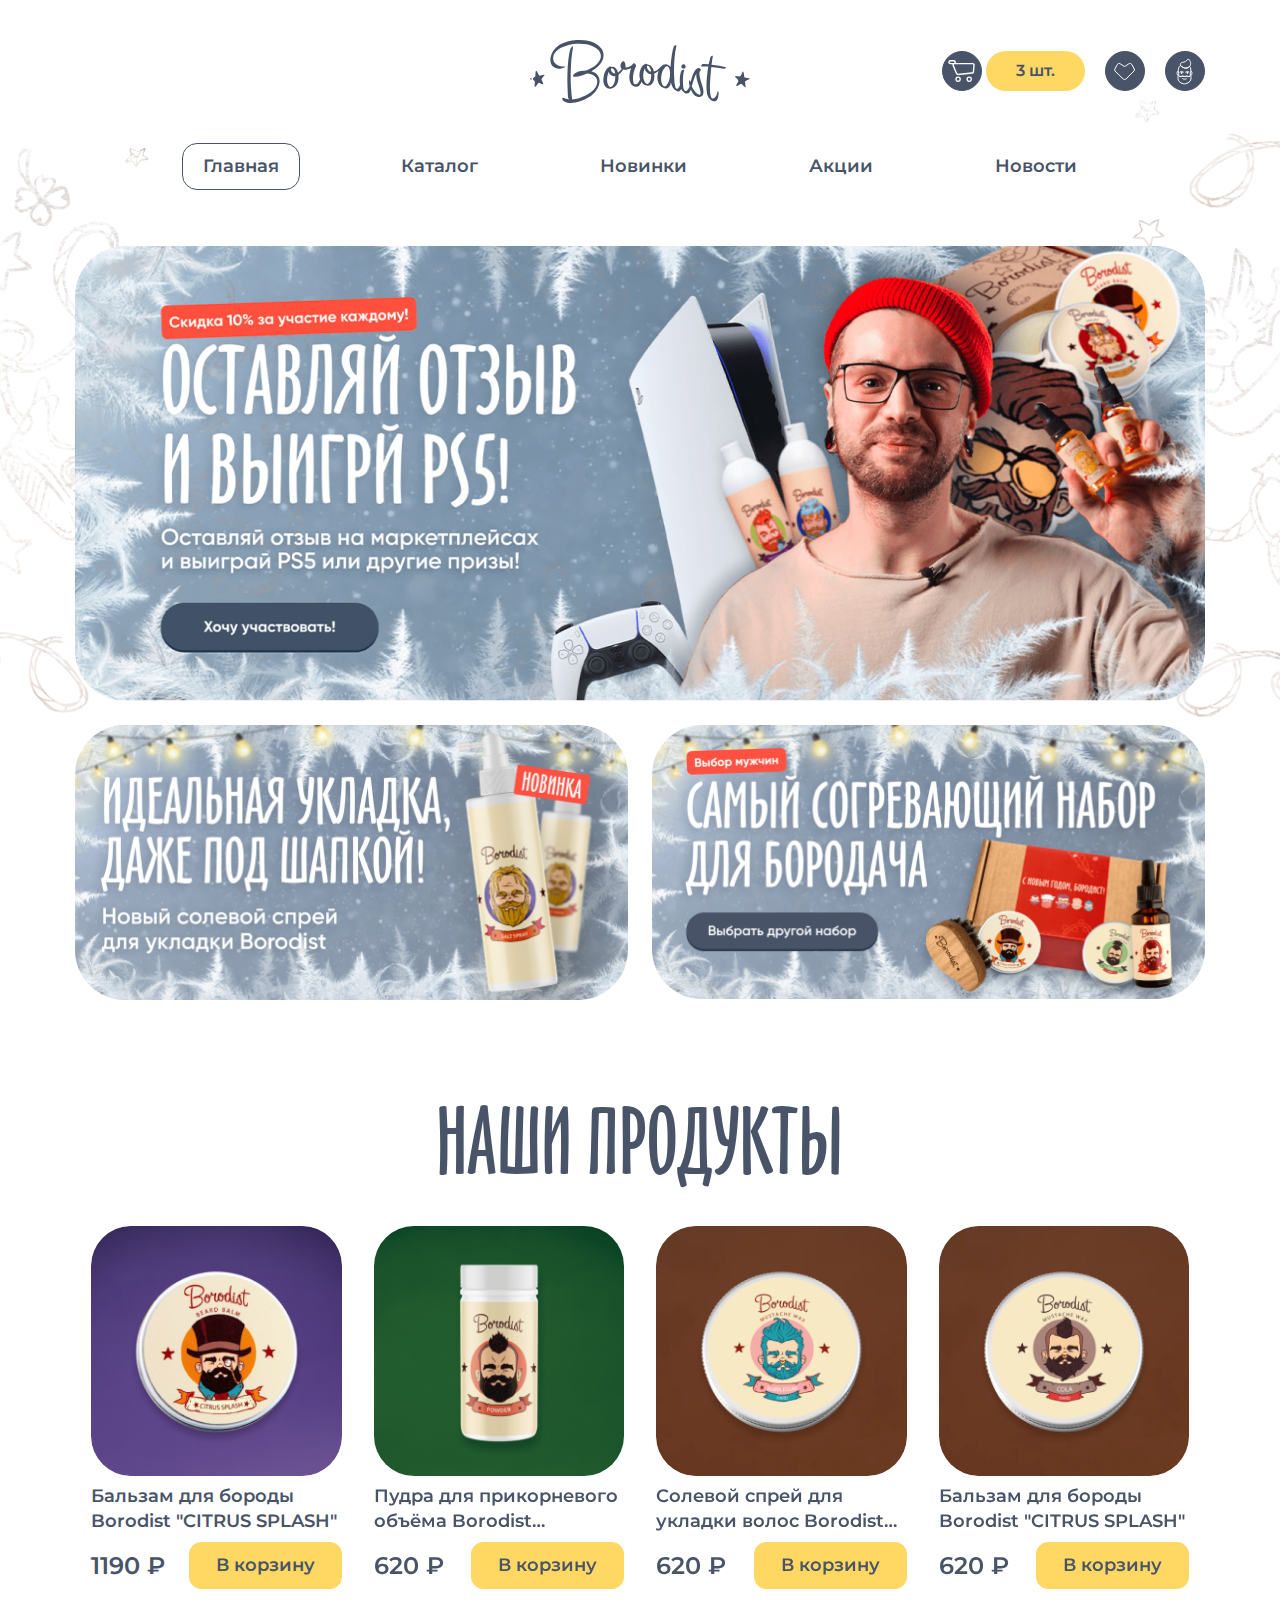
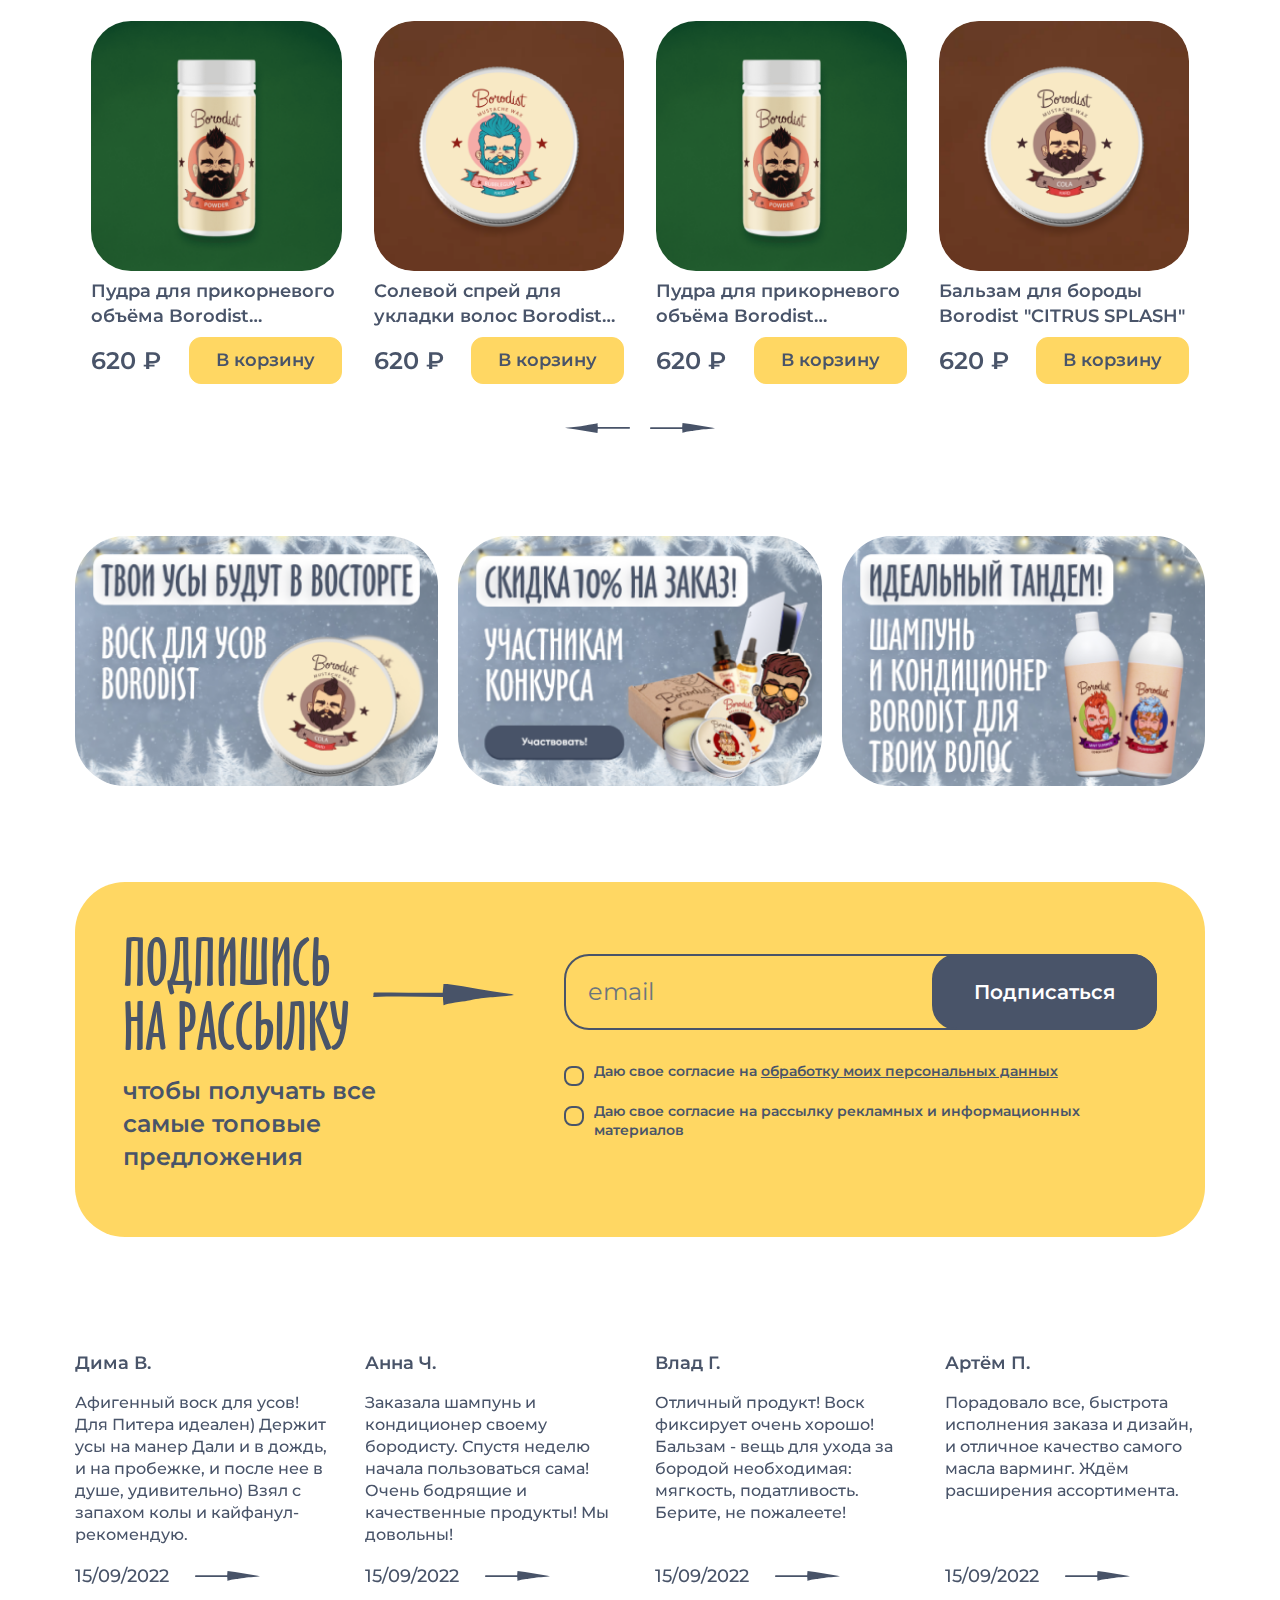
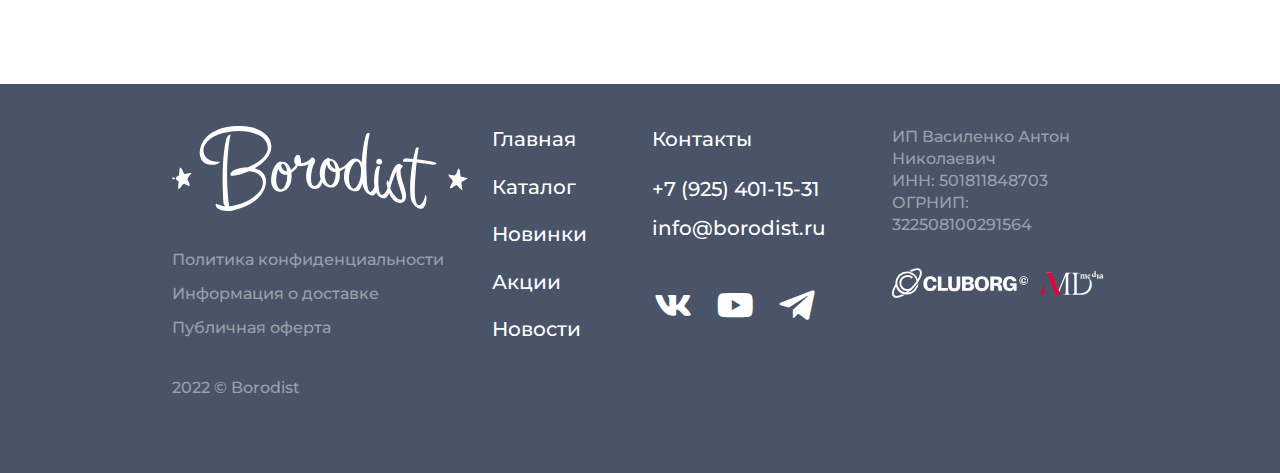
<file: index.html>
<!DOCTYPE html>
<html lang="ru-RU">

<head>
    <meta charset="UTF-8">
    <meta http-equiv="X-UA-Compatible" content="IE=edge">
    <meta name="viewport" content="width=device-width, initial-scale=1.0">
    <title>index</title>

    <link rel="shortcut icon" href="img/favicon.png" type="image/png">

    <link rel="stylesheet" href="css/bootstrap.min.css">
    <link rel="stylesheet" href="css/swiper-bundle.min.css">
    <link rel="stylesheet" href="css/glightbox.min.css">
    <link rel="stylesheet" href="css/style.css">
</head>

<body>

    <!-- Фон -->
    <div class="bg-img-main d-none d-lg-block" style="background-image: url(img/fon.png);"></div>

    <!-- Шапка -->
    <header class="header pt-lg-4">
        <div class="top-menu py-3 mb-3 d-none d-md-block">
            <div class="container">
                <div class="row align-items-center">

                    <div class="col-md-4">
                    </div>

                    <div class="col-md-4">
                        <a class="hover-opacity" href="index.html">
                            <img class="logo mx-auto" src="img/logo.svg" alt="Logo">
                        </a>
                    </div>

                    <div class="col-md-4">
                        <ul class="navbar-button justify-content-end">
                            <li class="nav-item">
                                <a class="btn btn-secondary btn-icon me-1" href="cart.html">
                                    <span class="icon icon-cart"></span>
                                </a>
                                <div class="cart-tool-text">
                                    <span>3 шт.</span>
                                </div>
                            </li>
                            <li class="nav-item">
                                <a class="btn btn-secondary btn-icon" href="whishlist.html">
                                    <span class="icon icon-heart"></span>
                                </a>
                            </li>
                            <li class="nav-item">
                                <a class="btn btn-secondary btn-icon" href="login.html">
                                    <span class="icon icon-login"></span>
                                </a>
                            </li>
                        </ul>
                    </div>
                </div>
            </div>
        </div>
        <nav class="navbar navbar-expand-md py-3 py-md-2">
            <div class="container-fluid">
                <!-- Дубль кнопки-бургера без функционала для того, чтобы логотип был по центру на мобильном экране -->
                <button class="navbar-toggler collapsed" type="button">
                    <span class="icon-bar top-bar bg-transparent"></span>
                    <span class="icon-bar middle-bar bg-transparent"></span>
                    <span class="icon-bar bottom-bar bg-transparent"></span>
                </button>
                <a class="logo d-md-none" href="index.html">
                    <img src="img/logo.svg" alt="Mobile Logo">
                </a>
                <button class="navbar-toggler collapsed" type="button" data-bs-toggle="collapse"
                    data-bs-target="#navbar-toggle-nav-center" aria-controls="navbar-toggle-nav-center"
                    aria-expanded="false" aria-label="Toggle navigation">
                    <span class="icon-bar top-bar"></span>
                    <span class="icon-bar middle-bar"></span>
                    <span class="icon-bar bottom-bar"></span>
                </button>
                <div class="collapse navbar-collapse" id="navbar-toggle-nav-center">
                    <ul class="navbar-nav text-center mx-auto mt-3 mt-md-0">
                        <li class="nav-item">
                            <a href="index.html" class="nav-link active">Главная</a>
                        </li>
                        <li class="nav-item">
                            <a href="shop.html" class="nav-link">Каталог</a>
                        </li>
                        <li class="nav-item">
                            <a href="shop2.html" class="nav-link">Новинки</a>
                        </li>
                        <li class="nav-item">
                            <a href="promotion.html" class="nav-link">Акции</a>
                        </li>
                        <li class="nav-item">
                            <a href="blog.html" class="nav-link">Новости</a>
                        </li>
                    </ul>
                    <ul class="navbar-button justify-content-center mt-3 mb-2 d-md-none">
                        <li class="nav-item">
                            <a class="btn btn-secondary btn-icon me-1" href="cart.html">
                                <span class="icon icon-cart"></span>
                            </a>
                            <div class="cart-tool-text">
                                <span>3 шт.</span>
                            </div>
                        </li>
                        <li class="nav-item">
                            <a class="btn btn-secondary btn-icon" href="whishlist.html">
                                <span class="icon icon-heart"></span>
                            </a>
                        </li>
                        <li class="nav-item">
                            <a class="btn btn-secondary btn-icon" href="login.html">
                                <span class="icon icon-login"></span>
                            </a>
                        </li>
                    </ul>
                </div>
            </div>
        </nav>
    </header>

    <main class="main">

        <!-- Баннеры -->
        <section class="section py-0 pb-md-4 pb-lg-5">
            <div class="container">
                <div class="hero-banners d-none d-lg-block">
                    <div class="row g-4">
                        <div class="col-md-12">
                            <a class="hover-shine" href="shop.html">
                                <img class="w-100 b-radius-15 b-radius-md-25 b-radius-lg-50" src="img/hero-01.png"
                                    alt="">
                            </a>
                        </div>
                        <div class="col-md-6">
                            <a class="hover-shine" href="shop.html">
                                <img class="w-100 b-radius-15 b-radius-md-25 b-radius-lg-50" src="img/cat-01.png"
                                    alt="">
                            </a>
                        </div>
                        <div class="col-md-6">
                            <a class="hover-shine" href="shop.html">
                                <img class="w-100 b-radius-15 b-radius-md-25 b-radius-lg-50" src="img/cat-02.png"
                                    alt="">
                            </a>
                        </div>
                    </div>
                </div>
                <div class="swiper heroSwiper d-lg-none">
                    <div class="swiper-wrapper mb-4">
                        <div class="swiper-slide">
                            <a class="slide-item d-block" href="#">
                                <img class="w-100 b-radius-15 b-radius-md-25 b-radius-lg-50" src="img/cat-01.png"
                                    alt="">
                            </a>
                        </div>
                        <div class="swiper-slide">
                            <a class="slide-item d-block" href="#">
                                <img class="w-100 b-radius-15 b-radius-md-25 b-radius-lg-50" src="img/cat-02.png"
                                    alt="">
                            </a>
                        </div>
                        <div class="swiper-slide">
                            <a class="slide-item d-block" href="#">
                                <img class="w-100 b-radius-15 b-radius-md-25 b-radius-lg-50" src="img/cat-01.png"
                                    alt="">
                            </a>
                        </div>
                    </div>
                    <div class="swiper-pagination bottom-0"></div>
                </div>
            </div>
        </section>

        <!-- Товары -->
        <section class="section py-4 py-lg-5 d-flex align-items-center justify-content-center position-relative">
            <div class="productCardSwiper-prev hover-opacity d-none d-xxl-flex" style="margin-top: 130px;">
                <img src="img/arrow-suda.svg" alt="">
            </div>
            <div class="container mx-xl-0">
                <div class="text-center">
                    <h1 class="h1 ff-title mb-4">Наши продукты</h1>
                </div>
                <!-- Для красивого отображения товаров - выводить строго 12 штук, если будет недостаточно товаров - строчка не заполнится -->
                <div class="swiper productCardSwiper">
                    <div class="swiper-wrapper">
                        <div class="swiper-slide h-auto p-2 p-lg-3">
                            <article class="card product-card h-100">
                                <a class="hover-shine" href="shop-item.html">
                                    <img class="card-img-top b-radius-20 b-radius-lg-40" src="img/item-01.png" alt="">
                                </a>
                                <div class="card-body">
                                    <a class="card-title fw-semibold" href="shop-item.html">Бальзам для бороды Borodist
                                        "CITRUS SPLASH"</a>
                                </div>
                                <div class="card-footer">
                                    <div class="d-flex align-items-center justify-content-between">
                                        <span class="card-price fw-semibold">1190 ₽</span>
                                        <button type="button" class="btn btn-primary" data-bs-toggle="modal"
                                            data-bs-target="#addProduct">В корзину</button>
                                    </div>
                                </div>
                            </article>
                        </div>
                        <div class="swiper-slide h-auto p-2 p-lg-3">
                            <article class="card product-card h-100">
                                <a class="hover-shine" href="shop-item.html">
                                    <img class="card-img-top b-radius-20 b-radius-lg-40" src="img/item-02.png" alt="">
                                </a>
                                <div class="card-body">
                                    <a class="card-title fw-semibold" href="shop-item.html">Пудра для прикорневого
                                        объёма Borodist "VOLUME BOOSTER"</a>
                                </div>
                                <div class="card-footer">
                                    <div class="d-flex align-items-center justify-content-between">
                                        <span class="card-price fw-semibold">620 ₽</span>
                                        <button type="button" class="btn btn-primary" data-bs-toggle="modal"
                                            data-bs-target="#addProduct">В корзину</button>
                                    </div>
                                </div>
                            </article>
                        </div>
                        <div class="swiper-slide h-auto p-2 p-lg-3">
                            <article class="card product-card h-100">
                                <a class="hover-shine" href="shop-item.html">
                                    <img class="card-img-top b-radius-20 b-radius-lg-40" src="img/item-03.png" alt="">
                                </a>
                                <div class="card-body">
                                    <a class="card-title fw-semibold" href="shop-item.html">Солевой спрей для укладки
                                        волос Borodist "SURF'S VIBE"</a>
                                </div>
                                <div class="card-footer">
                                    <div class="d-flex align-items-center justify-content-between">
                                        <span class="card-price fw-semibold">620 ₽</span>
                                        <button type="button" class="btn btn-primary" data-bs-toggle="modal"
                                            data-bs-target="#addProduct">В корзину</button>
                                    </div>
                                </div>
                            </article>
                        </div>
                        <div class="swiper-slide h-auto p-2 p-lg-3">
                            <article class="card product-card h-100">
                                <a class="hover-shine" href="shop-item.html">
                                    <img class="card-img-top b-radius-20 b-radius-lg-40" src="img/item-04.png" alt="">
                                </a>
                                <div class="card-body">
                                    <a class="card-title fw-semibold" href="shop-item.html">Бальзам для бороды Borodist
                                        "CITRUS SPLASH"</a>
                                </div>
                                <div class="card-footer">
                                    <div class="d-flex align-items-center justify-content-between">
                                        <span class="card-price fw-semibold">620 ₽</span>
                                        <button type="button" class="btn btn-primary" data-bs-toggle="modal"
                                            data-bs-target="#addProduct">В корзину</button>
                                    </div>
                                </div>
                            </article>
                        </div>
                        <div class="swiper-slide h-auto p-2 p-lg-3">
                            <article class="card product-card h-100">
                                <a class="hover-shine" href="shop-item.html">
                                    <img class="card-img-top b-radius-20 b-radius-lg-40" src="img/item-01.png" alt="">
                                </a>
                                <div class="card-body">
                                    <a class="card-title fw-semibold" href="shop-item.html">Бальзам для бороды Borodist
                                        "CITRUS SPLASH"</a>
                                </div>
                                <div class="card-footer">
                                    <div class="d-flex align-items-center justify-content-between">
                                        <span class="card-price fw-semibold">620 ₽</span>
                                        <button type="button" class="btn btn-primary" data-bs-toggle="modal"
                                            data-bs-target="#addProduct">В корзину</button>
                                    </div>
                                </div>
                            </article>
                        </div>
                        <div class="swiper-slide h-auto p-2 p-lg-3">
                            <article class="card product-card h-100">
                                <a class="hover-shine" href="shop-item.html">
                                    <img class="card-img-top b-radius-20 b-radius-lg-40" src="img/item-02.png" alt="">
                                </a>
                                <div class="card-body">
                                    <a class="card-title fw-semibold" href="shop-item.html">Пудра для прикорневого
                                        объёма Borodist "VOLUME BOOSTER"</a>
                                </div>
                                <div class="card-footer">
                                    <div class="d-flex align-items-center justify-content-between">
                                        <span class="card-price fw-semibold">620 ₽</span>
                                        <button type="button" class="btn btn-primary" data-bs-toggle="modal"
                                            data-bs-target="#addProduct">В корзину</button>
                                    </div>
                                </div>
                            </article>
                        </div>
                        <div class="swiper-slide h-auto p-2 p-lg-3">
                            <article class="card product-card h-100">
                                <a class="hover-shine" href="shop-item.html">
                                    <img class="card-img-top b-radius-20 b-radius-lg-40" src="img/item-02.png" alt="">
                                </a>
                                <div class="card-body">
                                    <a class="card-title fw-semibold" href="shop-item.html">Пудра для прикорневого
                                        объёма Borodist "VOLUME BOOSTER"</a>
                                </div>
                                <div class="card-footer">
                                    <div class="d-flex align-items-center justify-content-between">
                                        <span class="card-price fw-semibold">620 ₽</span>
                                        <button type="button" class="btn btn-primary" data-bs-toggle="modal"
                                            data-bs-target="#addProduct">В корзину</button>
                                    </div>
                                </div>
                            </article>
                        </div>
                        <div class="swiper-slide h-auto p-2 p-lg-3">
                            <article class="card product-card h-100">
                                <a class="hover-shine" href="shop-item.html">
                                    <img class="card-img-top b-radius-20 b-radius-lg-40" src="img/item-03.png" alt="">
                                </a>
                                <div class="card-body">
                                    <a class="card-title fw-semibold" href="shop-item.html">Солевой спрей для укладки
                                        волос Borodist "SURF'S VIBE"</a>
                                </div>
                                <div class="card-footer">
                                    <div class="d-flex align-items-center justify-content-between">
                                        <span class="card-price fw-semibold">620 ₽</span>
                                        <button type="button" class="btn btn-primary" data-bs-toggle="modal"
                                            data-bs-target="#addProduct">В корзину</button>
                                    </div>
                                </div>
                            </article>
                        </div>
                        <div class="swiper-slide h-auto p-2 p-lg-3">
                            <article class="card product-card h-100">
                                <a class="hover-shine" href="shop-item.html">
                                    <img class="card-img-top b-radius-20 b-radius-lg-40" src="img/item-02.png" alt="">
                                </a>
                                <div class="card-body">
                                    <a class="card-title fw-semibold" href="shop-item.html">Пудра для прикорневого
                                        объёма Borodist "VOLUME BOOSTER"</a>
                                </div>
                                <div class="card-footer">
                                    <div class="d-flex align-items-center justify-content-between">
                                        <span class="card-price fw-semibold">620 ₽</span>
                                        <button type="button" class="btn btn-primary" data-bs-toggle="modal"
                                            data-bs-target="#addProduct">В корзину</button>
                                    </div>
                                </div>
                            </article>
                        </div>
                        <div class="swiper-slide h-auto p-2 p-lg-3">
                            <article class="card product-card h-100">
                                <a class="hover-shine" href="shop-item.html">
                                    <img class="card-img-top b-radius-20 b-radius-lg-40" src="img/item-04.png" alt="">
                                </a>
                                <div class="card-body">
                                    <a class="card-title fw-semibold" href="shop-item.html">Бальзам для бороды Borodist
                                        "CITRUS SPLASH"</a>
                                </div>
                                <div class="card-footer">
                                    <div class="d-flex align-items-center justify-content-between">
                                        <span class="card-price fw-semibold">620 ₽</span>
                                        <button type="button" class="btn btn-primary" data-bs-toggle="modal"
                                            data-bs-target="#addProduct">В корзину</button>
                                    </div>
                                </div>
                            </article>
                        </div>
                        <div class="swiper-slide h-auto p-2 p-lg-3">
                            <article class="card product-card h-100">
                                <a class="hover-shine" href="shop-item.html">
                                    <img class="card-img-top b-radius-20 b-radius-lg-40" src="img/item-03.png" alt="">
                                </a>
                                <div class="card-body">
                                    <a class="card-title fw-semibold" href="shop-item.html">Солевой спрей для укладки
                                        волос Borodist "SURF'S VIBE"</a>
                                </div>
                                <div class="card-footer">
                                    <div class="d-flex align-items-center justify-content-between">
                                        <span class="card-price fw-semibold">620 ₽</span>
                                        <button type="button" class="btn btn-primary" data-bs-toggle="modal"
                                            data-bs-target="#addProduct">В корзину</button>
                                    </div>
                                </div>
                            </article>
                        </div>
                        <div class="swiper-slide h-auto p-2 p-lg-3">
                            <article class="card product-card h-100">
                                <a class="hover-shine" href="shop-item.html">
                                    <img class="card-img-top b-radius-20 b-radius-lg-40" src="img/item-04.png" alt="">
                                </a>
                                <div class="card-body">
                                    <a class="card-title fw-semibold" href="shop-item.html">Бальзам для бороды Borodist
                                        "CITRUS SPLASH"</a>
                                </div>
                                <div class="card-footer">
                                    <div class="d-flex align-items-center justify-content-between">
                                        <span class="card-price fw-semibold">620 ₽</span>
                                        <button type="button" class="btn btn-primary" data-bs-toggle="modal"
                                            data-bs-target="#addProduct">В корзину</button>
                                    </div>
                                </div>
                            </article>
                        </div>
                    </div>
                    <div class="d-flex d-xxl-none align-items-center justify-content-center mt-3">
                        <button type="button" class="btn border-0 px-2 py-0" id="productCardSwiper-prev1"
                            style="transform: rotate(180deg);">
                            <span class="icon icon-arrow"></span>
                        </button>
                        <button type="button" class="btn border-0 px-2 py-0" id="productCardSwiper-next1">
                            <span class="icon icon-arrow"></span>
                        </button>
                    </div>
                </div>
            </div>
            <div class="productCardSwiper-next hover-opacity d-none d-xxl-flex" style="margin-top: 130px;">
                <img src="img/arrow-tuda.svg" alt="">
            </div>
        </section>

        <!-- Акции -->
        <section class="section py-4 py-lg-5">
            <div class="container">
                <div class="swiper promotionSwiper">
                    <div class="swiper-wrapper mb-4 mb-md-0">
                        <div class="swiper-slide h-auto">
                            <a class="hover-shine" href="#">
                                <img class="w-100 b-radius-15 b-radius-md-25 b-radius-lg-50" src="img/akciya-01.png"
                                    alt="">
                            </a>
                        </div>
                        <div class="swiper-slide h-auto">
                            <a class="hover-shine" href="#">
                                <img class="w-100 b-radius-15 b-radius-md-25 b-radius-lg-50" src="img/akciya-02.png"
                                    alt="">
                            </a>
                        </div>
                        <div class="swiper-slide h-auto">
                            <a class="hover-shine" href="#">
                                <img class="w-100 b-radius-15 b-radius-md-25 b-radius-lg-50" src="img/akciya-03.png"
                                    alt="">
                            </a>
                        </div>
                    </div>
                    <div class="swiper-pagination bottom-0 d-md-none"></div>
                </div>
            </div>
        </section>

        <!-- СТА -->
        <section class="section py-4 py-lg-5">
            <div class="container">
                <div class="cta bg-color-yellow b-radius-15 b-radius-md-25 b-radius-lg-50 px-3 px-md-5 py-5">
                    <div class="row gy-3">
                        <div class="col-md-5 col-lg-4 col-xxl-5 text-center text-md-start">
                            <h2 class="cta-title fs-40 fs-md-35 fs-lg-64 ff-title position-relative mb-lg-3"><span class="d-md-block">Подпишись</span> на рассылку
                            </h2>
                            <p class="fs-16 fs-md-13 fs-lg-24 fw-semibold text-lowercase">Чтобы получать все самые топовые предложения</p>
                        </div>
                        <div class="col-md-7 col-lg-7 col-xxl-6 ms-auto">
                            <div class="pt-lg-4">
                                <form class="cta-form" action="#" method="post">
                                    <div class="mb-3 mb-md-2 mb-lg-3 pb-lg-3">
                                        <label class="form-label d-none">email</label>
                                        <input type="email"
                                            class="form-control border border-2 border-grey b-radius-15 b-radius-lg-25"
                                            placeholder="email">
                                        <button type="submit"
                                            class="btn btn-white btn-md-gray b-radius-15 b-radius-lg-25 w-100 w-md-auto">Подписаться</button>
                                    </div>
                                    <div class="d-flex flex-column flex-lg-row justify-content-lg-between">
                                        <div class="pe-3 pe-md-5 pe-lg-3">
                                            <div class="form-check mb-3">
                                                <input type="checkbox" class="form-check-input">
                                                <label class="form-check-label">
                                                    <span>Даю свое согласие на <a class="text-decoration-underline"
                                                            href="policy.html" target="_blank">обработку моих персональных
                                                            данных</a></span>
                                                </label>
                                            </div>
                                            <div class="form-check mb-3">
                                                <input type="checkbox" class="form-check-input">
                                                <label class="form-check-label">
                                                    <span>Даю свое согласие на рассылку рекламных и информационных
                                                        материалов</span>
                                                </label>
                                            </div>
                                        </div>
                                    </div>
                                </form>
                            </div>
                        </div>
                    </div>
                </div>
            </div>
        </section>

        <!-- Отзывы -->
        <section class="section py-4 py-lg-5">
            <div class="container">
                <div class="swiper testimonialSwiper">
                    <div class="swiper-wrapper mb-5 mb-md-0">
                        <div class="swiper-slide h-auto">
                            <article class="card card-testimonial h-100">
                                <div class="card-body">
                                    <p class="fs-16 fs-md-14 fs-lg-18 fw-semibold mb-md-2 mb-lg-3">Дима В.</p>
                                    <p class="fs-16 fs-md-12 fs-lg-16 mb-0">Афигенный воск для усов! Для Питера идеален)
                                        Держит усы на манер Дали и в дождь, и на пробежке, и после нее в душе,
                                        удивительно) Взял с запахом колы и кайфанул-рекомендую.</p>
                                </div>
                                <div class="card-footer">
                                    <div class="d-flex align-items-center">
                                        <span class="fs-16 fs-md-12 fs-lg-18">15/09/2022</span>
                                        <a class="btn readmore-link border-0 px-2 py-0" href="blog-item.html">
                                            <span class="icon icon-arrow testimonial-arrow"></span>
                                        </a>
                                    </div>
                                </div>
                            </article>
                        </div>
                        <div class="swiper-slide h-auto">
                            <article class="card card-testimonial h-100">
                                <div class="card-body">
                                    <p class="fs-16 fs-md-14 fs-lg-18 fw-semibold mb-md-2 mb-lg-3">Анна Ч.</p>
                                    <p class="fs-16 fs-md-12 fs-lg-16 mb-0">Заказала шампунь и кондиционер своему
                                        бородисту. Спустя неделю начала пользоваться сама!Очень бодрящие и качественные
                                        продукты! Мы довольны!</p>
                                </div>
                                <div class="card-footer">
                                    <div class="d-flex align-items-center">
                                        <span class="fs-16 fs-md-12 fs-lg-18">15/09/2022</span>
                                        <a class="btn readmore-link border-0 px-2 py-0" href="blog-item.html">
                                            <span class="icon icon-arrow testimonial-arrow"></span>
                                        </a>
                                    </div>
                                </div>
                            </article>
                        </div>
                        <div class="swiper-slide h-auto">
                            <article class="card card-testimonial h-100">
                                <div class="card-body">
                                    <p class="fs-16 fs-md-14 fs-lg-18 fw-semibold mb-md-2 mb-lg-3">Влад Г.</p>
                                    <p class="fs-16 fs-md-12 fs-lg-16 mb-0">Отличный продукт! Воск фиксирует очень
                                        хорошо!Бальзам - вещь для ухода за бородой необходимая: мягкость, податливость.
                                        Берите, не пожалеете!</p>
                                </div>
                                <div class="card-footer">
                                    <div class="d-flex align-items-center">
                                        <span class="fs-16 fs-md-12 fs-lg-18">15/09/2022</span>
                                        <a class="btn readmore-link border-0 px-2 py-0" href="blog-item.html">
                                            <span class="icon icon-arrow testimonial-arrow"></span>
                                        </a>
                                    </div>
                                </div>
                            </article>
                        </div>
                        <div class="swiper-slide h-auto">
                            <article class="card card-testimonial h-100">
                                <div class="card-body">
                                    <p class="fs-16 fs-md-14 fs-lg-18 fw-semibold mb-md-2 mb-lg-3">Артём П.</p>
                                    <p class="fs-16 fs-md-12 fs-lg-16 mb-0">Порадовало все, быстрота исполнения заказа и
                                        дизайн, и отличное качество самого масла варминг. Ждём расширения ассортимента.
                                    </p>
                                </div>
                                <div class="card-footer">
                                    <div class="d-flex align-items-center">
                                        <span class="fs-16 fs-md-12 fs-lg-18">15/09/2022</span>
                                        <a class="btn readmore-link border-0 px-2 py-0" href="blog-item.html">
                                            <span class="icon icon-arrow testimonial-arrow"></span>
                                        </a>
                                    </div>
                                </div>
                            </article>
                        </div>
                    </div>
                    <div class="swiper-pagination bottom-0 d-md-none"></div>
                </div>
            </div>
        </section>

    </main>

    <!-- Футер -->
    <footer class="footer bg-color-gray color-white">
        <div class="container">
            <div class="row">

                <div class="col-md-2 col-lg-2 order-md-2">

                    <div class="footer-widget d-flex d-md-none justify-content-center justify-content-md-start">
                        <img class="logo" src="img/logo-white.svg" alt="">
                    </div>

                    <div class="footer-widget color-light-gray d-md-none text-center">
                        <p class="footer-inn">ИП Василенко Антон Николаевич<br>
                            ИНН: 501811848703<br>
                            ОГРНИП: 322508100291564
                        </p>
                    </div>

                    <div class="footer-widget">
                        <ul class="footer-main-menu nav flex-row flex-md-column justify-content-center px-5 px-md-0">
                            <li class="nav-item">
                                <a class="nav-link px-2 px-lg-0" href="index.html">Главная</a>
                            </li>
                            <li class="nav-item">
                                <a class="nav-link px-2 px-lg-0" href="shop.html">Каталог</a>
                            </li>
                            <li class="nav-item">
                                <a class="nav-link px-2 px-lg-0" href="shop.html">Новинки</a>
                            </li>
                            <li class="nav-item">
                                <a class="nav-link px-2 px-lg-0" href="promotion.html">Акции</a>
                            </li>
                            <li class="nav-item">
                                <a class="nav-link px-2 px-lg-0" href="blog.html">Новости</a>
                            </li>
                        </ul>
                    </div>

                </div>

                <div class="col-md-3 col-lg-3 order-md-3">

                    <div class="footer-widget">
                        <div class="footer-widget-title d-none d-md-block">
                            <p class="mb-1 mb-lg-3">Контакты</p>
                        </div>
                        <ul class="footer-contacts nav flex-column align-items-center align-items-md-start">
                            <li class="nav-item">
                                <a class="nav-link" href="tel:+79254011531">+7 (925) 401-15-31</a>
                            </li>
                            <li class="nav-item">
                                <a class="nav-link" href="mailto:info@borodist.ru">info@borodist.ru</a>
                            </li>
                        </ul>
                    </div>

                    <div class="footer-widget">
                        <ul class="footer-socials list-inline d-flex justify-content-center justify-content-md-start">
                            <li class="list-inline-item">
                                <a class="" href="#">
                                    <i class="bx bxl-vk"></i>
                                </a>
                            </li>
                            <li class="list-inline-item">
                                <a class="" href="#">
                                    <i class="bx bxl-youtube"></i>
                                </a>
                            </li>
                            <li class="list-inline-item">
                                <a class="" href="#">
                                    <i class="bx bxl-telegram"></i>
                                </a>
                            </li>
                        </ul>
                    </div>

                </div>

                <div class="col-md-3 col-lg-3 order-md-4 d-none d-md-block">

                    <div class="footer-widget color-light-gray d-none d-md-block">
                        <p class="footer-inn">ИП Василенко Антон Николаевич<br>
                            ИНН: 501811848703<br>
                            ОГРНИП: 322508100291564
                        </p>
                    </div>

                    <div class="footer-widget">
                        <ul
                            class="developer-labels d-none d-md-flex list-inline justify-content-center justify-content-md-start">
                            <li class="list-inline-item">
                                <a class="hover-opacity" href="#">
                                    <img src="img/logo-cluborg-white.svg" alt="cluborg">
                                </a>
                            </li>
                            <li class="list-inline-item">
                                <a class="hover-opacity" href="#">
                                    <img src="img/logo-amd.svg" alt="amd">
                                </a>
                            </li>
                        </ul>
                    </div>

                </div>

                <div class="col-md-4 col-lg-4 order-md-1">

                    <div class="footer-widget d-none d-md-flex justify-content-center justify-content-md-start">
                        <img class="logo" src="img/logo-white.svg" alt="">
                    </div>

                    <div class="footer-widget">
                        <ul
                            class="footer-law-menu nav flex-column align-items-center align-items-md-start text-center text-md-start">
                            <li class="nav-item">
                                <a class="nav-link" href="policy.html">Политика конфиденциальности</a>
                            </li>
                            <li class="nav-item">
                                <a class="nav-link" href="dostavka.html">Информация о доставке</a>
                            </li>
                            <li class="nav-item">
                                <a class="nav-link" href="policy.html">Публичная оферта</a>
                            </li>
                        </ul>
                    </div>

                    <div class="footer-widget text-center text-md-start">
                        <p class="copyright">2022 © Borodist</p>
                    </div>

                    <div class="footer-widget">
                        <ul
                            class="developer-labels d-flex d-md-none list-inline justify-content-center justify-content-md-start">
                            <li class="list-inline-item">
                                <a class="hover-opacity" href="#">
                                    <img src="img/logo-cluborg-white.svg" alt="cluborg">
                                </a>
                            </li>
                            <li class="list-inline-item">
                                <a class="hover-opacity" href="#">
                                    <img src="img/logo-amd.svg" alt="amd">
                                </a>
                            </li>
                        </ul>
                    </div>

                </div>

            </div>
        </div>
    </footer>

    <!-- Попап "Товар добавлен" -->
    <div class="modal modal-additem fade" id="addProduct" tabindex="-1" aria-labelledby="eaddProductLabel"
        aria-hidden="true">
        <div class="modal-dialog modal-xl modal-dialog-centered">
            <div class="modal-content b-radius-15 b-radius-md-25 bg-img-top-contain"
                style="background-image: url(img/fon.png);">

                <button type="button" class="btn-close" data-bs-dismiss="modal" aria-label="Close"></button>

                <div class="modal-body">

                    <div class="section-additem">
                        <div class="text-center">
                            <p class="h1 ff-title fs-34 fs-md-50 fs-lg-90 mb-1 mb-lg-4">Товар добавлен в корзину</p>
                        </div>
                        <article class="card card-additem">
                            <div class="card-body">
                                <div class="row g-2 g-md-2 g-lg-3">
                                    <div class="col-3 col-md-4 col-lg-4">
                                        <a class="hover-shine" href="shop-item.html">
                                            <img class="card-img b-radius-15 b-radius-md-20 b-radius-lg-35"
                                                src="img/item-02.png" alt="">
                                        </a>
                                    </div>
                                    <div class="col-9 col-md-8 col-lg-8">
                                        <div class="d-flex flex-column justify-content-between h-100">
                                            <div class="d-flex flex-column justify-content-between justify-content-md-start h-100">
                                                <p class="additem-title fw-semibold"><a href="shop-item.html">Пудра для
                                                        прикорневого объёма Borodist "VOLUME BOOSTER"</a></p>
                                                <p class="additem-price fw-semibold">620 ₽</p>
                                            </div>
                                            <div class="button-box">
                                                <button type="button" class="btn btn-gray"
                                                    data-bs-dismiss="modal">Продолжить покупки</button>
                                                <a class="btn btn-primary" href="cart.html">Перейти в корзину</a>
                                            </div>
                                        </div>
                                    </div>
                                </div>
                            </div>
                        </article>
                    </div>

                    <div class="section-additional mt-2 mt-md-3 mt-lg-5">
                        <div class="text-center">
                            <p class="h2 ff-title fs-34 fs-md-35 fs-lg-64 mb-1 mb-lg-4">Тебе может пригодиться</p>
                        </div>
                        <div class="swiper additionalItemsSwiper">
                            <div class="swiper-wrapper mb-0 mb-md-0">
                                <div class="swiper-slide h-auto p-1 p-md-2">
                                    <article class="card product-card h-100">
                                        <a class="hover-shine" href="shop-item.html">
                                            <img class="card-img-top b-radius-20 b-radius-lg-40" src="img/item-01.png"
                                                alt="">
                                        </a>
                                        <div class="card-body">
                                            <a class="card-title fw-semibold" href="shop-item.html">Бальзам для бороды
                                                Borodist "CITRUS SPLASH"</a>
                                        </div>
                                        <div class="card-footer">
                                            <div class="d-flex align-items-center justify-content-between">
                                                <span class="card-price fw-semibold">1190 ₽</span>
                                                <button type="button" class="btn btn-primary">В корзину</button>
                                            </div>
                                        </div>
                                    </article>
                                </div>
                                <div class="swiper-slide h-auto p-1 p-md-2">
                                    <article class="card product-card h-100">
                                        <a class="hover-shine" href="shop-item.html">
                                            <img class="card-img-top b-radius-20 b-radius-lg-40" src="img/item-01.png"
                                                alt="">
                                        </a>
                                        <div class="card-body">
                                            <a class="card-title fw-semibold" href="shop-item.html">Бальзам для бороды
                                                Borodist "CITRUS SPLASH"</a>
                                        </div>
                                        <div class="card-footer">
                                            <div class="d-flex align-items-center justify-content-between">
                                                <span class="card-price fw-semibold">1190 ₽</span>
                                                <button type="button" class="btn btn-primary">В корзину</button>
                                            </div>
                                        </div>
                                    </article>
                                </div>
                                <div class="swiper-slide h-auto p-1 p-md-2">
                                    <article class="card product-card h-100">
                                        <a class="hover-shine" href="shop-item.html">
                                            <img class="card-img-top b-radius-20 b-radius-lg-40" src="img/item-01.png"
                                                alt="">
                                        </a>
                                        <div class="card-body">
                                            <a class="card-title fw-semibold" href="shop-item.html">Бальзам для бороды
                                                Borodist "CITRUS SPLASH"</a>
                                        </div>
                                        <div class="card-footer">
                                            <div class="d-flex align-items-center justify-content-between">
                                                <span class="card-price fw-semibold">1190 ₽</span>
                                                <button type="button" class="btn btn-primary">В корзину</button>
                                            </div>
                                        </div>
                                    </article>
                                </div>
                            </div>
                            <div class="swiper-pagination bottom-0 d-none d-md-none"></div>
                        </div>
                    </div>

                </div>
            </div>
        </div>
    </div>

    <script src="js/jquery.min.js"></script>
    <script src="js/bootstrap.bundle.min.js"></script>
    <script src="js/swiper-bundle.min.js"></script>
    <script src="js/glightbox.min.js"></script>
    <script src="js/main.js"></script>

</body>

</html>
</file>
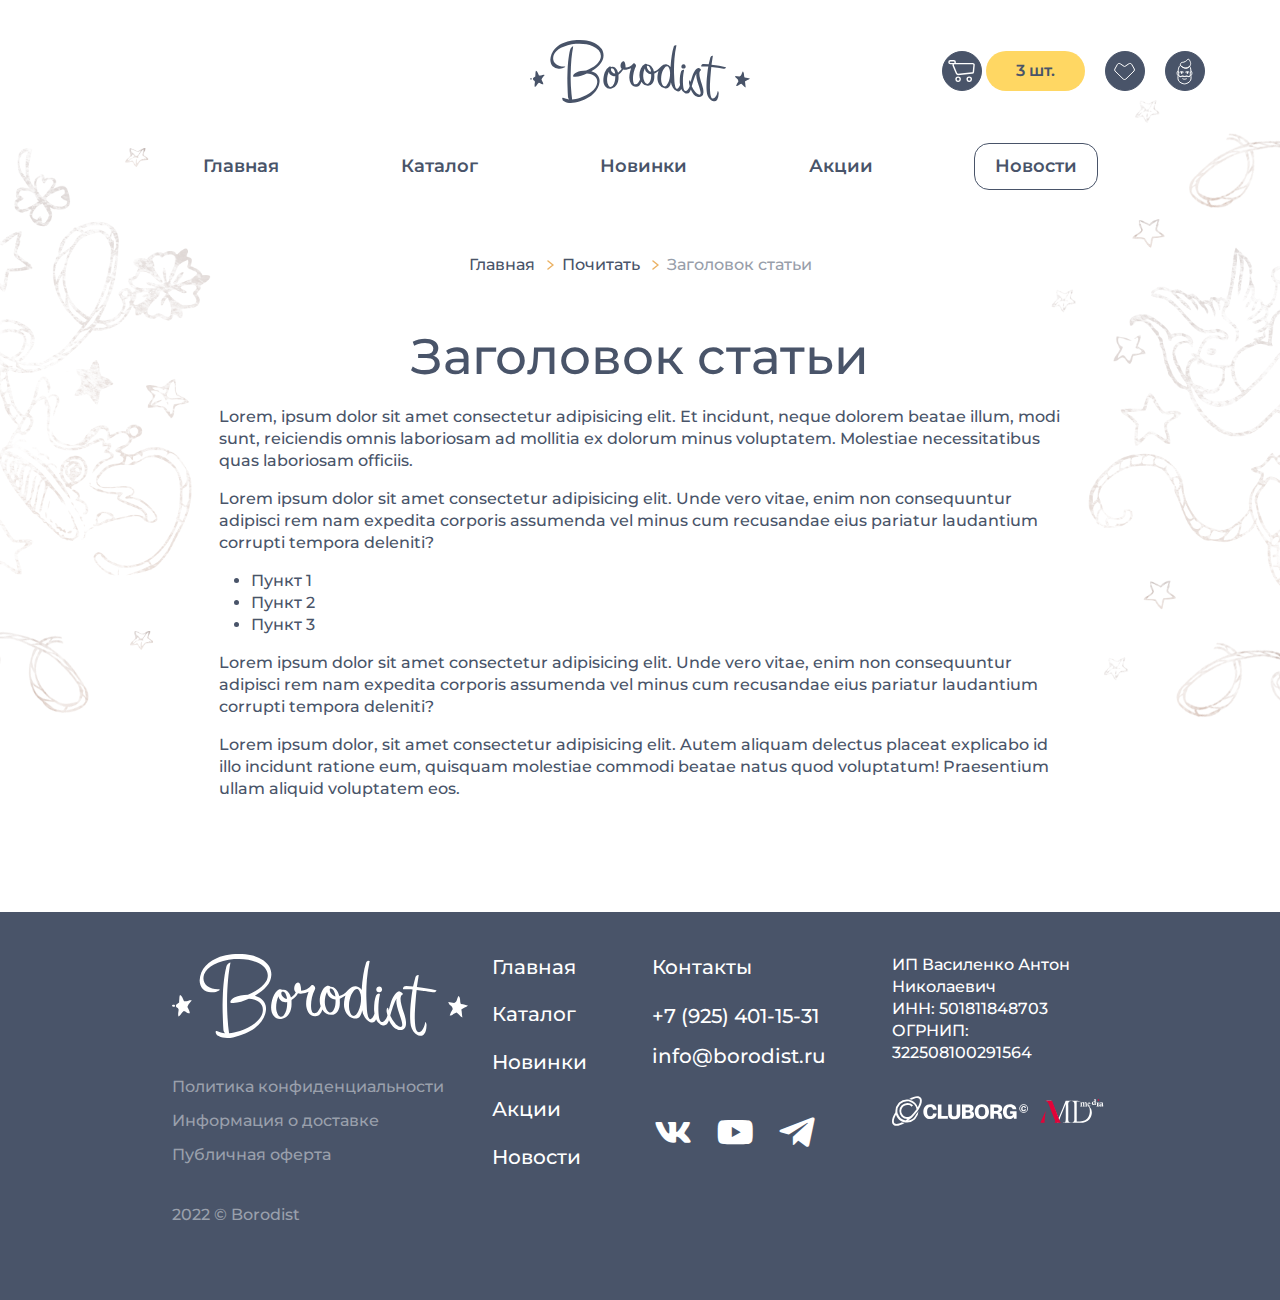
<file: blog-item.html>
<!DOCTYPE html>
<html lang="ru-RU">

<head>
    <meta charset="UTF-8">
    <meta http-equiv="X-UA-Compatible" content="IE=edge">
    <meta name="viewport" content="width=device-width, initial-scale=1.0">
    <title>blog-item</title>

    <link rel="shortcut icon" href="img/favicon.png" type="image/png">

    <link rel="stylesheet" href="css/bootstrap.min.css">
    <link rel="stylesheet" href="css/swiper-bundle.min.css">
    <link rel="stylesheet" href="css/glightbox.min.css">
    <link rel="stylesheet" href="css/style.css">
</head>

<body>

    <!-- Фон -->
    <div class="bg-img-main d-none d-lg-block" style="background-image: url(img/fon.png);"></div>

    <!-- Шапка -->
    <header class="header pt-lg-4">
        <div class="top-menu py-3 mb-3 d-none d-md-block">
            <div class="container">
                <div class="row align-items-center">

                    <div class="col-md-4">
                    </div>

                    <div class="col-md-4">
                        <a class="hover-opacity" href="index.html">
                            <img class="logo mx-auto" src="img/logo.svg" alt="Logo">
                        </a>
                    </div>

                    <div class="col-md-4">
                        <ul class="navbar-button justify-content-end">
                            <li class="nav-item">
                                <a class="btn btn-secondary btn-icon me-1" href="cart.html">
                                    <span class="icon icon-cart"></span>
                                </a>
                                <div class="cart-tool-text">
                                    <span>3 шт.</span>
                                </div>
                            </li>
                            <li class="nav-item">
                                <a class="btn btn-secondary btn-icon" href="whishlist.html">
                                    <span class="icon icon-heart"></span>
                                </a>
                            </li>
                            <li class="nav-item">
                                <a class="btn btn-secondary btn-icon" href="login.html">
                                    <span class="icon icon-login"></span>
                                </a>
                            </li>
                        </ul>
                    </div>
                </div>
            </div>
        </div>
        <nav class="navbar navbar-expand-md py-3 py-md-2">
            <div class="container-fluid">
                <!-- Дубль кнопки-бургера без функционала для того, чтобы логотип был по центру на мобильном экране -->
                <button class="navbar-toggler collapsed" type="button">
                    <span class="icon-bar top-bar bg-transparent"></span>
                    <span class="icon-bar middle-bar bg-transparent"></span>
                    <span class="icon-bar bottom-bar bg-transparent"></span>
                </button>
                <a class="logo d-md-none" href="index.html">
                    <img src="img/logo.svg" alt="Mobile Logo">
                </a>
                <button class="navbar-toggler collapsed" type="button" data-bs-toggle="collapse"
                    data-bs-target="#navbar-toggle-nav-center" aria-controls="navbar-toggle-nav-center"
                    aria-expanded="false" aria-label="Toggle navigation">
                    <span class="icon-bar top-bar"></span>
                    <span class="icon-bar middle-bar"></span>
                    <span class="icon-bar bottom-bar"></span>
                </button>
                <div class="collapse navbar-collapse" id="navbar-toggle-nav-center">
                    <ul class="navbar-nav text-center mx-auto mt-3 mt-md-0">
                        <li class="nav-item">
                            <a href="index.html" class="nav-link">Главная</a>
                        </li>
                        <li class="nav-item">
                            <a href="shop.html" class="nav-link">Каталог</a>
                        </li>
                        <li class="nav-item">
                            <a href="shop2.html" class="nav-link">Новинки</a>
                        </li>
                        <li class="nav-item">
                            <a href="promotion.html" class="nav-link">Акции</a>
                        </li>
                        <li class="nav-item">
                            <a href="blog.html" class="nav-link active">Новости</a>
                        </li>
                    </ul>
                    <ul class="navbar-button justify-content-center mt-3 mb-2 d-md-none">
                        <li class="nav-item">
                            <a class="btn btn-secondary btn-icon me-1" href="cart.html">
                                <span class="icon icon-cart"></span>
                            </a>
                            <div class="cart-tool-text">
                                <span>3 шт.</span>
                            </div>
                        </li>
                        <li class="nav-item">
                            <a class="btn btn-secondary btn-icon" href="whishlist.html">
                                <span class="icon icon-heart"></span>
                            </a>
                        </li>
                        <li class="nav-item">
                            <a class="btn btn-secondary btn-icon" href="login.html">
                                <span class="icon icon-login"></span>
                            </a>
                        </li>
                    </ul>
                </div>
            </div>
        </nav>
    </header>

    <main class="main">

        <!-- Хлебные крошки -->
        <section class="section py-2">
            <div class="container">
                <nav class="d-flex justify-content-center" aria-label="breadcrumb">
                    <ol class="breadcrumb">
                        <li class="breadcrumb-item"><a href="index.html">Главная</a></li>
                        <li class="breadcrumb-item"><a href="blog.html">Почитать</a></li>
                        <li class="breadcrumb-item active" aria-current="page">Заголовок статьи</li>
                    </ol>
                </nav>
            </div>
        </section>

        <!-- Контент -->
        <section class="section py-4 py-lg-5">
            <div class="container">
                <div class="row justify-content-center">
                    <div class="col-md-10 col-lg-9">
                        <div class="blog-wrap">
                            <div class="text-center">
                                <h1 class="fs-40 fs-md-35 fs-lg-50 mb-4">Заголовок статьи</h1>
                            </div>
                            <p>Lorem, ipsum dolor sit amet consectetur adipisicing elit. Et incidunt, neque dolorem beatae illum, modi sunt, reiciendis omnis laboriosam ad mollitia ex dolorum minus voluptatem. Molestiae necessitatibus quas laboriosam officiis.</p>
                            <p>Lorem ipsum dolor sit amet consectetur adipisicing elit. Unde vero vitae, enim non consequuntur adipisci rem nam expedita corporis assumenda vel minus cum recusandae eius pariatur laudantium corrupti tempora deleniti?</p>
                            <ul>
                                <li>Пункт 1</li>
                                <li>Пункт 2</li>
                                <li>Пункт 3</li>
                            </ul>
                            <p>Lorem ipsum dolor sit amet consectetur adipisicing elit. Unde vero vitae, enim non consequuntur adipisci rem nam expedita corporis assumenda vel minus cum recusandae eius pariatur laudantium corrupti tempora deleniti?</p>
                            <p>Lorem ipsum dolor, sit amet consectetur adipisicing elit. Autem aliquam delectus placeat explicabo id illo incidunt ratione eum, quisquam molestiae commodi beatae natus quod voluptatum! Praesentium ullam aliquid voluptatem eos.</p>
                        </div>
                    </div>
                </div>
            </div>
        </section>

    </main>

    <!-- Футер -->
    <footer class="footer bg-color-gray color-white">
        <div class="container">
            <div class="row">

                <div class="col-md-2 col-lg-2 order-md-2">

                    <div class="footer-widget d-flex d-md-none justify-content-center justify-content-md-start">
                        <img class="logo" src="img/logo-white.svg" alt="">
                    </div>

                    <div class="footer-widget d-md-none text-center color-light-gray">
                        <p class="footer-inn">ИП Василенко Антон Николаевич<br>
                            ИНН: 501811848703<br>
                            ОГРНИП: 322508100291564
                        </p>
                    </div>

                    <div class="footer-widget">
                        <ul class="footer-main-menu nav flex-row flex-md-column justify-content-center px-5 px-md-0">
                            <li class="nav-item">
                                <a class="nav-link px-2 px-lg-0" href="index.html">Главная</a>
                            </li>
                            <li class="nav-item">
                                <a class="nav-link px-2 px-lg-0" href="shop.html">Каталог</a>
                            </li>
                            <li class="nav-item">
                                <a class="nav-link px-2 px-lg-0" href="shop.html">Новинки</a>
                            </li>
                            <li class="nav-item">
                                <a class="nav-link px-2 px-lg-0" href="promotion.html">Акции</a>
                            </li>
                            <li class="nav-item">
                                <a class="nav-link px-2 px-lg-0" href="blog.html">Новости</a>
                            </li>
                        </ul>
                    </div>

                </div>

                <div class="col-md-3 col-lg-3 order-md-3">

                    <div class="footer-widget">
                        <div class="footer-widget-title d-none d-md-block">
                            <p class="mb-1 mb-lg-3">Контакты</p>
                        </div>
                        <ul class="footer-contacts nav flex-column align-items-center align-items-md-start">
                            <li class="nav-item">
                                <a class="nav-link" href="tel:+79254011531">+7 (925) 401-15-31</a>
                            </li>
                            <li class="nav-item">
                                <a class="nav-link" href="mailto:info@borodist.ru">info@borodist.ru</a>
                            </li>
                        </ul>
                    </div>

                    <div class="footer-widget">
                        <ul class="footer-socials list-inline d-flex justify-content-center justify-content-md-start">
                            <li class="list-inline-item">
                                <a class="" href="#">
                                    <i class="bx bxl-vk"></i>
                                </a>
                            </li>
                            <li class="list-inline-item">
                                <a class="" href="#">
                                    <i class="bx bxl-youtube"></i>
                                </a>
                            </li>
                            <li class="list-inline-item">
                                <a class="" href="#">
                                    <i class="bx bxl-telegram"></i>
                                </a>
                            </li>
                        </ul>
                    </div>

                </div>

                <div class="col-md-3 col-lg-3 order-md-4 d-none d-md-block">

                    <div class="footer-widget d-none d-md-block">
                        <p class="footer-inn">ИП Василенко Антон Николаевич<br>
                            ИНН: 501811848703<br>
                            ОГРНИП: 322508100291564
                        </p>
                    </div>

                    <div class="footer-widget">
                        <ul
                            class="developer-labels d-none d-md-flex list-inline justify-content-center justify-content-md-start">
                            <li class="list-inline-item">
                                <a class="hover-opacity" href="#">
                                    <img src="img/logo-cluborg-white.svg" alt="cluborg">
                                </a>
                            </li>
                            <li class="list-inline-item">
                                <a class="hover-opacity" href="#">
                                    <img src="img/logo-amd.svg" alt="amd">
                                </a>
                            </li>
                        </ul>
                    </div>

                </div>

                <div class="col-md-4 col-lg-4 order-md-1">

                    <div class="footer-widget d-none d-md-flex justify-content-center justify-content-md-start">
                        <img class="logo" src="img/logo-white.svg" alt="">
                    </div>

                    <div class="footer-widget">
                        <ul
                            class="footer-law-menu nav flex-column align-items-center align-items-md-start text-center text-md-start">
                            <li class="nav-item">
                                <a class="nav-link" href="policy.html">Политика конфиденциальности</a>
                            </li>
                            <li class="nav-item">
                                <a class="nav-link" href="dostavka.html">Информация о доставке</a>
                            </li>
                            <li class="nav-item">
                                <a class="nav-link" href="policy.html">Публичная оферта</a>
                            </li>
                        </ul>
                    </div>

                    <div class="footer-widget text-center text-md-start">
                        <p class="copyright">2022 © Borodist</p>
                    </div>

                    <div class="footer-widget">
                        <ul
                            class="developer-labels d-flex d-md-none list-inline justify-content-center justify-content-md-start">
                            <li class="list-inline-item">
                                <a class="hover-opacity" href="#">
                                    <img src="img/logo-cluborg-white.svg" alt="cluborg">
                                </a>
                            </li>
                            <li class="list-inline-item">
                                <a class="hover-opacity" href="#">
                                    <img src="img/logo-amd.svg" alt="amd">
                                </a>
                            </li>
                        </ul>
                    </div>

                </div>

            </div>
        </div>
    </footer>

    <script src="js/jquery.min.js"></script>
    <script src="js/bootstrap.bundle.min.js"></script>
    <script src="js/swiper-bundle.min.js"></script>
    <script src="js/glightbox.min.js"></script>
    <script src="js/main.js"></script>

</body>

</html>
</file>
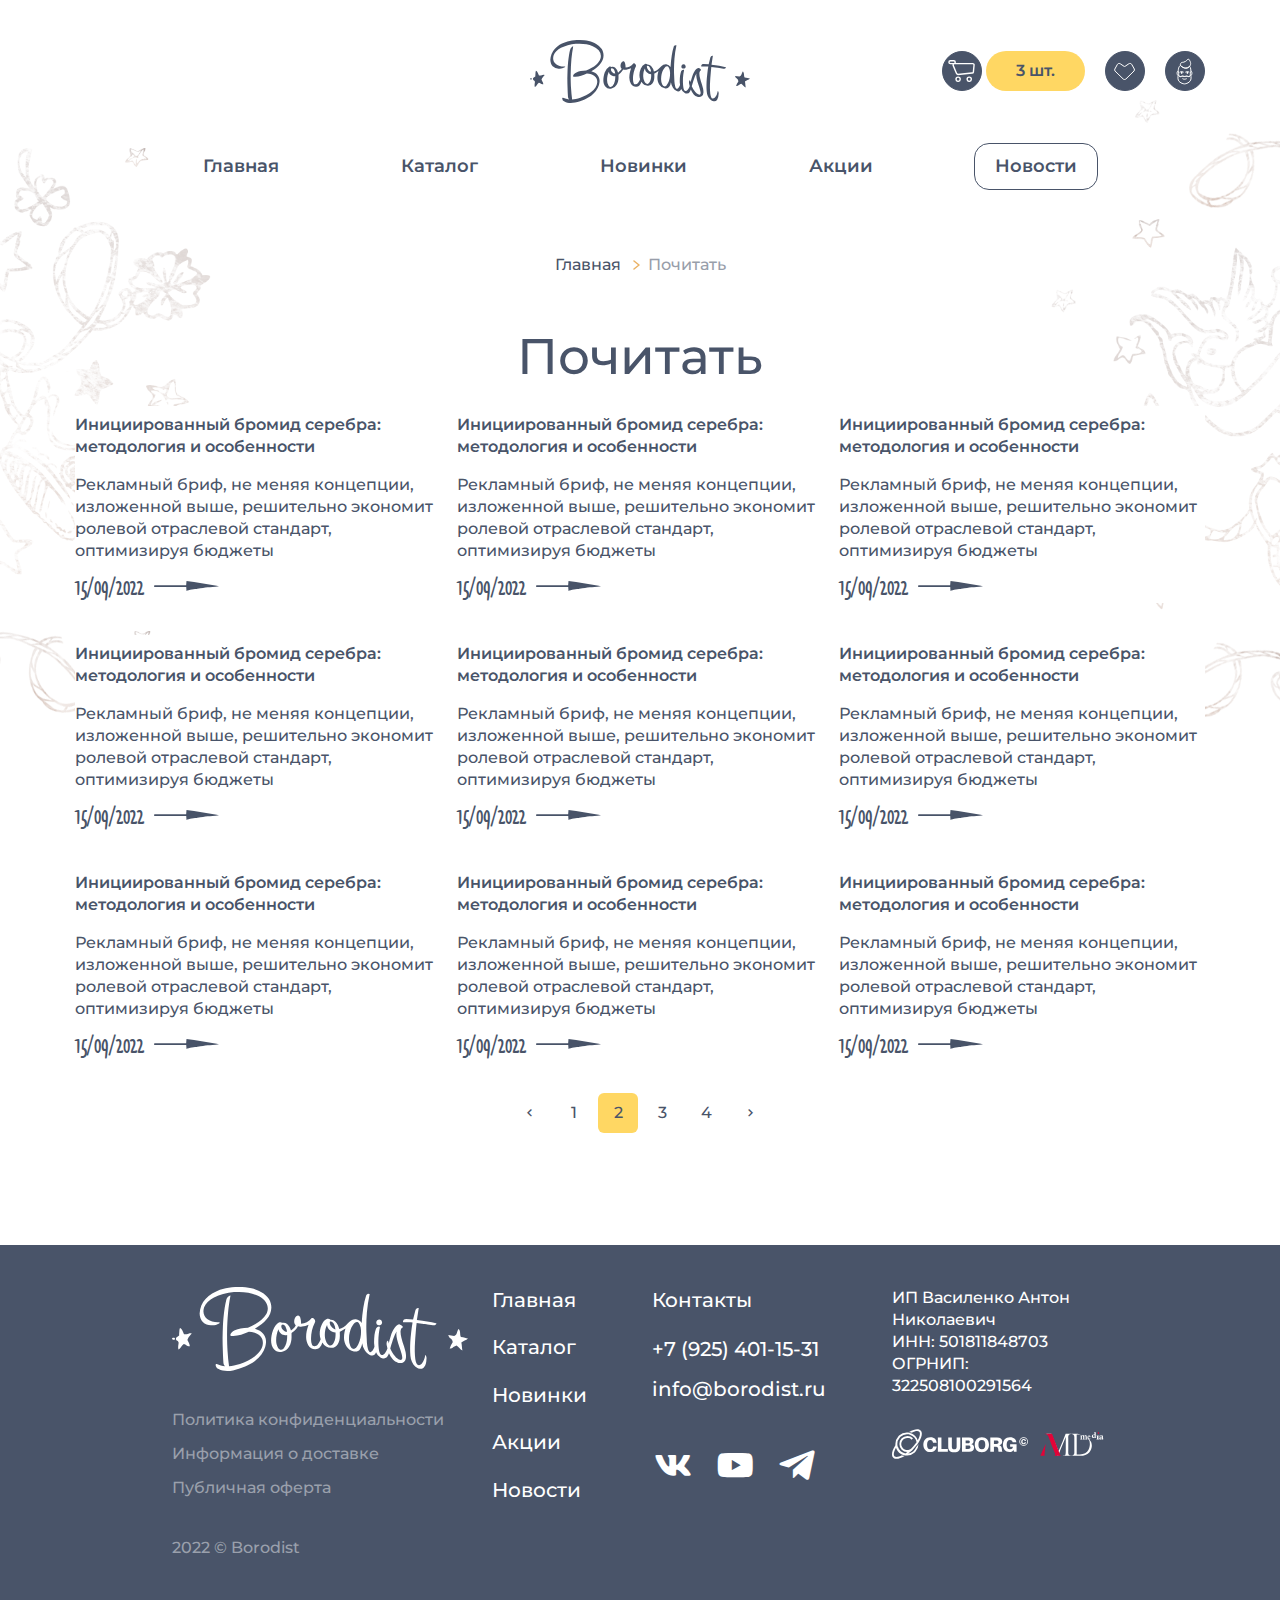
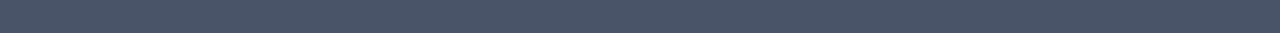
<file: blog.html>
<!DOCTYPE html>
<html lang="ru-RU">

<head>
    <meta charset="UTF-8">
    <meta http-equiv="X-UA-Compatible" content="IE=edge">
    <meta name="viewport" content="width=device-width, initial-scale=1.0">
    <title>blog</title>

    <link rel="shortcut icon" href="img/favicon.png" type="image/png">

    <link rel="stylesheet" href="css/bootstrap.min.css">
    <link rel="stylesheet" href="css/swiper-bundle.min.css">
    <link rel="stylesheet" href="css/glightbox.min.css">
    <link rel="stylesheet" href="css/style.css">
</head>

<body>

    <!-- Фон -->
    <div class="bg-img-main d-none d-lg-block" style="background-image: url(img/fon.png);"></div>

    <!-- Шапка -->
    <header class="header pt-lg-4">
        <div class="top-menu py-3 mb-3 d-none d-md-block">
            <div class="container">
                <div class="row align-items-center">

                    <div class="col-md-4">
                    </div>

                    <div class="col-md-4">
                        <a class="hover-opacity" href="index.html">
                            <img class="logo mx-auto" src="img/logo.svg" alt="Logo">
                        </a>
                    </div>

                    <div class="col-md-4">
                        <ul class="navbar-button justify-content-end">
                            <li class="nav-item">
                                <a class="btn btn-secondary btn-icon me-1" href="cart.html">
                                    <span class="icon icon-cart"></span>
                                </a>
                                <div class="cart-tool-text">
                                    <span>3 шт.</span>
                                </div>
                            </li>
                            <li class="nav-item">
                                <a class="btn btn-secondary btn-icon" href="whishlist.html">
                                    <span class="icon icon-heart"></span>
                                </a>
                            </li>
                            <li class="nav-item">
                                <a class="btn btn-secondary btn-icon" href="login.html">
                                    <span class="icon icon-login"></span>
                                </a>
                            </li>
                        </ul>
                    </div>
                </div>
            </div>
        </div>
        <nav class="navbar navbar-expand-md py-3 py-md-2">
            <div class="container-fluid">
                <!-- Дубль кнопки-бургера без функционала для того, чтобы логотип был по центру на мобильном экране -->
                <button class="navbar-toggler collapsed" type="button">
                    <span class="icon-bar top-bar bg-transparent"></span>
                    <span class="icon-bar middle-bar bg-transparent"></span>
                    <span class="icon-bar bottom-bar bg-transparent"></span>
                </button>
                <a class="logo d-md-none" href="index.html">
                    <img src="img/logo.svg" alt="Mobile Logo">
                </a>
                <button class="navbar-toggler collapsed" type="button" data-bs-toggle="collapse"
                    data-bs-target="#navbar-toggle-nav-center" aria-controls="navbar-toggle-nav-center"
                    aria-expanded="false" aria-label="Toggle navigation">
                    <span class="icon-bar top-bar"></span>
                    <span class="icon-bar middle-bar"></span>
                    <span class="icon-bar bottom-bar"></span>
                </button>
                <div class="collapse navbar-collapse" id="navbar-toggle-nav-center">
                    <ul class="navbar-nav text-center mx-auto mt-3 mt-md-0">
                        <li class="nav-item">
                            <a href="index.html" class="nav-link">Главная</a>
                        </li>
                        <li class="nav-item">
                            <a href="shop.html" class="nav-link">Каталог</a>
                        </li>
                        <li class="nav-item">
                            <a href="shop2.html" class="nav-link">Новинки</a>
                        </li>
                        <li class="nav-item">
                            <a href="promotion.html" class="nav-link">Акции</a>
                        </li>
                        <li class="nav-item">
                            <a href="blog.html" class="nav-link active">Новости</a>
                        </li>
                    </ul>
                    <ul class="navbar-button justify-content-center mt-3 mb-2 d-md-none">
                        <li class="nav-item">
                            <a class="btn btn-secondary btn-icon me-1" href="cart.html">
                                <span class="icon icon-cart"></span>
                            </a>
                            <div class="cart-tool-text">
                                <span>3 шт.</span>
                            </div>
                        </li>
                        <li class="nav-item">
                            <a class="btn btn-secondary btn-icon" href="whishlist.html">
                                <span class="icon icon-heart"></span>
                            </a>
                        </li>
                        <li class="nav-item">
                            <a class="btn btn-secondary btn-icon" href="login.html">
                                <span class="icon icon-login"></span>
                            </a>
                        </li>
                    </ul>
                </div>
            </div>
        </nav>
    </header>

    <main class="main">

        <!-- Хлебные крошки -->
        <section class="section py-2">
            <div class="container">
                <nav class="d-flex justify-content-center" aria-label="breadcrumb">
                    <ol class="breadcrumb">
                        <li class="breadcrumb-item"><a href="index.html">Главная</a></li>
                        <li class="breadcrumb-item active" aria-current="page">Почитать</li>
                    </ol>
                </nav>
            </div>
        </section>

        <!-- Контент -->
        <section class="section py-4 py-lg-5">
            <div class="container">
                <div class="text-center">
                    <h1 class="fs-40 fs-md-35 fs-lg-50 mb-4">Почитать</h1>
                </div>
                <!-- Blog grid -->
                <div class="row gx-2 gx-lg-3 gy-3 row-cols-1 row-cols-md-3 row-cols-lg-3">
                    <!-- Item -->
                    <div class="col pb-3">
                        <article class="card card-blog h-100">
                            <div class="card-body">
                                <p class="fs-20 fs-md-12 fs-lg-16 fw-semibold mb-md-2 mb-lg-3">
                                    <a href="blog-item.html">Инициированный бромид серебра: методология и особенности</a>
                                </p>
                                <p class="fs-16 fs-md-10 fs-lg-16 mb-0">Рекламный бриф, не меняя концепции, изложенной выше, решительно экономит ролевой отраслевой стандарт, оптимизируя бюджеты</p>
                            </div>
                            <div class="card-footer">
                                <div class="d-flex align-items-center">
                                    <span class="ff-title fs-20 fs-md-12 fs-lg-24">15/09/2022</span>
                                    <a class="btn testimonial-link border-0 px-2 py-0" href="blog-item.html">
                                        <span class="icon icon-arrow testimonial-arrow"></span>
                                    </a>
                                </div>
                            </div>
                        </article>
                    </div>
                    <!-- Item -->
                    <div class="col pb-3">
                        <article class="card card-blog h-100">
                            <div class="card-body">
                                <p class="fs-20 fs-md-12 fs-lg-16 fw-semibold mb-md-2 mb-lg-3">
                                    <a href="blog-item.html">Инициированный бромид серебра: методология и особенности</a>
                                </p>
                                <p class="fs-16 fs-md-10 fs-lg-16 mb-0">Рекламный бриф, не меняя концепции, изложенной выше, решительно экономит ролевой отраслевой стандарт, оптимизируя бюджеты</p>
                            </div>
                            <div class="card-footer">
                                <div class="d-flex align-items-center">
                                    <span class="ff-title fs-20 fs-md-12 fs-lg-24">15/09/2022</span>
                                    <a class="btn testimonial-link border-0 px-2 py-0" href="blog-item.html">
                                        <span class="icon icon-arrow testimonial-arrow"></span>
                                    </a>
                                </div>
                            </div>
                        </article>
                    </div>
                    <!-- Item -->
                    <div class="col pb-3">
                        <article class="card card-blog h-100">
                            <div class="card-body">
                                <p class="fs-20 fs-md-12 fs-lg-16 fw-semibold mb-md-2 mb-lg-3">
                                    <a href="blog-item.html">Инициированный бромид серебра: методология и особенности</a>
                                </p>
                                <p class="fs-16 fs-md-10 fs-lg-16 mb-0">Рекламный бриф, не меняя концепции, изложенной выше, решительно экономит ролевой отраслевой стандарт, оптимизируя бюджеты</p>
                            </div>
                            <div class="card-footer">
                                <div class="d-flex align-items-center">
                                    <span class="ff-title fs-20 fs-md-12 fs-lg-24">15/09/2022</span>
                                    <a class="btn testimonial-link border-0 px-2 py-0" href="blog-item.html">
                                        <span class="icon icon-arrow testimonial-arrow"></span>
                                    </a>
                                </div>
                            </div>
                        </article>
                    </div>
                    <!-- Item -->
                    <div class="col pb-3">
                        <article class="card card-blog h-100">
                            <div class="card-body">
                                <p class="fs-20 fs-md-12 fs-lg-16 fw-semibold mb-md-2 mb-lg-3">
                                    <a href="blog-item.html">Инициированный бромид серебра: методология и особенности</a>
                                </p>
                                <p class="fs-16 fs-md-10 fs-lg-16 mb-0">Рекламный бриф, не меняя концепции, изложенной выше, решительно экономит ролевой отраслевой стандарт, оптимизируя бюджеты</p>
                            </div>
                            <div class="card-footer">
                                <div class="d-flex align-items-center">
                                    <span class="ff-title fs-20 fs-md-12 fs-lg-24">15/09/2022</span>
                                    <a class="btn testimonial-link border-0 px-2 py-0" href="blog-item.html">
                                        <span class="icon icon-arrow testimonial-arrow"></span>
                                    </a>
                                </div>
                            </div>
                        </article>
                    </div>
                    <!-- Item -->
                    <div class="col pb-3">
                        <article class="card card-blog h-100">
                            <div class="card-body">
                                <p class="fs-20 fs-md-12 fs-lg-16 fw-semibold mb-md-2 mb-lg-3">
                                    <a href="blog-item.html">Инициированный бромид серебра: методология и особенности</a>
                                </p>
                                <p class="fs-16 fs-md-10 fs-lg-16 mb-0">Рекламный бриф, не меняя концепции, изложенной выше, решительно экономит ролевой отраслевой стандарт, оптимизируя бюджеты</p>
                            </div>
                            <div class="card-footer">
                                <div class="d-flex align-items-center">
                                    <span class="ff-title fs-20 fs-md-12 fs-lg-24">15/09/2022</span>
                                    <a class="btn testimonial-link border-0 px-2 py-0" href="blog-item.html">
                                        <span class="icon icon-arrow testimonial-arrow"></span>
                                    </a>
                                </div>
                            </div>
                        </article>
                    </div>
                    <!-- Item -->
                    <div class="col pb-3">
                        <article class="card card-blog h-100">
                            <div class="card-body">
                                <p class="fs-20 fs-md-12 fs-lg-16 fw-semibold mb-md-2 mb-lg-3">
                                    <a href="blog-item.html">Инициированный бромид серебра: методология и особенности</a>
                                </p>
                                <p class="fs-16 fs-md-10 fs-lg-16 mb-0">Рекламный бриф, не меняя концепции, изложенной выше, решительно экономит ролевой отраслевой стандарт, оптимизируя бюджеты</p>
                            </div>
                            <div class="card-footer">
                                <div class="d-flex align-items-center">
                                    <span class="ff-title fs-20 fs-md-12 fs-lg-24">15/09/2022</span>
                                    <a class="btn testimonial-link border-0 px-2 py-0" href="blog-item.html">
                                        <span class="icon icon-arrow testimonial-arrow"></span>
                                    </a>
                                </div>
                            </div>
                        </article>
                    </div>
                    <!-- Item -->
                    <div class="col pb-3">
                        <article class="card card-blog h-100">
                            <div class="card-body">
                                <p class="fs-20 fs-md-12 fs-lg-16 fw-semibold mb-md-2 mb-lg-3">
                                    <a href="blog-item.html">Инициированный бромид серебра: методология и особенности</a>
                                </p>
                                <p class="fs-16 fs-md-10 fs-lg-16 mb-0">Рекламный бриф, не меняя концепции, изложенной выше, решительно экономит ролевой отраслевой стандарт, оптимизируя бюджеты</p>
                            </div>
                            <div class="card-footer">
                                <div class="d-flex align-items-center">
                                    <span class="ff-title fs-20 fs-md-12 fs-lg-24">15/09/2022</span>
                                    <a class="btn testimonial-link border-0 px-2 py-0" href="blog-item.html">
                                        <span class="icon icon-arrow testimonial-arrow"></span>
                                    </a>
                                </div>
                            </div>
                        </article>
                    </div>
                    <!-- Item -->
                    <div class="col pb-3">
                        <article class="card card-blog h-100">
                            <div class="card-body">
                                <p class="fs-20 fs-md-12 fs-lg-16 fw-semibold mb-md-2 mb-lg-3">
                                    <a href="blog-item.html">Инициированный бромид серебра: методология и особенности</a>
                                </p>
                                <p class="fs-16 fs-md-10 fs-lg-16 mb-0">Рекламный бриф, не меняя концепции, изложенной выше, решительно экономит ролевой отраслевой стандарт, оптимизируя бюджеты</p>
                            </div>
                            <div class="card-footer">
                                <div class="d-flex align-items-center">
                                    <span class="ff-title fs-20 fs-md-12 fs-lg-24">15/09/2022</span>
                                    <a class="btn testimonial-link border-0 px-2 py-0" href="blog-item.html">
                                        <span class="icon icon-arrow testimonial-arrow"></span>
                                    </a>
                                </div>
                            </div>
                        </article>
                    </div>
                    <!-- Item -->
                    <div class="col pb-3">
                        <article class="card card-blog h-100">
                            <div class="card-body">
                                <p class="fs-20 fs-md-12 fs-lg-16 fw-semibold mb-md-2 mb-lg-3">
                                    <a href="blog-item.html">Инициированный бромид серебра: методология и особенности</a>
                                </p>
                                <p class="fs-16 fs-md-10 fs-lg-16 mb-0">Рекламный бриф, не меняя концепции, изложенной выше, решительно экономит ролевой отраслевой стандарт, оптимизируя бюджеты</p>
                            </div>
                            <div class="card-footer">
                                <div class="d-flex align-items-center">
                                    <span class="ff-title fs-20 fs-md-12 fs-lg-24">15/09/2022</span>
                                    <a class="btn testimonial-link border-0 px-2 py-0" href="blog-item.html">
                                        <span class="icon icon-arrow testimonial-arrow"></span>
                                    </a>
                                </div>
                            </div>
                        </article>
                    </div>
                </div>
                <!-- Pagination -->
                <nav class="mt-2 mt-md-3" aria-label="Page navigation">
                    <ul class="pagination justify-content-center">
                        <li class="page-item">
                            <a href="#" class="page-link">
                                <i class="bx bx-chevron-left mx-n1"></i>
                            </a>
                        </li>
                        <li class="page-item disabled d-md-none">
                            <span class="page-link text-body">2 / 4</span>
                        </li>
                        <li class="page-item d-none d-md-block">
                            <a href="#" class="page-link">1</a>
                        </li>
                        <li class="page-item active d-none d-md-block" aria-current="page">
                            <span class="page-link">
                                2
                                <span class="visually-hidden">(current)</span>
                            </span>
                        </li>
                        <li class="page-item d-none d-md-block">
                            <a href="#" class="page-link">3</a>
                        </li>
                        <li class="page-item d-none d-md-block">
                            <a href="#" class="page-link">4</a>
                        </li>
                        <li class="page-item">
                            <a href="#" class="page-link">
                                <i class="bx bx-chevron-right mx-n1"></i>
                            </a>
                        </li>
                    </ul>
                </nav>
            </div>
        </section>

    </main>

    <!-- Футер -->
    <footer class="footer bg-color-gray color-white">
        <div class="container">
            <div class="row">

                <div class="col-md-2 col-lg-2 order-md-2">

                    <div class="footer-widget d-flex d-md-none justify-content-center justify-content-md-start">
                        <img class="logo" src="img/logo-white.svg" alt="">
                    </div>

                    <div class="footer-widget d-md-none text-center color-light-gray">
                        <p class="footer-inn">ИП Василенко Антон Николаевич<br>
                            ИНН: 501811848703<br>
                            ОГРНИП: 322508100291564
                        </p>
                    </div>

                    <div class="footer-widget">
                        <ul class="footer-main-menu nav flex-row flex-md-column justify-content-center px-5 px-md-0">
                            <li class="nav-item">
                                <a class="nav-link px-2 px-lg-0" href="index.html">Главная</a>
                            </li>
                            <li class="nav-item">
                                <a class="nav-link px-2 px-lg-0" href="shop.html">Каталог</a>
                            </li>
                            <li class="nav-item">
                                <a class="nav-link px-2 px-lg-0" href="shop.html">Новинки</a>
                            </li>
                            <li class="nav-item">
                                <a class="nav-link px-2 px-lg-0" href="promotion.html">Акции</a>
                            </li>
                            <li class="nav-item">
                                <a class="nav-link px-2 px-lg-0" href="blog.html">Новости</a>
                            </li>
                        </ul>
                    </div>

                </div>

                <div class="col-md-3 col-lg-3 order-md-3">

                    <div class="footer-widget">
                        <div class="footer-widget-title d-none d-md-block">
                            <p class="mb-1 mb-lg-3">Контакты</p>
                        </div>
                        <ul class="footer-contacts nav flex-column align-items-center align-items-md-start">
                            <li class="nav-item">
                                <a class="nav-link" href="tel:+79254011531">+7 (925) 401-15-31</a>
                            </li>
                            <li class="nav-item">
                                <a class="nav-link" href="mailto:info@borodist.ru">info@borodist.ru</a>
                            </li>
                        </ul>
                    </div>

                    <div class="footer-widget">
                        <ul class="footer-socials list-inline d-flex justify-content-center justify-content-md-start">
                            <li class="list-inline-item">
                                <a class="" href="#">
                                    <i class="bx bxl-vk"></i>
                                </a>
                            </li>
                            <li class="list-inline-item">
                                <a class="" href="#">
                                    <i class="bx bxl-youtube"></i>
                                </a>
                            </li>
                            <li class="list-inline-item">
                                <a class="" href="#">
                                    <i class="bx bxl-telegram"></i>
                                </a>
                            </li>
                        </ul>
                    </div>

                </div>

                <div class="col-md-3 col-lg-3 order-md-4 d-none d-md-block">

                    <div class="footer-widget d-none d-md-block">
                        <p class="footer-inn">ИП Василенко Антон Николаевич<br>
                            ИНН: 501811848703<br>
                            ОГРНИП: 322508100291564
                        </p>
                    </div>

                    <div class="footer-widget">
                        <ul
                            class="developer-labels d-none d-md-flex list-inline justify-content-center justify-content-md-start">
                            <li class="list-inline-item">
                                <a class="hover-opacity" href="#">
                                    <img src="img/logo-cluborg-white.svg" alt="cluborg">
                                </a>
                            </li>
                            <li class="list-inline-item">
                                <a class="hover-opacity" href="#">
                                    <img src="img/logo-amd.svg" alt="amd">
                                </a>
                            </li>
                        </ul>
                    </div>

                </div>

                <div class="col-md-4 col-lg-4 order-md-1">

                    <div class="footer-widget d-none d-md-flex justify-content-center justify-content-md-start">
                        <img class="logo" src="img/logo-white.svg" alt="">
                    </div>

                    <div class="footer-widget">
                        <ul
                            class="footer-law-menu nav flex-column align-items-center align-items-md-start text-center text-md-start">
                            <li class="nav-item">
                                <a class="nav-link" href="policy.html">Политика конфиденциальности</a>
                            </li>
                            <li class="nav-item">
                                <a class="nav-link" href="dostavka.html">Информация о доставке</a>
                            </li>
                            <li class="nav-item">
                                <a class="nav-link" href="policy.html">Публичная оферта</a>
                            </li>
                        </ul>
                    </div>

                    <div class="footer-widget text-center text-md-start">
                        <p class="copyright">2022 © Borodist</p>
                    </div>

                    <div class="footer-widget">
                        <ul
                            class="developer-labels d-flex d-md-none list-inline justify-content-center justify-content-md-start">
                            <li class="list-inline-item">
                                <a class="hover-opacity" href="#">
                                    <img src="img/logo-cluborg-white.svg" alt="cluborg">
                                </a>
                            </li>
                            <li class="list-inline-item">
                                <a class="hover-opacity" href="#">
                                    <img src="img/logo-amd.svg" alt="amd">
                                </a>
                            </li>
                        </ul>
                    </div>

                </div>

            </div>
        </div>
    </footer>

    <script src="js/jquery.min.js"></script>
    <script src="js/bootstrap.bundle.min.js"></script>
    <script src="js/swiper-bundle.min.js"></script>
    <script src="js/glightbox.min.js"></script>
    <script src="js/main.js"></script>

</body>

</html>
</file>
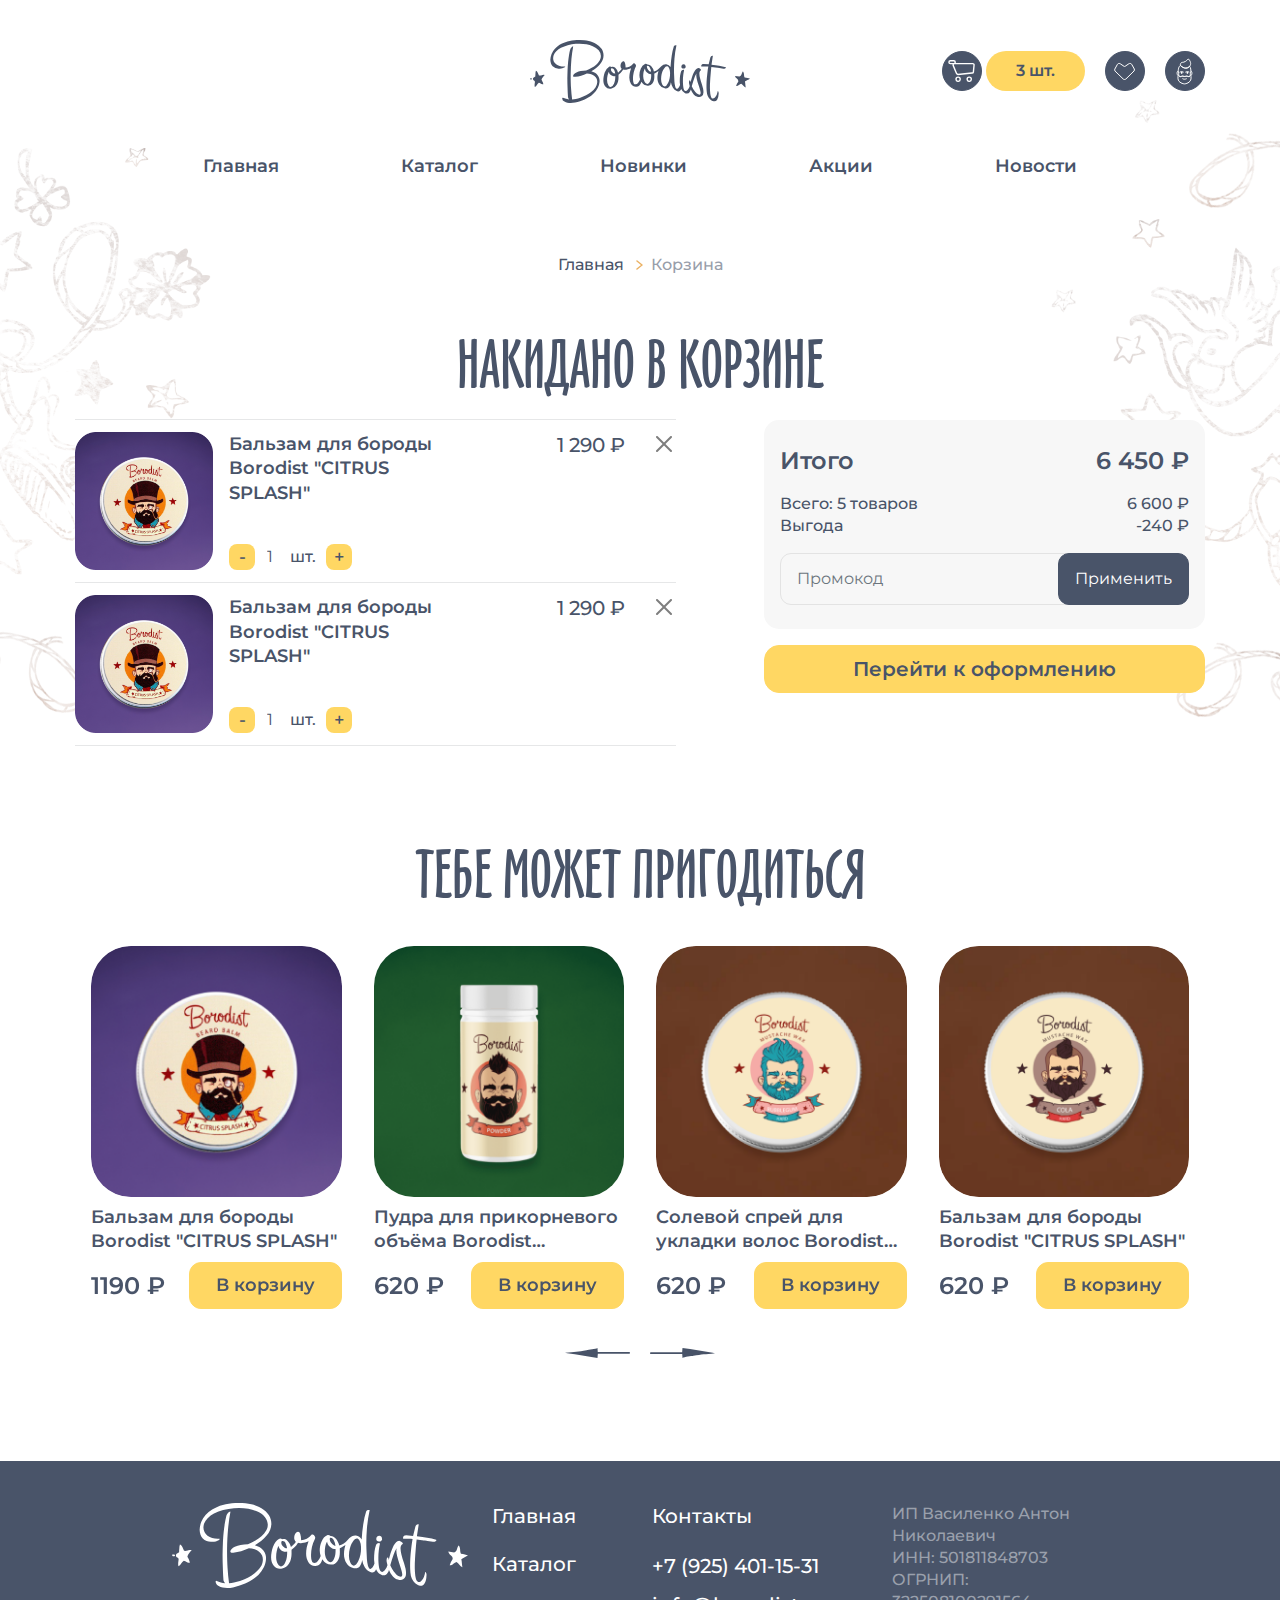
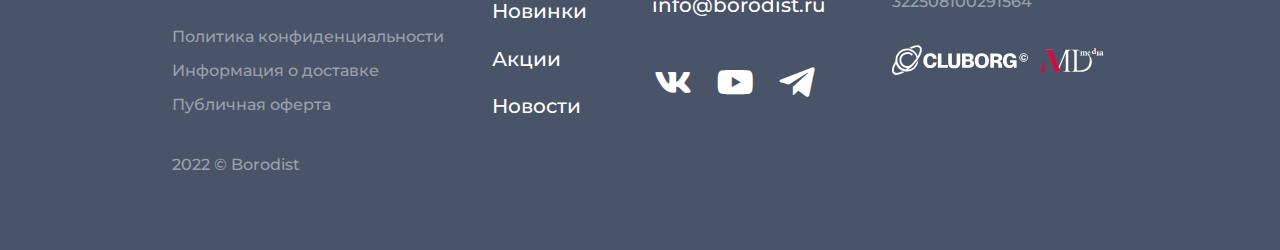
<file: cart.html>
<!DOCTYPE html>
<html lang="ru-RU">

<head>
    <meta charset="UTF-8">
    <meta http-equiv="X-UA-Compatible" content="IE=edge">
    <meta name="viewport" content="width=device-width, initial-scale=1.0">
    <title>cart</title>

    <link rel="shortcut icon" href="img/favicon.png" type="image/png">

    <link rel="stylesheet" href="css/bootstrap.min.css">
    <link rel="stylesheet" href="css/swiper-bundle.min.css">
    <link rel="stylesheet" href="css/glightbox.min.css">
    <link rel="stylesheet" href="css/style.css">
</head>

<body>

    <!-- Фон -->
    <div class="bg-img-main d-none d-lg-block" style="background-image: url(img/fon.png);"></div>

    <!-- Шапка -->
    <header class="header pt-lg-4">
        <div class="top-menu py-3 mb-3 d-none d-md-block">
            <div class="container">
                <div class="row align-items-center">

                    <div class="col-md-4">
                    </div>

                    <div class="col-md-4">
                        <a class="hover-opacity" href="index.html">
                            <img class="logo mx-auto" src="img/logo.svg" alt="Logo">
                        </a>
                    </div>

                    <div class="col-md-4">
                        <ul class="navbar-button justify-content-end">
                            <li class="nav-item">
                                <a class="btn btn-secondary btn-icon me-1" href="cart.html">
                                    <span class="icon icon-cart"></span>
                                </a>
                                <div class="cart-tool-text">
                                    <span>3 шт.</span>
                                </div>
                            </li>
                            <li class="nav-item">
                                <a class="btn btn-secondary btn-icon" href="whishlist.html">
                                    <span class="icon icon-heart"></span>
                                </a>
                            </li>
                            <li class="nav-item">
                                <a class="btn btn-secondary btn-icon" href="login.html">
                                    <span class="icon icon-login"></span>
                                </a>
                            </li>
                        </ul>
                    </div>
                </div>
            </div>
        </div>
        <nav class="navbar navbar-expand-md py-3 py-md-2">
            <div class="container-fluid">
                <!-- Дубль кнопки-бургера без функционала для того, чтобы логотип был по центру на мобильном экране -->
                <button class="navbar-toggler collapsed" type="button">
                    <span class="icon-bar top-bar bg-transparent"></span>
                    <span class="icon-bar middle-bar bg-transparent"></span>
                    <span class="icon-bar bottom-bar bg-transparent"></span>
                </button>
                <a class="logo d-md-none" href="index.html">
                    <img src="img/logo.svg" alt="Mobile Logo">
                </a>
                <button class="navbar-toggler collapsed" type="button" data-bs-toggle="collapse"
                    data-bs-target="#navbar-toggle-nav-center" aria-controls="navbar-toggle-nav-center"
                    aria-expanded="false" aria-label="Toggle navigation">
                    <span class="icon-bar top-bar"></span>
                    <span class="icon-bar middle-bar"></span>
                    <span class="icon-bar bottom-bar"></span>
                </button>
                <div class="collapse navbar-collapse" id="navbar-toggle-nav-center">
                    <ul class="navbar-nav text-center mx-auto mt-3 mt-md-0">
                        <li class="nav-item">
                            <a href="index.html" class="nav-link">Главная</a>
                        </li>
                        <li class="nav-item">
                            <a href="shop.html" class="nav-link">Каталог</a>
                        </li>
                        <li class="nav-item">
                            <a href="shop2.html" class="nav-link">Новинки</a>
                        </li>
                        <li class="nav-item">
                            <a href="promotion.html" class="nav-link">Акции</a>
                        </li>
                        <li class="nav-item">
                            <a href="blog.html" class="nav-link">Новости</a>
                        </li>
                    </ul>
                    <ul class="navbar-button justify-content-center mt-3 mb-2 d-md-none">
                        <li class="nav-item">
                            <a class="btn btn-secondary btn-icon me-1" href="cart.html">
                                <span class="icon icon-cart"></span>
                            </a>
                            <div class="cart-tool-text">
                                <span>3 шт.</span>
                            </div>
                        </li>
                        <li class="nav-item">
                            <a class="btn btn-secondary btn-icon" href="whishlist.html">
                                <span class="icon icon-heart"></span>
                            </a>
                        </li>
                        <li class="nav-item">
                            <a class="btn btn-secondary btn-icon" href="login.html">
                                <span class="icon icon-login"></span>
                            </a>
                        </li>
                    </ul>
                </div>
            </div>
        </nav>
    </header>

    <main class="main">

        <!-- Хлебные крошки -->
        <section class="section py-2">
            <div class="container">
                <nav class="d-flex justify-content-center" aria-label="breadcrumb">
                    <ol class="breadcrumb">
                        <li class="breadcrumb-item"><a href="index.html">Главная</a></li>
                        <li class="breadcrumb-item active" aria-current="page">Корзина</li>
                    </ol>
                </nav>
            </div>
        </section>

        <!-- Контент -->
        <section class="section py-4 py-lg-5">
            <div class="container">
                <div class="text-center">
                    <h1 class="h2 ff-title mb-4">Накидано в корзине</h1>
                </div>

                <div class="row gy-4">

                    <div class="col-lg-7">
                        <div class="cart-body pe-xl-5">
                            <!-- Product-->
                            <div class="card card-cart-item">
                                <div class="card-body">
                                    <div class="row g-3">
                                        <div class="col-3 col-md-3">
                                            <a class="hover-shine" href="shop-item.html">
                                                <img class="card-img" src="img/item-01.png" alt="...">
                                            </a>
                                        </div>
                                        <div class="col-6 col-md-5">
                                            <div class="d-flex flex-column justify-content-between h-100">
                                                <p class="card-title fs-16 fs-md-16 fs-lg-18 mb-0">
                                                    <a href="shop-item.html">Бальзам для бороды Borodist "CITRUS SPLASH"</a>
                                                </p>
                                                <div class="number-quantity" data-step="1" data-min="1" data-max="100">
                                                    <input class="number-text" type="text" name="count" value="1">
                                                    <span class="number-unit">шт.</span>
                                                    <a href="#" class="number-minus">-</a>
                                                    <a href="#" class="number-plus">+</a>
                                                </div>
                                            </div>
                                        </div>
                                        <div class="col-md-3 d-none d-md-block text-end">
                                            <span class="fs-16 fs-md-16 fs-lg-20">1 290 ₽</span>
                                        </div>
                                        <div class="col-3 col-md-1 text-end">
                                            <div class="d-flex flex-column align-items-end justify-content-between h-100">
                                                <button type="button" class="btn-close"></button>
                                                <div class="cart-price d-md-none">
                                                    <span class="fs-14">1 290 ₽</span>
                                                </div>
                                            </div>
                                        </div>
                                    </div>
                                </div>
                            </div>
                            <!-- Product-->
                            <div class="card card-cart-item">
                                <div class="card-body">
                                    <div class="row g-3">
                                        <div class="col-3 col-md-3">
                                            <a class="hover-shine" href="shop-item.html">
                                                <img class="card-img" src="img/item-01.png" alt="...">
                                            </a>
                                        </div>
                                        <div class="col-6 col-md-5">
                                            <div class="d-flex flex-column justify-content-between h-100">
                                                <p class="card-title fs-16 fs-md-16 fs-lg-18 mb-0">
                                                    <a href="shop-item.html">Бальзам для бороды Borodist "CITRUS SPLASH"</a>
                                                </p>
                                                <div class="number-quantity" data-step="1" data-min="1" data-max="100">
                                                    <input class="number-text" type="text" name="count" value="1">
                                                    <span class="number-unit">шт.</span>
                                                    <a href="#" class="number-minus">-</a>
                                                    <a href="#" class="number-plus">+</a>
                                                </div>
                                            </div>
                                        </div>
                                        <div class="col-md-3 d-none d-md-block text-end">
                                            <span class="fs-16 fs-md-16 fs-lg-20">1 290 ₽</span>
                                        </div>
                                        <div class="col-3 col-md-1 text-end">
                                            <div class="d-flex flex-column align-items-end justify-content-between h-100">
                                                <button type="button" class="btn-close"></button>
                                                <div class="cart-price d-md-none">
                                                    <span class="fs-14">1 290 ₽</span>
                                                </div>
                                            </div>
                                        </div>
                                    </div>
                                </div>
                            </div>
                        </div>
                    </div>

                    <div class="col-lg-5">
                        <div class="ms-lg-3">
                            <div class="bg-color-light-gray2 b-radius-15 p-4 px-3 mb-3">
                                <div class="d-flex align-items-center justify-content-between mb-2 mb-md-3">
                                    <span class="fs-16 fs-md-20 fs-lg-24 fw-semibold">Итого</span>
                                    <span class="fs-16 fs-md-20 fs-lg-24 fw-semibold">6 450 ₽</span>
                                </div>
                                <div class="d-flex align-items-center justify-content-between">
                                    <span class="fs-12 fs-md-16">Всего: 5 товаров</span>
                                    <span class="fs-12 fs-md-16">6 600 ₽</span>
                                </div>
                                <div class="d-flex align-items-center justify-content-between">
                                    <span class="fs-12 fs-md-16">Выгода</span>
                                    <span class="fs-12 fs-md-16">-240 ₽</span>
                                </div>

                                <form class="form-promo position-relative mt-3" action="#" method="post">
                                    <input type="text" class="form-control fs-12 fs-md-16" placeholder="Промокод">
                                    <button type="submit" class="btn btn-gray fs-12 fs-md-16">Применить</button>
                                </form>
                            </div>

                            <a class="btn btn-primary fs-16 fs-md-20 b-radius-10 b-radius-md-15 w-100 py-2" href="checkout.html">Перейти к оформлению</a>
                        </div>
                    </div>

                </div>
            </div>
        </section>

        <!-- Рекомендуемые товары -->
        <section class="section py-4 py-lg-5 d-flex align-items-center justify-content-center position-relative">
            <div class="productCardSwiper-prev hover-opacity d-none d-xxl-flex" style="margin-top: 74px;">
                <img src="img/arrow-suda.svg" alt="">
            </div>
            <div class="container mx-xl-0">
                <div class="text-center">
                    <h2 class="h2 ff-title mb-4">Тебе может пригодиться</h2>
                </div>
                <!-- Выводить строго 6 товаров иначе сыпется сетка -->
                <div class="swiper productCardSwiper2">
                    <div class="swiper-wrapper">
                        <div class="swiper-slide h-auto p-2 p-lg-3">
                            <article class="card product-card h-100">
                                <a class="hover-shine" href="shop-item.html">
                                    <img class="card-img-top b-radius-20 b-radius-lg-40" src="img/item-01.png" alt="">
                                </a>
                                <div class="card-body">
                                    <a class="card-title fw-semibold" href="shop-item.html">Бальзам для бороды Borodist
                                        "CITRUS SPLASH"</a>
                                </div>
                                <div class="card-footer">
                                    <div class="d-flex align-items-center justify-content-between">
                                        <span class="card-price fw-semibold">1190 ₽</span>
                                        <button type="button" class="btn btn-primary" data-bs-toggle="modal"
                                            data-bs-target="#addProduct">В корзину</button>
                                    </div>
                                </div>
                            </article>
                        </div>
                        <div class="swiper-slide h-auto p-2 p-lg-3">
                            <article class="card product-card h-100">
                                <a class="hover-shine" href="shop-item.html">
                                    <img class="card-img-top b-radius-20 b-radius-lg-40" src="img/item-02.png" alt="">
                                </a>
                                <div class="card-body">
                                    <a class="card-title fw-semibold" href="shop-item.html">Пудра для прикорневого
                                        объёма Borodist "VOLUME BOOSTER"</a>
                                </div>
                                <div class="card-footer">
                                    <div class="d-flex align-items-center justify-content-between">
                                        <span class="card-price fw-semibold">620 ₽</span>
                                        <button type="button" class="btn btn-primary" data-bs-toggle="modal"
                                            data-bs-target="#addProduct">В корзину</button>
                                    </div>
                                </div>
                            </article>
                        </div>
                        <div class="swiper-slide h-auto p-2 p-lg-3">
                            <article class="card product-card h-100">
                                <a class="hover-shine" href="shop-item.html">
                                    <img class="card-img-top b-radius-20 b-radius-lg-40" src="img/item-03.png" alt="">
                                </a>
                                <div class="card-body">
                                    <a class="card-title fw-semibold" href="shop-item.html">Солевой спрей для укладки
                                        волос Borodist "SURF'S VIBE"</a>
                                </div>
                                <div class="card-footer">
                                    <div class="d-flex align-items-center justify-content-between">
                                        <span class="card-price fw-semibold">620 ₽</span>
                                        <button type="button" class="btn btn-primary" data-bs-toggle="modal"
                                            data-bs-target="#addProduct">В корзину</button>
                                    </div>
                                </div>
                            </article>
                        </div>
                        <div class="swiper-slide h-auto p-2 p-lg-3">
                            <article class="card product-card h-100">
                                <a class="hover-shine" href="shop-item.html">
                                    <img class="card-img-top b-radius-20 b-radius-lg-40" src="img/item-04.png" alt="">
                                </a>
                                <div class="card-body">
                                    <a class="card-title fw-semibold" href="shop-item.html">Бальзам для бороды Borodist
                                        "CITRUS SPLASH"</a>
                                </div>
                                <div class="card-footer">
                                    <div class="d-flex align-items-center justify-content-between">
                                        <span class="card-price fw-semibold">620 ₽</span>
                                        <button type="button" class="btn btn-primary" data-bs-toggle="modal"
                                            data-bs-target="#addProduct">В корзину</button>
                                    </div>
                                </div>
                            </article>
                        </div>
                        <div class="swiper-slide h-auto p-2 p-lg-3">
                            <article class="card product-card h-100">
                                <a class="hover-shine" href="shop-item.html">
                                    <img class="card-img-top b-radius-20 b-radius-lg-40" src="img/item-04.png" alt="">
                                </a>
                                <div class="card-body">
                                    <a class="card-title fw-semibold" href="shop-item.html">Бальзам для бороды Borodist
                                        "CITRUS SPLASH"</a>
                                </div>
                                <div class="card-footer">
                                    <div class="d-flex align-items-center justify-content-between">
                                        <span class="card-price fw-semibold">620 ₽</span>
                                        <button type="button" class="btn btn-primary" data-bs-toggle="modal"
                                            data-bs-target="#addProduct">В корзину</button>
                                    </div>
                                </div>
                            </article>
                        </div>
                        <div class="swiper-slide h-auto p-2 p-lg-3">
                            <article class="card product-card h-100">
                                <a class="hover-shine" href="shop-item.html">
                                    <img class="card-img-top b-radius-20 b-radius-lg-40" src="img/item-02.png" alt="">
                                </a>
                                <div class="card-body">
                                    <a class="card-title fw-semibold" href="shop-item.html">Пудра для прикорневого
                                        объёма Borodist "VOLUME BOOSTER"</a>
                                </div>
                                <div class="card-footer">
                                    <div class="d-flex align-items-center justify-content-between">
                                        <span class="card-price fw-semibold">620 ₽</span>
                                        <button type="button" class="btn btn-primary" data-bs-toggle="modal"
                                            data-bs-target="#addProduct">В корзину</button>
                                    </div>
                                </div>
                            </article>
                        </div>
                    </div>
                    <div class="d-flex d-xxl-none align-items-center justify-content-center mt-3">
                        <button type="button" class="btn border-0 px-2 py-0" id="productCardSwiper2-prev1"
                            style="transform: rotate(180deg);">
                            <span class="icon icon-arrow"></span>
                        </button>
                        <button type="button" class="btn border-0 px-2 py-0" id="productCardSwiper2-next1">
                            <span class="icon icon-arrow"></span>
                        </button>
                    </div>
                </div>
            </div>
            <div class="productCardSwiper-next hover-opacity d-none d-xxl-flex" style="margin-top: 74px;">
                <img src="img/arrow-tuda.svg" alt="">
            </div>
        </section>

    </main>

    <!-- Футер -->
    <footer class="footer bg-color-gray color-white">
        <div class="container">
            <div class="row">

                <div class="col-md-2 col-lg-2 order-md-2">

                    <div class="footer-widget d-flex d-md-none justify-content-center justify-content-md-start">
                        <img class="logo" src="img/logo-white.svg" alt="">
                    </div>

                    <div class="footer-widget color-light-gray d-md-none text-center">
                        <p class="footer-inn">ИП Василенко Антон Николаевич<br>
                            ИНН: 501811848703<br>
                            ОГРНИП: 322508100291564
                        </p>
                    </div>

                    <div class="footer-widget">
                        <ul class="footer-main-menu nav flex-row flex-md-column justify-content-center px-5 px-md-0">
                            <li class="nav-item">
                                <a class="nav-link px-2 px-lg-0" href="index.html">Главная</a>
                            </li>
                            <li class="nav-item">
                                <a class="nav-link px-2 px-lg-0" href="shop.html">Каталог</a>
                            </li>
                            <li class="nav-item">
                                <a class="nav-link px-2 px-lg-0" href="shop.html">Новинки</a>
                            </li>
                            <li class="nav-item">
                                <a class="nav-link px-2 px-lg-0" href="promotion.html">Акции</a>
                            </li>
                            <li class="nav-item">
                                <a class="nav-link px-2 px-lg-0" href="blog.html">Новости</a>
                            </li>
                        </ul>
                    </div>

                </div>

                <div class="col-md-3 col-lg-3 order-md-3">

                    <div class="footer-widget">
                        <div class="footer-widget-title d-none d-md-block">
                            <p class="mb-1 mb-lg-3">Контакты</p>
                        </div>
                        <ul class="footer-contacts nav flex-column align-items-center align-items-md-start">
                            <li class="nav-item">
                                <a class="nav-link" href="tel:+79254011531">+7 (925) 401-15-31</a>
                            </li>
                            <li class="nav-item">
                                <a class="nav-link" href="mailto:info@borodist.ru">info@borodist.ru</a>
                            </li>
                        </ul>
                    </div>

                    <div class="footer-widget">
                        <ul class="footer-socials list-inline d-flex justify-content-center justify-content-md-start">
                            <li class="list-inline-item">
                                <a class="" href="#">
                                    <i class="bx bxl-vk"></i>
                                </a>
                            </li>
                            <li class="list-inline-item">
                                <a class="" href="#">
                                    <i class="bx bxl-youtube"></i>
                                </a>
                            </li>
                            <li class="list-inline-item">
                                <a class="" href="#">
                                    <i class="bx bxl-telegram"></i>
                                </a>
                            </li>
                        </ul>
                    </div>

                </div>

                <div class="col-md-3 col-lg-3 order-md-4 d-none d-md-block">

                    <div class="footer-widget color-light-gray d-none d-md-block">
                        <p class="footer-inn">ИП Василенко Антон Николаевич<br>
                            ИНН: 501811848703<br>
                            ОГРНИП: 322508100291564
                        </p>
                    </div>

                    <div class="footer-widget">
                        <ul
                            class="developer-labels d-none d-md-flex list-inline justify-content-center justify-content-md-start">
                            <li class="list-inline-item">
                                <a class="hover-opacity" href="#">
                                    <img src="img/logo-cluborg-white.svg" alt="cluborg">
                                </a>
                            </li>
                            <li class="list-inline-item">
                                <a class="hover-opacity" href="#">
                                    <img src="img/logo-amd.svg" alt="amd">
                                </a>
                            </li>
                        </ul>
                    </div>

                </div>

                <div class="col-md-4 col-lg-4 order-md-1">

                    <div class="footer-widget d-none d-md-flex justify-content-center justify-content-md-start">
                        <img class="logo" src="img/logo-white.svg" alt="">
                    </div>

                    <div class="footer-widget">
                        <ul
                            class="footer-law-menu nav flex-column align-items-center align-items-md-start text-center text-md-start">
                            <li class="nav-item">
                                <a class="nav-link" href="policy.html">Политика конфиденциальности</a>
                            </li>
                            <li class="nav-item">
                                <a class="nav-link" href="dostavka.html">Информация о доставке</a>
                            </li>
                            <li class="nav-item">
                                <a class="nav-link" href="policy.html">Публичная оферта</a>
                            </li>
                        </ul>
                    </div>

                    <div class="footer-widget text-center text-md-start">
                        <p class="copyright">2022 © Borodist</p>
                    </div>

                    <div class="footer-widget">
                        <ul
                            class="developer-labels d-flex d-md-none list-inline justify-content-center justify-content-md-start">
                            <li class="list-inline-item">
                                <a class="hover-opacity" href="#">
                                    <img src="img/logo-cluborg-white.svg" alt="cluborg">
                                </a>
                            </li>
                            <li class="list-inline-item">
                                <a class="hover-opacity" href="#">
                                    <img src="img/logo-amd.svg" alt="amd">
                                </a>
                            </li>
                        </ul>
                    </div>

                </div>

            </div>
        </div>
    </footer>

    <!-- Попап "Товар добавлен" -->
    <div class="modal modal-additem fade" id="addProduct" tabindex="-1" aria-labelledby="eaddProductLabel"
        aria-hidden="true">
        <div class="modal-dialog modal-xl modal-dialog-centered">
            <div class="modal-content b-radius-15 b-radius-md-25 bg-img-top-contain"
                style="background-image: url(img/fon.png);">

                <button type="button" class="btn-close" data-bs-dismiss="modal" aria-label="Close"></button>

                <div class="modal-body">

                    <div class="section-additem">
                        <div class="text-center">
                            <p class="h1 ff-title fs-34 fs-md-50 fs-lg-90 mb-1 mb-lg-4">Товар добавлен в корзину</p>
                        </div>
                        <article class="card card-additem">
                            <div class="card-body">
                                <div class="row g-2 g-md-2 g-lg-3">
                                    <div class="col-3 col-md-4 col-lg-4">
                                        <a class="hover-shine" href="shop-item.html">
                                            <img class="card-img b-radius-15 b-radius-md-20 b-radius-lg-35"
                                                src="img/item-02.png" alt="">
                                        </a>
                                    </div>
                                    <div class="col-9 col-md-8 col-lg-8">
                                        <div class="d-flex flex-column justify-content-between h-100">
                                            <div class="d-flex flex-column justify-content-between justify-content-md-start h-100">
                                                <p class="additem-title fw-semibold"><a href="shop-item.html">Пудра для
                                                        прикорневого объёма Borodist "VOLUME BOOSTER"</a></p>
                                                <p class="additem-price fw-semibold">620 ₽</p>
                                            </div>
                                            <div class="button-box">
                                                <button type="button" class="btn btn-gray"
                                                    data-bs-dismiss="modal">Продолжить покупки</button>
                                                <a class="btn btn-primary" href="cart.html">Перейти в корзину</a>
                                            </div>
                                        </div>
                                    </div>
                                </div>
                            </div>
                        </article>
                    </div>

                    <div class="section-additional mt-2 mt-md-3 mt-lg-5">
                        <div class="text-center">
                            <p class="h2 ff-title fs-34 fs-md-35 fs-lg-64 mb-1 mb-lg-4">Тебе может пригодиться</p>
                        </div>
                        <div class="swiper additionalItemsSwiper">
                            <div class="swiper-wrapper mb-0 mb-md-0">
                                <div class="swiper-slide h-auto p-1 p-md-2">
                                    <article class="card product-card h-100">
                                        <a class="hover-shine" href="shop-item.html">
                                            <img class="card-img-top b-radius-20 b-radius-lg-40" src="img/item-01.png"
                                                alt="">
                                        </a>
                                        <div class="card-body">
                                            <a class="card-title fw-semibold" href="shop-item.html">Бальзам для бороды
                                                Borodist "CITRUS SPLASH"</a>
                                        </div>
                                        <div class="card-footer">
                                            <div class="d-flex align-items-center justify-content-between">
                                                <span class="card-price fw-semibold">1190 ₽</span>
                                                <button type="button" class="btn btn-primary">В корзину</button>
                                            </div>
                                        </div>
                                    </article>
                                </div>
                                <div class="swiper-slide h-auto p-1 p-md-2">
                                    <article class="card product-card h-100">
                                        <a class="hover-shine" href="shop-item.html">
                                            <img class="card-img-top b-radius-20 b-radius-lg-40" src="img/item-01.png"
                                                alt="">
                                        </a>
                                        <div class="card-body">
                                            <a class="card-title fw-semibold" href="shop-item.html">Бальзам для бороды
                                                Borodist "CITRUS SPLASH"</a>
                                        </div>
                                        <div class="card-footer">
                                            <div class="d-flex align-items-center justify-content-between">
                                                <span class="card-price fw-semibold">1190 ₽</span>
                                                <button type="button" class="btn btn-primary">В корзину</button>
                                            </div>
                                        </div>
                                    </article>
                                </div>
                                <div class="swiper-slide h-auto p-1 p-md-2">
                                    <article class="card product-card h-100">
                                        <a class="hover-shine" href="shop-item.html">
                                            <img class="card-img-top b-radius-20 b-radius-lg-40" src="img/item-01.png"
                                                alt="">
                                        </a>
                                        <div class="card-body">
                                            <a class="card-title fw-semibold" href="shop-item.html">Бальзам для бороды
                                                Borodist "CITRUS SPLASH"</a>
                                        </div>
                                        <div class="card-footer">
                                            <div class="d-flex align-items-center justify-content-between">
                                                <span class="card-price fw-semibold">1190 ₽</span>
                                                <button type="button" class="btn btn-primary">В корзину</button>
                                            </div>
                                        </div>
                                    </article>
                                </div>
                            </div>
                            <div class="swiper-pagination bottom-0 d-none d-md-none"></div>
                        </div>
                    </div>

                </div>
            </div>
        </div>
    </div>

    <script src="js/jquery.min.js"></script>
    <script src="js/bootstrap.bundle.min.js"></script>
    <script src="js/swiper-bundle.min.js"></script>
    <script src="js/glightbox.min.js"></script>
    <script src="js/main.js"></script>

</body>

</html>
</file>
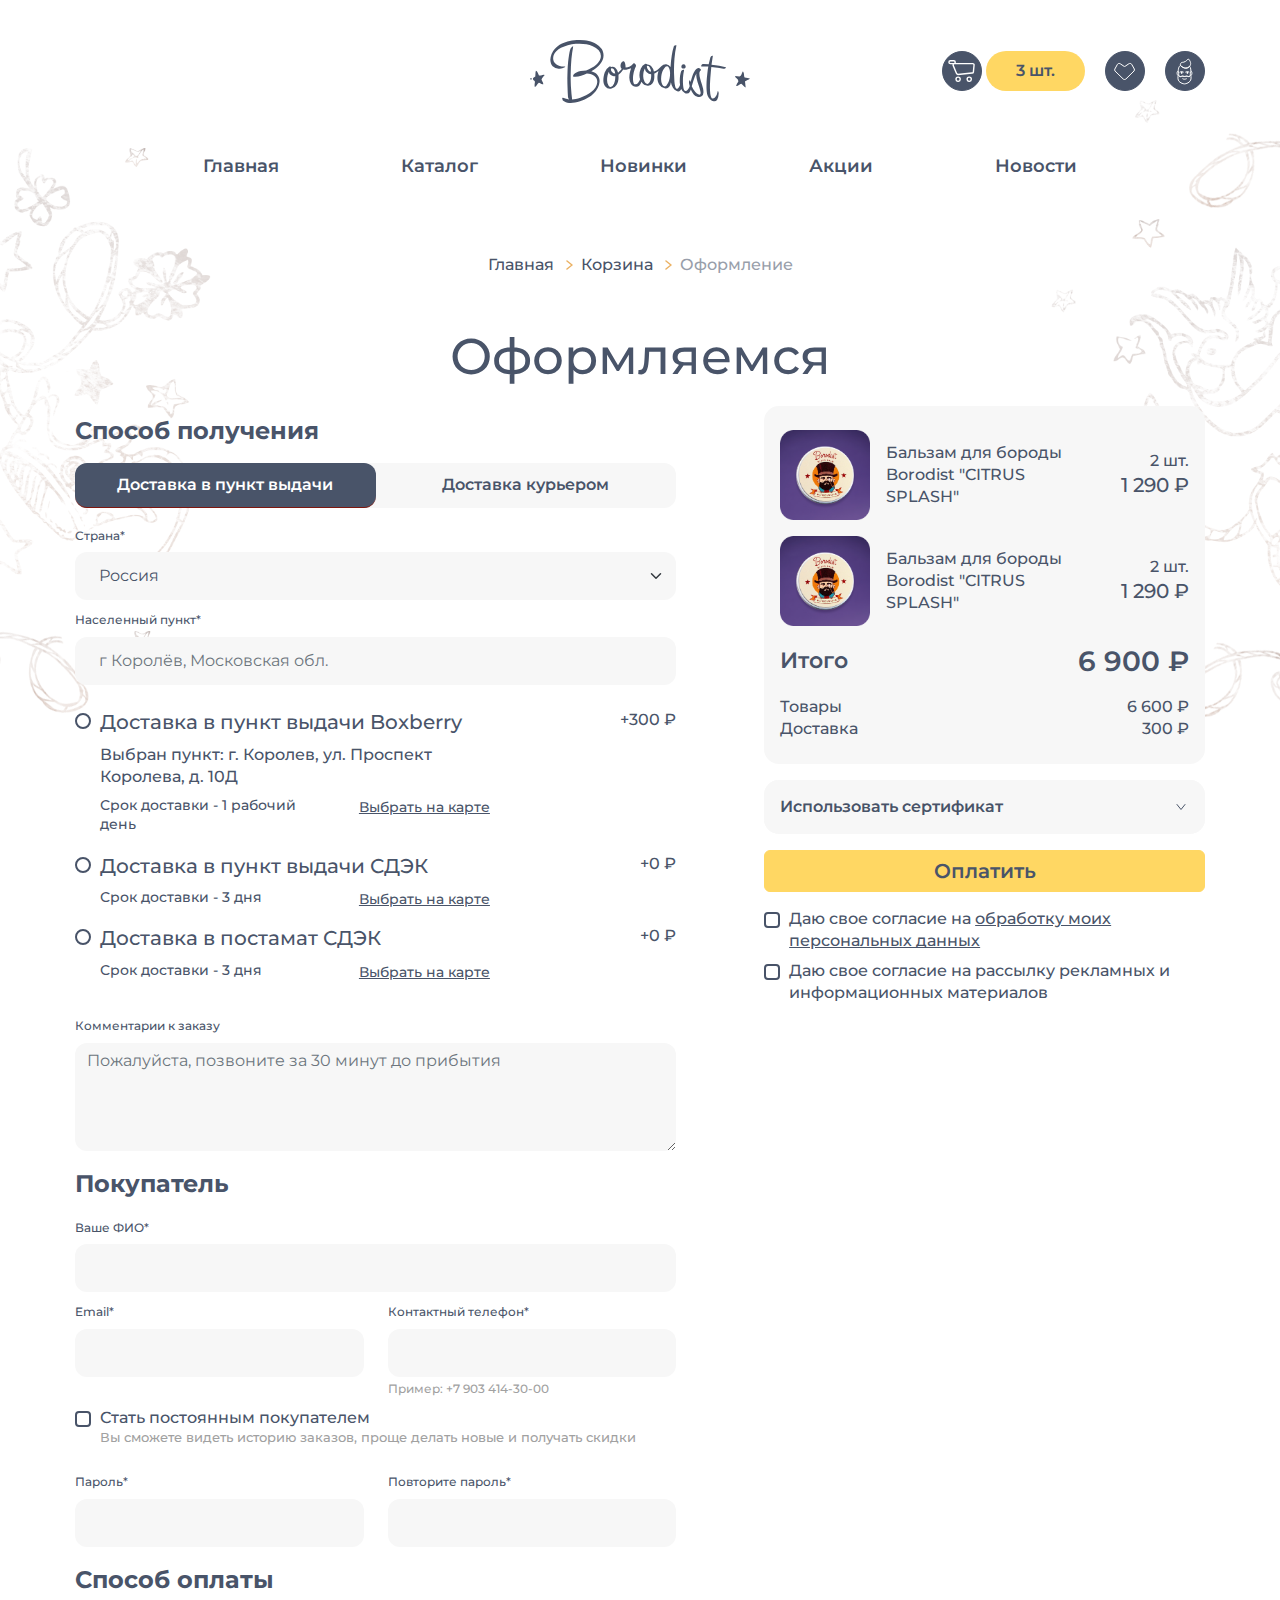
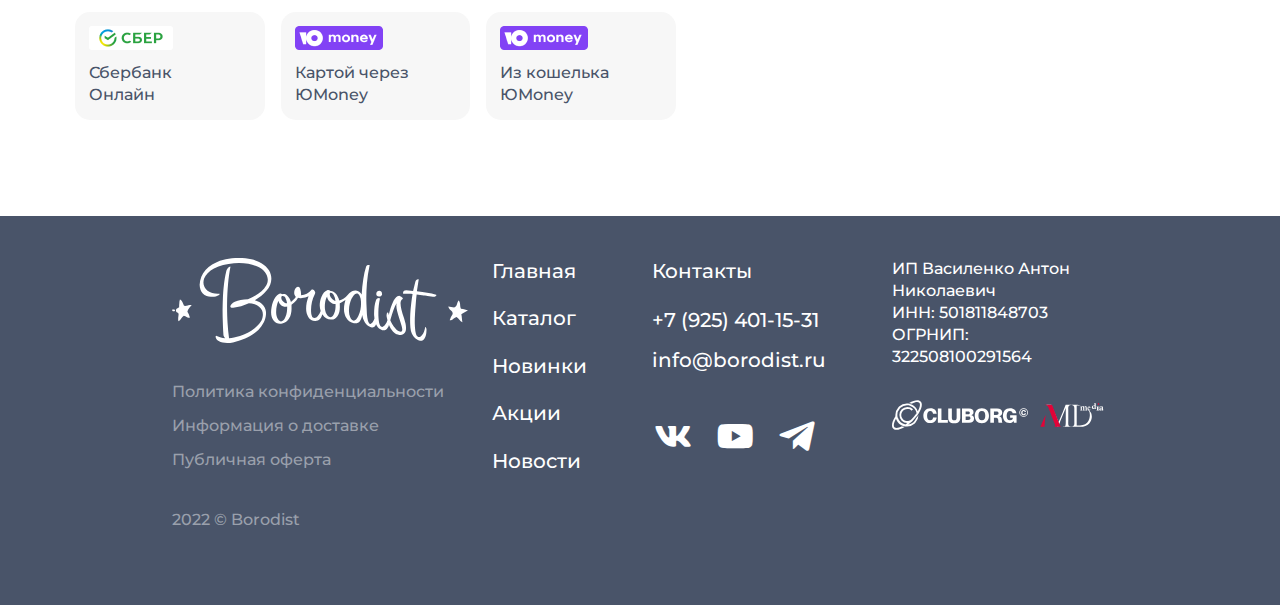
<file: checkout.html>
<!DOCTYPE html>
<html lang="ru-RU">

<head>
    <meta charset="UTF-8">
    <meta http-equiv="X-UA-Compatible" content="IE=edge">
    <meta name="viewport" content="width=device-width, initial-scale=1.0">
    <title>checkout</title>

    <link rel="shortcut icon" href="img/favicon.png" type="image/png">

    <link rel="stylesheet" href="css/bootstrap.min.css">
    <link rel="stylesheet" href="css/swiper-bundle.min.css">
    <link rel="stylesheet" href="css/glightbox.min.css">
    <link rel="stylesheet" href="css/style.css">
</head>

<body>

    <!-- Фон -->
    <div class="bg-img-main d-none d-lg-block" style="background-image: url(img/fon.png);"></div>

    <!-- Шапка -->
    <header class="header pt-lg-4">
        <div class="top-menu py-3 mb-3 d-none d-md-block">
            <div class="container">
                <div class="row align-items-center">

                    <div class="col-md-4">
                    </div>

                    <div class="col-md-4">
                        <a class="hover-opacity" href="index.html">
                            <img class="logo mx-auto" src="img/logo.svg" alt="Logo">
                        </a>
                    </div>

                    <div class="col-md-4">
                        <ul class="navbar-button justify-content-end">
                            <li class="nav-item">
                                <a class="btn btn-secondary btn-icon me-1" href="cart.html">
                                    <span class="icon icon-cart"></span>
                                </a>
                                <div class="cart-tool-text">
                                    <span>3 шт.</span>
                                </div>
                            </li>
                            <li class="nav-item">
                                <a class="btn btn-secondary btn-icon" href="whishlist.html">
                                    <span class="icon icon-heart"></span>
                                </a>
                            </li>
                            <li class="nav-item">
                                <a class="btn btn-secondary btn-icon" href="login.html">
                                    <span class="icon icon-login"></span>
                                </a>
                            </li>
                        </ul>
                    </div>
                </div>
            </div>
        </div>
        <nav class="navbar navbar-expand-md py-3 py-md-2">
            <div class="container-fluid">
                <!-- Дубль кнопки-бургера без функционала для того, чтобы логотип был по центру на мобильном экране -->
                <button class="navbar-toggler collapsed" type="button">
                    <span class="icon-bar top-bar bg-transparent"></span>
                    <span class="icon-bar middle-bar bg-transparent"></span>
                    <span class="icon-bar bottom-bar bg-transparent"></span>
                </button>
                <a class="logo d-md-none" href="index.html">
                    <img src="img/logo.svg" alt="Mobile Logo">
                </a>
                <button class="navbar-toggler collapsed" type="button" data-bs-toggle="collapse"
                    data-bs-target="#navbar-toggle-nav-center" aria-controls="navbar-toggle-nav-center"
                    aria-expanded="false" aria-label="Toggle navigation">
                    <span class="icon-bar top-bar"></span>
                    <span class="icon-bar middle-bar"></span>
                    <span class="icon-bar bottom-bar"></span>
                </button>
                <div class="collapse navbar-collapse" id="navbar-toggle-nav-center">
                    <ul class="navbar-nav text-center mx-auto mt-3 mt-md-0">
                        <li class="nav-item">
                            <a href="index.html" class="nav-link">Главная</a>
                        </li>
                        <li class="nav-item">
                            <a href="shop.html" class="nav-link">Каталог</a>
                        </li>
                        <li class="nav-item">
                            <a href="shop2.html" class="nav-link">Новинки</a>
                        </li>
                        <li class="nav-item">
                            <a href="promotion.html" class="nav-link">Акции</a>
                        </li>
                        <li class="nav-item">
                            <a href="blog.html" class="nav-link">Новости</a>
                        </li>
                    </ul>
                    <ul class="navbar-button justify-content-center mt-3 mb-2 d-md-none">
                        <li class="nav-item">
                            <a class="btn btn-secondary btn-icon me-1" href="cart.html">
                                <span class="icon icon-cart"></span>
                            </a>
                            <div class="cart-tool-text">
                                <span>3 шт.</span>
                            </div>
                        </li>
                        <li class="nav-item">
                            <a class="btn btn-secondary btn-icon" href="whishlist.html">
                                <span class="icon icon-heart"></span>
                            </a>
                        </li>
                        <li class="nav-item">
                            <a class="btn btn-secondary btn-icon" href="login.html">
                                <span class="icon icon-login"></span>
                            </a>
                        </li>
                    </ul>
                </div>
            </div>
        </nav>
    </header>

    <main class="main">

        <!-- Хлебные крошки -->
        <section class="section py-2">
            <div class="container">
                <nav class="d-flex justify-content-center" aria-label="breadcrumb">
                    <ol class="breadcrumb">
                        <li class="breadcrumb-item"><a href="index.html">Главная</a></li>
                        <li class="breadcrumb-item"><a href="cart.html">Корзина</a></li>
                        <li class="breadcrumb-item active" aria-current="page">Оформление</li>
                    </ol>
                </nav>
            </div>
        </section>

        <!-- Контент -->
        <section class="section py-4 py-lg-5">
            <div class="container">
                <div class="text-center">
                    <h1 class="fs-40 fs-md-35 fs-lg-50 mb-4">Оформляемся</h1>
                </div>
                <form class="checkout-form" action="#" method="post">
                    <div class="row gy-4">

                        <!-- Поля формы -->
                        <div class="col-lg-7">
                            <div class="checkout-body pe-xl-5">

                                <p class="fs-16 fs-md-26 fs-lg-24 fw-bold mt-2 mb-2 mb-md-3">Способ получения</p>
                                <div class="nav nav-pills checkout-pills bg-color-light-gray2 b-radius-10 b-radius-md-12 mb-3"
                                    id="pills-tab" role="tablist">
                                    <div class="col-6 nav-item p-0" role="presentation">
                                        <button class="nav-link fs-13 fs-md-16 b-radius-10 b-radius-md-12 w-100 active"
                                            id="pills-home-tab" data-bs-toggle="pill" data-bs-target="#pills-home"
                                            type="button" role="tab" aria-controls="pills-home"
                                            aria-selected="true"><span class="d-block d-md-inline">Доставка</span> в
                                            пункт выдачи</button>
                                    </div>
                                    <div class="col-6 nav-item p-0" role="presentation">
                                        <button class="nav-link fs-13 fs-md-16 b-radius-10 b-radius-md-12 w-100"
                                            id="pills-profile-tab" data-bs-toggle="pill" data-bs-target="#pills-profile"
                                            type="button" role="tab" aria-controls="pills-profile"
                                            aria-selected="false"><span class="d-block d-md-inline">Доставка</span>
                                            курьером</button>
                                    </div>
                                </div>
                                <div class="tab-content" id="pills-tabContent">
                                    <!-- TAB 1 -->
                                    <div class="tab-pane fade show active" id="pills-home" role="tabpanel"
                                        aria-labelledby="pills-home-tab">
                                        <div class="row gy-3">

                                            <div class="col-12">
                                                <div class="form-group mb-2">
                                                    <label class="form-label fs-10 fs-md-14 fs-lg-12">Страна*</label>
                                                    <select
                                                        class="form-select form-control-xl bg-color-light-gray2 fs-12 fs-md-20 fs-lg-16 border-0 b-radius-10 b-radius-md-12 pe-5">
                                                        <option value="ru">Россия</option>
                                                        <option value="new-york">Австралия</option>
                                                        <option value="los-angeles">Бангладеш</option>
                                                        <option value="chicago">Босния и Герцеговина</option>
                                                        <option value="houston">Маршалловы Острова</option>
                                                        <option value="philadelphia">Папуа — Новая Гвинея</option>
                                                        <option value="san-diego">Сент-Винсент и Гренадины</option>
                                                        <option value="miami">Соединённые Штаты Америки</option>
                                                    </select>
                                                </div>
                                                <div class="form-group mb-2">
                                                    <label class="form-label fs-10 fs-md-14 fs-lg-12">Населенный
                                                        пункт*</label>
                                                    <input
                                                        class="form-control form-control-xl bg-color-light-gray2 fs-12 fs-md-20 fs-lg-16 border-0 b-radius-10 b-radius-md-12"
                                                        type="text" placeholder="г Королёв, Московская обл."
                                                        required="">
                                                </div>
                                            </div>

                                            <div class="col-12">
                                                <!-- Delivery option -->
                                                <div class="delivery-option mb-2">
                                                    <div class="row">
                                                        <div class="col-9">
                                                            <div class="form-check">
                                                                <input type="radio" name="shippping" class="form-check-input" id="shippping1">
                                                                <label class="form-check-label" for="shippping1">
                                                                    <p class="fs-16 fs-md-20 mb-2">Доставка в пункт
                                                                        выдачи
                                                                        Boxberry</p>
                                                                </label>
                                                                <p class="fs-12 fs-md-16 mb-2">Выбран пункт: г. Королев,
                                                                    ул.
                                                                    Проспект Королева, д. 10Д</p>
                                                                <div class="row">
                                                                    <div class="col-md-7">
                                                                        <p class="fs-12 fs-md-14 mb-2">Срок доставки - 1
                                                                            рабочий
                                                                            день</p>
                                                                    </div>
                                                                    <div class="col-md-5">
                                                                        <a class="fs-12 fs-md-14 text-decoration-underline"
                                                                            href="#">Выбрать на карте</a>
                                                                    </div>
                                                                </div>
                                                            </div>
                                                        </div>
                                                        <div class="col-3 text-end">
                                                            <span class="fs-16">+300 ₽</span>
                                                        </div>
                                                    </div>
                                                </div>
                                                <!-- Delivery option -->
                                                <div class="delivery-option mb-2">
                                                    <div class="row">
                                                        <div class="col-9">
                                                            <div class="form-check">
                                                                <input type="radio" name="shippping" class="form-check-input" id="shippping2">
                                                                <label class="form-check-label" for="shippping2">
                                                                    <p class="fs-16 fs-md-20 mb-2">Доставка в пункт
                                                                        выдачи СДЭК
                                                                    </p>
                                                                </label>
                                                                <div class="row">
                                                                    <div class="col-md-7">
                                                                        <p class="fs-12 fs-md-14 mb-2">Срок доставки - 3
                                                                            дня</p>
                                                                    </div>
                                                                    <div class="col-md-5">
                                                                        <a class="fs-12 fs-md-14 text-decoration-underline"
                                                                            href="#">Выбрать на карте</a>
                                                                    </div>
                                                                </div>
                                                            </div>
                                                        </div>
                                                        <div class="col-3 text-end">
                                                            <span class="fs-16">+0 ₽</span>
                                                        </div>
                                                    </div>
                                                </div>
                                                <!-- Delivery option -->
                                                <div class="delivery-option mb-2">
                                                    <div class="row">
                                                        <div class="col-9">
                                                            <div class="form-check">
                                                                <input type="radio" name="shippping" class="form-check-input" id="shippping3">
                                                                <label class="form-check-label" for="shippping3">
                                                                    <p class="fs-16 fs-md-20 mb-2">Доставка в постамат
                                                                        СДЭК</p>
                                                                </label>
                                                                <div class="row">
                                                                    <div class="col-md-7">
                                                                        <p class="fs-12 fs-md-14 mb-2">Срок доставки - 3
                                                                            дня</p>
                                                                    </div>
                                                                    <div class="col-md-5">
                                                                        <a class="fs-12 fs-md-14 text-decoration-underline"
                                                                            href="#">Выбрать на карте</a>
                                                                    </div>
                                                                </div>
                                                            </div>
                                                        </div>
                                                        <div class="col-3 text-end">
                                                            <span class="fs-16">+0 ₽</span>
                                                        </div>
                                                    </div>
                                                </div>
                                            </div>

                                            <div class="col-12">
                                                <div class="form-group mb-2">
                                                    <label class="form-label fs-10 fs-md-14 fs-lg-12">Комментарии к
                                                        заказу</label>
                                                    <textarea
                                                        class="form-control bg-color-light-gray2 fs-12 fs-md-20 fs-lg-16 border-0 b-radius-10 b-radius-md-12"
                                                        placeholder="Пожалуйста, позвоните за 30 минут до прибытия"
                                                        rows="4"></textarea>
                                                </div>
                                            </div>
                                        </div>
                                        <!-- end row -->
                                    </div>
                                    <!-- end TAB -->

                                    <!-- TAB 2 -->
                                    <div class="tab-pane fade" id="pills-profile" role="tabpanel"
                                        aria-labelledby="pills-profile-tab">
                                        <div class="row gy-3">

                                            <div class="col-12">
                                                <div class="form-group mb-2">
                                                    <label class="form-label fs-10 fs-md-14 fs-lg-12">Страна*</label>
                                                    <select
                                                        class="form-select form-control-xl bg-color-light-gray2 fs-12 fs-md-20 fs-lg-16 border-0 b-radius-10 b-radius-md-12 pe-5">
                                                        <option value="ru">Россия</option>
                                                        <option value="new-york">Австралия</option>
                                                        <option value="los-angeles">Бангладеш</option>
                                                        <option value="chicago">Босния и Герцеговина</option>
                                                        <option value="houston">Маршалловы Острова</option>
                                                        <option value="philadelphia">Папуа — Новая Гвинея</option>
                                                        <option value="san-diego">Сент-Винсент и Гренадины</option>
                                                        <option value="miami">Соединённые Штаты Америки</option>
                                                    </select>
                                                </div>
                                                <div class="form-group mb-2">
                                                    <label class="form-label fs-10 fs-md-14 fs-lg-12">Населенный
                                                        пункт*</label>
                                                    <input
                                                        class="form-control form-control-xl bg-color-light-gray2 fs-12 fs-md-20 fs-lg-16 border-0 b-radius-10 b-radius-md-12"
                                                        type="text" placeholder="г Королёв, Московская обл."
                                                        required="">
                                                </div>
                                                <div class="form-group mb-2">
                                                    <label class="form-label fs-10 fs-md-14 fs-lg-12">Адрес*</label>
                                                    <input
                                                        class="form-control form-control-xl bg-color-light-gray2 fs-12 fs-md-20 fs-lg-16 border-0 b-radius-10 b-radius-md-12"
                                                        type="text" placeholder="" required="">
                                                </div>
                                                <div class="form-group mb-2">
                                                    <div class="row">
                                                        <div class="col-6 col-md-3">
                                                            <label
                                                                class="form-label fs-10 fs-md-14 fs-lg-12">Квартира*</label>
                                                            <input
                                                                class="form-control form-control-xl bg-color-light-gray2 fs-12 fs-md-20 fs-lg-16 border-0 b-radius-10 b-radius-md-12"
                                                                type="text" placeholder="" required="">
                                                        </div>
                                                        <div class="col-6 col-md-3">
                                                            <label
                                                                class="form-label fs-10 fs-md-14 fs-lg-12">Этаж</label>
                                                            <input
                                                                class="form-control form-control-xl bg-color-light-gray2 fs-12 fs-md-20 fs-lg-16 border-0 b-radius-10 b-radius-md-12"
                                                                type="text" placeholder="" required="">
                                                        </div>
                                                        <div class="col-6 col-md-3">
                                                            <label
                                                                class="form-label fs-10 fs-md-14 fs-lg-12">Подъезд</label>
                                                            <input
                                                                class="form-control form-control-xl bg-color-light-gray2 fs-12 fs-md-20 fs-lg-16 border-0 b-radius-10 b-radius-md-12"
                                                                type="text" placeholder="" required="">
                                                        </div>
                                                        <div class="col-6 col-md-3">
                                                            <label
                                                                class="form-label fs-10 fs-md-14 fs-lg-12">Домофон</label>
                                                            <input
                                                                class="form-control form-control-xl bg-color-light-gray2 fs-12 fs-md-20 fs-lg-16 border-0 b-radius-10 b-radius-md-12"
                                                                type="text" placeholder="" required="">
                                                        </div>
                                                    </div>
                                                </div>
                                                <div class="form-group mb-2">
                                                    <label class="form-label fs-10 fs-md-14 fs-lg-12">Комментарии к
                                                        заказу</label>
                                                    <textarea
                                                        class="form-control bg-color-light-gray2 fs-12 fs-md-20 fs-lg-16 border-0 b-radius-10 b-radius-md-12"
                                                        placeholder="Пожалуйста, позвоните за 30 минут до прибытия"
                                                        rows="4"></textarea>
                                                </div>
                                            </div>

                                            <div class="col-12">
                                                <!-- Delivery option -->
                                                <div class="delivery-option mb-2">
                                                    <div class="row">
                                                        <div class="col-9">
                                                            <div class="form-check">
                                                                <input type="radio" name="courier" class="form-check-input" id="courier1">
                                                                <label class="form-check-label" for="courier1">
                                                                    <p class="fs-16 fs-md-20 mb-2">Курьером Boxberry</p>
                                                                </label>
                                                                <div class="row">
                                                                    <div class="col-md-7">
                                                                        <p class="fs-12 fs-md-14 mb-2">Срок доставки -
                                                                            от 3 до 7 дней</p>
                                                                    </div>
                                                                </div>
                                                            </div>
                                                        </div>
                                                        <div class="col-3 text-end">
                                                            <span class="fs-16">+300 ₽</span>
                                                        </div>
                                                    </div>
                                                </div>
                                                <!-- Delivery option -->
                                                <div class="delivery-option mb-2">
                                                    <div class="row">
                                                        <div class="col-9">
                                                            <div class="form-check">
                                                                <input type="radio" name="courier" class="form-check-input" id="courier2">
                                                                <label class="form-check-label" for="courier2">
                                                                    <p class="fs-16 fs-md-20 mb-2">Курьером СДЭК</p>
                                                                </label>
                                                                <div class="row">
                                                                    <div class="col-md-7">
                                                                        <p class="fs-12 fs-md-14 mb-2">Срок доставки -
                                                                            от 3 до 4 дней</p>
                                                                    </div>
                                                                </div>
                                                            </div>
                                                        </div>
                                                        <div class="col-3 text-end">
                                                            <span class="fs-16">+400 ₽</span>
                                                        </div>
                                                    </div>
                                                </div>
                                            </div>

                                        </div>
                                        <!-- end row -->
                                    </div>
                                    <!-- end TAB -->
                                </div>
                                <!-- end tab-content -->

                                <p class="fs-16 fs-md-26 fs-lg-24 fw-bold mt-2 mb-2 mb-md-3">Покупатель</p>
                                <div class="row gy-3">
                                    <div class="col-12">
                                        <div class="form-group mb-2">
                                            <label class="form-label fs-10 fs-md-14 fs-lg-12">Ваше ФИО*</label>
                                            <input
                                                class="form-control form-control-xl bg-color-light-gray2 fs-12 fs-md-20 fs-lg-16 border-0 b-radius-10 b-radius-md-12"
                                                type="text" placeholder="" required="">
                                        </div>
                                        <div class="form-group mb-2">
                                            <div class="row">
                                                <div class="col-md-6">
                                                    <label class="form-label fs-10 fs-md-14 fs-lg-12">Email*</label>
                                                    <input
                                                        class="form-control form-control-xl bg-color-light-gray2 fs-12 fs-md-20 fs-lg-16 border-0 b-radius-10 b-radius-md-12"
                                                        type="text" placeholder="" required="">
                                                </div>
                                                <div class="col-md-6">
                                                    <label class="form-label fs-10 fs-md-14 fs-lg-12">Контактный
                                                        телефон*</label>
                                                    <input
                                                        class="form-control form-control-xl bg-color-light-gray2 fs-12 fs-md-20 fs-lg-16 border-0 b-radius-10 b-radius-md-12"
                                                        type="text" placeholder="" required="">
                                                    <small class="fs-10 fs-md-14 fs-lg-12 color-light-gray3">Пример: +7
                                                        903 414-30-00</small>
                                                </div>
                                            </div>
                                        </div>
                                        <div class="form-check mb-2">
                                            <input type="checkbox" class="form-check-input">
                                            <label class="form-check-label">
                                                <div>
                                                    <p class="fs-12 fs-md-14 fs-lg-16 mb-0">Стать постоянным покупателем
                                                    </p>
                                                    <p class="fs-12 fs-md-13 color-light-gray3">Вы сможете видеть
                                                        историю заказов, проще делать новые и получать скидки</p>
                                                </div>
                                            </label>
                                        </div>
                                        <div class="form-group mb-2">
                                            <div class="row">
                                                <div class="col-md-6">
                                                    <label class="form-label fs-10 fs-md-14 fs-lg-12">Пароль*</label>
                                                    <input
                                                        class="form-control form-control-xl bg-color-light-gray2 fs-12 fs-md-20 fs-lg-16 border-0 b-radius-10 b-radius-md-12"
                                                        type="password" placeholder="" required="">
                                                </div>
                                                <div class="col-md-6">
                                                    <label class="form-label fs-10 fs-md-14 fs-lg-12">Повторите
                                                        пароль*</label>
                                                    <input
                                                        class="form-control form-control-xl bg-color-light-gray2 fs-12 fs-md-20 fs-lg-16 border-0 b-radius-10 b-radius-md-12"
                                                        type="password" placeholder="" required="">
                                                </div>
                                            </div>
                                        </div>
                                    </div>
                                </div>

                                <p class="fs-16 fs-md-26 fs-lg-24 fw-bold mt-2 mb-2 mb-md-3">Способ оплаты</p>
                                <div class="row g-1 g-md-3">
                                    <div class="col-4">
                                        <label class="payment-item bg-color-light-gray2 b-radius-6 b-radius-md-15 w-100 h-100" for="basic1">
                                            <input type="radio" name="plan" id="basic1" />
                                            <div class="payment-body b-radius-6 b-radius-md-15 h-100">
                                                <img src="img/bank-01.png" alt="">
                                                <p class="fs-12 fs-md-16 mb-0"><span class="d-block">Сбербанк</span> Онлайн</p>
                                            </div>
                                        </label>
                                    </div>
                                    <div class="col-4">
                                        <label class="payment-item bg-color-light-gray2 b-radius-6 b-radius-md-15 w-100 h-100" for="basic2">
                                            <input type="radio" name="plan" id="basic2" />
                                            <div class="payment-body b-radius-6 b-radius-md-15 h-100">
                                                <img src="img/bank-02.png" alt="">
                                                <p class="fs-12 fs-md-16 mb-0"><span class="d-block">Картой через</span> ЮMoney</p>
                                            </div>
                                        </label>
                                    </div>
                                    <div class="col-4">
                                        <label class="payment-item bg-color-light-gray2 b-radius-6 b-radius-md-15 w-100 h-100" for="basic3">
                                            <input type="radio" name="plan" id="basic3" />
                                            <div class="payment-body b-radius-6 b-radius-md-15 h-100">
                                                <img src="img/bank-02.png" alt="">
                                                <p class="fs-12 fs-md-16 mb-0"><span class="d-block">Из кошелька</span> ЮMoney</p>
                                            </div>
                                        </label>
                                    </div>
                                </div>

                            </div>
                            <!-- end checkout-body -->
                        </div>

                        <!-- Сайдбар -->
                        <div class="col-lg-5">
                            <div class="ms-lg-3">

                                <div class="bg-color-light-gray2 b-radius-15 p-4 px-3 mb-3">
                                    <!-- Product -->
                                    <div class="checkout-product mb-3">
                                        <div class="row g-3 align-items-center">
                                            <div class="col-3 col-md-3">
                                                <a class="hover-shine" href="shop-item.html">
                                                    <img class="card-img" src="img/item-01.png" alt="...">
                                                </a>
                                            </div>
                                            <div class="col-6 col-md-6">
                                                <a class="card-title fs-12 fs-md-16" href="shop-item.html">Бальзам для
                                                    бороды Borodist "CITRUS SPLASH"</a>
                                            </div>
                                            <div class="col-3 col-md-3">
                                                <div class="d-flex flex-column  text-end">
                                                    <span class="fs-12 fs-md-18 fs-lg-16">2 шт.</span>
                                                    <span class="fs-14 fs-md-18 fs-lg-20">1 290 ₽</span>
                                                </div>
                                            </div>
                                        </div>
                                    </div>
                                    <!-- Product -->
                                    <div class="checkout-product mb-3">
                                        <div class="row g-3 align-items-center">
                                            <div class="col-3 col-md-3">
                                                <a class="hover-shine" href="shop-item.html">
                                                    <img class="card-img" src="img/item-01.png" alt="...">
                                                </a>
                                            </div>
                                            <div class="col-6 col-md-6">
                                                <a class="card-title fs-12 fs-md-16" href="shop-item.html">Бальзам для
                                                    бороды Borodist "CITRUS SPLASH"</a>
                                            </div>
                                            <div class="col-3 col-md-3">
                                                <div class="d-flex flex-column  text-end">
                                                    <span class="fs-12 fs-md-18 fs-lg-16">2 шт.</span>
                                                    <span class="fs-14 fs-md-18 fs-lg-20">1 290 ₽</span>
                                                </div>
                                            </div>
                                        </div>
                                    </div>
                                    <div class="d-flex align-items-center justify-content-between mb-3">
                                        <span class="fs-15 fs-md-22 fw-semibold">Итого</span>
                                        <span class="fs-19 fs-md-28 fw-semibold">6 900 ₽</span>
                                    </div>
                                    <div class="d-flex align-items-center justify-content-between">
                                        <span class="fs-12 fs-md-16">Товары</span>
                                        <span class="fs-12 fs-md-16">6 600 ₽</span>
                                    </div>
                                    <div class="d-flex align-items-center justify-content-between">
                                        <span class="fs-12 fs-md-16">Доставка</span>
                                        <span class="fs-12 fs-md-16">300 ₽</span>
                                    </div>
                                </div>

                                <div class="accordion accordion-promo mb-3" id="accordionPromocode">
                                    <div class="accordion-item">
                                        <p class="accordion-header" id="headingOne">
                                            <button class="accordion-button collapsed fs-12 fs-md-16 fw-semibold"
                                                type="button" data-bs-toggle="collapse" data-bs-target="#collapseOne"
                                                aria-expanded="false" aria-controls="collapseOne">
                                                Использовать сертификат
                                            </button>
                                        </p>
                                        <div id="collapseOne" class="accordion-collapse collapse"
                                            aria-labelledby="headingOne" data-bs-parent="#accordionExample">
                                            <div class="accordion-body">
                                                <form class="position-relative" action="#" method="post">
                                                    <input type="text" class="form-control fs-12 fs-md-16"
                                                        placeholder="Сертификат">
                                                    <button type="submit"
                                                        class="btn btn-gray fs-12 fs-md-16">Применить</button>
                                                </form>
                                            </div>
                                        </div>
                                    </div>
                                </div>

                                <button type="submit" class="btn btn-primary fs-14 fs-md-20 w-100">Оплатить</button>

                                <div class="row mt-3 mb-3">
                                    <div class="col-12">
                                        <div class="form-check mb-2">
                                            <input type="checkbox" class="form-check-input">
                                            <label class="form-check-label">
                                                <span class="fs-12 fs-md-16">Даю свое согласие на <a
                                                        class="text-decoration-underline" href="policy.html"
                                                        target="_blank">обработку
                                                        моих персональных данных</a></span>
                                            </label>
                                        </div>
                                        <div class="form-check mb-2">
                                            <input type="checkbox" class="form-check-input">
                                            <label class="form-check-label">
                                                <span class="fs-12 fs-md-16">Даю свое согласие на рассылку рекламных и
                                                    информационных материалов</span>
                                            </label>
                                        </div>
                                    </div>
                                </div>

                            </div>
                        </div>

                    </div>
                </form>
            </div>
        </section>

    </main>

    <!-- Футер -->
    <footer class="footer bg-color-gray color-white">
        <div class="container">
            <div class="row">

                <div class="col-md-2 col-lg-2 order-md-2">

                    <div class="footer-widget d-flex d-md-none justify-content-center justify-content-md-start">
                        <img class="logo" src="img/logo-white.svg" alt="">
                    </div>

                    <div class="footer-widget d-md-none text-center color-light-gray">
                        <p class="footer-inn">ИП Василенко Антон Николаевич<br>
                            ИНН: 501811848703<br>
                            ОГРНИП: 322508100291564
                        </p>
                    </div>

                    <div class="footer-widget">
                        <ul class="footer-main-menu nav flex-row flex-md-column justify-content-center px-5 px-md-0">
                            <li class="nav-item">
                                <a class="nav-link px-2 px-lg-0" href="index.html">Главная</a>
                            </li>
                            <li class="nav-item">
                                <a class="nav-link px-2 px-lg-0" href="shop.html">Каталог</a>
                            </li>
                            <li class="nav-item">
                                <a class="nav-link px-2 px-lg-0" href="shop.html">Новинки</a>
                            </li>
                            <li class="nav-item">
                                <a class="nav-link px-2 px-lg-0" href="promotion.html">Акции</a>
                            </li>
                            <li class="nav-item">
                                <a class="nav-link px-2 px-lg-0" href="blog.html">Новости</a>
                            </li>
                        </ul>
                    </div>

                </div>

                <div class="col-md-3 col-lg-3 order-md-3">

                    <div class="footer-widget">
                        <div class="footer-widget-title d-none d-md-block">
                            <p class="mb-1 mb-lg-3">Контакты</p>
                        </div>
                        <ul class="footer-contacts nav flex-column align-items-center align-items-md-start">
                            <li class="nav-item">
                                <a class="nav-link" href="tel:+79254011531">+7 (925) 401-15-31</a>
                            </li>
                            <li class="nav-item">
                                <a class="nav-link" href="mailto:info@borodist.ru">info@borodist.ru</a>
                            </li>
                        </ul>
                    </div>

                    <div class="footer-widget">
                        <ul class="footer-socials list-inline d-flex justify-content-center justify-content-md-start">
                            <li class="list-inline-item">
                                <a class="" href="#">
                                    <i class="bx bxl-vk"></i>
                                </a>
                            </li>
                            <li class="list-inline-item">
                                <a class="" href="#">
                                    <i class="bx bxl-youtube"></i>
                                </a>
                            </li>
                            <li class="list-inline-item">
                                <a class="" href="#">
                                    <i class="bx bxl-telegram"></i>
                                </a>
                            </li>
                        </ul>
                    </div>

                </div>

                <div class="col-md-3 col-lg-3 order-md-4 d-none d-md-block">

                    <div class="footer-widget d-none d-md-block">
                        <p class="footer-inn">ИП Василенко Антон Николаевич<br>
                            ИНН: 501811848703<br>
                            ОГРНИП: 322508100291564
                        </p>
                    </div>

                    <div class="footer-widget">
                        <ul
                            class="developer-labels d-none d-md-flex list-inline justify-content-center justify-content-md-start">
                            <li class="list-inline-item">
                                <a class="hover-opacity" href="#">
                                    <img src="img/logo-cluborg-white.svg" alt="cluborg">
                                </a>
                            </li>
                            <li class="list-inline-item">
                                <a class="hover-opacity" href="#">
                                    <img src="img/logo-amd.svg" alt="amd">
                                </a>
                            </li>
                        </ul>
                    </div>

                </div>

                <div class="col-md-4 col-lg-4 order-md-1">

                    <div class="footer-widget d-none d-md-flex justify-content-center justify-content-md-start">
                        <img class="logo" src="img/logo-white.svg" alt="">
                    </div>

                    <div class="footer-widget">
                        <ul
                            class="footer-law-menu nav flex-column align-items-center align-items-md-start text-center text-md-start">
                            <li class="nav-item">
                                <a class="nav-link" href="policy.html">Политика конфиденциальности</a>
                            </li>
                            <li class="nav-item">
                                <a class="nav-link" href="dostavka.html">Информация о доставке</a>
                            </li>
                            <li class="nav-item">
                                <a class="nav-link" href="policy.html">Публичная оферта</a>
                            </li>
                        </ul>
                    </div>

                    <div class="footer-widget text-center text-md-start">
                        <p class="copyright">2022 © Borodist</p>
                    </div>

                    <div class="footer-widget">
                        <ul
                            class="developer-labels d-flex d-md-none list-inline justify-content-center justify-content-md-start">
                            <li class="list-inline-item">
                                <a class="hover-opacity" href="#">
                                    <img src="img/logo-cluborg-white.svg" alt="cluborg">
                                </a>
                            </li>
                            <li class="list-inline-item">
                                <a class="hover-opacity" href="#">
                                    <img src="img/logo-amd.svg" alt="amd">
                                </a>
                            </li>
                        </ul>
                    </div>

                </div>

            </div>
        </div>
    </footer>

<!-- Modal -->
<div class="modal fade" id="exampleModal" tabindex="-1" aria-labelledby="exampleModalLabel" aria-hidden="true">
    <div class="modal-dialog">
      <div class="modal-content">
        <div class="modal-header">
          <h5 class="modal-title" id="exampleModalLabel">Modal title</h5>
          <button type="button" class="btn-close" data-bs-dismiss="modal" aria-label="Close"></button>
        </div>
        <div class="modal-body">
          ...
        </div>
        <div class="modal-footer">
          <button type="button" class="btn btn-secondary" data-bs-dismiss="modal">Close</button>
          <button type="button" class="btn btn-primary">Save changes</button>
        </div>
      </div>
    </div>
  </div>

    <script src="js/jquery.min.js"></script>
    <script src="js/bootstrap.bundle.min.js"></script>
    <script src="js/swiper-bundle.min.js"></script>
    <script src="js/glightbox.min.js"></script>
    <script src="js/main.js"></script>

</body>

</html>
</file>
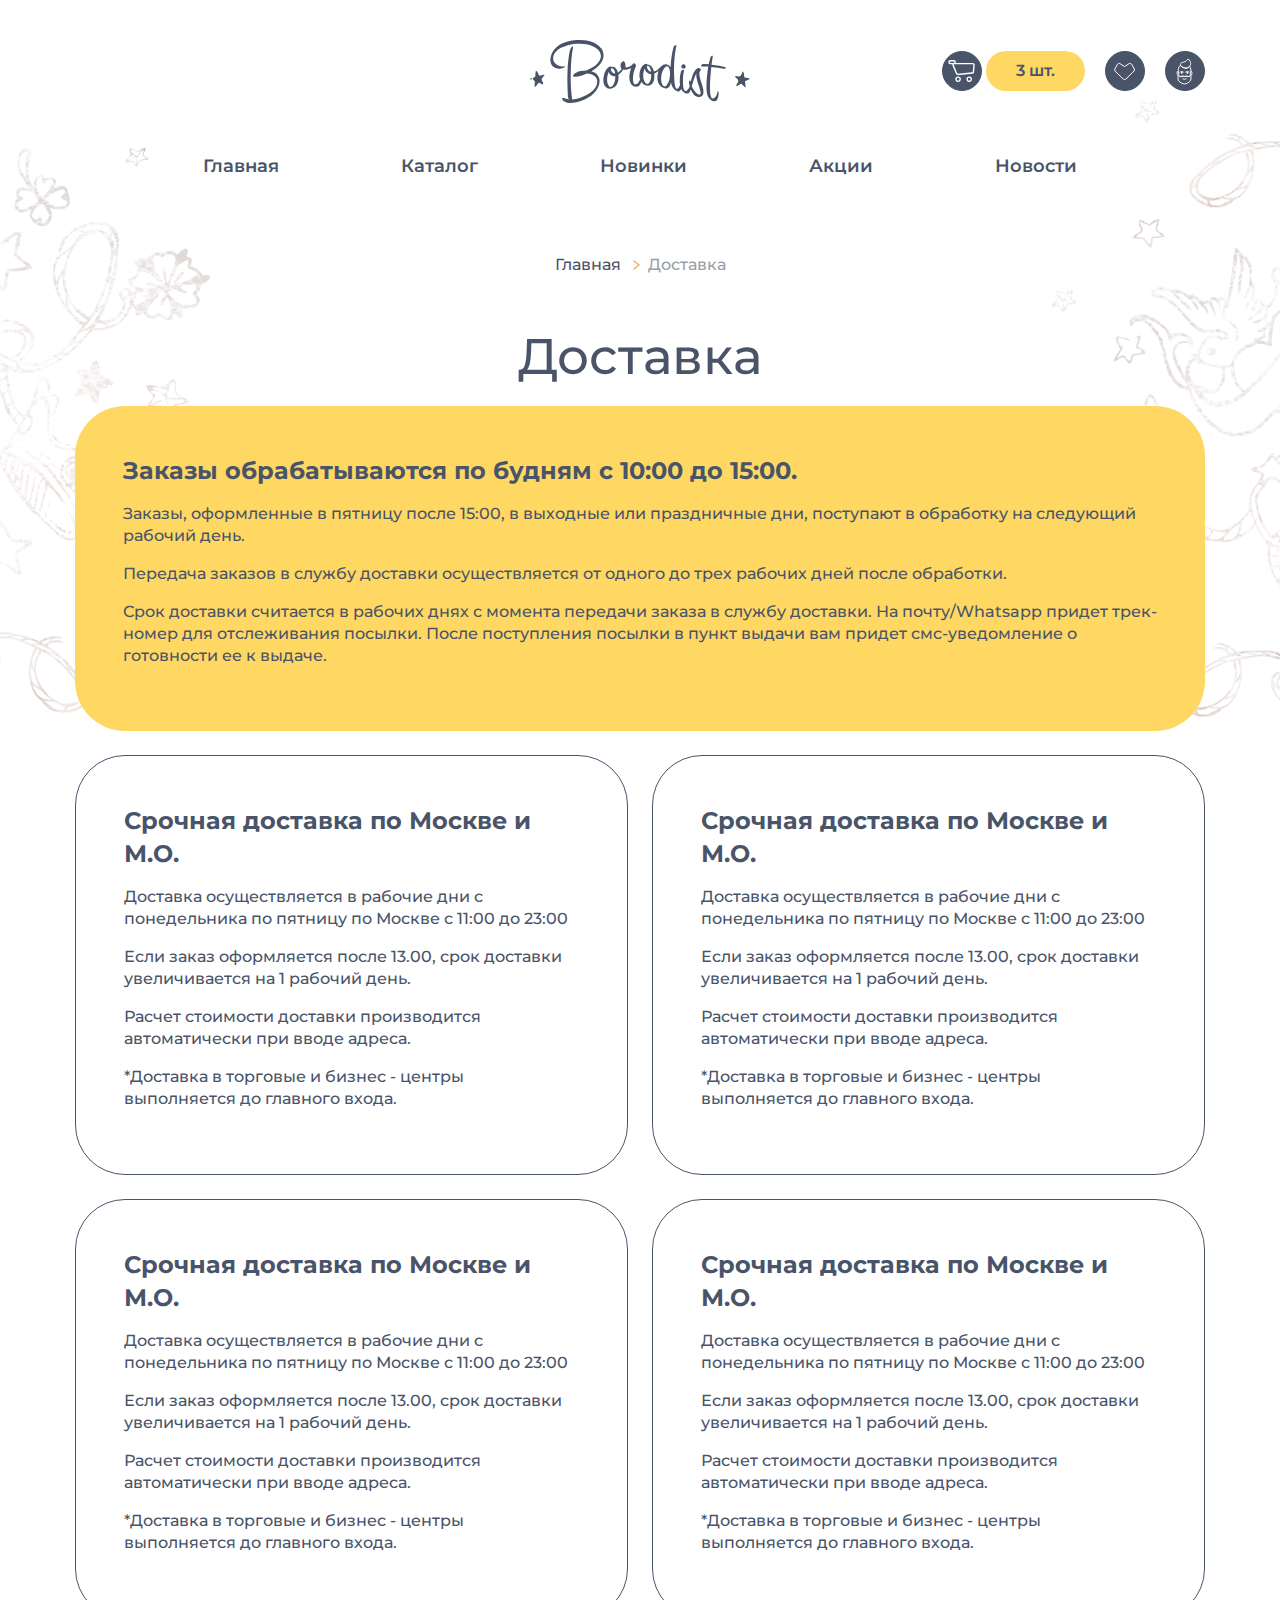
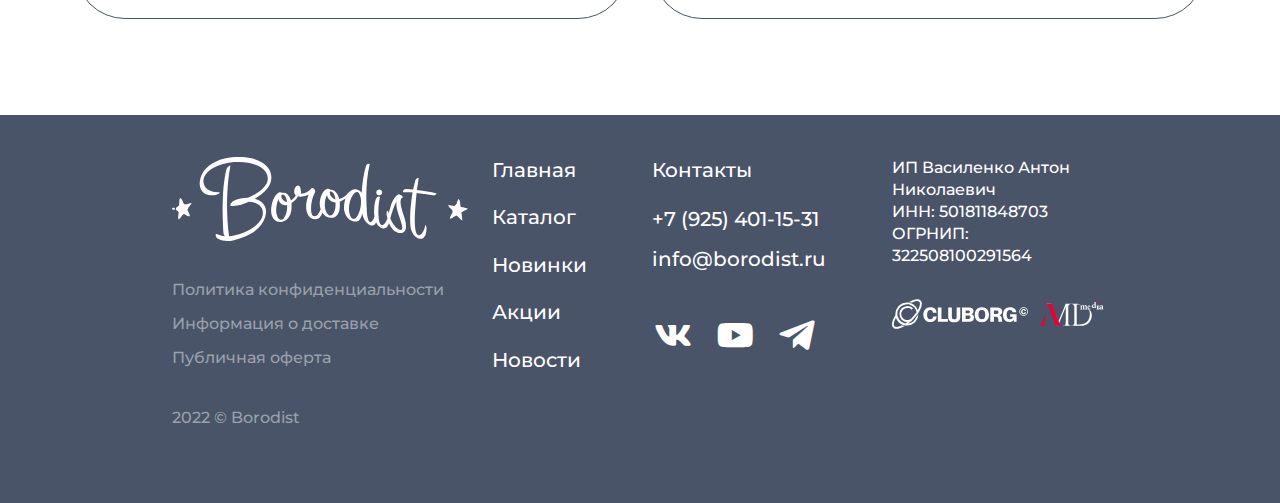
<file: dostavka.html>
<!DOCTYPE html>
<html lang="ru-RU">

<head>
    <meta charset="UTF-8">
    <meta http-equiv="X-UA-Compatible" content="IE=edge">
    <meta name="viewport" content="width=device-width, initial-scale=1.0">
    <title>dostavka</title>

    <link rel="shortcut icon" href="img/favicon.png" type="image/png">

    <link rel="stylesheet" href="css/bootstrap.min.css">
    <link rel="stylesheet" href="css/swiper-bundle.min.css">
    <link rel="stylesheet" href="css/glightbox.min.css">
    <link rel="stylesheet" href="css/style.css">
</head>

<body>

    <!-- Фон -->
    <div class="bg-img-main d-none d-lg-block" style="background-image: url(img/fon.png);"></div>

    <!-- Шапка -->
    <header class="header pt-lg-4">
        <div class="top-menu py-3 mb-3 d-none d-md-block">
            <div class="container">
                <div class="row align-items-center">

                    <div class="col-md-4">
                    </div>

                    <div class="col-md-4">
                        <a class="hover-opacity" href="index.html">
                            <img class="logo mx-auto" src="img/logo.svg" alt="Logo">
                        </a>
                    </div>

                    <div class="col-md-4">
                        <ul class="navbar-button justify-content-end">
                            <li class="nav-item">
                                <a class="btn btn-secondary btn-icon me-1" href="cart.html">
                                    <span class="icon icon-cart"></span>
                                </a>
                                <div class="cart-tool-text">
                                    <span>3 шт.</span>
                                </div>
                            </li>
                            <li class="nav-item">
                                <a class="btn btn-secondary btn-icon" href="whishlist.html">
                                    <span class="icon icon-heart"></span>
                                </a>
                            </li>
                            <li class="nav-item">
                                <a class="btn btn-secondary btn-icon" href="login.html">
                                    <span class="icon icon-login"></span>
                                </a>
                            </li>
                        </ul>
                    </div>
                </div>
            </div>
        </div>
        <nav class="navbar navbar-expand-md py-3 py-md-2">
            <div class="container-fluid">
                <!-- Дубль кнопки-бургера без функционала для того, чтобы логотип был по центру на мобильном экране -->
                <button class="navbar-toggler collapsed" type="button">
                    <span class="icon-bar top-bar bg-transparent"></span>
                    <span class="icon-bar middle-bar bg-transparent"></span>
                    <span class="icon-bar bottom-bar bg-transparent"></span>
                </button>
                <a class="logo d-md-none" href="index.html">
                    <img src="img/logo.svg" alt="Mobile Logo">
                </a>
                <button class="navbar-toggler collapsed" type="button" data-bs-toggle="collapse"
                    data-bs-target="#navbar-toggle-nav-center" aria-controls="navbar-toggle-nav-center"
                    aria-expanded="false" aria-label="Toggle navigation">
                    <span class="icon-bar top-bar"></span>
                    <span class="icon-bar middle-bar"></span>
                    <span class="icon-bar bottom-bar"></span>
                </button>
                <div class="collapse navbar-collapse" id="navbar-toggle-nav-center">
                    <ul class="navbar-nav text-center mx-auto mt-3 mt-md-0">
                        <li class="nav-item">
                            <a href="index.html" class="nav-link">Главная</a>
                        </li>
                        <li class="nav-item">
                            <a href="shop.html" class="nav-link">Каталог</a>
                        </li>
                        <li class="nav-item">
                            <a href="shop2.html" class="nav-link">Новинки</a>
                        </li>
                        <li class="nav-item">
                            <a href="promotion.html" class="nav-link">Акции</a>
                        </li>
                        <li class="nav-item">
                            <a href="blog.html" class="nav-link">Новости</a>
                        </li>
                    </ul>
                    <ul class="navbar-button justify-content-center mt-3 mb-2 d-md-none">
                        <li class="nav-item">
                            <a class="btn btn-secondary btn-icon me-1" href="cart.html">
                                <span class="icon icon-cart"></span>
                            </a>
                            <div class="cart-tool-text">
                                <span>3 шт.</span>
                            </div>
                        </li>
                        <li class="nav-item">
                            <a class="btn btn-secondary btn-icon" href="whishlist.html">
                                <span class="icon icon-heart"></span>
                            </a>
                        </li>
                        <li class="nav-item">
                            <a class="btn btn-secondary btn-icon" href="login.html">
                                <span class="icon icon-login"></span>
                            </a>
                        </li>
                    </ul>
                </div>
            </div>
        </nav>
    </header>

    <main class="main">
        
        <!-- Хлебные крошки -->
        <section class="section py-2">
            <div class="container">
                <nav class="d-flex justify-content-center" aria-label="breadcrumb">
                    <ol class="breadcrumb">
                        <li class="breadcrumb-item"><a href="index.html">Главная</a></li>
                        <li class="breadcrumb-item active" aria-current="page">Доставка</li>
                    </ol>
                </nav>
            </div>
        </section>

        <!-- Контент -->
        <section class="section py-4 py-lg-5">
            <div class="container">
                <div class="text-center">
                    <h1 class="fs-40 fs-md-35 fs-lg-50 mb-4">Доставка</h1>
                </div>
                <div class="row gy-4">
                    <div class="col-md-12">
                        <div class="bg-color-yellow b-radius-15 b-radius-md-25 b-radius-lg-50 px-4 px-md-5 py-5">
                            <p class="fs-16 fs-md-13 fs-lg-24 fw-bold">Заказы обрабатываются по будням с 10:00 до 15:00.</p>
                            <p>Заказы, оформленные в пятницу после 15:00, в выходные или праздничные дни, поступают в обработку на следующий рабочий день.</p>
                            <p>Передача заказов в службу доставки осуществляется от одного до трех рабочих дней после обработки.</p>
                            <p>Срок доставки считается в рабочих днях с момента передачи заказа в службу доставки. На почту/Whatsapp придет трек-номер для отслеживания посылки. После поступления посылки в пункт выдачи вам придет смс-уведомление о готовности ее к выдаче.</p>
                        </div>
                    </div>
                    <div class="col-md-6">
                        <div class="border border-1 border-grey b-radius-15 b-radius-md-25 b-radius-lg-50 px-4 px-md-5 py-5">
                            <p class="fs-16 fs-md-13 fs-lg-24 fw-bold">Срочная доставка по Москве и М.О.</p>
                            <p>Доставка осуществляется в рабочие дни с понедельника по пятницу по Москве с 11:00 до 23:00</p>
                            <p>Если заказ оформляется после 13.00, срок доставки увеличивается на 1 рабочий день.</p>
                            <p>Расчет стоимости доставки производится автоматически при вводе адреса.</p>
                            <p>*Доставка в торговые и бизнес - центры выполняется до главного входа.</p>
                        </div>
                    </div>
                    <div class="col-md-6">
                        <div class="border border-1 border-grey b-radius-15 b-radius-md-25 b-radius-lg-50 px-4 px-md-5 py-5">
                            <p class="fs-16 fs-md-13 fs-lg-24 fw-bold">Срочная доставка по Москве и М.О.</p>
                            <p>Доставка осуществляется в рабочие дни с понедельника по пятницу по Москве с 11:00 до 23:00</p>
                            <p>Если заказ оформляется после 13.00, срок доставки увеличивается на 1 рабочий день.</p>
                            <p>Расчет стоимости доставки производится автоматически при вводе адреса.</p>
                            <p>*Доставка в торговые и бизнес - центры выполняется до главного входа.</p>
                        </div>
                    </div>
                    <div class="col-md-6">
                        <div class="border border-1 border-grey b-radius-15 b-radius-md-25 b-radius-lg-50 px-4 px-md-5 py-5">
                            <p class="fs-16 fs-md-13 fs-lg-24 fw-bold">Срочная доставка по Москве и М.О.</p>
                            <p>Доставка осуществляется в рабочие дни с понедельника по пятницу по Москве с 11:00 до 23:00</p>
                            <p>Если заказ оформляется после 13.00, срок доставки увеличивается на 1 рабочий день.</p>
                            <p>Расчет стоимости доставки производится автоматически при вводе адреса.</p>
                            <p>*Доставка в торговые и бизнес - центры выполняется до главного входа.</p>
                        </div>
                    </div>
                    <div class="col-md-6">
                        <div class="border border-1 border-grey b-radius-15 b-radius-md-25 b-radius-lg-50 px-4 px-md-5 py-5">
                            <p class="fs-16 fs-md-13 fs-lg-24 fw-bold">Срочная доставка по Москве и М.О.</p>
                            <p>Доставка осуществляется в рабочие дни с понедельника по пятницу по Москве с 11:00 до 23:00</p>
                            <p>Если заказ оформляется после 13.00, срок доставки увеличивается на 1 рабочий день.</p>
                            <p>Расчет стоимости доставки производится автоматически при вводе адреса.</p>
                            <p>*Доставка в торговые и бизнес - центры выполняется до главного входа.</p>
                        </div>
                    </div>
                </div>
            </div>
        </section>

    </main>

    <!-- Футер -->
    <footer class="footer bg-color-gray color-white">
        <div class="container">
            <div class="row">

                <div class="col-md-2 col-lg-2 order-md-2">

                    <div class="footer-widget d-flex d-md-none justify-content-center justify-content-md-start">
                        <img class="logo" src="img/logo-white.svg" alt="">
                    </div>

                    <div class="footer-widget d-md-none text-center color-light-gray">
                        <p class="footer-inn">ИП Василенко Антон Николаевич<br>
                            ИНН: 501811848703<br>
                            ОГРНИП: 322508100291564
                        </p>
                    </div>

                    <div class="footer-widget">
                        <ul class="footer-main-menu nav flex-row flex-md-column justify-content-center px-5 px-md-0">
                            <li class="nav-item">
                                <a class="nav-link px-2 px-lg-0" href="index.html">Главная</a>
                            </li>
                            <li class="nav-item">
                                <a class="nav-link px-2 px-lg-0" href="shop.html">Каталог</a>
                            </li>
                            <li class="nav-item">
                                <a class="nav-link px-2 px-lg-0" href="shop.html">Новинки</a>
                            </li>
                            <li class="nav-item">
                                <a class="nav-link px-2 px-lg-0" href="promotion.html">Акции</a>
                            </li>
                            <li class="nav-item">
                                <a class="nav-link px-2 px-lg-0" href="blog.html">Новости</a>
                            </li>
                        </ul>
                    </div>

                </div>

                <div class="col-md-3 col-lg-3 order-md-3">

                    <div class="footer-widget">
                        <div class="footer-widget-title d-none d-md-block">
                            <p class="mb-1 mb-lg-3">Контакты</p>
                        </div>
                        <ul class="footer-contacts nav flex-column align-items-center align-items-md-start">
                            <li class="nav-item">
                                <a class="nav-link" href="tel:+79254011531">+7 (925) 401-15-31</a>
                            </li>
                            <li class="nav-item">
                                <a class="nav-link" href="mailto:info@borodist.ru">info@borodist.ru</a>
                            </li>
                        </ul>
                    </div>

                    <div class="footer-widget">
                        <ul class="footer-socials list-inline d-flex justify-content-center justify-content-md-start">
                            <li class="list-inline-item">
                                <a class="" href="#">
                                    <i class="bx bxl-vk"></i>
                                </a>
                            </li>
                            <li class="list-inline-item">
                                <a class="" href="#">
                                    <i class="bx bxl-youtube"></i>
                                </a>
                            </li>
                            <li class="list-inline-item">
                                <a class="" href="#">
                                    <i class="bx bxl-telegram"></i>
                                </a>
                            </li>
                        </ul>
                    </div>

                </div>

                <div class="col-md-3 col-lg-3 order-md-4 d-none d-md-block">

                    <div class="footer-widget d-none d-md-block">
                        <p class="footer-inn">ИП Василенко Антон Николаевич<br>
                            ИНН: 501811848703<br>
                            ОГРНИП: 322508100291564
                        </p>
                    </div>

                    <div class="footer-widget">
                        <ul
                            class="developer-labels d-none d-md-flex list-inline justify-content-center justify-content-md-start">
                            <li class="list-inline-item">
                                <a class="hover-opacity" href="#">
                                    <img src="img/logo-cluborg-white.svg" alt="cluborg">
                                </a>
                            </li>
                            <li class="list-inline-item">
                                <a class="hover-opacity" href="#">
                                    <img src="img/logo-amd.svg" alt="amd">
                                </a>
                            </li>
                        </ul>
                    </div>

                </div>

                <div class="col-md-4 col-lg-4 order-md-1">

                    <div class="footer-widget d-none d-md-flex justify-content-center justify-content-md-start">
                        <img class="logo" src="img/logo-white.svg" alt="">
                    </div>

                    <div class="footer-widget">
                        <ul
                            class="footer-law-menu nav flex-column align-items-center align-items-md-start text-center text-md-start">
                            <li class="nav-item">
                                <a class="nav-link" href="policy.html">Политика конфиденциальности</a>
                            </li>
                            <li class="nav-item">
                                <a class="nav-link" href="dostavka.html">Информация о доставке</a>
                            </li>
                            <li class="nav-item">
                                <a class="nav-link" href="policy.html">Публичная оферта</a>
                            </li>
                        </ul>
                    </div>

                    <div class="footer-widget text-center text-md-start">
                        <p class="copyright">2022 © Borodist</p>
                    </div>

                    <div class="footer-widget">
                        <ul
                            class="developer-labels d-flex d-md-none list-inline justify-content-center justify-content-md-start">
                            <li class="list-inline-item">
                                <a class="hover-opacity" href="#">
                                    <img src="img/logo-cluborg-white.svg" alt="cluborg">
                                </a>
                            </li>
                            <li class="list-inline-item">
                                <a class="hover-opacity" href="#">
                                    <img src="img/logo-amd.svg" alt="amd">
                                </a>
                            </li>
                        </ul>
                    </div>

                </div>

            </div>
        </div>
    </footer>

    <script src="js/jquery.min.js"></script>
    <script src="js/bootstrap.bundle.min.js"></script>
    <script src="js/swiper-bundle.min.js"></script>
    <script src="js/glightbox.min.js"></script>
    <script src="js/main.js"></script>

</body>

</html>
</file>
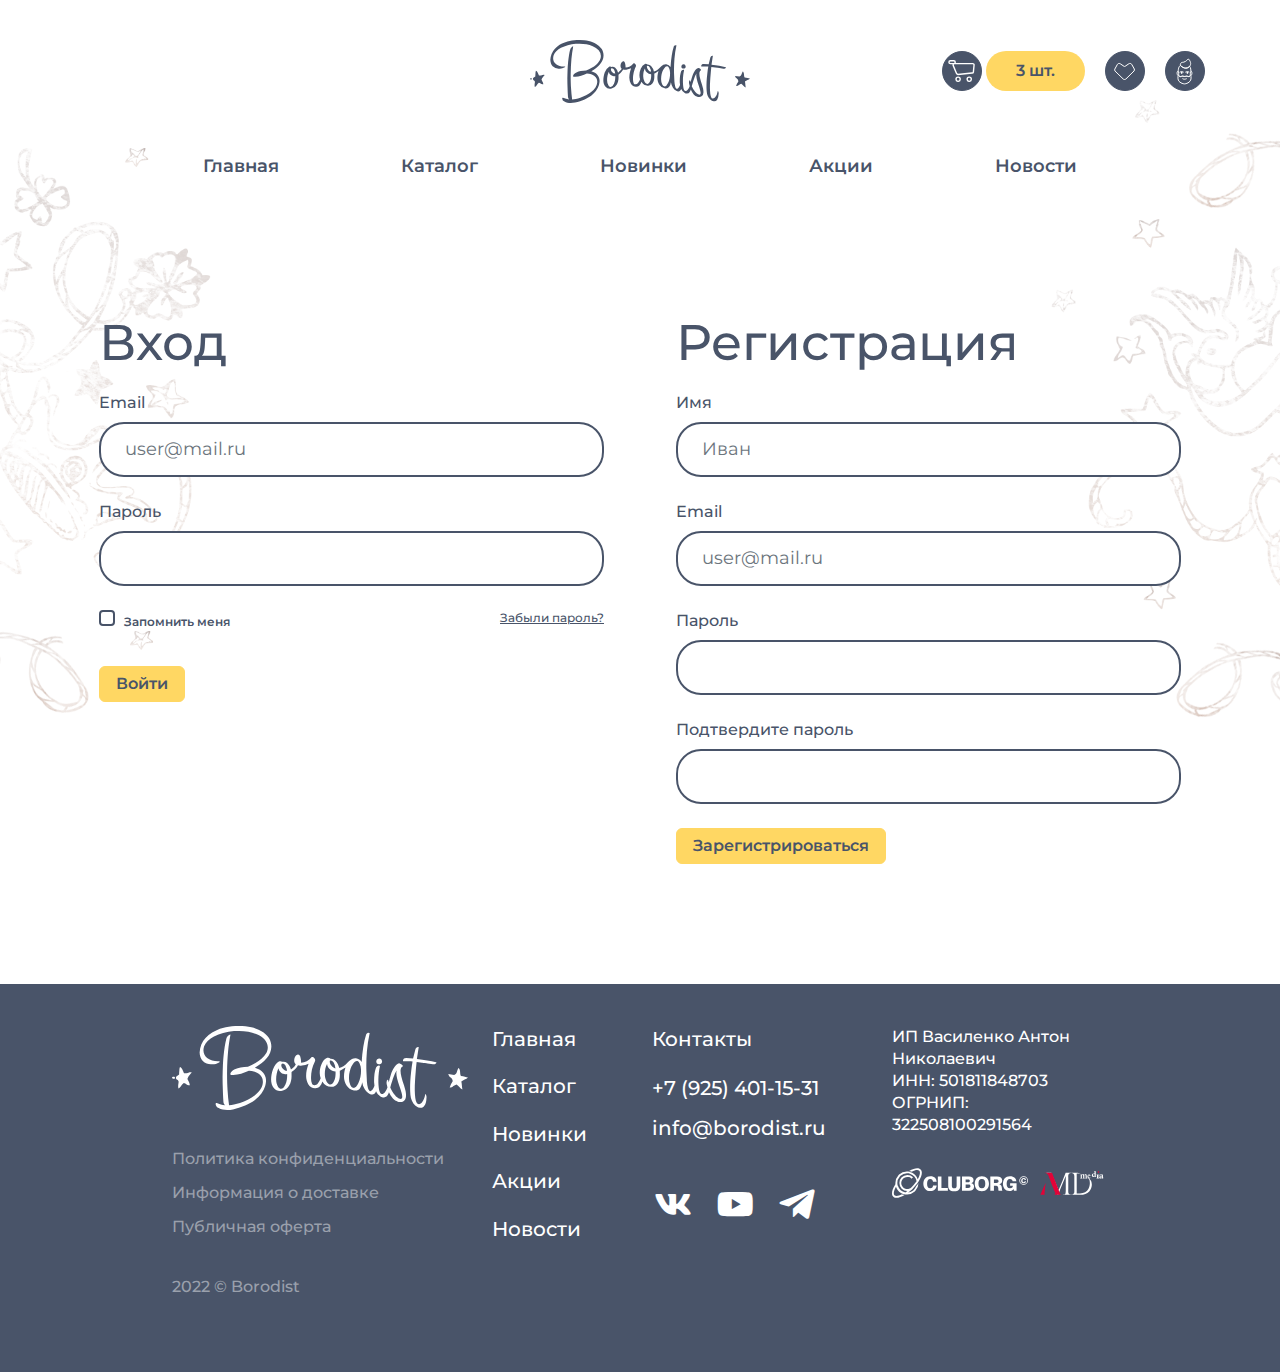
<file: login.html>
<!DOCTYPE html>
<html lang="ru-RU">

<head>
    <meta charset="UTF-8">
    <meta http-equiv="X-UA-Compatible" content="IE=edge">
    <meta name="viewport" content="width=device-width, initial-scale=1.0">
    <title>login</title>

    <link rel="shortcut icon" href="img/favicon.png" type="image/png">

    <link rel="stylesheet" href="css/bootstrap.min.css">
    <link rel="stylesheet" href="css/swiper-bundle.min.css">
    <link rel="stylesheet" href="css/glightbox.min.css">
    <link rel="stylesheet" href="css/style.css">
</head>

<body>

    <!-- Фон -->
    <div class="bg-img-main d-none d-lg-block" style="background-image: url(img/fon.png);"></div>

    <!-- Шапка -->
    <header class="header pt-lg-4">
        <div class="top-menu py-3 mb-3 d-none d-md-block">
            <div class="container">
                <div class="row align-items-center">

                    <div class="col-md-4">
                    </div>

                    <div class="col-md-4">
                        <a class="hover-opacity" href="index.html">
                            <img class="logo mx-auto" src="img/logo.svg" alt="Logo">
                        </a>
                    </div>

                    <div class="col-md-4">
                        <ul class="navbar-button justify-content-end">
                            <li class="nav-item">
                                <a class="btn btn-secondary btn-icon me-1" href="cart.html">
                                    <span class="icon icon-cart"></span>
                                </a>
                                <div class="cart-tool-text">
                                    <span>3 шт.</span>
                                </div>
                            </li>
                            <li class="nav-item">
                                <a class="btn btn-secondary btn-icon" href="whishlist.html">
                                    <span class="icon icon-heart"></span>
                                </a>
                            </li>
                            <li class="nav-item">
                                <a class="btn btn-secondary btn-icon" href="login.html">
                                    <span class="icon icon-login"></span>
                                </a>
                            </li>
                        </ul>
                    </div>
                </div>
            </div>
        </div>
        <nav class="navbar navbar-expand-md py-3 py-md-2">
            <div class="container-fluid">
                <!-- Дубль кнопки-бургера без функционала для того, чтобы логотип был по центру на мобильном экране -->
                <button class="navbar-toggler collapsed" type="button">
                    <span class="icon-bar top-bar bg-transparent"></span>
                    <span class="icon-bar middle-bar bg-transparent"></span>
                    <span class="icon-bar bottom-bar bg-transparent"></span>
                </button>
                <a class="logo d-md-none" href="index.html">
                    <img src="img/logo.svg" alt="Mobile Logo">
                </a>
                <button class="navbar-toggler collapsed" type="button" data-bs-toggle="collapse"
                    data-bs-target="#navbar-toggle-nav-center" aria-controls="navbar-toggle-nav-center"
                    aria-expanded="false" aria-label="Toggle navigation">
                    <span class="icon-bar top-bar"></span>
                    <span class="icon-bar middle-bar"></span>
                    <span class="icon-bar bottom-bar"></span>
                </button>
                <div class="collapse navbar-collapse" id="navbar-toggle-nav-center">
                    <ul class="navbar-nav text-center mx-auto mt-3 mt-md-0">
                        <li class="nav-item">
                            <a href="index.html" class="nav-link">Главная</a>
                        </li>
                        <li class="nav-item">
                            <a href="shop.html" class="nav-link">Каталог</a>
                        </li>
                        <li class="nav-item">
                            <a href="shop2.html" class="nav-link">Новинки</a>
                        </li>
                        <li class="nav-item">
                            <a href="promotion.html" class="nav-link">Акции</a>
                        </li>
                        <li class="nav-item">
                            <a href="blog.html" class="nav-link">Новости</a>
                        </li>
                    </ul>
                    <ul class="navbar-button justify-content-center mt-3 mb-2 d-md-none">
                        <li class="nav-item">
                            <a class="btn btn-secondary btn-icon me-1" href="cart.html">
                                <span class="icon icon-cart"></span>
                            </a>
                            <div class="cart-tool-text">
                                <span>3 шт.</span>
                            </div>
                        </li>
                        <li class="nav-item">
                            <a class="btn btn-secondary btn-icon" href="whishlist.html">
                                <span class="icon icon-heart"></span>
                            </a>
                        </li>
                        <li class="nav-item">
                            <a class="btn btn-secondary btn-icon" href="login.html">
                                <span class="icon icon-login"></span>
                            </a>
                        </li>
                    </ul>
                </div>
            </div>
        </nav>
    </header>

    <main class="main">

        <!-- Контент -->
        <section class="section py-4 py-lg-5">
            <div class="container">
                <div class="row gy-4">
                    <div class="col-md-6">
                        <div class="px-0 px-md-4 py-4">
                            <h2 class="fs-40 fs-md-35 fs-lg-50 mb-4">Вход</h2>
                            <form class="form-signin needs-validation" action="#" method="post">
                                <div class="mb-4">
                                    <label class="form-label">Email</label>
                                    <input class="form-control form-control-xl border border-2 border-grey b-radius-20 b-radius-md-25" type="email" placeholder="user@mail.ru" required="">
                                    <div class="invalid-feedback">Пожалуйста, представьте действующий адрес электронной почты.</div>
                                </div>
                                <div class="mb-4">
                                    <label class="form-label">Пароль</label>
                                    <input class="form-control form-control-xl border border-2 border-grey b-radius-20 b-radius-md-25" type="password" required="">
                                </div>
                                <div class="mb-4 d-flex justify-content-between">
                                    <div class="form-check mb-2">
                                        <input type="checkbox" class="form-check-input mt-0">
                                        <label class="form-check-label">
                                            <span class="fs-12 fw-semibold">Запомнить меня</span>
                                        </label>
                                    </div>
                                    <a class="fs-12 text-decoration-underline" href="#">Забыли пароль?</a>
                                </div>
                                <button class="btn btn-primary" type="submit">Войти</button>
                            </form>
                        </div>
                    </div>
                    <div class="col-md-6">
                        <div class="px-0 px-md-4 py-4">
                            <h2 class="fs-40 fs-md-35 fs-lg-50 mb-4">Регистрация</h2>
                            <form class="form-signup needs-validation" action="#" method="post">
                                <div class="mb-4">
                                    <label class="form-label">Имя</label>
                                    <input class="form-control form-control-xl border border-2 border-grey b-radius-20 b-radius-md-25" type="text" placeholder="Иван" required="">
                                </div>
                                <div class="mb-4">
                                    <label class="form-label">Email</label>
                                    <input class="form-control form-control-xl border border-2 border-grey b-radius-20 b-radius-md-25" type="email" placeholder="user@mail.ru" required="">
                                    <div class="invalid-feedback">Пожалуйста, представьте действующий адрес электронной почты.</div>
                                </div>
                                <div class="mb-4">
                                    <label class="form-label">Пароль</label>
                                    <input class="form-control form-control-xl border border-2 border-grey b-radius-20 b-radius-md-25" type="password" required="">
                                </div>                            
                                <div class="mb-4">
                                    <label class="form-label">Подтвердите пароль</label>
                                    <input class="form-control form-control-xl border border-2 border-grey b-radius-20 b-radius-md-25" type="password" required="">
                                </div>
                                <button class="btn btn-primary" type="submit">Зарегистрироваться</button>
                            </form>
                        </div>
                    </div>
                </div>
            </div>
        </section>

    </main>

    <!-- Футер -->
    <footer class="footer bg-color-gray color-white">
        <div class="container">
            <div class="row">

                <div class="col-md-2 col-lg-2 order-md-2">

                    <div class="footer-widget d-flex d-md-none justify-content-center justify-content-md-start">
                        <img class="logo" src="img/logo-white.svg" alt="">
                    </div>

                    <div class="footer-widget d-md-none text-center color-light-gray">
                        <p class="footer-inn">ИП Василенко Антон Николаевич<br>
                            ИНН: 501811848703<br>
                            ОГРНИП: 322508100291564
                        </p>
                    </div>

                    <div class="footer-widget">
                        <ul class="footer-main-menu nav flex-row flex-md-column justify-content-center px-5 px-md-0">
                            <li class="nav-item">
                                <a class="nav-link px-2 px-lg-0" href="index.html">Главная</a>
                            </li>
                            <li class="nav-item">
                                <a class="nav-link px-2 px-lg-0" href="shop.html">Каталог</a>
                            </li>
                            <li class="nav-item">
                                <a class="nav-link px-2 px-lg-0" href="shop.html">Новинки</a>
                            </li>
                            <li class="nav-item">
                                <a class="nav-link px-2 px-lg-0" href="promotion.html">Акции</a>
                            </li>
                            <li class="nav-item">
                                <a class="nav-link px-2 px-lg-0" href="blog.html">Новости</a>
                            </li>
                        </ul>
                    </div>

                </div>

                <div class="col-md-3 col-lg-3 order-md-3">

                    <div class="footer-widget">
                        <div class="footer-widget-title d-none d-md-block">
                            <p class="mb-1 mb-lg-3">Контакты</p>
                        </div>
                        <ul class="footer-contacts nav flex-column align-items-center align-items-md-start">
                            <li class="nav-item">
                                <a class="nav-link" href="tel:+79254011531">+7 (925) 401-15-31</a>
                            </li>
                            <li class="nav-item">
                                <a class="nav-link" href="mailto:info@borodist.ru">info@borodist.ru</a>
                            </li>
                        </ul>
                    </div>

                    <div class="footer-widget">
                        <ul class="footer-socials list-inline d-flex justify-content-center justify-content-md-start">
                            <li class="list-inline-item">
                                <a class="" href="#">
                                    <i class="bx bxl-vk"></i>
                                </a>
                            </li>
                            <li class="list-inline-item">
                                <a class="" href="#">
                                    <i class="bx bxl-youtube"></i>
                                </a>
                            </li>
                            <li class="list-inline-item">
                                <a class="" href="#">
                                    <i class="bx bxl-telegram"></i>
                                </a>
                            </li>
                        </ul>
                    </div>

                </div>

                <div class="col-md-3 col-lg-3 order-md-4 d-none d-md-block">

                    <div class="footer-widget d-none d-md-block">
                        <p class="footer-inn">ИП Василенко Антон Николаевич<br>
                            ИНН: 501811848703<br>
                            ОГРНИП: 322508100291564
                        </p>
                    </div>

                    <div class="footer-widget">
                        <ul
                            class="developer-labels d-none d-md-flex list-inline justify-content-center justify-content-md-start">
                            <li class="list-inline-item">
                                <a class="hover-opacity" href="#">
                                    <img src="img/logo-cluborg-white.svg" alt="cluborg">
                                </a>
                            </li>
                            <li class="list-inline-item">
                                <a class="hover-opacity" href="#">
                                    <img src="img/logo-amd.svg" alt="amd">
                                </a>
                            </li>
                        </ul>
                    </div>

                </div>

                <div class="col-md-4 col-lg-4 order-md-1">

                    <div class="footer-widget d-none d-md-flex justify-content-center justify-content-md-start">
                        <img class="logo" src="img/logo-white.svg" alt="">
                    </div>

                    <div class="footer-widget">
                        <ul
                            class="footer-law-menu nav flex-column align-items-center align-items-md-start text-center text-md-start">
                            <li class="nav-item">
                                <a class="nav-link" href="policy.html">Политика конфиденциальности</a>
                            </li>
                            <li class="nav-item">
                                <a class="nav-link" href="dostavka.html">Информация о доставке</a>
                            </li>
                            <li class="nav-item">
                                <a class="nav-link" href="policy.html">Публичная оферта</a>
                            </li>
                        </ul>
                    </div>

                    <div class="footer-widget text-center text-md-start">
                        <p class="copyright">2022 © Borodist</p>
                    </div>

                    <div class="footer-widget">
                        <ul
                            class="developer-labels d-flex d-md-none list-inline justify-content-center justify-content-md-start">
                            <li class="list-inline-item">
                                <a class="hover-opacity" href="#">
                                    <img src="img/logo-cluborg-white.svg" alt="cluborg">
                                </a>
                            </li>
                            <li class="list-inline-item">
                                <a class="hover-opacity" href="#">
                                    <img src="img/logo-amd.svg" alt="amd">
                                </a>
                            </li>
                        </ul>
                    </div>

                </div>

            </div>
        </div>
    </footer>

    <script src="js/jquery.min.js"></script>
    <script src="js/bootstrap.bundle.min.js"></script>
    <script src="js/swiper-bundle.min.js"></script>
    <script src="js/glightbox.min.js"></script>
    <script src="js/main.js"></script>

</body>

</html>
</file>
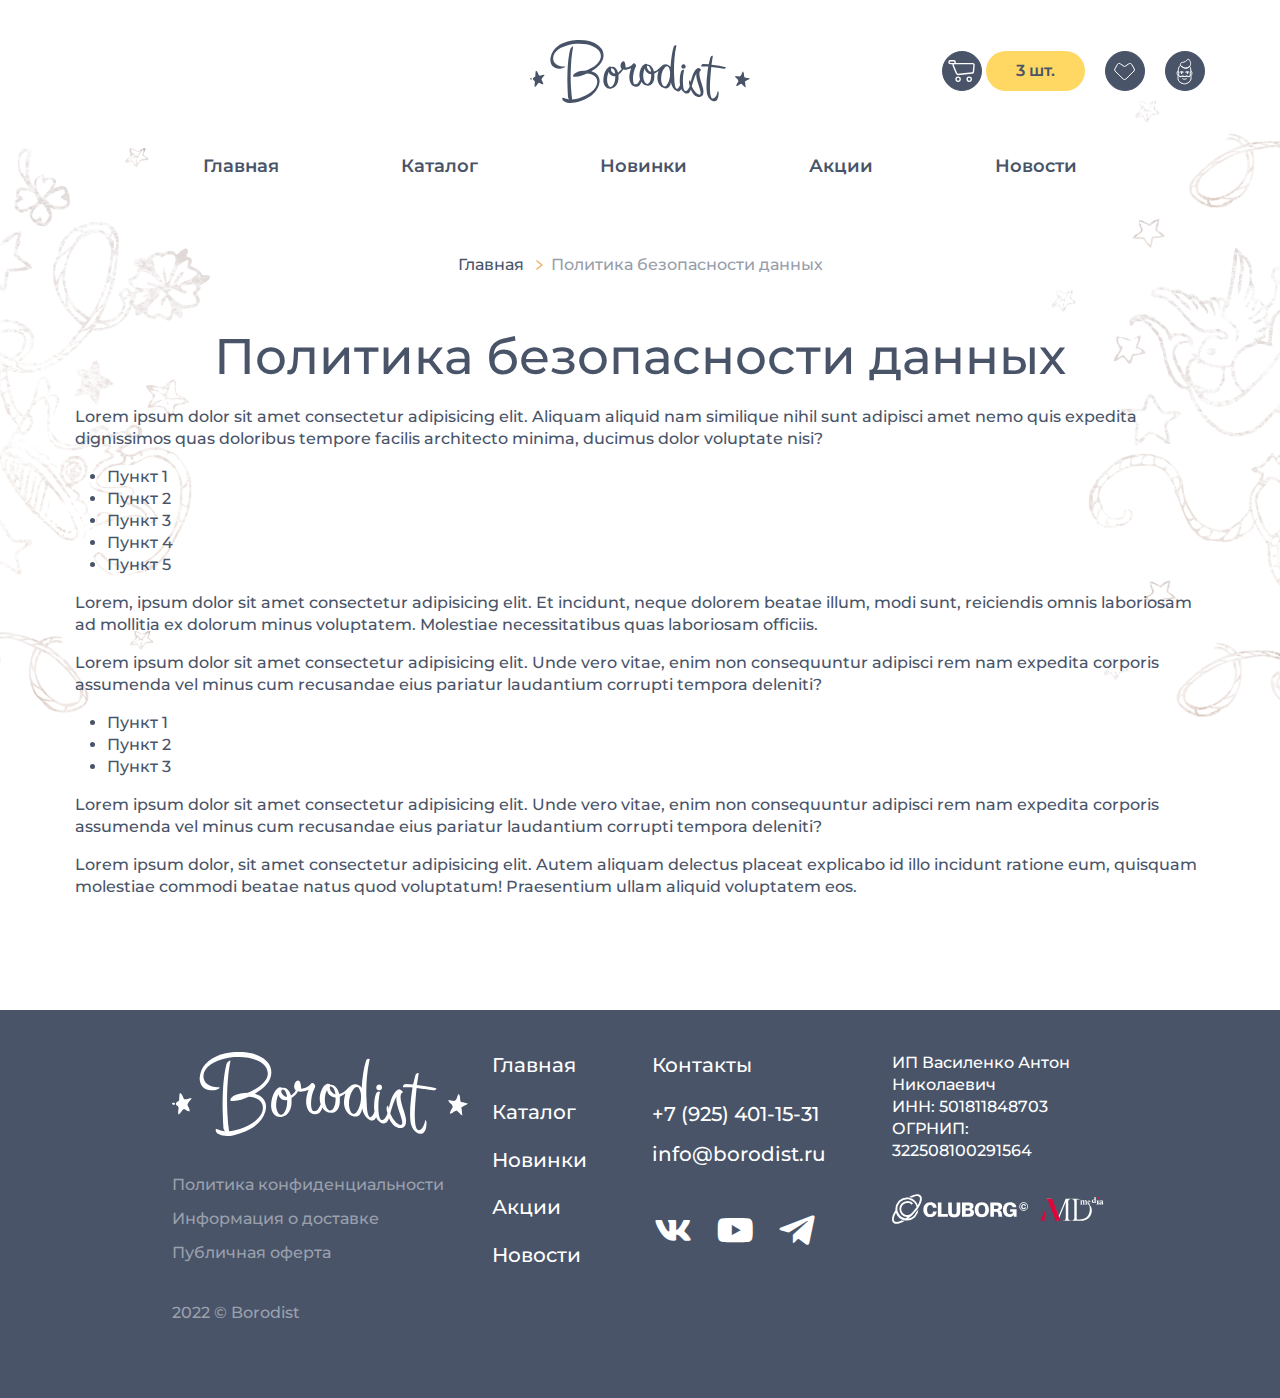
<file: policy.html>
<!DOCTYPE html>
<html lang="ru-RU">

<head>
    <meta charset="UTF-8">
    <meta http-equiv="X-UA-Compatible" content="IE=edge">
    <meta name="viewport" content="width=device-width, initial-scale=1.0">
    <title>policy</title>

    <link rel="shortcut icon" href="img/favicon.png" type="image/png">

    <link rel="stylesheet" href="css/bootstrap.min.css">
    <link rel="stylesheet" href="css/swiper-bundle.min.css">
    <link rel="stylesheet" href="css/glightbox.min.css">
    <link rel="stylesheet" href="css/style.css">
</head>

<body>

    <!-- Фон -->
    <div class="bg-img-main d-none d-lg-block" style="background-image: url(img/fon.png);"></div>

    <!-- Шапка -->
    <header class="header pt-lg-4">
        <div class="top-menu py-3 mb-3 d-none d-md-block">
            <div class="container">
                <div class="row align-items-center">

                    <div class="col-md-4">
                    </div>

                    <div class="col-md-4">
                        <a class="hover-opacity" href="index.html">
                            <img class="logo mx-auto" src="img/logo.svg" alt="Logo">
                        </a>
                    </div>

                    <div class="col-md-4">
                        <ul class="navbar-button justify-content-end">
                            <li class="nav-item">
                                <a class="btn btn-secondary btn-icon me-1" href="cart.html">
                                    <span class="icon icon-cart"></span>
                                </a>
                                <div class="cart-tool-text">
                                    <span>3 шт.</span>
                                </div>
                            </li>
                            <li class="nav-item">
                                <a class="btn btn-secondary btn-icon" href="whishlist.html">
                                    <span class="icon icon-heart"></span>
                                </a>
                            </li>
                            <li class="nav-item">
                                <a class="btn btn-secondary btn-icon" href="login.html">
                                    <span class="icon icon-login"></span>
                                </a>
                            </li>
                        </ul>
                    </div>
                </div>
            </div>
        </div>
        <nav class="navbar navbar-expand-md py-3 py-md-2">
            <div class="container-fluid">
                <!-- Дубль кнопки-бургера без функционала для того, чтобы логотип был по центру на мобильном экране -->
                <button class="navbar-toggler collapsed" type="button">
                    <span class="icon-bar top-bar bg-transparent"></span>
                    <span class="icon-bar middle-bar bg-transparent"></span>
                    <span class="icon-bar bottom-bar bg-transparent"></span>
                </button>
                <a class="logo d-md-none" href="index.html">
                    <img src="img/logo.svg" alt="Mobile Logo">
                </a>
                <button class="navbar-toggler collapsed" type="button" data-bs-toggle="collapse"
                    data-bs-target="#navbar-toggle-nav-center" aria-controls="navbar-toggle-nav-center"
                    aria-expanded="false" aria-label="Toggle navigation">
                    <span class="icon-bar top-bar"></span>
                    <span class="icon-bar middle-bar"></span>
                    <span class="icon-bar bottom-bar"></span>
                </button>
                <div class="collapse navbar-collapse" id="navbar-toggle-nav-center">
                    <ul class="navbar-nav text-center mx-auto mt-3 mt-md-0">
                        <li class="nav-item">
                            <a href="index.html" class="nav-link">Главная</a>
                        </li>
                        <li class="nav-item">
                            <a href="shop.html" class="nav-link">Каталог</a>
                        </li>
                        <li class="nav-item">
                            <a href="shop2.html" class="nav-link">Новинки</a>
                        </li>
                        <li class="nav-item">
                            <a href="promotion.html" class="nav-link">Акции</a>
                        </li>
                        <li class="nav-item">
                            <a href="blog.html" class="nav-link">Новости</a>
                        </li>
                    </ul>
                    <ul class="navbar-button justify-content-center mt-3 mb-2 d-md-none">
                        <li class="nav-item">
                            <a class="btn btn-secondary btn-icon me-1" href="cart.html">
                                <span class="icon icon-cart"></span>
                            </a>
                            <div class="cart-tool-text">
                                <span>3 шт.</span>
                            </div>
                        </li>
                        <li class="nav-item">
                            <a class="btn btn-secondary btn-icon" href="whishlist.html">
                                <span class="icon icon-heart"></span>
                            </a>
                        </li>
                        <li class="nav-item">
                            <a class="btn btn-secondary btn-icon" href="login.html">
                                <span class="icon icon-login"></span>
                            </a>
                        </li>
                    </ul>
                </div>
            </div>
        </nav>
    </header>

    <main class="main">
        
        <!-- Хлебные крошки -->
        <section class="section py-2">
            <div class="container">
                <nav class="d-flex justify-content-center" aria-label="breadcrumb">
                    <ol class="breadcrumb">
                        <li class="breadcrumb-item"><a href="index.html">Главная</a></li>
                        <li class="breadcrumb-item active" aria-current="page">Политика безопасности данных</li>
                    </ol>
                </nav>
            </div>
        </section>

        <!-- Контент -->
        <section class="section py-4 py-lg-5">
            <div class="container">
                <div class="text-center">
                    <h1 class="fs-40 fs-md-35 fs-lg-50 mb-4">Политика безопасности данных</h1>
                </div>
                <div class="row gy-4">
                    <div class="col-md-12">
                        <p>Lorem ipsum dolor sit amet consectetur adipisicing elit. Aliquam aliquid nam similique nihil sunt adipisci amet nemo quis expedita dignissimos quas doloribus tempore facilis architecto minima, ducimus dolor voluptate nisi?</p>
                        <ul>
                            <li>Пункт 1</li>
                            <li>Пункт 2</li>
                            <li>Пункт 3</li>
                            <li>Пункт 4</li>
                            <li>Пункт 5</li>
                        </ul>
                        <p>Lorem, ipsum dolor sit amet consectetur adipisicing elit. Et incidunt, neque dolorem beatae illum, modi sunt, reiciendis omnis laboriosam ad mollitia ex dolorum minus voluptatem. Molestiae necessitatibus quas laboriosam officiis.</p>
                        <p>Lorem ipsum dolor sit amet consectetur adipisicing elit. Unde vero vitae, enim non consequuntur adipisci rem nam expedita corporis assumenda vel minus cum recusandae eius pariatur laudantium corrupti tempora deleniti?</p>
                        <ul>
                            <li>Пункт 1</li>
                            <li>Пункт 2</li>
                            <li>Пункт 3</li>
                        </ul>
                        <p>Lorem ipsum dolor sit amet consectetur adipisicing elit. Unde vero vitae, enim non consequuntur adipisci rem nam expedita corporis assumenda vel minus cum recusandae eius pariatur laudantium corrupti tempora deleniti?</p>
                        <p>Lorem ipsum dolor, sit amet consectetur adipisicing elit. Autem aliquam delectus placeat explicabo id illo incidunt ratione eum, quisquam molestiae commodi beatae natus quod voluptatum! Praesentium ullam aliquid voluptatem eos.</p>
                    </div>
                </div>
            </div>
        </section>

    </main>

    <!-- Футер -->
    <footer class="footer bg-color-gray color-white">
        <div class="container">
            <div class="row">

                <div class="col-md-2 col-lg-2 order-md-2">

                    <div class="footer-widget d-flex d-md-none justify-content-center justify-content-md-start">
                        <img class="logo" src="img/logo-white.svg" alt="">
                    </div>

                    <div class="footer-widget d-md-none text-center color-light-gray">
                        <p class="footer-inn">ИП Василенко Антон Николаевич<br>
                            ИНН: 501811848703<br>
                            ОГРНИП: 322508100291564
                        </p>
                    </div>

                    <div class="footer-widget">
                        <ul class="footer-main-menu nav flex-row flex-md-column justify-content-center px-5 px-md-0">
                            <li class="nav-item">
                                <a class="nav-link px-2 px-lg-0" href="index.html">Главная</a>
                            </li>
                            <li class="nav-item">
                                <a class="nav-link px-2 px-lg-0" href="shop.html">Каталог</a>
                            </li>
                            <li class="nav-item">
                                <a class="nav-link px-2 px-lg-0" href="shop.html">Новинки</a>
                            </li>
                            <li class="nav-item">
                                <a class="nav-link px-2 px-lg-0" href="promotion.html">Акции</a>
                            </li>
                            <li class="nav-item">
                                <a class="nav-link px-2 px-lg-0" href="blog.html">Новости</a>
                            </li>
                        </ul>
                    </div>

                </div>

                <div class="col-md-3 col-lg-3 order-md-3">

                    <div class="footer-widget">
                        <div class="footer-widget-title d-none d-md-block">
                            <p class="mb-1 mb-lg-3">Контакты</p>
                        </div>
                        <ul class="footer-contacts nav flex-column align-items-center align-items-md-start">
                            <li class="nav-item">
                                <a class="nav-link" href="tel:+79254011531">+7 (925) 401-15-31</a>
                            </li>
                            <li class="nav-item">
                                <a class="nav-link" href="mailto:info@borodist.ru">info@borodist.ru</a>
                            </li>
                        </ul>
                    </div>

                    <div class="footer-widget">
                        <ul class="footer-socials list-inline d-flex justify-content-center justify-content-md-start">
                            <li class="list-inline-item">
                                <a class="" href="#">
                                    <i class="bx bxl-vk"></i>
                                </a>
                            </li>
                            <li class="list-inline-item">
                                <a class="" href="#">
                                    <i class="bx bxl-youtube"></i>
                                </a>
                            </li>
                            <li class="list-inline-item">
                                <a class="" href="#">
                                    <i class="bx bxl-telegram"></i>
                                </a>
                            </li>
                        </ul>
                    </div>

                </div>

                <div class="col-md-3 col-lg-3 order-md-4 d-none d-md-block">

                    <div class="footer-widget d-none d-md-block">
                        <p class="footer-inn">ИП Василенко Антон Николаевич<br>
                            ИНН: 501811848703<br>
                            ОГРНИП: 322508100291564
                        </p>
                    </div>

                    <div class="footer-widget">
                        <ul
                            class="developer-labels d-none d-md-flex list-inline justify-content-center justify-content-md-start">
                            <li class="list-inline-item">
                                <a class="hover-opacity" href="#">
                                    <img src="img/logo-cluborg-white.svg" alt="cluborg">
                                </a>
                            </li>
                            <li class="list-inline-item">
                                <a class="hover-opacity" href="#">
                                    <img src="img/logo-amd.svg" alt="amd">
                                </a>
                            </li>
                        </ul>
                    </div>

                </div>

                <div class="col-md-4 col-lg-4 order-md-1">

                    <div class="footer-widget d-none d-md-flex justify-content-center justify-content-md-start">
                        <img class="logo" src="img/logo-white.svg" alt="">
                    </div>

                    <div class="footer-widget">
                        <ul
                            class="footer-law-menu nav flex-column align-items-center align-items-md-start text-center text-md-start">
                            <li class="nav-item">
                                <a class="nav-link" href="policy.html">Политика конфиденциальности</a>
                            </li>
                            <li class="nav-item">
                                <a class="nav-link" href="dostavka.html">Информация о доставке</a>
                            </li>
                            <li class="nav-item">
                                <a class="nav-link" href="policy.html">Публичная оферта</a>
                            </li>
                        </ul>
                    </div>

                    <div class="footer-widget text-center text-md-start">
                        <p class="copyright">2022 © Borodist</p>
                    </div>

                    <div class="footer-widget">
                        <ul
                            class="developer-labels d-flex d-md-none list-inline justify-content-center justify-content-md-start">
                            <li class="list-inline-item">
                                <a class="hover-opacity" href="#">
                                    <img src="img/logo-cluborg-white.svg" alt="cluborg">
                                </a>
                            </li>
                            <li class="list-inline-item">
                                <a class="hover-opacity" href="#">
                                    <img src="img/logo-amd.svg" alt="amd">
                                </a>
                            </li>
                        </ul>
                    </div>

                </div>

            </div>
        </div>
    </footer>

    <script src="js/jquery.min.js"></script>
    <script src="js/bootstrap.bundle.min.js"></script>
    <script src="js/swiper-bundle.min.js"></script>
    <script src="js/glightbox.min.js"></script>
    <script src="js/main.js"></script>

</body>

</html>
</file>
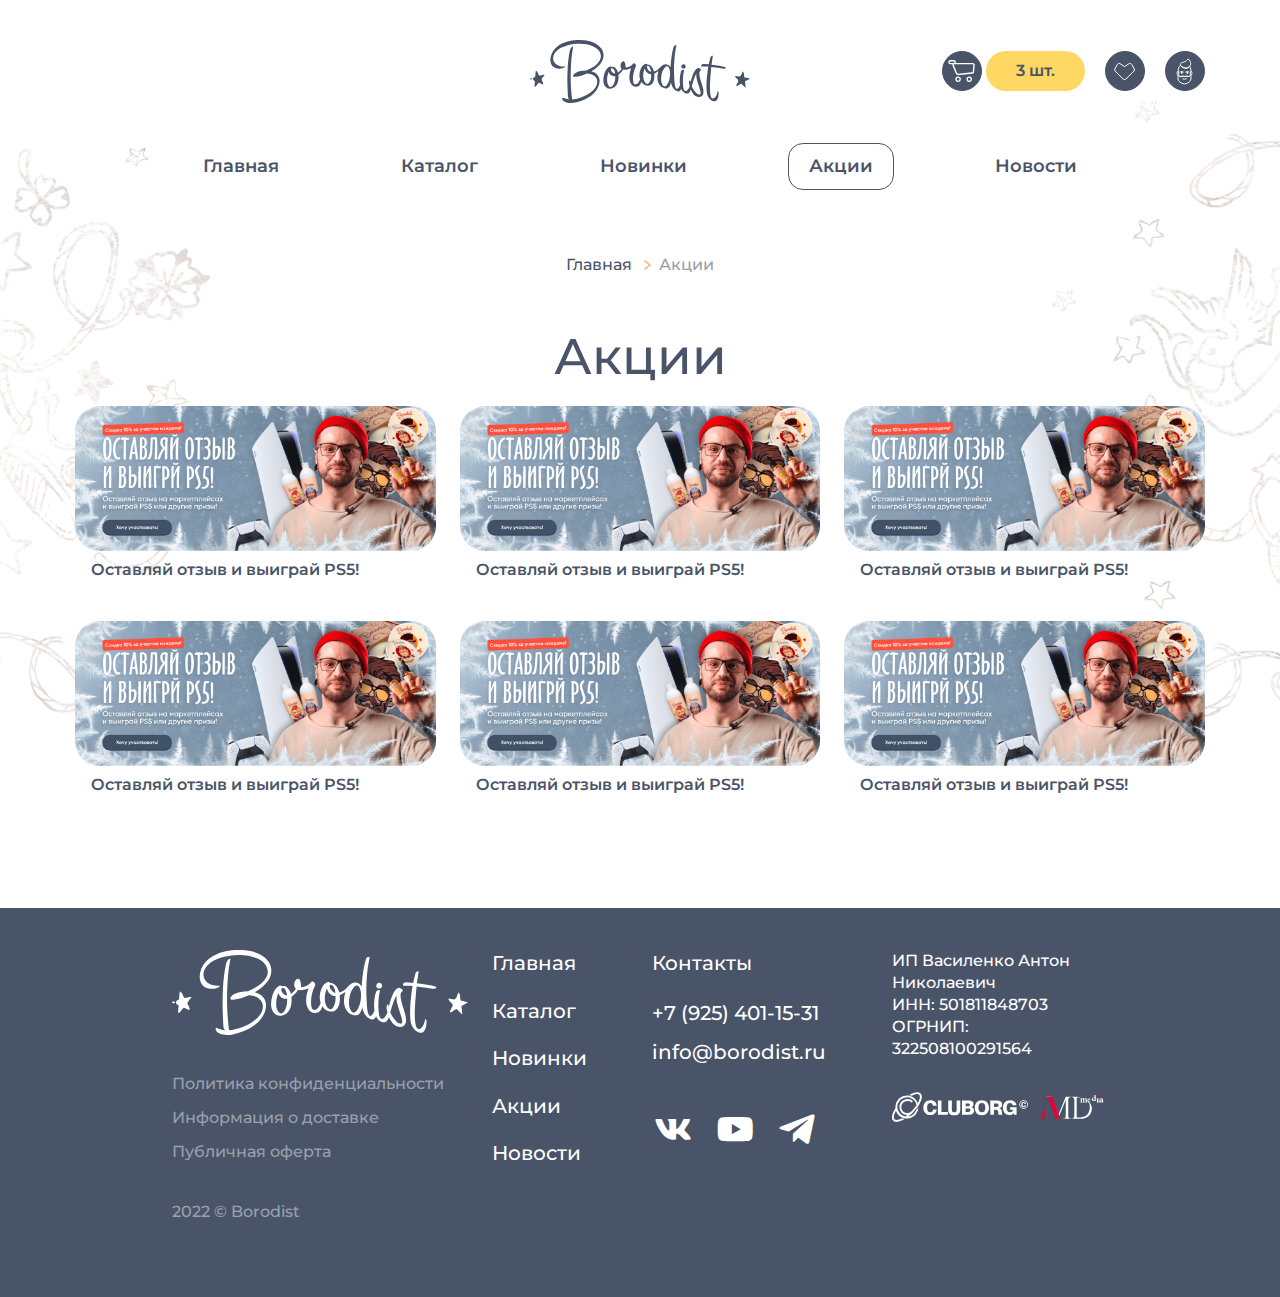
<file: promotion.html>
<!DOCTYPE html>
<html lang="ru-RU">

<head>
    <meta charset="UTF-8">
    <meta http-equiv="X-UA-Compatible" content="IE=edge">
    <meta name="viewport" content="width=device-width, initial-scale=1.0">
    <title>promotion</title>

    <link rel="shortcut icon" href="img/favicon.png" type="image/png">

    <link rel="stylesheet" href="css/bootstrap.min.css">
    <link rel="stylesheet" href="css/swiper-bundle.min.css">
    <link rel="stylesheet" href="css/glightbox.min.css">
    <link rel="stylesheet" href="css/style.css">
</head>

<body>

    <!-- Фон -->
    <div class="bg-img-main d-none d-lg-block" style="background-image: url(img/fon.png);"></div>

    <!-- Шапка -->
    <header class="header pt-lg-4">
        <div class="top-menu py-3 mb-3 d-none d-md-block">
            <div class="container">
                <div class="row align-items-center">

                    <div class="col-md-4">
                    </div>

                    <div class="col-md-4">
                        <a class="hover-opacity" href="index.html">
                            <img class="logo mx-auto" src="img/logo.svg" alt="Logo">
                        </a>
                    </div>

                    <div class="col-md-4">
                        <ul class="navbar-button justify-content-end">
                            <li class="nav-item">
                                <a class="btn btn-secondary btn-icon me-1" href="cart.html">
                                    <span class="icon icon-cart"></span>
                                </a>
                                <div class="cart-tool-text">
                                    <span>3 шт.</span>
                                </div>
                            </li>
                            <li class="nav-item">
                                <a class="btn btn-secondary btn-icon" href="whishlist.html">
                                    <span class="icon icon-heart"></span>
                                </a>
                            </li>
                            <li class="nav-item">
                                <a class="btn btn-secondary btn-icon" href="login.html">
                                    <span class="icon icon-login"></span>
                                </a>
                            </li>
                        </ul>
                    </div>
                </div>
            </div>
        </div>
        <nav class="navbar navbar-expand-md py-3 py-md-2">
            <div class="container-fluid">
                <!-- Дубль кнопки-бургера без функционала для того, чтобы логотип был по центру на мобильном экране -->
                <button class="navbar-toggler collapsed" type="button">
                    <span class="icon-bar top-bar bg-transparent"></span>
                    <span class="icon-bar middle-bar bg-transparent"></span>
                    <span class="icon-bar bottom-bar bg-transparent"></span>
                </button>
                <a class="logo d-md-none" href="index.html">
                    <img src="img/logo.svg" alt="Mobile Logo">
                </a>
                <button class="navbar-toggler collapsed" type="button" data-bs-toggle="collapse"
                    data-bs-target="#navbar-toggle-nav-center" aria-controls="navbar-toggle-nav-center"
                    aria-expanded="false" aria-label="Toggle navigation">
                    <span class="icon-bar top-bar"></span>
                    <span class="icon-bar middle-bar"></span>
                    <span class="icon-bar bottom-bar"></span>
                </button>
                <div class="collapse navbar-collapse" id="navbar-toggle-nav-center">
                    <ul class="navbar-nav text-center mx-auto mt-3 mt-md-0">
                        <li class="nav-item">
                            <a href="index.html" class="nav-link">Главная</a>
                        </li>
                        <li class="nav-item">
                            <a href="shop.html" class="nav-link">Каталог</a>
                        </li>
                        <li class="nav-item">
                            <a href="shop2.html" class="nav-link">Новинки</a>
                        </li>
                        <li class="nav-item">
                            <a href="promotion.html" class="nav-link active">Акции</a>
                        </li>
                        <li class="nav-item">
                            <a href="blog.html" class="nav-link">Новости</a>
                        </li>
                    </ul>
                    <ul class="navbar-button justify-content-center mt-3 mb-2 d-md-none">
                        <li class="nav-item">
                            <a class="btn btn-secondary btn-icon me-1" href="cart.html">
                                <span class="icon icon-cart"></span>
                            </a>
                            <div class="cart-tool-text">
                                <span>3 шт.</span>
                            </div>
                        </li>
                        <li class="nav-item">
                            <a class="btn btn-secondary btn-icon" href="whishlist.html">
                                <span class="icon icon-heart"></span>
                            </a>
                        </li>
                        <li class="nav-item">
                            <a class="btn btn-secondary btn-icon" href="login.html">
                                <span class="icon icon-login"></span>
                            </a>
                        </li>
                    </ul>
                </div>
            </div>
        </nav>
    </header>

    <main class="main">

        <!-- Хлебные крошки -->
        <section class="section py-2">
            <div class="container">
                <nav class="d-flex justify-content-center" aria-label="breadcrumb">
                    <ol class="breadcrumb">
                        <li class="breadcrumb-item"><a href="index.html">Главная</a></li>
                        <li class="breadcrumb-item active" aria-current="page">Акции</li>
                    </ol>
                </nav>
            </div>
        </section>

        <!-- Контент -->
        <section class="section py-4 py-lg-5">
            <div class="container">
                <div class="text-center">
                    <h1 class="fs-40 fs-md-35 fs-lg-50 mb-4">Акции</h1>
                </div>
                <!-- Blog grid -->
                <div class="row gy-4 row-cols-1 row-cols-md-3 row-cols-lg-3">
                    <!-- Item -->
                    <div class="col pb-3">
                        <article class="h-100">
                            <a class="hover-shine" href="blog-item.html">
                                <img class="w-100 b-radius-15 b-radius-lg-25" src="img/hero-01.png" alt="">
                            </a>
                            <div class="px-3 pt-2"><a class="fs-20 fs-md-12 fs-lg-16 fw-semibold" href="blog-item.html">Оставляй отзыв и выиграй PS5!</a></div>
                        </article>
                    </div>
                    <!-- Item -->
                    <div class="col pb-3">
                        <article class="h-100">
                            <a class="hover-shine" href="blog-item.html">
                                <img class="w-100 b-radius-15 b-radius-lg-25" src="img/hero-01.png" alt="">
                            </a>
                            <div class="px-3 pt-2"><a class="fs-20 fs-md-12 fs-lg-16 fw-semibold" href="blog-item.html">Оставляй отзыв и выиграй PS5!</a></div>
                        </article>
                    </div>
                    <!-- Item -->
                    <div class="col pb-3">
                        <article class="h-100">
                            <a class="hover-shine" href="blog-item.html">
                                <img class="w-100 b-radius-15 b-radius-lg-25" src="img/hero-01.png" alt="">
                            </a>
                            <div class="px-3 pt-2"><a class="fs-20 fs-md-12 fs-lg-16 fw-semibold" href="blog-item.html">Оставляй отзыв и выиграй PS5!</a></div>
                        </article>
                    </div>
                    <!-- Item -->
                    <div class="col pb-3">
                        <article class="h-100">
                            <a class="hover-shine" href="blog-item.html">
                                <img class="w-100 b-radius-15 b-radius-lg-25" src="img/hero-01.png" alt="">
                            </a>
                            <div class="px-3 pt-2"><a class="fs-20 fs-md-12 fs-lg-16 fw-semibold" href="blog-item.html">Оставляй отзыв и выиграй PS5!</a></div>
                        </article>
                    </div>
                    <!-- Item -->
                    <div class="col pb-3">
                        <article class="h-100">
                            <a class="hover-shine" href="blog-item.html">
                                <img class="w-100 b-radius-15 b-radius-lg-25" src="img/hero-01.png" alt="">
                            </a>
                            <div class="px-3 pt-2"><a class="fs-20 fs-md-12 fs-lg-16 fw-semibold" href="blog-item.html">Оставляй отзыв и выиграй PS5!</a></div>
                        </article>
                    </div>
                    <!-- Item -->
                    <div class="col pb-3">
                        <article class="h-100">
                            <a class="hover-shine" href="blog-item.html">
                                <img class="w-100 b-radius-15 b-radius-lg-25" src="img/hero-01.png" alt="">
                            </a>
                            <div class="px-3 pt-2"><a class="fs-20 fs-md-12 fs-lg-16 fw-semibold" href="blog-item.html">Оставляй отзыв и выиграй PS5!</a></div>
                        </article>
                    </div>
                </div>
            </div>
        </section>

    </main>

    <!-- Футер -->
    <footer class="footer bg-color-gray color-white">
        <div class="container">
            <div class="row">

                <div class="col-md-2 col-lg-2 order-md-2">

                    <div class="footer-widget d-flex d-md-none justify-content-center justify-content-md-start">
                        <img class="logo" src="img/logo-white.svg" alt="">
                    </div>

                    <div class="footer-widget d-md-none text-center color-light-gray">
                        <p class="footer-inn">ИП Василенко Антон Николаевич<br>
                            ИНН: 501811848703<br>
                            ОГРНИП: 322508100291564
                        </p>
                    </div>

                    <div class="footer-widget">
                        <ul class="footer-main-menu nav flex-row flex-md-column justify-content-center px-5 px-md-0">
                            <li class="nav-item">
                                <a class="nav-link px-2 px-lg-0" href="index.html">Главная</a>
                            </li>
                            <li class="nav-item">
                                <a class="nav-link px-2 px-lg-0" href="shop.html">Каталог</a>
                            </li>
                            <li class="nav-item">
                                <a class="nav-link px-2 px-lg-0" href="shop.html">Новинки</a>
                            </li>
                            <li class="nav-item">
                                <a class="nav-link px-2 px-lg-0" href="promotion.html">Акции</a>
                            </li>
                            <li class="nav-item">
                                <a class="nav-link px-2 px-lg-0" href="blog.html">Новости</a>
                            </li>
                        </ul>
                    </div>

                </div>

                <div class="col-md-3 col-lg-3 order-md-3">

                    <div class="footer-widget">
                        <div class="footer-widget-title d-none d-md-block">
                            <p class="mb-1 mb-lg-3">Контакты</p>
                        </div>
                        <ul class="footer-contacts nav flex-column align-items-center align-items-md-start">
                            <li class="nav-item">
                                <a class="nav-link" href="tel:+79254011531">+7 (925) 401-15-31</a>
                            </li>
                            <li class="nav-item">
                                <a class="nav-link" href="mailto:info@borodist.ru">info@borodist.ru</a>
                            </li>
                        </ul>
                    </div>

                    <div class="footer-widget">
                        <ul class="footer-socials list-inline d-flex justify-content-center justify-content-md-start">
                            <li class="list-inline-item">
                                <a class="" href="#">
                                    <i class="bx bxl-vk"></i>
                                </a>
                            </li>
                            <li class="list-inline-item">
                                <a class="" href="#">
                                    <i class="bx bxl-youtube"></i>
                                </a>
                            </li>
                            <li class="list-inline-item">
                                <a class="" href="#">
                                    <i class="bx bxl-telegram"></i>
                                </a>
                            </li>
                        </ul>
                    </div>

                </div>

                <div class="col-md-3 col-lg-3 order-md-4 d-none d-md-block">

                    <div class="footer-widget d-none d-md-block">
                        <p class="footer-inn">ИП Василенко Антон Николаевич<br>
                            ИНН: 501811848703<br>
                            ОГРНИП: 322508100291564
                        </p>
                    </div>

                    <div class="footer-widget">
                        <ul
                            class="developer-labels d-none d-md-flex list-inline justify-content-center justify-content-md-start">
                            <li class="list-inline-item">
                                <a class="hover-opacity" href="#">
                                    <img src="img/logo-cluborg-white.svg" alt="cluborg">
                                </a>
                            </li>
                            <li class="list-inline-item">
                                <a class="hover-opacity" href="#">
                                    <img src="img/logo-amd.svg" alt="amd">
                                </a>
                            </li>
                        </ul>
                    </div>

                </div>

                <div class="col-md-4 col-lg-4 order-md-1">

                    <div class="footer-widget d-none d-md-flex justify-content-center justify-content-md-start">
                        <img class="logo" src="img/logo-white.svg" alt="">
                    </div>

                    <div class="footer-widget">
                        <ul
                            class="footer-law-menu nav flex-column align-items-center align-items-md-start text-center text-md-start">
                            <li class="nav-item">
                                <a class="nav-link" href="policy.html">Политика конфиденциальности</a>
                            </li>
                            <li class="nav-item">
                                <a class="nav-link" href="dostavka.html">Информация о доставке</a>
                            </li>
                            <li class="nav-item">
                                <a class="nav-link" href="policy.html">Публичная оферта</a>
                            </li>
                        </ul>
                    </div>

                    <div class="footer-widget text-center text-md-start">
                        <p class="copyright">2022 © Borodist</p>
                    </div>

                    <div class="footer-widget">
                        <ul
                            class="developer-labels d-flex d-md-none list-inline justify-content-center justify-content-md-start">
                            <li class="list-inline-item">
                                <a class="hover-opacity" href="#">
                                    <img src="img/logo-cluborg-white.svg" alt="cluborg">
                                </a>
                            </li>
                            <li class="list-inline-item">
                                <a class="hover-opacity" href="#">
                                    <img src="img/logo-amd.svg" alt="amd">
                                </a>
                            </li>
                        </ul>
                    </div>

                </div>

            </div>
        </div>
    </footer>

    <script src="js/jquery.min.js"></script>
    <script src="js/bootstrap.bundle.min.js"></script>
    <script src="js/swiper-bundle.min.js"></script>
    <script src="js/glightbox.min.js"></script>
    <script src="js/main.js"></script>

</body>

</html>
</file>
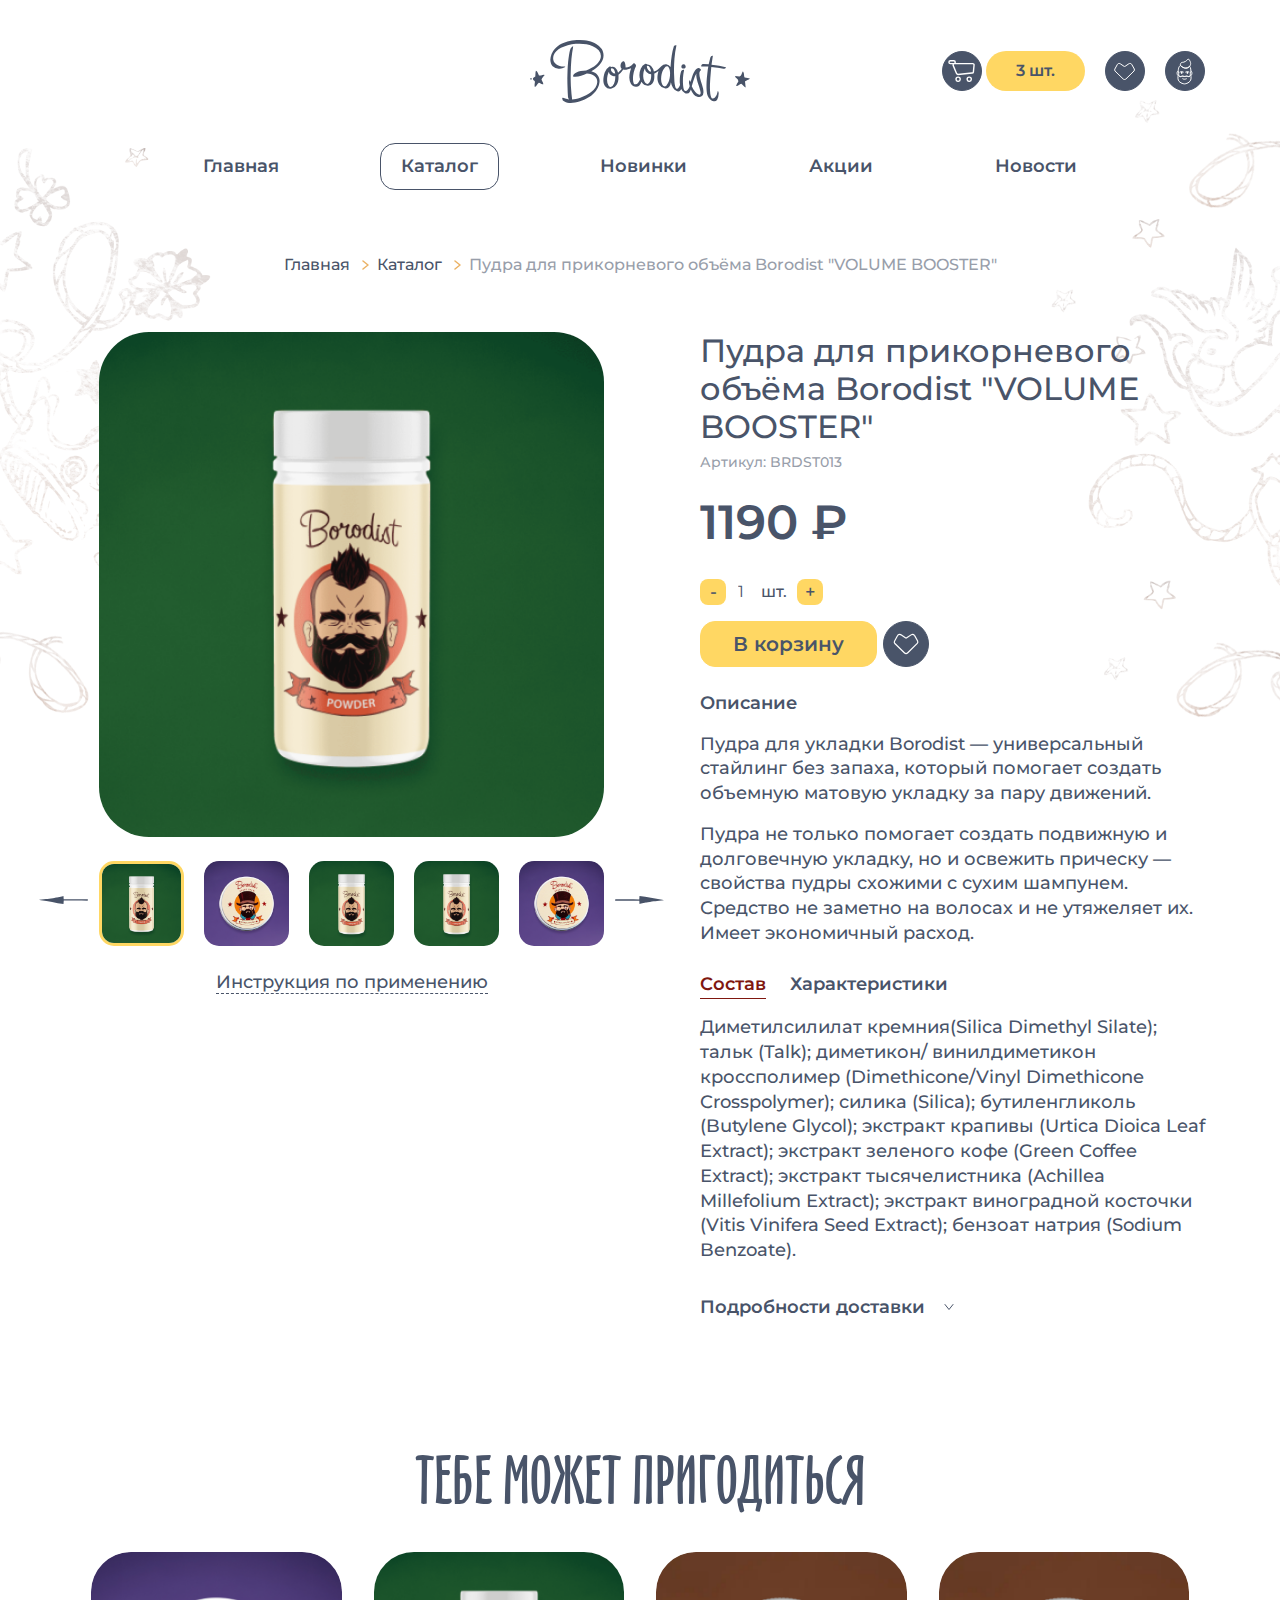
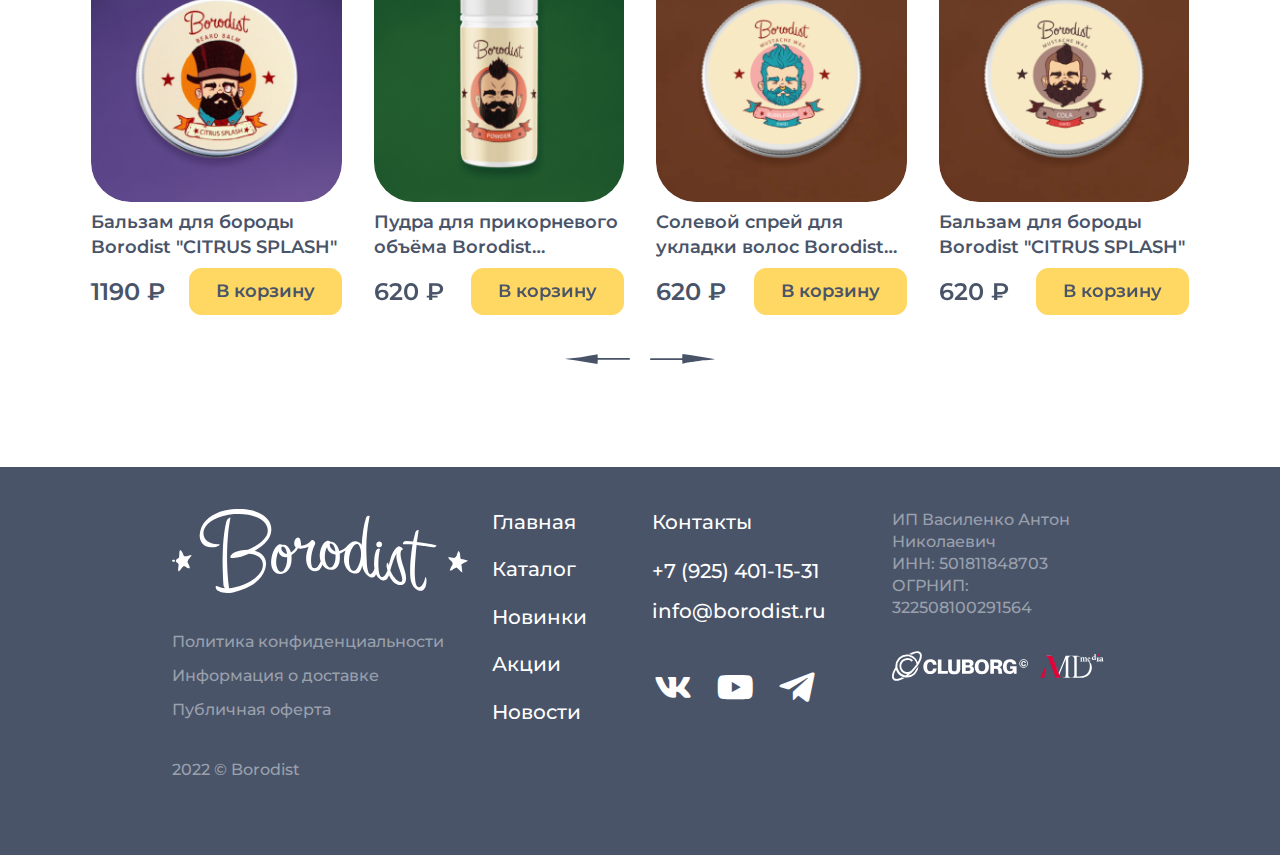
<file: shop-item.html>
<!DOCTYPE html>
<html lang="ru-RU">

<head>
    <meta charset="UTF-8">
    <meta http-equiv="X-UA-Compatible" content="IE=edge">
    <meta name="viewport" content="width=device-width, initial-scale=1.0">
    <title>shop-item</title>

    <link rel="shortcut icon" href="img/favicon.png" type="image/png">

    <link rel="stylesheet" href="css/bootstrap.min.css">
    <link rel="stylesheet" href="css/swiper-bundle.min.css">
    <link rel="stylesheet" href="css/glightbox.min.css">
    <link rel="stylesheet" href="css/style.css">
</head>

<body>

    <!-- Фон -->
    <div class="bg-img-main d-none d-lg-block" style="background-image: url(img/fon.png);"></div>

    <!-- Шапка -->
    <header class="header pt-lg-4">
        <div class="top-menu py-3 mb-3 d-none d-md-block">
            <div class="container">
                <div class="row align-items-center">

                    <div class="col-md-4">
                    </div>

                    <div class="col-md-4">
                        <a class="hover-opacity" href="index.html">
                            <img class="logo mx-auto" src="img/logo.svg" alt="Logo">
                        </a>
                    </div>

                    <div class="col-md-4">
                        <ul class="navbar-button justify-content-end">
                            <li class="nav-item">
                                <a class="btn btn-secondary btn-icon me-1" href="cart.html">
                                    <span class="icon icon-cart"></span>
                                </a>
                                <div class="cart-tool-text">
                                    <span>3 шт.</span>
                                </div>
                            </li>
                            <li class="nav-item">
                                <a class="btn btn-secondary btn-icon" href="whishlist.html">
                                    <span class="icon icon-heart"></span>
                                </a>
                            </li>
                            <li class="nav-item">
                                <a class="btn btn-secondary btn-icon" href="login.html">
                                    <span class="icon icon-login"></span>
                                </a>
                            </li>
                        </ul>
                    </div>
                </div>
            </div>
        </div>
        <nav class="navbar navbar-expand-md py-3 py-md-2">
            <div class="container-fluid">
                <!-- Дубль кнопки-бургера без функционала для того, чтобы логотип был по центру на мобильном экране -->
                <button class="navbar-toggler collapsed" type="button">
                    <span class="icon-bar top-bar bg-transparent"></span>
                    <span class="icon-bar middle-bar bg-transparent"></span>
                    <span class="icon-bar bottom-bar bg-transparent"></span>
                </button>
                <a class="logo d-md-none" href="index.html">
                    <img src="img/logo.svg" alt="Mobile Logo">
                </a>
                <button class="navbar-toggler collapsed" type="button" data-bs-toggle="collapse"
                    data-bs-target="#navbar-toggle-nav-center" aria-controls="navbar-toggle-nav-center"
                    aria-expanded="false" aria-label="Toggle navigation">
                    <span class="icon-bar top-bar"></span>
                    <span class="icon-bar middle-bar"></span>
                    <span class="icon-bar bottom-bar"></span>
                </button>
                <div class="collapse navbar-collapse" id="navbar-toggle-nav-center">
                    <ul class="navbar-nav text-center mx-auto mt-3 mt-md-0">
                        <li class="nav-item">
                            <a href="index.html" class="nav-link">Главная</a>
                        </li>
                        <li class="nav-item">
                            <a href="shop.html" class="nav-link active">Каталог</a>
                        </li>
                        <li class="nav-item">
                            <a href="shop2.html" class="nav-link">Новинки</a>
                        </li>
                        <li class="nav-item">
                            <a href="promotion.html" class="nav-link">Акции</a>
                        </li>
                        <li class="nav-item">
                            <a href="blog.html" class="nav-link">Новости</a>
                        </li>
                    </ul>
                    <ul class="navbar-button justify-content-center mt-3 mb-2 d-md-none">
                        <li class="nav-item">
                            <a class="btn btn-secondary btn-icon me-1" href="cart.html">
                                <span class="icon icon-cart"></span>
                            </a>
                            <div class="cart-tool-text">
                                <span>3 шт.</span>
                            </div>
                        </li>
                        <li class="nav-item">
                            <a class="btn btn-secondary btn-icon" href="whishlist.html">
                                <span class="icon icon-heart"></span>
                            </a>
                        </li>
                        <li class="nav-item">
                            <a class="btn btn-secondary btn-icon" href="login.html">
                                <span class="icon icon-login"></span>
                            </a>
                        </li>
                    </ul>
                </div>
            </div>
        </nav>
    </header>

    <main class="main">

        <!-- Хлебные крошки -->
        <section class="section py-2">
            <div class="container">
                <nav class="d-flex justify-content-center" aria-label="breadcrumb">
                    <ol class="breadcrumb">
                        <li class="breadcrumb-item"><a href="index.html">Главная</a></li>
                        <li class="breadcrumb-item"><a href="shop.html">Каталог</a></li>
                        <li class="breadcrumb-item active" aria-current="page">Пудра для прикорневого объёма Borodist
                            "VOLUME BOOSTER"</li>
                    </ol>
                </nav>
            </div>
        </section>

        <!-- Контент -->
        <section class="section py-4 py-lg-5">
            <div class="container">
                <div class="row gy-2">
                    <div class="col-md-6">
                        <div class="px-md-4 mb-2 mb-md-3 mb-lg-4">
                            <!-- Слайдер -->
                            <div class="position-relative">
                                <div class="swiper productItemSwiper mb-md-3 mb-lg-4">
                                    <div class="swiper-wrapper mb-4 mb-md-0">
                                        <div class="swiper-slide">
                                            <a class="glightbox2" href="img/product-item-01.png">
                                                <img class="w-100 b-radius-15 b-radius-md-25 b-radius-lg-50"
                                                    src="img/product-item-01.png" alt="">
                                            </a>
                                        </div>
                                        <div class="swiper-slide">
                                            <a class="glightbox2" href="img/product-item-02.png">
                                                <img class="w-100 b-radius-15 b-radius-md-25 b-radius-lg-50"
                                                    src="img/product-item-02.png" alt="">
                                            </a>
                                        </div>
                                        <div class="swiper-slide">
                                            <a class="glightbox2" href="img/product-item-01.png">
                                                <img class="w-100 b-radius-15 b-radius-md-25 b-radius-lg-50"
                                                    src="img/product-item-01.png" alt="">
                                            </a>
                                        </div>
                                        <div class="swiper-slide">
                                            <a class="glightbox2" href="img/product-item-01.png">
                                                <img class="w-100 b-radius-15 b-radius-md-25 b-radius-lg-50"
                                                    src="img/product-item-01.png" alt="">
                                            </a>
                                        </div>
                                        <div class="swiper-slide">
                                            <a class="glightbox2" href="img/product-item-02.png">
                                                <img class="w-100 b-radius-15 b-radius-md-25 b-radius-lg-50"
                                                    src="img/product-item-02.png" alt="">
                                            </a>
                                        </div>
                                        <div class="swiper-slide">
                                            <a class="glightbox2" href="img/product-item-01.png">
                                                <img class="w-100 b-radius-15 b-radius-md-25 b-radius-lg-50"
                                                    src="img/product-item-01.png" alt="">
                                            </a>
                                        </div>
                                    </div>
                                    <div class="swiper-pagination bottom-0 d-md-none"></div>
                                </div>
                                <div class="swiper thumbsSwiper d-none d-md-block">
                                    <div class="swiper-wrapper">
                                        <div class="swiper-slide">
                                            <img class="w-100 b-radius-6 b-radius-lg-15" src="img/product-item-01.png"
                                                alt="">
                                        </div>
                                        <div class="swiper-slide">
                                            <img class="w-100 b-radius-6 b-radius-lg-15" src="img/product-item-02.png"
                                                alt="">
                                        </div>
                                        <div class="swiper-slide">
                                            <img class="w-100 b-radius-6 b-radius-lg-15" src="img/product-item-01.png"
                                                alt="">
                                        </div>
                                        <div class="swiper-slide">
                                            <img class="w-100 b-radius-6 b-radius-lg-15" src="img/product-item-01.png"
                                                alt="">
                                        </div>
                                        <div class="swiper-slide">
                                            <img class="w-100 b-radius-6 b-radius-lg-15" src="img/product-item-02.png"
                                                alt="">
                                        </div>
                                        <div class="swiper-slide">
                                            <img class="w-100 b-radius-6 b-radius-lg-15" src="img/product-item-01.png"
                                                alt="">
                                        </div>
                                    </div>
                                </div>
                                <div class="productItemSwiper-next d-none d-md-flex">
                                    <img src="img/swipe-next.svg" alt="">
                                </div>
                                <div class="productItemSwiper-prev d-none d-md-flex">
                                    <img src="img/swipe-prev.svg" alt="">
                                </div>
                            </div>
                        </div>
                        <div class="d-none d-md-block text-center">
                            <a class="product-video-link fs-12 fs-lg-18 glightbox-ProductVideo" href="https://www.youtube.com/embed/rPDpswm5JRY">Инструкция по применению</a>
                        </div>
                    </div>
                    <div class="col-md-6">
                        <div class="product-details ms-lg-5">
                            <div class="text-center text-md-start">
                                <h1 class="product-title fs-16 fs-md-16 fs-lg-32 mb-1">Пудра для прикорневого объёма
                                    Borodist "VOLUME BOOSTER"</h1>
                                <div class="mb-2 mb-md-3">
                                    <span class="product-sku fs-10 fs-md-10 fs-lg-14">Артикул: BRDST013</span>
                                </div>
                                <div class="mb-2 mb-md-3">
                                    <span class="product-price fs-24 fs-md-26 fs-lg-48 fw-semibold">1190 ₽</span>
                                </div>
                            </div>
                            <div class="d-flex justify-content-center justify-content-md-start mb-2">
                                <div class="number-quantity" data-step="1" data-min="1" data-max="100">
                                    <input class="number-text" type="text" name="count" value="1">
                                    <span class="number-unit">шт.</span>
                                    <a href="#" class="number-minus">-</a>
                                    <a href="#" class="number-plus">+</a>
                                </div>
                            </div>
                            <div class="product-buttons d-flex mt-3 mb-2">
                                <button type="button" class="btn btn-primary fs-16 fs-md-20 b-radius-10 b-radius-md-15">В корзину</button>
                                <button type="button" class="btn btn-secondary btn-icon">
                                    <span class="icon icon-heart"></span>
                                </button>
                            </div>
                            <div class="product-description mt-3 mt-lg-4 mb-3 mb-md-4">
                                <p class="fs-16 fs-md-14 fs-lg-18 fw-semibold">Описание</p>
                                <div class="product-text fs-12 fs-lg-18">
                                    <p>Пудра для укладки Borodist — универсальный стайлинг без запаха, который помогает
                                        создать объемную матовую укладку за пару движений.</p>
                                    <p>Пудра не только помогает создать подвижную и долговечную укладку, но и освежить
                                        прическу — свойства пудры схожими с сухим шампунем. Средство не заметно на
                                        волосах и не утяжеляет их. Имеет экономичный расход.</p>
                                </div>
                            </div>

                            <div class="d-md-none">
                                <a class="product-video-link fs-12 fs-lg-18 glightbox-ProductVideo" href="https://www.youtube.com/embed/rPDpswm5JRY">Инструкция по применению</a>
                            </div>

                            <ul class="nav nav-pills product-pills mt-3 mb-3" role="tablist">
                                <li class="nav-item" role="presentation">
                                    <button class="nav-link active fs-14 fs-lg-18" id="pills-compound-tab" data-bs-toggle="pill" data-bs-target="#pills-compound" type="button" role="tab" aria-controls="pills-compound" aria-selected="true">Состав</button>
                                </li>
                                <li class="nav-item" role="presentation">
                                    <button class="nav-link fs-14 fs-lg-18" id="pills-feature-tab" data-bs-toggle="pill" data-bs-target="#pills-feature" type="button" role="tab" aria-controls="pills-feature" aria-selected="false">Характеристики</button>
                                </li>
                            </ul>
                            <div class="tab-content">
                                <div class="product-tab-compound tab-pane fade show active fs-12 fs-lg-18" id="pills-compound" role="tabpanel" aria-labelledby="pills-compound-tab" tabindex="0">
                                    <p>Диметилсилилат кремния(Silica Dimethyl Silate); тальк (Talk); диметикон/ винилдиметикон кроссполимер (Dimethicone/Vinyl Dimethicone Crosspolymer); силика (Silica); бутиленгликоль (Butylene Glycol); экстракт крапивы (Urtica Dioica Leaf Extract); экстракт зеленого кофе (Green Сoffee Еxtract); экстракт тысячелистника (Achillea Millefolium Еxtract); экстракт виноградной косточки (Vitis Vinifera Seed Extract); бензоат натрия (Sodium Benzoate).</p>
                                </div>
                                <div class="product-tab-feature tab-pane fade fs-12 fs-lg-18" id="pills-feature" role="tabpanel" aria-labelledby="pills-feature-tab" tabindex="0">
                                    <div class="feature-row row gx-0 mb-2">
                                        <div class="feature-col col-7 color-light-gray"><span class="feature-item">Высота упаковки</span></div>
                                        <div class="feature-col col-5 text-end text-md-start"><span class="feature-item">11 см</span></div>
                                    </div>
                                    <div class="feature-row row gx-0 mb-2">
                                        <div class="feature-col col-7 color-light-gray"><span class="feature-item">Длина упаковки</span></div>
                                        <div class="feature-col col-5 text-end text-md-start"><span class="feature-item">4 см</span></div>
                                    </div>
                                    <div class="feature-row row gx-0 mb-2">
                                        <div class="feature-col col-7 color-light-gray"><span class="feature-item">Ширина упаковки</span></div>
                                        <div class="feature-col col-5 text-end text-md-start"><span class="feature-item">4 см</span></div>
                                    </div>
                                    <div class="feature-row row gx-0 mb-2">
                                        <div class="feature-col col-7 color-light-gray"><span class="feature-item">Объем</span></div>
                                        <div class="feature-col col-5 text-end text-md-start"><span class="feature-item">30 гр</span></div>
                                    </div>
                                    <div class="feature-row row gx-0 mb-2">
                                        <div class="feature-col col-7 color-light-gray"><span class="feature-item">Вес с упаковкой</span></div>
                                        <div class="feature-col col-5 text-end text-md-start"><span class="feature-item">40 гр</span></div>
                                    </div>
                                    <div class="feature-row row gx-0 mb-2">
                                        <div class="feature-col col-7 color-light-gray"><span class="feature-item">Срок годности</span></div>
                                        <div class="feature-col col-5 text-end text-md-start"><span class="feature-item">05.06.2023</span></div>
                                    </div>
                                    <div class="feature-row row gx-0 mb-2">
                                        <div class="feature-col col-7 color-light-gray"><span class="feature-item">Страна производитель</span></div>
                                        <div class="feature-col col-5 text-end text-md-start"><span class="feature-item">Россия</span></div>
                                    </div>
                                    <div class="feature-row row gx-0 mb-2">
                                        <div class="feature-col col-7 color-light-gray"><span class="feature-item">Средство</span></div>
                                        <div class="feature-col col-5 text-end text-md-start"><span class="feature-item">бальзам</span></div>
                                    </div>
                                    <div class="feature-row row gx-0 mb-2">
                                        <div class="feature-col col-7 color-light-gray"><span class="feature-item">Назначение</span></div>
                                        <div class="feature-col col-5 text-end text-md-start"><span class="feature-item">для бороды и усов</span></div>
                                    </div>
                                    <div class="feature-row row gx-0 mb-2">
                                        <div class="feature-col col-7 color-light-gray"><span class="feature-item">Эффект</span></div>
                                        <div class="feature-col col-5 text-end text-md-start"><span class="feature-item">смягчение</span></div>
                                    </div>
                                    <div class="feature-row row gx-0 mb-2">
                                        <div class="feature-col col-7 color-light-gray"><span class="feature-item">Фиксация</span></div>
                                        <div class="feature-col col-5 text-end text-md-start"><span class="feature-item">легкая</span></div>
                                    </div>
                                    <div class="feature-row row gx-0 mb-2">
                                        <div class="feature-col col-7 color-light-gray"><span class="feature-item">Подходит для подарка</span></div>
                                        <div class="feature-col col-5 text-end text-md-start"><span class="feature-item">да</span></div>
                                    </div>
                                    <div class="feature-row row gx-0 mb-2">
                                        <div class="feature-col col-7 color-light-gray"><span class="feature-item">Повод</span></div>
                                        <div class="feature-col col-5 text-end text-md-start"><span class="feature-item">Новый Год</span></div>
                                    </div>
                                </div>
                            </div>

                            <div class="accordion accordion-product mb-3" id="accordionProduct">
                                <div class="accordion-item">
                                    <p class="accordion-header" id="headingOne">
                                        <button class="accordion-button collapsed fs-16 fs-md-14 fs-lg-18 fw-semibold" type="button"
                                            data-bs-toggle="collapse" data-bs-target="#collapseOne"
                                            aria-expanded="false" aria-controls="collapseOne">
                                            Подробности доставки
                                        </button>
                                    </p>
                                    <div id="collapseOne" class="accordion-collapse collapse"
                                        aria-labelledby="headingOne" data-bs-parent="#accordionExample">
                                        <div class="accordion-body fs-12 fs-lg-18">
                                            <p><strong>Заказы обрабатываются по будням с 10:00 до 15:00.</strong></p>
                                            <p>Заказы, оформленные в пятницу после 15:00, в выходные или праздничные дни, поступают в обработку на следующий рабочий день.</p>
                                            <p>Срок доставки считается в рабочих днях с момента передачи заказа в службу доставки. <strong>На почту/Whatsapp придет трек-номер для отслеживания посылки.</strong></p>
                                            <p>После поступления посылки в пункт выдачи вам придет смс-уведомление о готовности ее к выдаче. <strong>Расчет стоимости доставки производится автоматически при вводе адреса.</strong></p>
                                        </div>
                                    </div>
                                </div>
                            </div>

                        </div>
                    </div>
                </div>
            </div>
        </section>

        <!-- Рекомендуемые товары -->
        <section class="section py-4 py-lg-5 d-flex align-items-center justify-content-center position-relative">
            <div class="productCardSwiper-prev hover-opacity d-none d-xxl-flex" style="margin-top: 74px;">
                <img src="img/arrow-suda.svg" alt="">
            </div>
            <div class="container mx-xl-0">
                <div class="text-center">
                    <h2 class="h2 ff-title mb-4">Тебе может пригодиться</h2>
                </div>
                <!-- Выводить строго 6 товаров иначе сыпется сетка -->
                <div class="swiper productCardSwiper2">
                    <div class="swiper-wrapper">
                        <div class="swiper-slide h-auto p-2 p-lg-3">
                            <article class="card product-card h-100">
                                <a class="hover-shine" href="shop-item.html">
                                    <img class="card-img-top b-radius-20 b-radius-lg-40" src="img/item-01.png" alt="">
                                </a>
                                <div class="card-body">
                                    <a class="card-title fw-semibold" href="shop-item.html">Бальзам для бороды Borodist
                                        "CITRUS SPLASH"</a>
                                </div>
                                <div class="card-footer">
                                    <div class="d-flex align-items-center justify-content-between">
                                        <span class="card-price fw-semibold">1190 ₽</span>
                                        <button type="button" class="btn btn-primary" data-bs-toggle="modal"
                                            data-bs-target="#addProduct">В корзину</button>
                                    </div>
                                </div>
                            </article>
                        </div>
                        <div class="swiper-slide h-auto p-2 p-lg-3">
                            <article class="card product-card h-100">
                                <a class="hover-shine" href="shop-item.html">
                                    <img class="card-img-top b-radius-20 b-radius-lg-40" src="img/item-02.png" alt="">
                                </a>
                                <div class="card-body">
                                    <a class="card-title fw-semibold" href="shop-item.html">Пудра для прикорневого
                                        объёма Borodist "VOLUME BOOSTER"</a>
                                </div>
                                <div class="card-footer">
                                    <div class="d-flex align-items-center justify-content-between">
                                        <span class="card-price fw-semibold">620 ₽</span>
                                        <button type="button" class="btn btn-primary" data-bs-toggle="modal"
                                            data-bs-target="#addProduct">В корзину</button>
                                    </div>
                                </div>
                            </article>
                        </div>
                        <div class="swiper-slide h-auto p-2 p-lg-3">
                            <article class="card product-card h-100">
                                <a class="hover-shine" href="shop-item.html">
                                    <img class="card-img-top b-radius-20 b-radius-lg-40" src="img/item-03.png" alt="">
                                </a>
                                <div class="card-body">
                                    <a class="card-title fw-semibold" href="shop-item.html">Солевой спрей для укладки
                                        волос Borodist "SURF'S VIBE"</a>
                                </div>
                                <div class="card-footer">
                                    <div class="d-flex align-items-center justify-content-between">
                                        <span class="card-price fw-semibold">620 ₽</span>
                                        <button type="button" class="btn btn-primary" data-bs-toggle="modal"
                                            data-bs-target="#addProduct">В корзину</button>
                                    </div>
                                </div>
                            </article>
                        </div>
                        <div class="swiper-slide h-auto p-2 p-lg-3">
                            <article class="card product-card h-100">
                                <a class="hover-shine" href="shop-item.html">
                                    <img class="card-img-top b-radius-20 b-radius-lg-40" src="img/item-04.png" alt="">
                                </a>
                                <div class="card-body">
                                    <a class="card-title fw-semibold" href="shop-item.html">Бальзам для бороды Borodist
                                        "CITRUS SPLASH"</a>
                                </div>
                                <div class="card-footer">
                                    <div class="d-flex align-items-center justify-content-between">
                                        <span class="card-price fw-semibold">620 ₽</span>
                                        <button type="button" class="btn btn-primary" data-bs-toggle="modal"
                                            data-bs-target="#addProduct">В корзину</button>
                                    </div>
                                </div>
                            </article>
                        </div>
                        <div class="swiper-slide h-auto p-2 p-lg-3">
                            <article class="card product-card h-100">
                                <a class="hover-shine" href="shop-item.html">
                                    <img class="card-img-top b-radius-20 b-radius-lg-40" src="img/item-04.png" alt="">
                                </a>
                                <div class="card-body">
                                    <a class="card-title fw-semibold" href="shop-item.html">Бальзам для бороды Borodist
                                        "CITRUS SPLASH"</a>
                                </div>
                                <div class="card-footer">
                                    <div class="d-flex align-items-center justify-content-between">
                                        <span class="card-price fw-semibold">620 ₽</span>
                                        <button type="button" class="btn btn-primary" data-bs-toggle="modal"
                                            data-bs-target="#addProduct">В корзину</button>
                                    </div>
                                </div>
                            </article>
                        </div>
                        <div class="swiper-slide h-auto p-2 p-lg-3">
                            <article class="card product-card h-100">
                                <a class="hover-shine" href="shop-item.html">
                                    <img class="card-img-top b-radius-20 b-radius-lg-40" src="img/item-02.png" alt="">
                                </a>
                                <div class="card-body">
                                    <a class="card-title fw-semibold" href="shop-item.html">Пудра для прикорневого
                                        объёма Borodist "VOLUME BOOSTER"</a>
                                </div>
                                <div class="card-footer">
                                    <div class="d-flex align-items-center justify-content-between">
                                        <span class="card-price fw-semibold">620 ₽</span>
                                        <button type="button" class="btn btn-primary" data-bs-toggle="modal"
                                            data-bs-target="#addProduct">В корзину</button>
                                    </div>
                                </div>
                            </article>
                        </div>
                    </div>
                    <div class="d-flex d-xxl-none align-items-center justify-content-center mt-3">
                        <button type="button" class="btn border-0 px-2 py-0" id="productCardSwiper2-prev1"
                            style="transform: rotate(180deg);">
                            <span class="icon icon-arrow"></span>
                        </button>
                        <button type="button" class="btn border-0 px-2 py-0" id="productCardSwiper2-next1">
                            <span class="icon icon-arrow"></span>
                        </button>
                    </div>
                </div>
            </div>
            <div class="productCardSwiper-next hover-opacity d-none d-xxl-flex" style="margin-top: 74px;">
                <img src="img/arrow-tuda.svg" alt="">
            </div>
        </section>

    </main>

    <!-- Футер -->
    <footer class="footer bg-color-gray color-white">
        <div class="container">
            <div class="row">

                <div class="col-md-2 col-lg-2 order-md-2">

                    <div class="footer-widget d-flex d-md-none justify-content-center justify-content-md-start">
                        <img class="logo" src="img/logo-white.svg" alt="">
                    </div>

                    <div class="footer-widget color-light-gray d-md-none text-center">
                        <p class="footer-inn">ИП Василенко Антон Николаевич<br>
                            ИНН: 501811848703<br>
                            ОГРНИП: 322508100291564
                        </p>
                    </div>

                    <div class="footer-widget">
                        <ul class="footer-main-menu nav flex-row flex-md-column justify-content-center px-5 px-md-0">
                            <li class="nav-item">
                                <a class="nav-link px-2 px-lg-0" href="index.html">Главная</a>
                            </li>
                            <li class="nav-item">
                                <a class="nav-link px-2 px-lg-0" href="shop.html">Каталог</a>
                            </li>
                            <li class="nav-item">
                                <a class="nav-link px-2 px-lg-0" href="shop.html">Новинки</a>
                            </li>
                            <li class="nav-item">
                                <a class="nav-link px-2 px-lg-0" href="promotion.html">Акции</a>
                            </li>
                            <li class="nav-item">
                                <a class="nav-link px-2 px-lg-0" href="blog.html">Новости</a>
                            </li>
                        </ul>
                    </div>

                </div>

                <div class="col-md-3 col-lg-3 order-md-3">

                    <div class="footer-widget">
                        <div class="footer-widget-title d-none d-md-block">
                            <p class="mb-1 mb-lg-3">Контакты</p>
                        </div>
                        <ul class="footer-contacts nav flex-column align-items-center align-items-md-start">
                            <li class="nav-item">
                                <a class="nav-link" href="tel:+79254011531">+7 (925) 401-15-31</a>
                            </li>
                            <li class="nav-item">
                                <a class="nav-link" href="mailto:info@borodist.ru">info@borodist.ru</a>
                            </li>
                        </ul>
                    </div>

                    <div class="footer-widget">
                        <ul class="footer-socials list-inline d-flex justify-content-center justify-content-md-start">
                            <li class="list-inline-item">
                                <a class="" href="#">
                                    <i class="bx bxl-vk"></i>
                                </a>
                            </li>
                            <li class="list-inline-item">
                                <a class="" href="#">
                                    <i class="bx bxl-youtube"></i>
                                </a>
                            </li>
                            <li class="list-inline-item">
                                <a class="" href="#">
                                    <i class="bx bxl-telegram"></i>
                                </a>
                            </li>
                        </ul>
                    </div>

                </div>

                <div class="col-md-3 col-lg-3 order-md-4 d-none d-md-block">

                    <div class="footer-widget color-light-gray d-none d-md-block">
                        <p class="footer-inn">ИП Василенко Антон Николаевич<br>
                            ИНН: 501811848703<br>
                            ОГРНИП: 322508100291564
                        </p>
                    </div>

                    <div class="footer-widget">
                        <ul
                            class="developer-labels d-none d-md-flex list-inline justify-content-center justify-content-md-start">
                            <li class="list-inline-item">
                                <a class="hover-opacity" href="#">
                                    <img src="img/logo-cluborg-white.svg" alt="cluborg">
                                </a>
                            </li>
                            <li class="list-inline-item">
                                <a class="hover-opacity" href="#">
                                    <img src="img/logo-amd.svg" alt="amd">
                                </a>
                            </li>
                        </ul>
                    </div>

                </div>

                <div class="col-md-4 col-lg-4 order-md-1">

                    <div class="footer-widget d-none d-md-flex justify-content-center justify-content-md-start">
                        <img class="logo" src="img/logo-white.svg" alt="">
                    </div>

                    <div class="footer-widget">
                        <ul
                            class="footer-law-menu nav flex-column align-items-center align-items-md-start text-center text-md-start">
                            <li class="nav-item">
                                <a class="nav-link" href="policy.html">Политика конфиденциальности</a>
                            </li>
                            <li class="nav-item">
                                <a class="nav-link" href="dostavka.html">Информация о доставке</a>
                            </li>
                            <li class="nav-item">
                                <a class="nav-link" href="policy.html">Публичная оферта</a>
                            </li>
                        </ul>
                    </div>

                    <div class="footer-widget text-center text-md-start">
                        <p class="copyright">2022 © Borodist</p>
                    </div>

                    <div class="footer-widget">
                        <ul
                            class="developer-labels d-flex d-md-none list-inline justify-content-center justify-content-md-start">
                            <li class="list-inline-item">
                                <a class="hover-opacity" href="#">
                                    <img src="img/logo-cluborg-white.svg" alt="cluborg">
                                </a>
                            </li>
                            <li class="list-inline-item">
                                <a class="hover-opacity" href="#">
                                    <img src="img/logo-amd.svg" alt="amd">
                                </a>
                            </li>
                        </ul>
                    </div>

                </div>

            </div>
        </div>
    </footer>

    <!-- Попап "Товар добавлен" -->
    <div class="modal modal-additem fade" id="addProduct" tabindex="-1" aria-labelledby="eaddProductLabel"
        aria-hidden="true">
        <div class="modal-dialog modal-xl modal-dialog-centered">
            <div class="modal-content b-radius-15 b-radius-md-25 bg-img-top-contain"
                style="background-image: url(img/fon.png);">

                <button type="button" class="btn-close" data-bs-dismiss="modal" aria-label="Close"></button>

                <div class="modal-body">

                    <div class="section-additem">
                        <div class="text-center">
                            <p class="h1 ff-title fs-34 fs-md-50 fs-lg-90 mb-1 mb-lg-4">Товар добавлен в корзину</p>
                        </div>
                        <article class="card card-additem">
                            <div class="card-body">
                                <div class="row g-2 g-md-2 g-lg-3">
                                    <div class="col-3 col-md-4 col-lg-4">
                                        <a class="hover-shine" href="shop-item.html">
                                            <img class="card-img b-radius-15 b-radius-md-20 b-radius-lg-35"
                                                src="img/item-02.png" alt="">
                                        </a>
                                    </div>
                                    <div class="col-9 col-md-8 col-lg-8">
                                        <div class="d-flex flex-column justify-content-between h-100">
                                            <div class="d-flex flex-column justify-content-between justify-content-md-start h-100">
                                                <p class="additem-title fw-semibold"><a href="shop-item.html">Пудра для
                                                        прикорневого объёма Borodist "VOLUME BOOSTER"</a></p>
                                                <p class="additem-price fw-semibold">620 ₽</p>
                                            </div>
                                            <div class="button-box">
                                                <button type="button" class="btn btn-gray"
                                                    data-bs-dismiss="modal">Продолжить покупки</button>
                                                <a class="btn btn-primary" href="cart.html">Перейти в корзину</a>
                                            </div>
                                        </div>
                                    </div>
                                </div>
                            </div>
                        </article>
                    </div>

                    <div class="section-additional mt-2 mt-md-3 mt-lg-5">
                        <div class="text-center">
                            <p class="h2 ff-title fs-34 fs-md-35 fs-lg-64 mb-1 mb-lg-4">Тебе может пригодиться</p>
                        </div>
                        <div class="swiper additionalItemsSwiper">
                            <div class="swiper-wrapper mb-0 mb-md-0">
                                <div class="swiper-slide h-auto p-1 p-md-2">
                                    <article class="card product-card h-100">
                                        <a class="hover-shine" href="shop-item.html">
                                            <img class="card-img-top b-radius-20 b-radius-lg-40" src="img/item-01.png"
                                                alt="">
                                        </a>
                                        <div class="card-body">
                                            <a class="card-title fw-semibold" href="shop-item.html">Бальзам для бороды
                                                Borodist "CITRUS SPLASH"</a>
                                        </div>
                                        <div class="card-footer">
                                            <div class="d-flex align-items-center justify-content-between">
                                                <span class="card-price fw-semibold">1190 ₽</span>
                                                <button type="button" class="btn btn-primary">В корзину</button>
                                            </div>
                                        </div>
                                    </article>
                                </div>
                                <div class="swiper-slide h-auto p-1 p-md-2">
                                    <article class="card product-card h-100">
                                        <a class="hover-shine" href="shop-item.html">
                                            <img class="card-img-top b-radius-20 b-radius-lg-40" src="img/item-01.png"
                                                alt="">
                                        </a>
                                        <div class="card-body">
                                            <a class="card-title fw-semibold" href="shop-item.html">Бальзам для бороды
                                                Borodist "CITRUS SPLASH"</a>
                                        </div>
                                        <div class="card-footer">
                                            <div class="d-flex align-items-center justify-content-between">
                                                <span class="card-price fw-semibold">1190 ₽</span>
                                                <button type="button" class="btn btn-primary">В корзину</button>
                                            </div>
                                        </div>
                                    </article>
                                </div>
                                <div class="swiper-slide h-auto p-1 p-md-2">
                                    <article class="card product-card h-100">
                                        <a class="hover-shine" href="shop-item.html">
                                            <img class="card-img-top b-radius-20 b-radius-lg-40" src="img/item-01.png"
                                                alt="">
                                        </a>
                                        <div class="card-body">
                                            <a class="card-title fw-semibold" href="shop-item.html">Бальзам для бороды
                                                Borodist "CITRUS SPLASH"</a>
                                        </div>
                                        <div class="card-footer">
                                            <div class="d-flex align-items-center justify-content-between">
                                                <span class="card-price fw-semibold">1190 ₽</span>
                                                <button type="button" class="btn btn-primary">В корзину</button>
                                            </div>
                                        </div>
                                    </article>
                                </div>
                            </div>
                            <div class="swiper-pagination bottom-0 d-none d-md-none"></div>
                        </div>
                    </div>

                </div>
            </div>
        </div>
    </div>

    <script src="js/jquery.min.js"></script>
    <script src="js/bootstrap.bundle.min.js"></script>
    <script src="js/swiper-bundle.min.js"></script>
    <script src="js/glightbox.min.js"></script>
    <script src="js/main.js"></script>

</body>

</html>
</file>
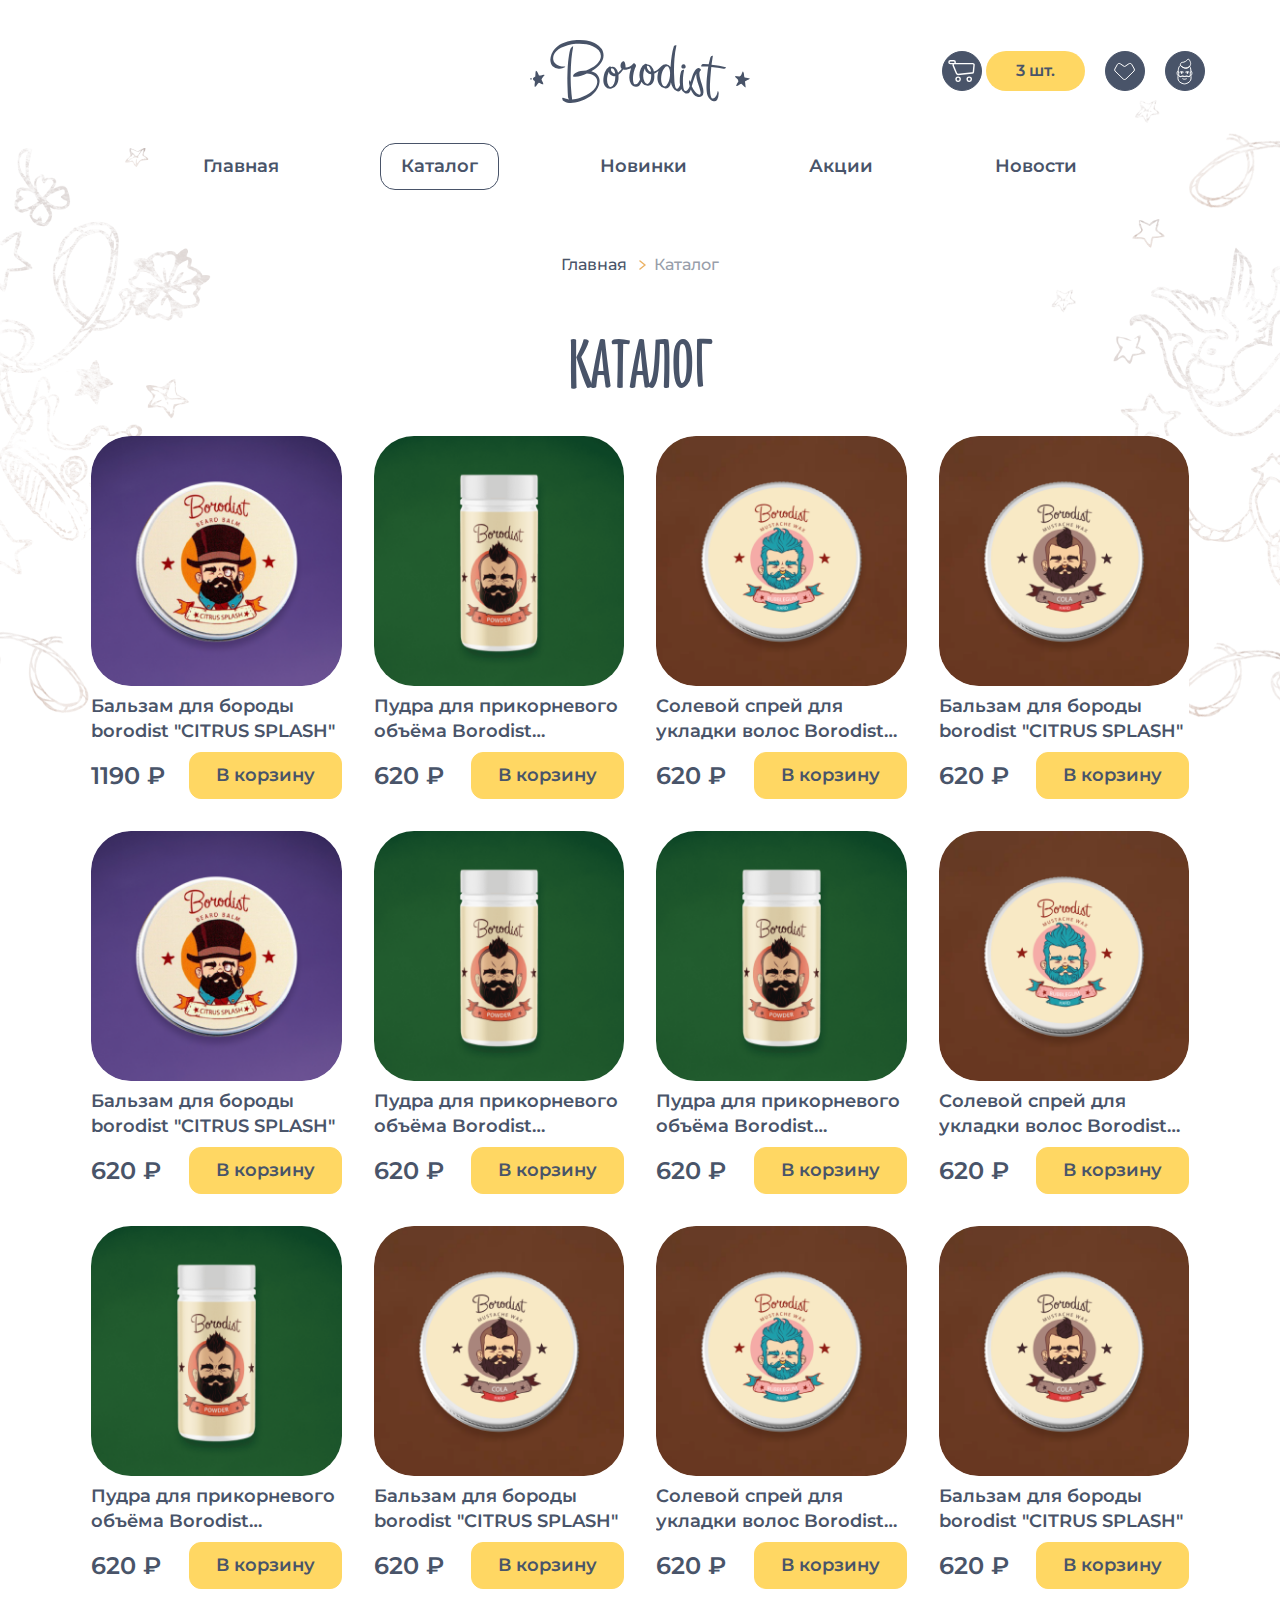
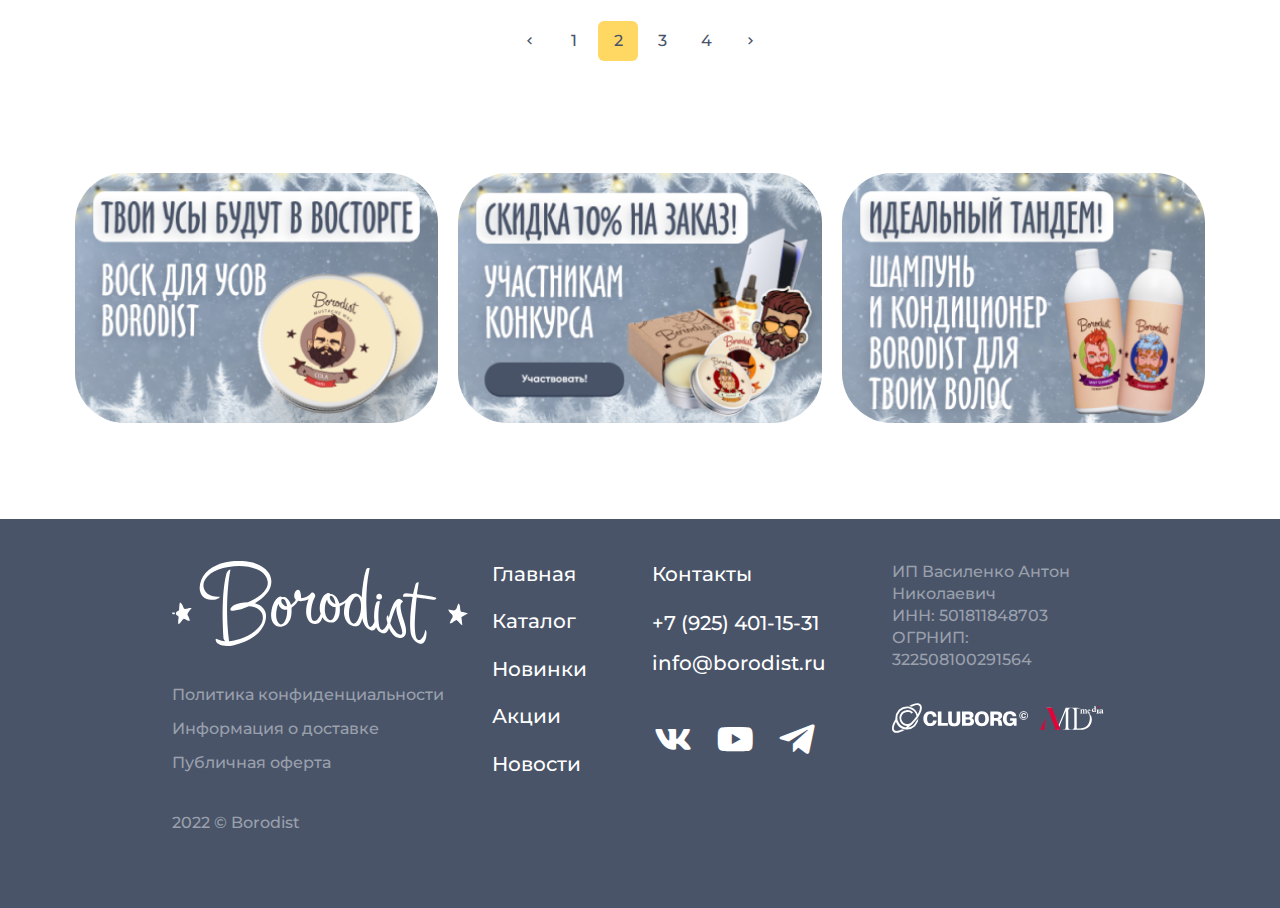
<file: shop.html>
<!DOCTYPE html>
<html lang="ru-RU">

<head>
    <meta charset="UTF-8">
    <meta http-equiv="X-UA-Compatible" content="IE=edge">
    <meta name="viewport" content="width=device-width, initial-scale=1.0">
    <title>shop</title>

    <link rel="shortcut icon" href="img/favicon.png" type="image/png">

    <link rel="stylesheet" href="css/bootstrap.min.css">
    <link rel="stylesheet" href="css/swiper-bundle.min.css">
    <link rel="stylesheet" href="css/glightbox.min.css">
    <link rel="stylesheet" href="css/style.css">
</head>

<body>

    <!-- Фон -->
    <div class="bg-img-main d-none d-lg-block" style="background-image: url(img/fon.png);"></div>

    <!-- Шапка -->
    <header class="header pt-lg-4">
        <div class="top-menu py-3 mb-3 d-none d-md-block">
            <div class="container">
                <div class="row align-items-center">

                    <div class="col-md-4">
                    </div>

                    <div class="col-md-4">
                        <a class="hover-opacity" href="index.html">
                            <img class="logo mx-auto" src="img/logo.svg" alt="Logo">
                        </a>
                    </div>

                    <div class="col-md-4">
                        <ul class="navbar-button justify-content-end">
                            <li class="nav-item">
                                <a class="btn btn-secondary btn-icon me-1" href="cart.html">
                                    <span class="icon icon-cart"></span>
                                </a>
                                <div class="cart-tool-text">
                                    <span>3 шт.</span>
                                </div>
                            </li>
                            <li class="nav-item">
                                <a class="btn btn-secondary btn-icon" href="whishlist.html">
                                    <span class="icon icon-heart"></span>
                                </a>
                            </li>
                            <li class="nav-item">
                                <a class="btn btn-secondary btn-icon" href="login.html">
                                    <span class="icon icon-login"></span>
                                </a>
                            </li>
                        </ul>
                    </div>
                </div>
            </div>
        </div>
        <nav class="navbar navbar-expand-md py-3 py-md-2">
            <div class="container-fluid">
                <!-- Дубль кнопки-бургера без функционала для того, чтобы логотип был по центру на мобильном экране -->
                <button class="navbar-toggler collapsed" type="button">
                    <span class="icon-bar top-bar bg-transparent"></span>
                    <span class="icon-bar middle-bar bg-transparent"></span>
                    <span class="icon-bar bottom-bar bg-transparent"></span>
                </button>
                <a class="logo d-md-none" href="index.html">
                    <img src="img/logo.svg" alt="Mobile Logo">
                </a>
                <button class="navbar-toggler collapsed" type="button" data-bs-toggle="collapse"
                    data-bs-target="#navbar-toggle-nav-center" aria-controls="navbar-toggle-nav-center"
                    aria-expanded="false" aria-label="Toggle navigation">
                    <span class="icon-bar top-bar"></span>
                    <span class="icon-bar middle-bar"></span>
                    <span class="icon-bar bottom-bar"></span>
                </button>
                <div class="collapse navbar-collapse" id="navbar-toggle-nav-center">
                    <ul class="navbar-nav text-center mx-auto mt-3 mt-md-0">
                        <li class="nav-item">
                            <a href="index.html" class="nav-link">Главная</a>
                        </li>
                        <li class="nav-item">
                            <a href="shop.html" class="nav-link active">Каталог</a>
                        </li>
                        <li class="nav-item">
                            <a href="shop2.html" class="nav-link">Новинки</a>
                        </li>
                        <li class="nav-item">
                            <a href="promotion.html" class="nav-link">Акции</a>
                        </li>
                        <li class="nav-item">
                            <a href="blog.html" class="nav-link">Новости</a>
                        </li>
                    </ul>
                    <ul class="navbar-button justify-content-center mt-3 mb-2 d-md-none">
                        <li class="nav-item">
                            <a class="btn btn-secondary btn-icon me-1" href="cart.html">
                                <span class="icon icon-cart"></span>
                            </a>
                            <div class="cart-tool-text">
                                <span>3 шт.</span>
                            </div>
                        </li>
                        <li class="nav-item">
                            <a class="btn btn-secondary btn-icon" href="whishlist.html">
                                <span class="icon icon-heart"></span>
                            </a>
                        </li>
                        <li class="nav-item">
                            <a class="btn btn-secondary btn-icon" href="login.html">
                                <span class="icon icon-login"></span>
                            </a>
                        </li>
                    </ul>
                </div>
            </div>
        </nav>
    </header>

    <main class="main">

        <!-- Хлебные крошки -->
        <section class="section py-2">
            <div class="container">
                <nav class="d-flex justify-content-center" aria-label="breadcrumb">
                    <ol class="breadcrumb">
                        <li class="breadcrumb-item"><a href="index.html">Главная</a></li>
                        <li class="breadcrumb-item active" aria-current="page">Каталог</li>
                    </ol>
                </nav>
            </div>
        </section>

        <!-- Контент -->
        <section class="section py-4 py-lg-5">
            <div class="container">
                <div class="text-center">
                    <h1 class="h2 ff-title mb-4">Каталог</h1>
                </div>
                <!-- Shop grid -->
                <div class="row g-0 row-cols-2 row-cols-md-4 row-cols-lg-4">
                    <!-- Item -->
                    <div class="col p-2 p-lg-3">
                        <article class="card product-card h-100">
                            <a class="hover-shine" href="shop-item.html">
                                <img class="card-img-top b-radius-20 b-radius-lg-40" src="img/item-01.png" alt="">
                            </a>
                            <div class="card-body">
                                <a class="card-title fw-semibold" href="shop-item.html">Бальзам для бороды borodist
                                    "CITRUS SPLASH"</a>
                            </div>
                            <div class="card-footer">
                                <div class="d-flex align-items-center justify-content-between">
                                    <span class="card-price fw-semibold">1190 ₽</span>
                                    <button type="button" class="btn btn-primary" data-bs-toggle="modal"
                                        data-bs-target="#addProduct">В корзину</button>
                                </div>
                            </div>
                        </article>
                    </div>
                    <!-- Item -->
                    <div class="col p-2 p-lg-3">
                        <article class="card product-card h-100">
                            <a class="hover-shine" href="shop-item.html">
                                <img class="card-img-top b-radius-20 b-radius-lg-40" src="img/item-02.png" alt="">
                            </a>
                            <div class="card-body">
                                <a class="card-title fw-semibold" href="shop-item.html">Пудра для прикорневого
                                    объёма Borodist "VOLUME BOOSTER"</a>
                            </div>
                            <div class="card-footer">
                                <div class="d-flex align-items-center justify-content-between">
                                    <span class="card-price fw-semibold">620 ₽</span>
                                    <button type="button" class="btn btn-primary" data-bs-toggle="modal"
                                        data-bs-target="#addProduct">В корзину</button>
                                </div>
                            </div>
                        </article>
                    </div>
                    <!-- Item -->
                    <div class="col p-2 p-lg-3">
                        <article class="card product-card h-100">
                            <a class="hover-shine" href="shop-item.html">
                                <img class="card-img-top b-radius-20 b-radius-lg-40" src="img/item-03.png" alt="">
                            </a>
                            <div class="card-body">
                                <a class="card-title fw-semibold" href="shop-item.html">Солевой спрей для укладки
                                    волос Borodist "SURF'S VIBE"</a>
                            </div>
                            <div class="card-footer">
                                <div class="d-flex align-items-center justify-content-between">
                                    <span class="card-price fw-semibold">620 ₽</span>
                                    <button type="button" class="btn btn-primary" data-bs-toggle="modal"
                                        data-bs-target="#addProduct">В корзину</button>
                                </div>
                            </div>
                        </article>
                    </div>
                    <!-- Item -->
                    <div class="col p-2 p-lg-3">
                        <article class="card product-card h-100">
                            <a class="hover-shine" href="shop-item.html">
                                <img class="card-img-top b-radius-20 b-radius-lg-40" src="img/item-04.png" alt="">
                            </a>
                            <div class="card-body">
                                <a class="card-title fw-semibold" href="shop-item.html">Бальзам для бороды borodist
                                    "CITRUS SPLASH"</a>
                            </div>
                            <div class="card-footer">
                                <div class="d-flex align-items-center justify-content-between">
                                    <span class="card-price fw-semibold">620 ₽</span>
                                    <button type="button" class="btn btn-primary" data-bs-toggle="modal"
                                        data-bs-target="#addProduct">В корзину</button>
                                </div>
                            </div>
                        </article>
                    </div>
                    <!-- Item -->
                    <div class="col p-2 p-lg-3">
                        <article class="card product-card h-100">
                            <a class="hover-shine" href="shop-item.html">
                                <img class="card-img-top b-radius-20 b-radius-lg-40" src="img/item-01.png" alt="">
                            </a>
                            <div class="card-body">
                                <a class="card-title fw-semibold" href="shop-item.html">Бальзам для бороды borodist
                                    "CITRUS SPLASH"</a>
                            </div>
                            <div class="card-footer">
                                <div class="d-flex align-items-center justify-content-between">
                                    <span class="card-price fw-semibold">620 ₽</span>
                                    <button type="button" class="btn btn-primary" data-bs-toggle="modal"
                                        data-bs-target="#addProduct">В корзину</button>
                                </div>
                            </div>
                        </article>
                    </div>
                    <!-- Item -->
                    <div class="col p-2 p-lg-3">
                        <article class="card product-card h-100">
                            <a class="hover-shine" href="shop-item.html">
                                <img class="card-img-top b-radius-20 b-radius-lg-40" src="img/item-02.png" alt="">
                            </a>
                            <div class="card-body">
                                <a class="card-title fw-semibold" href="shop-item.html">Пудра для прикорневого
                                    объёма Borodist "VOLUME BOOSTER"</a>
                            </div>
                            <div class="card-footer">
                                <div class="d-flex align-items-center justify-content-between">
                                    <span class="card-price fw-semibold">620 ₽</span>
                                    <button type="button" class="btn btn-primary" data-bs-toggle="modal"
                                        data-bs-target="#addProduct">В корзину</button>
                                </div>
                            </div>
                        </article>
                    </div>
                    <!-- Item -->
                    <div class="col p-2 p-lg-3">
                        <article class="card product-card h-100">
                            <a class="hover-shine" href="shop-item.html">
                                <img class="card-img-top b-radius-20 b-radius-lg-40" src="img/item-02.png" alt="">
                            </a>
                            <div class="card-body">
                                <a class="card-title fw-semibold" href="shop-item.html">Пудра для прикорневого
                                    объёма Borodist "VOLUME BOOSTER"</a>
                            </div>
                            <div class="card-footer">
                                <div class="d-flex align-items-center justify-content-between">
                                    <span class="card-price fw-semibold">620 ₽</span>
                                    <button type="button" class="btn btn-primary" data-bs-toggle="modal"
                                        data-bs-target="#addProduct">В корзину</button>
                                </div>
                            </div>
                        </article>
                    </div>
                    <!-- Item -->
                    <div class="col p-2 p-lg-3">
                        <article class="card product-card h-100">
                            <a class="hover-shine" href="shop-item.html">
                                <img class="card-img-top b-radius-20 b-radius-lg-40" src="img/item-03.png" alt="">
                            </a>
                            <div class="card-body">
                                <a class="card-title fw-semibold" href="shop-item.html">Солевой спрей для укладки
                                    волос Borodist "SURF'S VIBE"</a>
                            </div>
                            <div class="card-footer">
                                <div class="d-flex align-items-center justify-content-between">
                                    <span class="card-price fw-semibold">620 ₽</span>
                                    <button type="button" class="btn btn-primary" data-bs-toggle="modal"
                                        data-bs-target="#addProduct">В корзину</button>
                                </div>
                            </div>
                        </article>
                    </div>
                    <!-- Item -->
                    <div class="col p-2 p-lg-3">
                        <article class="card product-card h-100">
                            <a class="hover-shine" href="shop-item.html">
                                <img class="card-img-top b-radius-20 b-radius-lg-40" src="img/item-02.png" alt="">
                            </a>
                            <div class="card-body">
                                <a class="card-title fw-semibold" href="shop-item.html">Пудра для прикорневого
                                    объёма Borodist "VOLUME BOOSTER"</a>
                            </div>
                            <div class="card-footer">
                                <div class="d-flex align-items-center justify-content-between">
                                    <span class="card-price fw-semibold">620 ₽</span>
                                    <button type="button" class="btn btn-primary" data-bs-toggle="modal"
                                        data-bs-target="#addProduct">В корзину</button>
                                </div>
                            </div>
                        </article>
                    </div>
                    <!-- Item -->
                    <div class="col p-2 p-lg-3">
                        <article class="card product-card h-100">
                            <a class="hover-shine" href="shop-item.html">
                                <img class="card-img-top b-radius-20 b-radius-lg-40" src="img/item-04.png" alt="">
                            </a>
                            <div class="card-body">
                                <a class="card-title fw-semibold" href="shop-item.html">Бальзам для бороды borodist
                                    "CITRUS SPLASH"</a>
                            </div>
                            <div class="card-footer">
                                <div class="d-flex align-items-center justify-content-between">
                                    <span class="card-price fw-semibold">620 ₽</span>
                                    <button type="button" class="btn btn-primary" data-bs-toggle="modal"
                                        data-bs-target="#addProduct">В корзину</button>
                                </div>
                            </div>
                        </article>
                    </div>
                    <!-- Item -->
                    <div class="col p-2 p-lg-3">
                        <article class="card product-card h-100">
                            <a class="hover-shine" href="shop-item.html">
                                <img class="card-img-top b-radius-20 b-radius-lg-40" src="img/item-03.png" alt="">
                            </a>
                            <div class="card-body">
                                <a class="card-title fw-semibold" href="shop-item.html">Солевой спрей для укладки
                                    волос Borodist "SURF'S VIBE"</a>
                            </div>
                            <div class="card-footer">
                                <div class="d-flex align-items-center justify-content-between">
                                    <span class="card-price fw-semibold">620 ₽</span>
                                    <button type="button" class="btn btn-primary" data-bs-toggle="modal"
                                        data-bs-target="#addProduct">В корзину</button>
                                </div>
                            </div>
                        </article>
                    </div>
                    <!-- Item -->
                    <div class="col p-2 p-lg-3">
                        <article class="card product-card h-100">
                            <a class="hover-shine" href="shop-item.html">
                                <img class="card-img-top b-radius-20 b-radius-lg-40" src="img/item-04.png" alt="">
                            </a>
                            <div class="card-body">
                                <a class="card-title fw-semibold" href="shop-item.html">Бальзам для бороды borodist
                                    "CITRUS SPLASH"</a>
                            </div>
                            <div class="card-footer">
                                <div class="d-flex align-items-center justify-content-between">
                                    <span class="card-price fw-semibold">620 ₽</span>
                                    <button type="button" class="btn btn-primary" data-bs-toggle="modal"
                                        data-bs-target="#addProduct">В корзину</button>
                                </div>
                            </div>
                        </article>
                    </div>
                </div>
                <!-- Pagination -->
                <nav class="mt-2 mt-md-3" aria-label="Page navigation">
                    <ul class="pagination justify-content-center">
                        <li class="page-item">
                            <a href="#" class="page-link">
                                <i class="bx bx-chevron-left mx-n1"></i>
                            </a>
                        </li>
                        <li class="page-item disabled d-md-none">
                            <span class="page-link text-body">2 / 4</span>
                        </li>
                        <li class="page-item d-none d-md-block">
                            <a href="#" class="page-link">1</a>
                        </li>
                        <li class="page-item active d-none d-md-block" aria-current="page">
                            <span class="page-link">
                                2
                                <span class="visually-hidden">(current)</span>
                            </span>
                        </li>
                        <li class="page-item d-none d-md-block">
                            <a href="#" class="page-link">3</a>
                        </li>
                        <li class="page-item d-none d-md-block">
                            <a href="#" class="page-link">4</a>
                        </li>
                        <li class="page-item">
                            <a href="#" class="page-link">
                                <i class="bx bx-chevron-right mx-n1"></i>
                            </a>
                        </li>
                    </ul>
                </nav>
            </div>
        </section>

        <!-- Акции -->
        <section class="section py-4 py-lg-5">
            <div class="container">
                <div class="swiper promotionSwiper">
                    <div class="swiper-wrapper mb-4 mb-md-0">
                        <div class="swiper-slide h-auto">
                            <a class="hover-shine" href="#">
                                <img class="w-100 b-radius-15 b-radius-md-25 b-radius-lg-50" src="img/akciya-01.png"
                                    alt="">
                            </a>
                        </div>
                        <div class="swiper-slide h-auto">
                            <a class="hover-shine" href="#">
                                <img class="w-100 b-radius-15 b-radius-md-25 b-radius-lg-50" src="img/akciya-02.png"
                                    alt="">
                            </a>
                        </div>
                        <div class="swiper-slide h-auto">
                            <a class="hover-shine" href="#">
                                <img class="w-100 b-radius-15 b-radius-md-25 b-radius-lg-50" src="img/akciya-03.png"
                                    alt="">
                            </a>
                        </div>
                    </div>
                    <div class="swiper-pagination bottom-0 d-md-none"></div>
                </div>
            </div>
        </section>

    </main>

    <!-- Футер -->
    <footer class="footer bg-color-gray color-white">
        <div class="container">
            <div class="row">

                <div class="col-md-2 col-lg-2 order-md-2">

                    <div class="footer-widget d-flex d-md-none justify-content-center justify-content-md-start">
                        <img class="logo" src="img/logo-white.svg" alt="">
                    </div>

                    <div class="footer-widget color-light-gray d-md-none text-center">
                        <p class="footer-inn">ИП Василенко Антон Николаевич<br>
                            ИНН: 501811848703<br>
                            ОГРНИП: 322508100291564
                        </p>
                    </div>

                    <div class="footer-widget">
                        <ul class="footer-main-menu nav flex-row flex-md-column justify-content-center px-5 px-md-0">
                            <li class="nav-item">
                                <a class="nav-link px-2 px-lg-0" href="index.html">Главная</a>
                            </li>
                            <li class="nav-item">
                                <a class="nav-link px-2 px-lg-0" href="shop.html">Каталог</a>
                            </li>
                            <li class="nav-item">
                                <a class="nav-link px-2 px-lg-0" href="shop.html">Новинки</a>
                            </li>
                            <li class="nav-item">
                                <a class="nav-link px-2 px-lg-0" href="promotion.html">Акции</a>
                            </li>
                            <li class="nav-item">
                                <a class="nav-link px-2 px-lg-0" href="blog.html">Новости</a>
                            </li>
                        </ul>
                    </div>

                </div>

                <div class="col-md-3 col-lg-3 order-md-3">

                    <div class="footer-widget">
                        <div class="footer-widget-title d-none d-md-block">
                            <p class="mb-1 mb-lg-3">Контакты</p>
                        </div>
                        <ul class="footer-contacts nav flex-column align-items-center align-items-md-start">
                            <li class="nav-item">
                                <a class="nav-link" href="tel:+79254011531">+7 (925) 401-15-31</a>
                            </li>
                            <li class="nav-item">
                                <a class="nav-link" href="mailto:info@borodist.ru">info@borodist.ru</a>
                            </li>
                        </ul>
                    </div>

                    <div class="footer-widget">
                        <ul class="footer-socials list-inline d-flex justify-content-center justify-content-md-start">
                            <li class="list-inline-item">
                                <a class="" href="#">
                                    <i class="bx bxl-vk"></i>
                                </a>
                            </li>
                            <li class="list-inline-item">
                                <a class="" href="#">
                                    <i class="bx bxl-youtube"></i>
                                </a>
                            </li>
                            <li class="list-inline-item">
                                <a class="" href="#">
                                    <i class="bx bxl-telegram"></i>
                                </a>
                            </li>
                        </ul>
                    </div>

                </div>

                <div class="col-md-3 col-lg-3 order-md-4 d-none d-md-block">

                    <div class="footer-widget color-light-gray d-none d-md-block">
                        <p class="footer-inn">ИП Василенко Антон Николаевич<br>
                            ИНН: 501811848703<br>
                            ОГРНИП: 322508100291564
                        </p>
                    </div>

                    <div class="footer-widget">
                        <ul
                            class="developer-labels d-none d-md-flex list-inline justify-content-center justify-content-md-start">
                            <li class="list-inline-item">
                                <a class="hover-opacity" href="#">
                                    <img src="img/logo-cluborg-white.svg" alt="cluborg">
                                </a>
                            </li>
                            <li class="list-inline-item">
                                <a class="hover-opacity" href="#">
                                    <img src="img/logo-amd.svg" alt="amd">
                                </a>
                            </li>
                        </ul>
                    </div>

                </div>

                <div class="col-md-4 col-lg-4 order-md-1">

                    <div class="footer-widget d-none d-md-flex justify-content-center justify-content-md-start">
                        <img class="logo" src="img/logo-white.svg" alt="">
                    </div>

                    <div class="footer-widget">
                        <ul
                            class="footer-law-menu nav flex-column align-items-center align-items-md-start text-center text-md-start">
                            <li class="nav-item">
                                <a class="nav-link" href="policy.html">Политика конфиденциальности</a>
                            </li>
                            <li class="nav-item">
                                <a class="nav-link" href="dostavka.html">Информация о доставке</a>
                            </li>
                            <li class="nav-item">
                                <a class="nav-link" href="policy.html">Публичная оферта</a>
                            </li>
                        </ul>
                    </div>

                    <div class="footer-widget text-center text-md-start">
                        <p class="copyright">2022 © Borodist</p>
                    </div>

                    <div class="footer-widget">
                        <ul
                            class="developer-labels d-flex d-md-none list-inline justify-content-center justify-content-md-start">
                            <li class="list-inline-item">
                                <a class="hover-opacity" href="#">
                                    <img src="img/logo-cluborg-white.svg" alt="cluborg">
                                </a>
                            </li>
                            <li class="list-inline-item">
                                <a class="hover-opacity" href="#">
                                    <img src="img/logo-amd.svg" alt="amd">
                                </a>
                            </li>
                        </ul>
                    </div>

                </div>

            </div>
        </div>
    </footer>

    <!-- Попап "Товар добавлен" -->
    <div class="modal modal-additem fade" id="addProduct" tabindex="-1" aria-labelledby="eaddProductLabel"
        aria-hidden="true">
        <div class="modal-dialog modal-xl modal-dialog-centered">
            <div class="modal-content b-radius-15 b-radius-md-25 bg-img-top-contain"
                style="background-image: url(img/fon.png);">

                <button type="button" class="btn-close" data-bs-dismiss="modal" aria-label="Close"></button>

                <div class="modal-body">

                    <div class="section-additem">
                        <div class="text-center">
                            <p class="h1 ff-title fs-34 fs-md-50 fs-lg-90 mb-1 mb-lg-4">Товар добавлен в корзину</p>
                        </div>
                        <article class="card card-additem">
                            <div class="card-body">
                                <div class="row g-2 g-md-2 g-lg-3">
                                    <div class="col-3 col-md-4 col-lg-4">
                                        <a class="hover-shine" href="shop-item.html">
                                            <img class="card-img b-radius-15 b-radius-md-20 b-radius-lg-35"
                                                src="img/item-02.png" alt="">
                                        </a>
                                    </div>
                                    <div class="col-9 col-md-8 col-lg-8">
                                        <div class="d-flex flex-column justify-content-between h-100">
                                            <div class="d-flex flex-column justify-content-between justify-content-md-start h-100">
                                                <p class="additem-title fw-semibold"><a href="shop-item.html">Пудра для
                                                        прикорневого объёма Borodist "VOLUME BOOSTER"</a></p>
                                                <p class="additem-price fw-semibold">620 ₽</p>
                                            </div>
                                            <div class="button-box">
                                                <button type="button" class="btn btn-gray"
                                                    data-bs-dismiss="modal">Продолжить покупки</button>
                                                <a class="btn btn-primary" href="cart.html">Перейти в корзину</a>
                                            </div>
                                        </div>
                                    </div>
                                </div>
                            </div>
                        </article>
                    </div>

                    <div class="section-additional mt-2 mt-md-3 mt-lg-5">
                        <div class="text-center">
                            <p class="h2 ff-title fs-34 fs-md-35 fs-lg-64 mb-1 mb-lg-4">Тебе может пригодиться</p>
                        </div>
                        <div class="swiper additionalItemsSwiper">
                            <div class="swiper-wrapper mb-0 mb-md-0">
                                <div class="swiper-slide h-auto p-1 p-md-2">
                                    <article class="card product-card h-100">
                                        <a class="hover-shine" href="shop-item.html">
                                            <img class="card-img-top b-radius-20 b-radius-lg-40" src="img/item-01.png"
                                                alt="">
                                        </a>
                                        <div class="card-body">
                                            <a class="card-title fw-semibold" href="shop-item.html">Бальзам для бороды
                                                Borodist "CITRUS SPLASH"</a>
                                        </div>
                                        <div class="card-footer">
                                            <div class="d-flex align-items-center justify-content-between">
                                                <span class="card-price fw-semibold">1190 ₽</span>
                                                <button type="button" class="btn btn-primary">В корзину</button>
                                            </div>
                                        </div>
                                    </article>
                                </div>
                                <div class="swiper-slide h-auto p-1 p-md-2">
                                    <article class="card product-card h-100">
                                        <a class="hover-shine" href="shop-item.html">
                                            <img class="card-img-top b-radius-20 b-radius-lg-40" src="img/item-01.png"
                                                alt="">
                                        </a>
                                        <div class="card-body">
                                            <a class="card-title fw-semibold" href="shop-item.html">Бальзам для бороды
                                                Borodist "CITRUS SPLASH"</a>
                                        </div>
                                        <div class="card-footer">
                                            <div class="d-flex align-items-center justify-content-between">
                                                <span class="card-price fw-semibold">1190 ₽</span>
                                                <button type="button" class="btn btn-primary">В корзину</button>
                                            </div>
                                        </div>
                                    </article>
                                </div>
                                <div class="swiper-slide h-auto p-1 p-md-2">
                                    <article class="card product-card h-100">
                                        <a class="hover-shine" href="shop-item.html">
                                            <img class="card-img-top b-radius-20 b-radius-lg-40" src="img/item-01.png"
                                                alt="">
                                        </a>
                                        <div class="card-body">
                                            <a class="card-title fw-semibold" href="shop-item.html">Бальзам для бороды
                                                Borodist "CITRUS SPLASH"</a>
                                        </div>
                                        <div class="card-footer">
                                            <div class="d-flex align-items-center justify-content-between">
                                                <span class="card-price fw-semibold">1190 ₽</span>
                                                <button type="button" class="btn btn-primary">В корзину</button>
                                            </div>
                                        </div>
                                    </article>
                                </div>
                            </div>
                            <div class="swiper-pagination bottom-0 d-none d-md-none"></div>
                        </div>
                    </div>

                </div>
            </div>
        </div>
    </div>

    <script src="js/jquery.min.js"></script>
    <script src="js/bootstrap.bundle.min.js"></script>
    <script src="js/swiper-bundle.min.js"></script>
    <script src="js/glightbox.min.js"></script>
    <script src="js/main.js"></script>

</body>

</html>
</file>
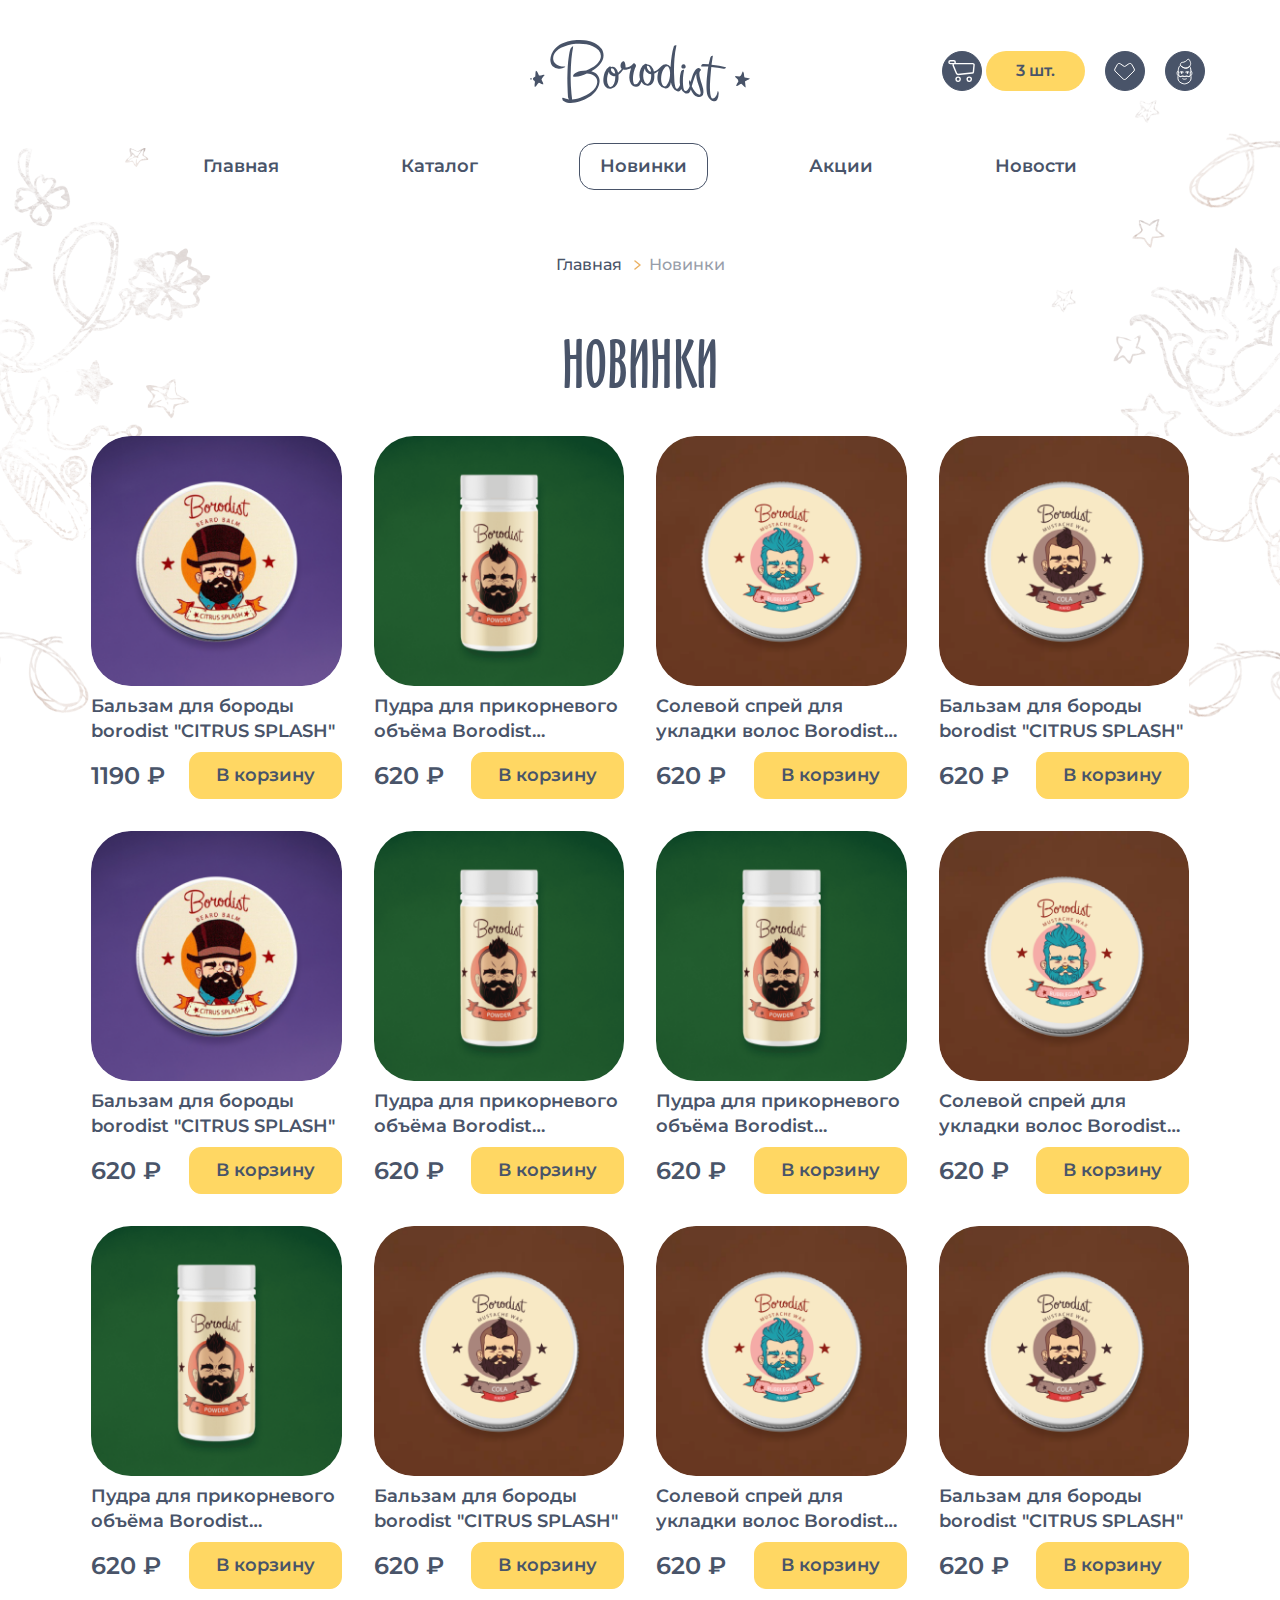
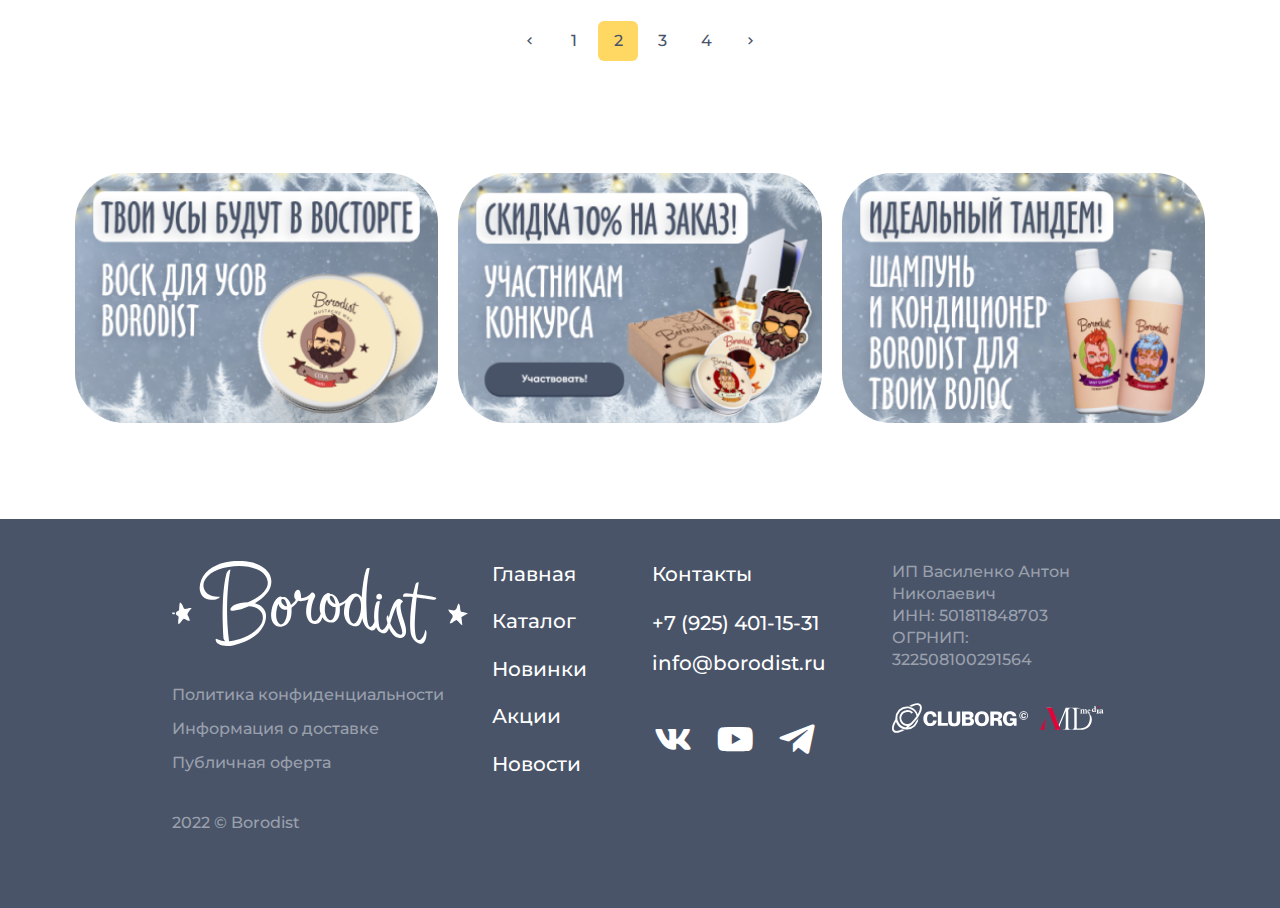
<file: shop2.html>
<!DOCTYPE html>
<html lang="ru-RU">

<head>
    <meta charset="UTF-8">
    <meta http-equiv="X-UA-Compatible" content="IE=edge">
    <meta name="viewport" content="width=device-width, initial-scale=1.0">
    <title>shop2</title>

    <link rel="shortcut icon" href="img/favicon.png" type="image/png">

    <link rel="stylesheet" href="css/bootstrap.min.css">
    <link rel="stylesheet" href="css/swiper-bundle.min.css">
    <link rel="stylesheet" href="css/glightbox.min.css">
    <link rel="stylesheet" href="css/style.css">
</head>

<body>

    <!-- Фон -->
    <div class="bg-img-main d-none d-lg-block" style="background-image: url(img/fon.png);"></div>

    <!-- Шапка -->
    <header class="header pt-lg-4">
        <div class="top-menu py-3 mb-3 d-none d-md-block">
            <div class="container">
                <div class="row align-items-center">

                    <div class="col-md-4">
                    </div>

                    <div class="col-md-4">
                        <a class="hover-opacity" href="index.html">
                            <img class="logo mx-auto" src="img/logo.svg" alt="Logo">
                        </a>
                    </div>

                    <div class="col-md-4">
                        <ul class="navbar-button justify-content-end">
                            <li class="nav-item">
                                <a class="btn btn-secondary btn-icon me-1" href="cart.html">
                                    <span class="icon icon-cart"></span>
                                </a>
                                <div class="cart-tool-text">
                                    <span>3 шт.</span>
                                </div>
                            </li>
                            <li class="nav-item">
                                <a class="btn btn-secondary btn-icon" href="whishlist.html">
                                    <span class="icon icon-heart"></span>
                                </a>
                            </li>
                            <li class="nav-item">
                                <a class="btn btn-secondary btn-icon" href="login.html">
                                    <span class="icon icon-login"></span>
                                </a>
                            </li>
                        </ul>
                    </div>
                </div>
            </div>
        </div>
        <nav class="navbar navbar-expand-md py-3 py-md-2">
            <div class="container-fluid">
                <!-- Дубль кнопки-бургера без функционала для того, чтобы логотип был по центру на мобильном экране -->
                <button class="navbar-toggler collapsed" type="button">
                    <span class="icon-bar top-bar bg-transparent"></span>
                    <span class="icon-bar middle-bar bg-transparent"></span>
                    <span class="icon-bar bottom-bar bg-transparent"></span>
                </button>
                <a class="logo d-md-none" href="index.html">
                    <img src="img/logo.svg" alt="Mobile Logo">
                </a>
                <button class="navbar-toggler collapsed" type="button" data-bs-toggle="collapse"
                    data-bs-target="#navbar-toggle-nav-center" aria-controls="navbar-toggle-nav-center"
                    aria-expanded="false" aria-label="Toggle navigation">
                    <span class="icon-bar top-bar"></span>
                    <span class="icon-bar middle-bar"></span>
                    <span class="icon-bar bottom-bar"></span>
                </button>
                <div class="collapse navbar-collapse" id="navbar-toggle-nav-center">
                    <ul class="navbar-nav text-center mx-auto mt-3 mt-md-0">
                        <li class="nav-item">
                            <a href="index.html" class="nav-link">Главная</a>
                        </li>
                        <li class="nav-item">
                            <a href="shop.html" class="nav-link">Каталог</a>
                        </li>
                        <li class="nav-item">
                            <a href="shop2.html" class="nav-link active">Новинки</a>
                        </li>
                        <li class="nav-item">
                            <a href="promotion.html" class="nav-link">Акции</a>
                        </li>
                        <li class="nav-item">
                            <a href="blog.html" class="nav-link">Новости</a>
                        </li>
                    </ul>
                    <ul class="navbar-button justify-content-center mt-3 mb-2 d-md-none">
                        <li class="nav-item">
                            <a class="btn btn-secondary btn-icon me-1" href="cart.html">
                                <span class="icon icon-cart"></span>
                            </a>
                            <div class="cart-tool-text">
                                <span>3 шт.</span>
                            </div>
                        </li>
                        <li class="nav-item">
                            <a class="btn btn-secondary btn-icon" href="whishlist.html">
                                <span class="icon icon-heart"></span>
                            </a>
                        </li>
                        <li class="nav-item">
                            <a class="btn btn-secondary btn-icon" href="login.html">
                                <span class="icon icon-login"></span>
                            </a>
                        </li>
                    </ul>
                </div>
            </div>
        </nav>
    </header>

    <main class="main">

        <!-- Хлебные крошки -->
        <section class="section py-2">
            <div class="container">
                <nav class="d-flex justify-content-center" aria-label="breadcrumb">
                    <ol class="breadcrumb">
                        <li class="breadcrumb-item"><a href="index.html">Главная</a></li>
                        <li class="breadcrumb-item active" aria-current="page">Новинки</li>
                    </ol>
                </nav>
            </div>
        </section>

        <!-- Контент -->
        <section class="section py-4 py-lg-5">
            <div class="container">
                <div class="text-center">
                    <h1 class="h2 ff-title mb-4">Новинки</h1>
                </div>
                <!-- Shop grid -->
                <div class="row g-0 row-cols-2 row-cols-md-4 row-cols-lg-4">
                    <!-- Item -->
                    <div class="col p-2 p-lg-3">
                        <article class="card product-card h-100">
                            <a class="hover-shine" href="shop-item.html">
                                <img class="card-img-top b-radius-20 b-radius-lg-40" src="img/item-01.png" alt="">
                            </a>
                            <div class="card-body">
                                <a class="card-title fw-semibold" href="shop-item.html">Бальзам для бороды borodist
                                    "CITRUS SPLASH"</a>
                            </div>
                            <div class="card-footer">
                                <div class="d-flex align-items-center justify-content-between">
                                    <span class="card-price fw-semibold">1190 ₽</span>
                                    <button type="button" class="btn btn-primary" data-bs-toggle="modal"
                                        data-bs-target="#addProduct">В корзину</button>
                                </div>
                            </div>
                        </article>
                    </div>
                    <!-- Item -->
                    <div class="col p-2 p-lg-3">
                        <article class="card product-card h-100">
                            <a class="hover-shine" href="shop-item.html">
                                <img class="card-img-top b-radius-20 b-radius-lg-40" src="img/item-02.png" alt="">
                            </a>
                            <div class="card-body">
                                <a class="card-title fw-semibold" href="shop-item.html">Пудра для прикорневого
                                    объёма Borodist "VOLUME BOOSTER"</a>
                            </div>
                            <div class="card-footer">
                                <div class="d-flex align-items-center justify-content-between">
                                    <span class="card-price fw-semibold">620 ₽</span>
                                    <button type="button" class="btn btn-primary" data-bs-toggle="modal"
                                        data-bs-target="#addProduct">В корзину</button>
                                </div>
                            </div>
                        </article>
                    </div>
                    <!-- Item -->
                    <div class="col p-2 p-lg-3">
                        <article class="card product-card h-100">
                            <a class="hover-shine" href="shop-item.html">
                                <img class="card-img-top b-radius-20 b-radius-lg-40" src="img/item-03.png" alt="">
                            </a>
                            <div class="card-body">
                                <a class="card-title fw-semibold" href="shop-item.html">Солевой спрей для укладки
                                    волос Borodist "SURF'S VIBE"</a>
                            </div>
                            <div class="card-footer">
                                <div class="d-flex align-items-center justify-content-between">
                                    <span class="card-price fw-semibold">620 ₽</span>
                                    <button type="button" class="btn btn-primary" data-bs-toggle="modal"
                                        data-bs-target="#addProduct">В корзину</button>
                                </div>
                            </div>
                        </article>
                    </div>
                    <!-- Item -->
                    <div class="col p-2 p-lg-3">
                        <article class="card product-card h-100">
                            <a class="hover-shine" href="shop-item.html">
                                <img class="card-img-top b-radius-20 b-radius-lg-40" src="img/item-04.png" alt="">
                            </a>
                            <div class="card-body">
                                <a class="card-title fw-semibold" href="shop-item.html">Бальзам для бороды borodist
                                    "CITRUS SPLASH"</a>
                            </div>
                            <div class="card-footer">
                                <div class="d-flex align-items-center justify-content-between">
                                    <span class="card-price fw-semibold">620 ₽</span>
                                    <button type="button" class="btn btn-primary" data-bs-toggle="modal"
                                        data-bs-target="#addProduct">В корзину</button>
                                </div>
                            </div>
                        </article>
                    </div>
                    <!-- Item -->
                    <div class="col p-2 p-lg-3">
                        <article class="card product-card h-100">
                            <a class="hover-shine" href="shop-item.html">
                                <img class="card-img-top b-radius-20 b-radius-lg-40" src="img/item-01.png" alt="">
                            </a>
                            <div class="card-body">
                                <a class="card-title fw-semibold" href="shop-item.html">Бальзам для бороды borodist
                                    "CITRUS SPLASH"</a>
                            </div>
                            <div class="card-footer">
                                <div class="d-flex align-items-center justify-content-between">
                                    <span class="card-price fw-semibold">620 ₽</span>
                                    <button type="button" class="btn btn-primary" data-bs-toggle="modal"
                                        data-bs-target="#addProduct">В корзину</button>
                                </div>
                            </div>
                        </article>
                    </div>
                    <!-- Item -->
                    <div class="col p-2 p-lg-3">
                        <article class="card product-card h-100">
                            <a class="hover-shine" href="shop-item.html">
                                <img class="card-img-top b-radius-20 b-radius-lg-40" src="img/item-02.png" alt="">
                            </a>
                            <div class="card-body">
                                <a class="card-title fw-semibold" href="shop-item.html">Пудра для прикорневого
                                    объёма Borodist "VOLUME BOOSTER"</a>
                            </div>
                            <div class="card-footer">
                                <div class="d-flex align-items-center justify-content-between">
                                    <span class="card-price fw-semibold">620 ₽</span>
                                    <button type="button" class="btn btn-primary" data-bs-toggle="modal"
                                        data-bs-target="#addProduct">В корзину</button>
                                </div>
                            </div>
                        </article>
                    </div>
                    <!-- Item -->
                    <div class="col p-2 p-lg-3">
                        <article class="card product-card h-100">
                            <a class="hover-shine" href="shop-item.html">
                                <img class="card-img-top b-radius-20 b-radius-lg-40" src="img/item-02.png" alt="">
                            </a>
                            <div class="card-body">
                                <a class="card-title fw-semibold" href="shop-item.html">Пудра для прикорневого
                                    объёма Borodist "VOLUME BOOSTER"</a>
                            </div>
                            <div class="card-footer">
                                <div class="d-flex align-items-center justify-content-between">
                                    <span class="card-price fw-semibold">620 ₽</span>
                                    <button type="button" class="btn btn-primary" data-bs-toggle="modal"
                                        data-bs-target="#addProduct">В корзину</button>
                                </div>
                            </div>
                        </article>
                    </div>
                    <!-- Item -->
                    <div class="col p-2 p-lg-3">
                        <article class="card product-card h-100">
                            <a class="hover-shine" href="shop-item.html">
                                <img class="card-img-top b-radius-20 b-radius-lg-40" src="img/item-03.png" alt="">
                            </a>
                            <div class="card-body">
                                <a class="card-title fw-semibold" href="shop-item.html">Солевой спрей для укладки
                                    волос Borodist "SURF'S VIBE"</a>
                            </div>
                            <div class="card-footer">
                                <div class="d-flex align-items-center justify-content-between">
                                    <span class="card-price fw-semibold">620 ₽</span>
                                    <button type="button" class="btn btn-primary" data-bs-toggle="modal"
                                        data-bs-target="#addProduct">В корзину</button>
                                </div>
                            </div>
                        </article>
                    </div>
                    <!-- Item -->
                    <div class="col p-2 p-lg-3">
                        <article class="card product-card h-100">
                            <a class="hover-shine" href="shop-item.html">
                                <img class="card-img-top b-radius-20 b-radius-lg-40" src="img/item-02.png" alt="">
                            </a>
                            <div class="card-body">
                                <a class="card-title fw-semibold" href="shop-item.html">Пудра для прикорневого
                                    объёма Borodist "VOLUME BOOSTER"</a>
                            </div>
                            <div class="card-footer">
                                <div class="d-flex align-items-center justify-content-between">
                                    <span class="card-price fw-semibold">620 ₽</span>
                                    <button type="button" class="btn btn-primary" data-bs-toggle="modal"
                                        data-bs-target="#addProduct">В корзину</button>
                                </div>
                            </div>
                        </article>
                    </div>
                    <!-- Item -->
                    <div class="col p-2 p-lg-3">
                        <article class="card product-card h-100">
                            <a class="hover-shine" href="shop-item.html">
                                <img class="card-img-top b-radius-20 b-radius-lg-40" src="img/item-04.png" alt="">
                            </a>
                            <div class="card-body">
                                <a class="card-title fw-semibold" href="shop-item.html">Бальзам для бороды borodist
                                    "CITRUS SPLASH"</a>
                            </div>
                            <div class="card-footer">
                                <div class="d-flex align-items-center justify-content-between">
                                    <span class="card-price fw-semibold">620 ₽</span>
                                    <button type="button" class="btn btn-primary" data-bs-toggle="modal"
                                        data-bs-target="#addProduct">В корзину</button>
                                </div>
                            </div>
                        </article>
                    </div>
                    <!-- Item -->
                    <div class="col p-2 p-lg-3">
                        <article class="card product-card h-100">
                            <a class="hover-shine" href="shop-item.html">
                                <img class="card-img-top b-radius-20 b-radius-lg-40" src="img/item-03.png" alt="">
                            </a>
                            <div class="card-body">
                                <a class="card-title fw-semibold" href="shop-item.html">Солевой спрей для укладки
                                    волос Borodist "SURF'S VIBE"</a>
                            </div>
                            <div class="card-footer">
                                <div class="d-flex align-items-center justify-content-between">
                                    <span class="card-price fw-semibold">620 ₽</span>
                                    <button type="button" class="btn btn-primary" data-bs-toggle="modal"
                                        data-bs-target="#addProduct">В корзину</button>
                                </div>
                            </div>
                        </article>
                    </div>
                    <!-- Item -->
                    <div class="col p-2 p-lg-3">
                        <article class="card product-card h-100">
                            <a class="hover-shine" href="shop-item.html">
                                <img class="card-img-top b-radius-20 b-radius-lg-40" src="img/item-04.png" alt="">
                            </a>
                            <div class="card-body">
                                <a class="card-title fw-semibold" href="shop-item.html">Бальзам для бороды borodist
                                    "CITRUS SPLASH"</a>
                            </div>
                            <div class="card-footer">
                                <div class="d-flex align-items-center justify-content-between">
                                    <span class="card-price fw-semibold">620 ₽</span>
                                    <button type="button" class="btn btn-primary" data-bs-toggle="modal"
                                        data-bs-target="#addProduct">В корзину</button>
                                </div>
                            </div>
                        </article>
                    </div>
                </div>
                <!-- Pagination -->
                <nav class="mt-2 mt-md-3" aria-label="Page navigation">
                    <ul class="pagination justify-content-center">
                        <li class="page-item">
                            <a href="#" class="page-link">
                                <i class="bx bx-chevron-left mx-n1"></i>
                            </a>
                        </li>
                        <li class="page-item disabled d-md-none">
                            <span class="page-link text-body">2 / 4</span>
                        </li>
                        <li class="page-item d-none d-md-block">
                            <a href="#" class="page-link">1</a>
                        </li>
                        <li class="page-item active d-none d-md-block" aria-current="page">
                            <span class="page-link">
                                2
                                <span class="visually-hidden">(current)</span>
                            </span>
                        </li>
                        <li class="page-item d-none d-md-block">
                            <a href="#" class="page-link">3</a>
                        </li>
                        <li class="page-item d-none d-md-block">
                            <a href="#" class="page-link">4</a>
                        </li>
                        <li class="page-item">
                            <a href="#" class="page-link">
                                <i class="bx bx-chevron-right mx-n1"></i>
                            </a>
                        </li>
                    </ul>
                </nav>
            </div>
        </section>

        <!-- Акции -->
        <section class="section py-4 py-lg-5">
            <div class="container">
                <div class="swiper promotionSwiper">
                    <div class="swiper-wrapper mb-4 mb-md-0">
                        <div class="swiper-slide h-auto">
                            <a class="hover-shine" href="#">
                                <img class="w-100 b-radius-15 b-radius-md-25 b-radius-lg-50" src="img/akciya-01.png"
                                    alt="">
                            </a>
                        </div>
                        <div class="swiper-slide h-auto">
                            <a class="hover-shine" href="#">
                                <img class="w-100 b-radius-15 b-radius-md-25 b-radius-lg-50" src="img/akciya-02.png"
                                    alt="">
                            </a>
                        </div>
                        <div class="swiper-slide h-auto">
                            <a class="hover-shine" href="#">
                                <img class="w-100 b-radius-15 b-radius-md-25 b-radius-lg-50" src="img/akciya-03.png"
                                    alt="">
                            </a>
                        </div>
                    </div>
                    <div class="swiper-pagination bottom-0 d-md-none"></div>
                </div>
            </div>
        </section>

    </main>

    <!-- Футер -->
    <footer class="footer bg-color-gray color-white">
        <div class="container">
            <div class="row">

                <div class="col-md-2 col-lg-2 order-md-2">

                    <div class="footer-widget d-flex d-md-none justify-content-center justify-content-md-start">
                        <img class="logo" src="img/logo-white.svg" alt="">
                    </div>

                    <div class="footer-widget color-light-gray d-md-none text-center">
                        <p class="footer-inn">ИП Василенко Антон Николаевич<br>
                            ИНН: 501811848703<br>
                            ОГРНИП: 322508100291564
                        </p>
                    </div>

                    <div class="footer-widget">
                        <ul class="footer-main-menu nav flex-row flex-md-column justify-content-center px-5 px-md-0">
                            <li class="nav-item">
                                <a class="nav-link px-2 px-lg-0" href="index.html">Главная</a>
                            </li>
                            <li class="nav-item">
                                <a class="nav-link px-2 px-lg-0" href="shop.html">Каталог</a>
                            </li>
                            <li class="nav-item">
                                <a class="nav-link px-2 px-lg-0" href="shop.html">Новинки</a>
                            </li>
                            <li class="nav-item">
                                <a class="nav-link px-2 px-lg-0" href="promotion.html">Акции</a>
                            </li>
                            <li class="nav-item">
                                <a class="nav-link px-2 px-lg-0" href="blog.html">Новости</a>
                            </li>
                        </ul>
                    </div>

                </div>

                <div class="col-md-3 col-lg-3 order-md-3">

                    <div class="footer-widget">
                        <div class="footer-widget-title d-none d-md-block">
                            <p class="mb-1 mb-lg-3">Контакты</p>
                        </div>
                        <ul class="footer-contacts nav flex-column align-items-center align-items-md-start">
                            <li class="nav-item">
                                <a class="nav-link" href="tel:+79254011531">+7 (925) 401-15-31</a>
                            </li>
                            <li class="nav-item">
                                <a class="nav-link" href="mailto:info@borodist.ru">info@borodist.ru</a>
                            </li>
                        </ul>
                    </div>

                    <div class="footer-widget">
                        <ul class="footer-socials list-inline d-flex justify-content-center justify-content-md-start">
                            <li class="list-inline-item">
                                <a class="" href="#">
                                    <i class="bx bxl-vk"></i>
                                </a>
                            </li>
                            <li class="list-inline-item">
                                <a class="" href="#">
                                    <i class="bx bxl-youtube"></i>
                                </a>
                            </li>
                            <li class="list-inline-item">
                                <a class="" href="#">
                                    <i class="bx bxl-telegram"></i>
                                </a>
                            </li>
                        </ul>
                    </div>

                </div>

                <div class="col-md-3 col-lg-3 order-md-4 d-none d-md-block">

                    <div class="footer-widget color-light-gray d-none d-md-block">
                        <p class="footer-inn">ИП Василенко Антон Николаевич<br>
                            ИНН: 501811848703<br>
                            ОГРНИП: 322508100291564
                        </p>
                    </div>

                    <div class="footer-widget">
                        <ul
                            class="developer-labels d-none d-md-flex list-inline justify-content-center justify-content-md-start">
                            <li class="list-inline-item">
                                <a class="hover-opacity" href="#">
                                    <img src="img/logo-cluborg-white.svg" alt="cluborg">
                                </a>
                            </li>
                            <li class="list-inline-item">
                                <a class="hover-opacity" href="#">
                                    <img src="img/logo-amd.svg" alt="amd">
                                </a>
                            </li>
                        </ul>
                    </div>

                </div>

                <div class="col-md-4 col-lg-4 order-md-1">

                    <div class="footer-widget d-none d-md-flex justify-content-center justify-content-md-start">
                        <img class="logo" src="img/logo-white.svg" alt="">
                    </div>

                    <div class="footer-widget">
                        <ul
                            class="footer-law-menu nav flex-column align-items-center align-items-md-start text-center text-md-start">
                            <li class="nav-item">
                                <a class="nav-link" href="policy.html">Политика конфиденциальности</a>
                            </li>
                            <li class="nav-item">
                                <a class="nav-link" href="dostavka.html">Информация о доставке</a>
                            </li>
                            <li class="nav-item">
                                <a class="nav-link" href="policy.html">Публичная оферта</a>
                            </li>
                        </ul>
                    </div>

                    <div class="footer-widget text-center text-md-start">
                        <p class="copyright">2022 © Borodist</p>
                    </div>

                    <div class="footer-widget">
                        <ul
                            class="developer-labels d-flex d-md-none list-inline justify-content-center justify-content-md-start">
                            <li class="list-inline-item">
                                <a class="hover-opacity" href="#">
                                    <img src="img/logo-cluborg-white.svg" alt="cluborg">
                                </a>
                            </li>
                            <li class="list-inline-item">
                                <a class="hover-opacity" href="#">
                                    <img src="img/logo-amd.svg" alt="amd">
                                </a>
                            </li>
                        </ul>
                    </div>

                </div>

            </div>
        </div>
    </footer>

    <!-- Попап "Товар добавлен" -->
    <div class="modal modal-additem fade" id="addProduct" tabindex="-1" aria-labelledby="eaddProductLabel"
        aria-hidden="true">
        <div class="modal-dialog modal-xl modal-dialog-centered">
            <div class="modal-content b-radius-15 b-radius-md-25 bg-img-top-contain"
                style="background-image: url(img/fon.png);">

                <button type="button" class="btn-close" data-bs-dismiss="modal" aria-label="Close"></button>

                <div class="modal-body">

                    <div class="section-additem">
                        <div class="text-center">
                            <p class="h1 ff-title fs-34 fs-md-50 fs-lg-90 mb-1 mb-lg-4">Товар добавлен в корзину</p>
                        </div>
                        <article class="card card-additem">
                            <div class="card-body">
                                <div class="row g-2 g-md-2 g-lg-3">
                                    <div class="col-3 col-md-4 col-lg-4">
                                        <a class="hover-shine" href="shop-item.html">
                                            <img class="card-img b-radius-15 b-radius-md-20 b-radius-lg-35"
                                                src="img/item-02.png" alt="">
                                        </a>
                                    </div>
                                    <div class="col-9 col-md-8 col-lg-8">
                                        <div class="d-flex flex-column justify-content-between h-100">
                                            <div class="d-flex flex-column justify-content-between justify-content-md-start h-100">
                                                <p class="additem-title fw-semibold"><a href="shop-item.html">Пудра для
                                                        прикорневого объёма Borodist "VOLUME BOOSTER"</a></p>
                                                <p class="additem-price fw-semibold">620 ₽</p>
                                            </div>
                                            <div class="button-box">
                                                <button type="button" class="btn btn-gray"
                                                    data-bs-dismiss="modal">Продолжить покупки</button>
                                                <a class="btn btn-primary" href="cart.html">Перейти в корзину</a>
                                            </div>
                                        </div>
                                    </div>
                                </div>
                            </div>
                        </article>
                    </div>

                    <div class="section-additional mt-2 mt-md-3 mt-lg-5">
                        <div class="text-center">
                            <p class="h2 ff-title fs-34 fs-md-35 fs-lg-64 mb-1 mb-lg-4">Тебе может пригодиться</p>
                        </div>
                        <div class="swiper additionalItemsSwiper">
                            <div class="swiper-wrapper mb-0 mb-md-0">
                                <div class="swiper-slide h-auto p-1 p-md-2">
                                    <article class="card product-card h-100">
                                        <a class="hover-shine" href="shop-item.html">
                                            <img class="card-img-top b-radius-20 b-radius-lg-40" src="img/item-01.png"
                                                alt="">
                                        </a>
                                        <div class="card-body">
                                            <a class="card-title fw-semibold" href="shop-item.html">Бальзам для бороды
                                                Borodist "CITRUS SPLASH"</a>
                                        </div>
                                        <div class="card-footer">
                                            <div class="d-flex align-items-center justify-content-between">
                                                <span class="card-price fw-semibold">1190 ₽</span>
                                                <button type="button" class="btn btn-primary">В корзину</button>
                                            </div>
                                        </div>
                                    </article>
                                </div>
                                <div class="swiper-slide h-auto p-1 p-md-2">
                                    <article class="card product-card h-100">
                                        <a class="hover-shine" href="shop-item.html">
                                            <img class="card-img-top b-radius-20 b-radius-lg-40" src="img/item-01.png"
                                                alt="">
                                        </a>
                                        <div class="card-body">
                                            <a class="card-title fw-semibold" href="shop-item.html">Бальзам для бороды
                                                Borodist "CITRUS SPLASH"</a>
                                        </div>
                                        <div class="card-footer">
                                            <div class="d-flex align-items-center justify-content-between">
                                                <span class="card-price fw-semibold">1190 ₽</span>
                                                <button type="button" class="btn btn-primary">В корзину</button>
                                            </div>
                                        </div>
                                    </article>
                                </div>
                                <div class="swiper-slide h-auto p-1 p-md-2">
                                    <article class="card product-card h-100">
                                        <a class="hover-shine" href="shop-item.html">
                                            <img class="card-img-top b-radius-20 b-radius-lg-40" src="img/item-01.png"
                                                alt="">
                                        </a>
                                        <div class="card-body">
                                            <a class="card-title fw-semibold" href="shop-item.html">Бальзам для бороды
                                                Borodist "CITRUS SPLASH"</a>
                                        </div>
                                        <div class="card-footer">
                                            <div class="d-flex align-items-center justify-content-between">
                                                <span class="card-price fw-semibold">1190 ₽</span>
                                                <button type="button" class="btn btn-primary">В корзину</button>
                                            </div>
                                        </div>
                                    </article>
                                </div>
                            </div>
                            <div class="swiper-pagination bottom-0 d-none d-md-none"></div>
                        </div>
                    </div>

                </div>
            </div>
        </div>
    </div>

    <script src="js/jquery.min.js"></script>
    <script src="js/bootstrap.bundle.min.js"></script>
    <script src="js/swiper-bundle.min.js"></script>
    <script src="js/glightbox.min.js"></script>
    <script src="js/main.js"></script>

</body>

</html>
</file>
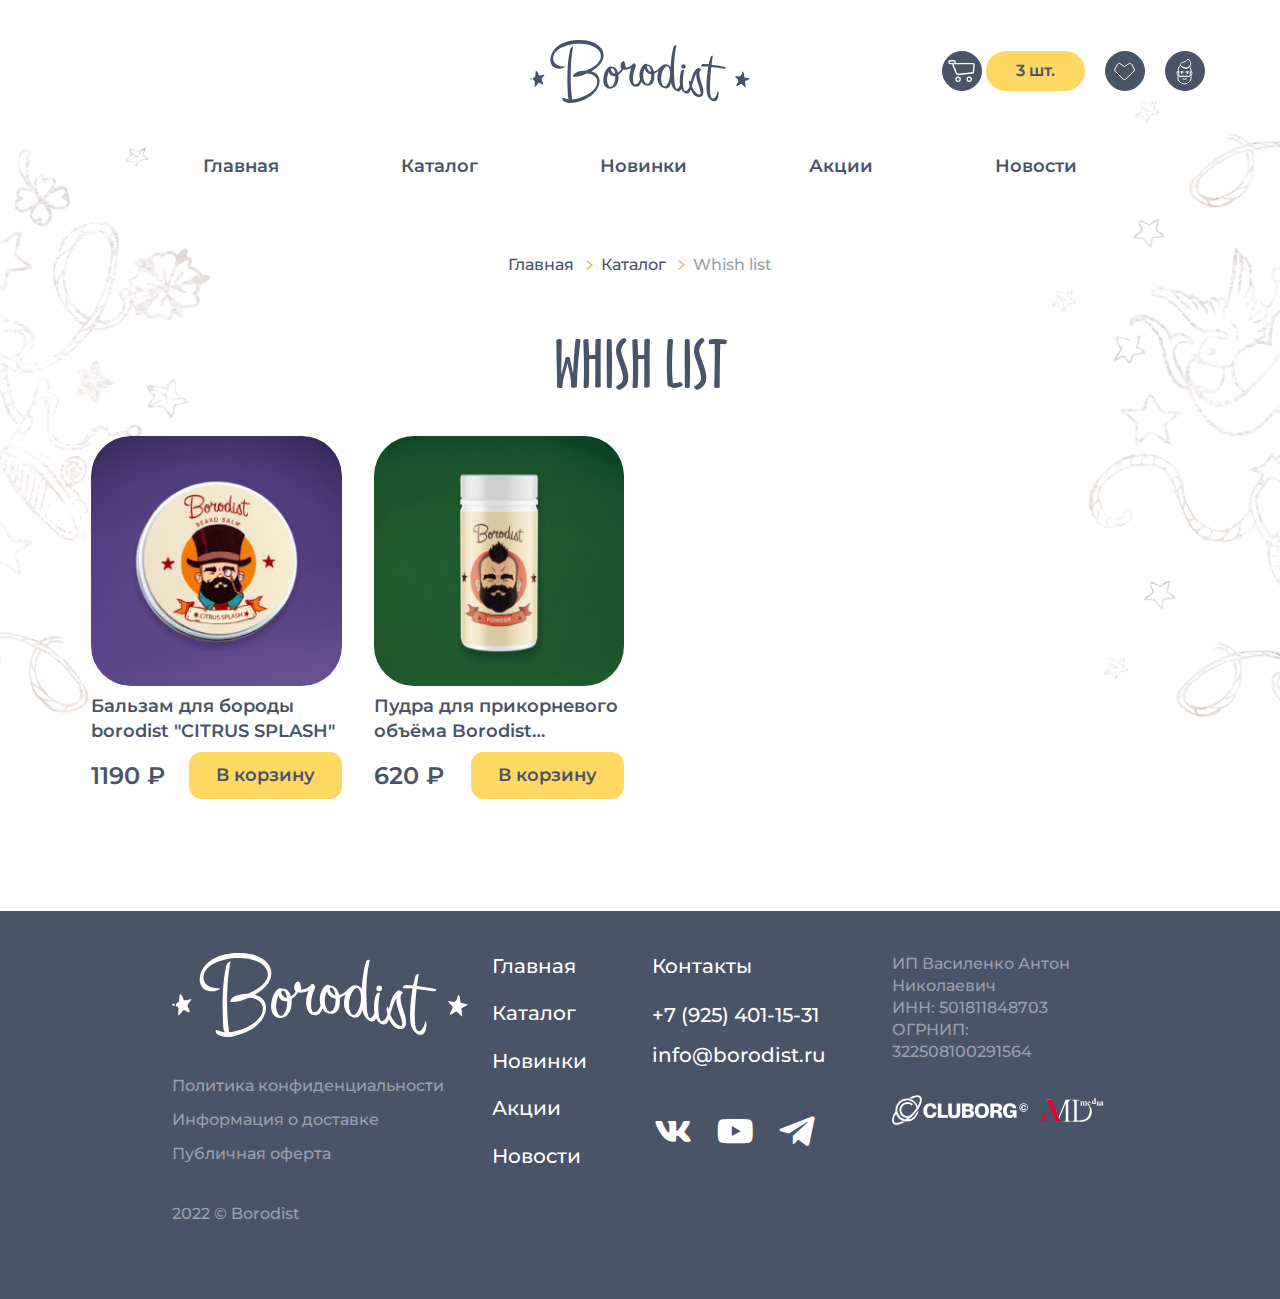
<file: whishlist.html>
<!DOCTYPE html>
<html lang="ru-RU">

<head>
    <meta charset="UTF-8">
    <meta http-equiv="X-UA-Compatible" content="IE=edge">
    <meta name="viewport" content="width=device-width, initial-scale=1.0">
    <title>whishlist</title>

    <link rel="shortcut icon" href="img/favicon.png" type="image/png">

    <link rel="stylesheet" href="css/bootstrap.min.css">
    <link rel="stylesheet" href="css/swiper-bundle.min.css">
    <link rel="stylesheet" href="css/glightbox.min.css">
    <link rel="stylesheet" href="css/style.css">
</head>

<body>

    <!-- Фон -->
    <div class="bg-img-main d-none d-lg-block" style="background-image: url(img/fon.png);"></div>

    <!-- Шапка -->
    <header class="header pt-lg-4">
        <div class="top-menu py-3 mb-3 d-none d-md-block">
            <div class="container">
                <div class="row align-items-center">

                    <div class="col-md-4">
                    </div>

                    <div class="col-md-4">
                        <a class="hover-opacity" href="index.html">
                            <img class="logo mx-auto" src="img/logo.svg" alt="Logo">
                        </a>
                    </div>

                    <div class="col-md-4">
                        <ul class="navbar-button justify-content-end">
                            <li class="nav-item">
                                <a class="btn btn-secondary btn-icon me-1" href="cart.html">
                                    <span class="icon icon-cart"></span>
                                </a>
                                <div class="cart-tool-text">
                                    <span>3 шт.</span>
                                </div>
                            </li>
                            <li class="nav-item">
                                <a class="btn btn-secondary btn-icon" href="whishlist.html">
                                    <span class="icon icon-heart"></span>
                                </a>
                            </li>
                            <li class="nav-item">
                                <a class="btn btn-secondary btn-icon" href="login.html">
                                    <span class="icon icon-login"></span>
                                </a>
                            </li>
                        </ul>
                    </div>
                </div>
            </div>
        </div>
        <nav class="navbar navbar-expand-md py-3 py-md-2">
            <div class="container-fluid">
                <!-- Дубль кнопки-бургера без функционала для того, чтобы логотип был по центру на мобильном экране -->
                <button class="navbar-toggler collapsed" type="button">
                    <span class="icon-bar top-bar bg-transparent"></span>
                    <span class="icon-bar middle-bar bg-transparent"></span>
                    <span class="icon-bar bottom-bar bg-transparent"></span>
                </button>
                <a class="logo d-md-none" href="index.html">
                    <img src="img/logo.svg" alt="Mobile Logo">
                </a>
                <button class="navbar-toggler collapsed" type="button" data-bs-toggle="collapse"
                    data-bs-target="#navbar-toggle-nav-center" aria-controls="navbar-toggle-nav-center"
                    aria-expanded="false" aria-label="Toggle navigation">
                    <span class="icon-bar top-bar"></span>
                    <span class="icon-bar middle-bar"></span>
                    <span class="icon-bar bottom-bar"></span>
                </button>
                <div class="collapse navbar-collapse" id="navbar-toggle-nav-center">
                    <ul class="navbar-nav text-center mx-auto mt-3 mt-md-0">
                        <li class="nav-item">
                            <a href="index.html" class="nav-link">Главная</a>
                        </li>
                        <li class="nav-item">
                            <a href="shop.html" class="nav-link">Каталог</a>
                        </li>
                        <li class="nav-item">
                            <a href="shop2.html" class="nav-link">Новинки</a>
                        </li>
                        <li class="nav-item">
                            <a href="promotion.html" class="nav-link">Акции</a>
                        </li>
                        <li class="nav-item">
                            <a href="blog.html" class="nav-link">Новости</a>
                        </li>
                    </ul>
                    <ul class="navbar-button justify-content-center mt-3 mb-2 d-md-none">
                        <li class="nav-item">
                            <a class="btn btn-secondary btn-icon me-1" href="cart.html">
                                <span class="icon icon-cart"></span>
                            </a>
                            <div class="cart-tool-text">
                                <span>3 шт.</span>
                            </div>
                        </li>
                        <li class="nav-item">
                            <a class="btn btn-secondary btn-icon" href="whishlist.html">
                                <span class="icon icon-heart"></span>
                            </a>
                        </li>
                        <li class="nav-item">
                            <a class="btn btn-secondary btn-icon" href="login.html">
                                <span class="icon icon-login"></span>
                            </a>
                        </li>
                    </ul>
                </div>
            </div>
        </nav>
    </header>

    <main class="main">
        
        <!-- Хлебные крошки -->
        <section class="section py-2">
            <div class="container">
                <nav class="d-flex justify-content-center" aria-label="breadcrumb">
                    <ol class="breadcrumb">
                        <li class="breadcrumb-item"><a href="index.html">Главная</a></li>
                        <li class="breadcrumb-item"><a href="shop.html">Каталог</a></li>
                        <li class="breadcrumb-item active" aria-current="page">Whish list</li>
                    </ol>
                </nav>
            </div>
        </section>

        <!-- Контент -->
        <section class="section py-4 py-lg-5">
            <div class="container">
                <div class="text-center">
                    <h1 class="h2 ff-title mb-4">Whish list</h1>
                </div>
                <!-- Shop grid -->
                <div class="row g-0 row-cols-2 row-cols-md-4 row-cols-lg-4">
                    <!-- Item -->
                    <div class="col p-2 p-lg-3">
                        <article class="card product-card h-100">
                            <a class="hover-shine" href="shop-item.html">
                                <img class="card-img-top b-radius-20 b-radius-lg-40" src="img/item-01.png" alt="">
                            </a>
                            <div class="card-body">
                                <a class="card-title fw-semibold" href="shop-item.html">Бальзам для бороды borodist
                                    "CITRUS SPLASH"</a>
                            </div>
                            <div class="card-footer">
                                <div class="d-flex align-items-center justify-content-between">
                                    <span class="card-price fw-semibold">1190 ₽</span>
                                    <button type="button" class="btn btn-primary" data-bs-toggle="modal"
                                        data-bs-target="#addProduct">В корзину</button>
                                </div>
                            </div>
                        </article>
                    </div>
                    <!-- Item -->
                    <div class="col p-2 p-lg-3">
                        <article class="card product-card h-100">
                            <a class="hover-shine" href="shop-item.html">
                                <img class="card-img-top b-radius-20 b-radius-lg-40" src="img/item-02.png" alt="">
                            </a>
                            <div class="card-body">
                                <a class="card-title fw-semibold" href="shop-item.html">Пудра для прикорневого
                                    объёма Borodist "VOLUME BOOSTER"</a>
                            </div>
                            <div class="card-footer">
                                <div class="d-flex align-items-center justify-content-between">
                                    <span class="card-price fw-semibold">620 ₽</span>
                                    <button type="button" class="btn btn-primary" data-bs-toggle="modal"
                                        data-bs-target="#addProduct">В корзину</button>
                                </div>
                            </div>
                        </article>
                    </div>
                </div>
            </div>
        </section>

    </main>

    <!-- Футер -->
    <footer class="footer bg-color-gray color-white">
        <div class="container">
            <div class="row">

                <div class="col-md-2 col-lg-2 order-md-2">

                    <div class="footer-widget d-flex d-md-none justify-content-center justify-content-md-start">
                        <img class="logo" src="img/logo-white.svg" alt="">
                    </div>

                    <div class="footer-widget color-light-gray d-md-none text-center">
                        <p class="footer-inn">ИП Василенко Антон Николаевич<br>
                            ИНН: 501811848703<br>
                            ОГРНИП: 322508100291564
                        </p>
                    </div>

                    <div class="footer-widget">
                        <ul class="footer-main-menu nav flex-row flex-md-column justify-content-center px-5 px-md-0">
                            <li class="nav-item">
                                <a class="nav-link px-2 px-lg-0" href="index.html">Главная</a>
                            </li>
                            <li class="nav-item">
                                <a class="nav-link px-2 px-lg-0" href="shop.html">Каталог</a>
                            </li>
                            <li class="nav-item">
                                <a class="nav-link px-2 px-lg-0" href="shop.html">Новинки</a>
                            </li>
                            <li class="nav-item">
                                <a class="nav-link px-2 px-lg-0" href="promotion.html">Акции</a>
                            </li>
                            <li class="nav-item">
                                <a class="nav-link px-2 px-lg-0" href="blog.html">Новости</a>
                            </li>
                        </ul>
                    </div>

                </div>

                <div class="col-md-3 col-lg-3 order-md-3">

                    <div class="footer-widget">
                        <div class="footer-widget-title d-none d-md-block">
                            <p class="mb-1 mb-lg-3">Контакты</p>
                        </div>
                        <ul class="footer-contacts nav flex-column align-items-center align-items-md-start">
                            <li class="nav-item">
                                <a class="nav-link" href="tel:+79254011531">+7 (925) 401-15-31</a>
                            </li>
                            <li class="nav-item">
                                <a class="nav-link" href="mailto:info@borodist.ru">info@borodist.ru</a>
                            </li>
                        </ul>
                    </div>

                    <div class="footer-widget">
                        <ul class="footer-socials list-inline d-flex justify-content-center justify-content-md-start">
                            <li class="list-inline-item">
                                <a class="" href="#">
                                    <i class="bx bxl-vk"></i>
                                </a>
                            </li>
                            <li class="list-inline-item">
                                <a class="" href="#">
                                    <i class="bx bxl-youtube"></i>
                                </a>
                            </li>
                            <li class="list-inline-item">
                                <a class="" href="#">
                                    <i class="bx bxl-telegram"></i>
                                </a>
                            </li>
                        </ul>
                    </div>

                </div>

                <div class="col-md-3 col-lg-3 order-md-4 d-none d-md-block">

                    <div class="footer-widget color-light-gray d-none d-md-block">
                        <p class="footer-inn">ИП Василенко Антон Николаевич<br>
                            ИНН: 501811848703<br>
                            ОГРНИП: 322508100291564
                        </p>
                    </div>

                    <div class="footer-widget">
                        <ul
                            class="developer-labels d-none d-md-flex list-inline justify-content-center justify-content-md-start">
                            <li class="list-inline-item">
                                <a class="hover-opacity" href="#">
                                    <img src="img/logo-cluborg-white.svg" alt="cluborg">
                                </a>
                            </li>
                            <li class="list-inline-item">
                                <a class="hover-opacity" href="#">
                                    <img src="img/logo-amd.svg" alt="amd">
                                </a>
                            </li>
                        </ul>
                    </div>

                </div>

                <div class="col-md-4 col-lg-4 order-md-1">

                    <div class="footer-widget d-none d-md-flex justify-content-center justify-content-md-start">
                        <img class="logo" src="img/logo-white.svg" alt="">
                    </div>

                    <div class="footer-widget">
                        <ul
                            class="footer-law-menu nav flex-column align-items-center align-items-md-start text-center text-md-start">
                            <li class="nav-item">
                                <a class="nav-link" href="policy.html">Политика конфиденциальности</a>
                            </li>
                            <li class="nav-item">
                                <a class="nav-link" href="dostavka.html">Информация о доставке</a>
                            </li>
                            <li class="nav-item">
                                <a class="nav-link" href="policy.html">Публичная оферта</a>
                            </li>
                        </ul>
                    </div>

                    <div class="footer-widget text-center text-md-start">
                        <p class="copyright">2022 © Borodist</p>
                    </div>

                    <div class="footer-widget">
                        <ul
                            class="developer-labels d-flex d-md-none list-inline justify-content-center justify-content-md-start">
                            <li class="list-inline-item">
                                <a class="hover-opacity" href="#">
                                    <img src="img/logo-cluborg-white.svg" alt="cluborg">
                                </a>
                            </li>
                            <li class="list-inline-item">
                                <a class="hover-opacity" href="#">
                                    <img src="img/logo-amd.svg" alt="amd">
                                </a>
                            </li>
                        </ul>
                    </div>

                </div>

            </div>
        </div>
    </footer>

    <!-- Попап "Товар добавлен" -->
    <div class="modal modal-additem fade" id="addProduct" tabindex="-1" aria-labelledby="eaddProductLabel"
        aria-hidden="true">
        <div class="modal-dialog modal-xl modal-dialog-centered">
            <div class="modal-content b-radius-15 b-radius-md-25 bg-img-top-contain"
                style="background-image: url(img/fon.png);">

                <button type="button" class="btn-close" data-bs-dismiss="modal" aria-label="Close"></button>

                <div class="modal-body">

                    <div class="section-additem">
                        <div class="text-center">
                            <p class="h1 ff-title fs-34 fs-md-50 fs-lg-90 mb-1 mb-lg-4">Товар добавлен в корзину</p>
                        </div>
                        <article class="card card-additem">
                            <div class="card-body">
                                <div class="row g-2 g-md-2 g-lg-3">
                                    <div class="col-3 col-md-4 col-lg-4">
                                        <a class="hover-shine" href="shop-item.html">
                                            <img class="card-img b-radius-15 b-radius-md-20 b-radius-lg-35"
                                                src="img/item-02.png" alt="">
                                        </a>
                                    </div>
                                    <div class="col-9 col-md-8 col-lg-8">
                                        <div class="d-flex flex-column justify-content-between h-100">
                                            <div class="d-flex flex-column justify-content-between justify-content-md-start h-100">
                                                <p class="additem-title fw-semibold"><a href="shop-item.html">Пудра для
                                                        прикорневого объёма Borodist "VOLUME BOOSTER"</a></p>
                                                <p class="additem-price fw-semibold">620 ₽</p>
                                            </div>
                                            <div class="button-box">
                                                <button type="button" class="btn btn-gray"
                                                    data-bs-dismiss="modal">Продолжить покупки</button>
                                                <a class="btn btn-primary" href="cart.html">Перейти в корзину</a>
                                            </div>
                                        </div>
                                    </div>
                                </div>
                            </div>
                        </article>
                    </div>

                    <div class="section-additional mt-2 mt-md-3 mt-lg-5">
                        <div class="text-center">
                            <p class="h2 ff-title fs-34 fs-md-35 fs-lg-64 mb-1 mb-lg-4">Тебе может пригодиться</p>
                        </div>
                        <div class="swiper additionalItemsSwiper">
                            <div class="swiper-wrapper mb-0 mb-md-0">
                                <div class="swiper-slide h-auto p-1 p-md-2">
                                    <article class="card product-card h-100">
                                        <a class="hover-shine" href="shop-item.html">
                                            <img class="card-img-top b-radius-20 b-radius-lg-40" src="img/item-01.png"
                                                alt="">
                                        </a>
                                        <div class="card-body">
                                            <a class="card-title fw-semibold" href="shop-item.html">Бальзам для бороды
                                                Borodist "CITRUS SPLASH"</a>
                                        </div>
                                        <div class="card-footer">
                                            <div class="d-flex align-items-center justify-content-between">
                                                <span class="card-price fw-semibold">1190 ₽</span>
                                                <button type="button" class="btn btn-primary">В корзину</button>
                                            </div>
                                        </div>
                                    </article>
                                </div>
                                <div class="swiper-slide h-auto p-1 p-md-2">
                                    <article class="card product-card h-100">
                                        <a class="hover-shine" href="shop-item.html">
                                            <img class="card-img-top b-radius-20 b-radius-lg-40" src="img/item-01.png"
                                                alt="">
                                        </a>
                                        <div class="card-body">
                                            <a class="card-title fw-semibold" href="shop-item.html">Бальзам для бороды
                                                Borodist "CITRUS SPLASH"</a>
                                        </div>
                                        <div class="card-footer">
                                            <div class="d-flex align-items-center justify-content-between">
                                                <span class="card-price fw-semibold">1190 ₽</span>
                                                <button type="button" class="btn btn-primary">В корзину</button>
                                            </div>
                                        </div>
                                    </article>
                                </div>
                                <div class="swiper-slide h-auto p-1 p-md-2">
                                    <article class="card product-card h-100">
                                        <a class="hover-shine" href="shop-item.html">
                                            <img class="card-img-top b-radius-20 b-radius-lg-40" src="img/item-01.png"
                                                alt="">
                                        </a>
                                        <div class="card-body">
                                            <a class="card-title fw-semibold" href="shop-item.html">Бальзам для бороды
                                                Borodist "CITRUS SPLASH"</a>
                                        </div>
                                        <div class="card-footer">
                                            <div class="d-flex align-items-center justify-content-between">
                                                <span class="card-price fw-semibold">1190 ₽</span>
                                                <button type="button" class="btn btn-primary">В корзину</button>
                                            </div>
                                        </div>
                                    </article>
                                </div>
                            </div>
                            <div class="swiper-pagination bottom-0 d-none d-md-none"></div>
                        </div>
                    </div>

                </div>
            </div>
        </div>
    </div>

    <script src="js/jquery.min.js"></script>
    <script src="js/bootstrap.bundle.min.js"></script>
    <script src="js/swiper-bundle.min.js"></script>
    <script src="js/glightbox.min.js"></script>
    <script src="js/main.js"></script>

</body>

</html>
</file>
<file: css/style.css>
/*!
Theme: Borodist
Author: AMD - Andrey Galkin
Version: 1.1
 */

/*------------------------------------------------------------------

+ IMPORT FONTS
+ ROOT
+ TYPOGRAPHY
+ LINKS
+ FORMS
+ BUTTONS
+ ANIMATIONS
+ BASE STYLES
+ ICONS

+ CONTENT
+ MAIN CONTENT

+ MEDIA

+ HEADER
+ MENU
+ FOOTER
+ CTA SECTION
+ TESTIMONIAL SECTION
+ PRODUCT CARD
+ MODAL
+ MODAL ADD ITEM

-------------------------------------------------------------------*/

/*//////////////////////////////////////////////////////////////////
[ + IMPORT FONTS ]*/

@import url('../fonts/stylesheet.css');
@import url('https://fonts.googleapis.com/css2?family=Montserrat:wght@500;600&display=swap');
@import url('../fonts/boxicons/boxicons.min.css');

/*//////////////////////////////////////////////////////////////////
[ + ROOT ]*/

:root {
    --color-red: #8C0000;
    --color-gray: #495469;
    --color-light-gray: #9AA0AC;
    --color-light-gray2: #F7F7F7;
    --color-light-gray3: #A1A1A1;
    --color-white: #FFFFFF;
    --color-yellow: #FFD763;
    --color-orange: #F6AF54;
    --color-light: #FEF7EA;
    --ff-main: 'Montserrat', sans-serif;
    --ff-title: 'OzHandicraft WGL4 BT', sans-serif;
    --fw-light: 300;
    --fw-regular: 400;
    --fw-medium: 500;
    --fw-semibold: 600;
    --fw-bold: 700;
    --bs-body-font-family: var(--ff-main);
    --bs-body-font-size: 16px;
    --bs-body-font-weight: var(--fw-medium);
    --bs-body-line-height: 1.2;
    --bs-body-color: var(--color-gray);
    --bs-body-bg: #fff;
    --bs-border-color: #E6E7E8;
    --bs-link-color: var(--color-gray);
    --bs-link-hover-color: var(--color-red);
}

body {
    margin: 0;
    font-family: var(--ff-main);
    font-size: 16px;
    font-weight: var(--fw-medium);
    line-height: 1.375;
    color: var(--color-gray);
    background: var(--color-white);
}

/*//////////////////////////////////////////////////////////////////
[ + TYPOGRAPHY ]*/

h1,
h2,
h3,
h4,
h5,
h6,
.h1,
.h2,
.h3,
.h4,
.h5,
.h6 {
    font-weight: var(--fw-medium);
    line-height: 1;
}

h1,
.h1 {
    font-size: 40px;
}

h2,
.h2 {
    font-size: 34px;
}

h3,
.h3 {
    font-size: 26px;
}

h4,
.h4 {
    font-size: 24px;
}

h5,
.h5 {
    font-size: 20px;
}

h6,
.h6 {
    font-size: 16px;
}

@media (min-width: 768px) {

    h1,
    .h1 {
        font-size: 50px;
    }

    h2,
    .h2 {
        font-size: 35px;
    }

    h3,
    .h3 {
        font-size: 28px;
    }

    h4,
    .h4 {
        font-size: 26px;
    }

    h5,
    .h5 {
        font-size: 24px;
    }

    h6,
    .h6 {
        font-size: 16px;
    }
}

@media (min-width: 992px) {

    h1,
    .h1 {
        font-size: 90px;
    }

    h2,
    .h2 {
        font-size: 64px;
    }

    h3,
    .h3 {
        font-size: 32px;
    }

    h4,
    .h4 {
        font-size: 28px;
    }

    h5,
    .h5 {
        font-size: 26px;
    }

    h6,
    .h6 {
        font-size: 24px;
    }
}

/*//////////////////////////////////////////////////////////////////
[ + LINKS ]*/

a {
    text-decoration: none;
}

.bg-color-gray {
    --bs-link-color: var(--color-white);
    --bs-link-hover-color: var(--color-yellow);
}

/*//////////////////////////////////////////////////////////////////
[ + FORMS ]*/

input,
button,
textarea,
select {
    font-family: inherit;
    font-size: inherit;
    color: inherit;
    background-color: transparent;
    outline: none;
}

:focus,
:active {
    outline: none;
}

textarea {
    overflow: auto;
}

.form-control {
    height: auto;
    font-size: 18px;
}

.form-control-xl {
    padding: 12px 24px;
}

.form-select {
    height: auto;
    font-size: 18px;
    color: var(--color-gray);
}

.form-check {
    padding-left: 25px;
}

.form-check .form-check-input {
    margin-left: -25px;
}

.form-check-input {
    width: 16px;
    height: 16px;
    margin-top: 4px;
    border: 2px solid #485368;
}

.form-check-input:checked {
    background-color: #fff;
    border-color: #485368;
}

.form-check-input:checked[type=radio] {
    background-image: url(../img/check-radio.svg);
}

.form-check-input:checked[type=checkbox] {
    background-image: url(../img/check-input.svg);
}

.form-check-input:focus {
    border-color: #485368;
}

.form-control:focus,
.form-select:focus,
.form-check-input:focus {
    box-shadow: none;
}

.bg-color-light-gray2.form-control:focus {
    background-color: var(--color-light-gray2);
}

.cta-form .form-check-input {
    width: 20px;
    height: 20px;
    margin-right: 10px;
    border: 2px solid var(--color-gray);
    background-color: transparent;
}

.cta-form .form-check-input:checked {
    border-color: var(--color-gray);
    background-color: transparent;
}

.cta-form .form-check-input[type=checkbox],
.cta-form .form-check-input[type=radio] {
    border-radius: 8px;
}

.cta-form .form-check-input:checked[type=checkbox],
.cta-form .form-check-input:checked[type=radio] {
    background-image: url(../img/check.svg);
}

.cta-form .form-check {
    display: flex;
    padding-left: 0;
}

.cta-form .form-check .form-check-input {
    margin-left: 0;
    float: none;
    flex: 0 0 auto;
}

.cta-form .form-check-input:focus {
    border-color: var(--color-gray);
    box-shadow: none;
}

.cta-form .form-check .form-check-label {
    flex: 1 1 auto;
}

/*//////////////////////////////////////////////////////////////////
[ + BUTTONS ]*/

.btn {
    --bs-btn-padding-x: 16px;
    --bs-btn-padding-y: 5px;
    --bs-btn-font-family: var(--ff-main);
    --bs-btn-font-size: 16px;
    --bs-btn-font-weight: var(--fw-semibold);
    --bs-btn-line-height: 1.5;
    --bs-btn-color: var(--color-gray);
    --bs-btn-bg: transparent;
    --bs-btn-border-width: 1px;
    --bs-btn-border-color: transparent;
    --bs-btn-border-radius: 6px;
    --bs-btn-hover-border-color: transparent;
    --bs-btn-box-shadow: inset 0 1px 0 rgba(255, 255, 255, 0.15), 0 1px 1px rgba(0, 0, 0, 0.075);
    --bs-btn-disabled-opacity: 0.5;
    --bs-btn-focus-box-shadow: 0 0 0 4px rgba(var(--bs-btn-focus-shadow-rgb), .5);
}

.btn-primary {
    --bs-btn-color: var(--color-gray);
    --bs-btn-bg: var(--color-yellow);
    --bs-btn-border-color: var(--color-yellow);
    --bs-btn-hover-color: var(--color-gray);
    --bs-btn-hover-bg: var(--color-orange);
    --bs-btn-hover-border-color: var(--color-orange);
    --bs-btn-focus-shadow-rgb: 226, 3, 56;
    --bs-btn-active-color: var(--color-gray);
    --bs-btn-active-bg: var(--color-orange);
    --bs-btn-active-border-color: var(--color-orange);
    --bs-btn-active-shadow: inset 0 3px 5px rgba(0, 0, 0, 0.125);
    --bs-btn-disabled-color: var(--color-gray);
    --bs-btn-disabled-bg: var(--color-yellow);
    --bs-btn-disabled-border-color: var(--color-yellow);
}

.btn-secondary {
    --bs-btn-color: var(--color-white);
    --bs-btn-bg: var(--color-gray);
    --bs-btn-border-color: var(--color-gray);
    --bs-btn-hover-color: var(--color-gray);
    --bs-btn-hover-bg: var(--color-yellow);
    --bs-btn-hover-border-color: var(--color-white);
    --bs-btn-focus-shadow-rgb: 226, 3, 56;
    --bs-btn-active-color: var(--color-white);
    --bs-btn-active-bg: var(--color-gray);
    --bs-btn-active-border-color: var(--color-gray);
    --bs-btn-active-shadow: inset 0 3px 5px rgba(0, 0, 0, 0.125);
    --bs-btn-disabled-color: var(--color-white);
    --bs-btn-disabled-bg: var(--color-gray);
    --bs-btn-disabled-border-color: var(--color-gray);
}

.btn-gray {
    --bs-btn-border-width: 2px;
    --bs-btn-color: var(--color-white);
    --bs-btn-bg: var(--color-gray);
    --bs-btn-border-color: var(--color-gray);
    --bs-btn-hover-color: var(--color-gray);
    --bs-btn-hover-bg: var(--color-white);
    --bs-btn-hover-border-color: var(--color-gray);
    --bs-btn-focus-shadow-rgb: 226, 3, 56;
    --bs-btn-active-color: var(--color-gray);
    --bs-btn-active-bg: var(--color-white);
    --bs-btn-active-border-color: var(--color-white);
    --bs-btn-active-shadow: inset 0 3px 5px rgba(0, 0, 0, 0.125);
    --bs-btn-disabled-color: var(--color-white);
    --bs-btn-disabled-bg: var(--color-gray);
    --bs-btn-disabled-border-color: var(--color-gray);
}

.btn-white {
    --bs-btn-border-width: 2px;
    --bs-btn-color: var(--color-gray);
    --bs-btn-bg: var(--color-white);
    --bs-btn-border-color: var(--color-white);
    --bs-btn-hover-color: var(--color-white);
    --bs-btn-hover-bg: var(--color-gray);
    --bs-btn-hover-border-color: var(--color-gray);
    --bs-btn-focus-shadow-rgb: 226, 3, 56;
    --bs-btn-active-color: var(--color-white);
    --bs-btn-active-bg: var(--color-gray);
    --bs-btn-active-border-color: var(--color-gray);
    --bs-btn-active-shadow: inset 0 3px 5px rgba(0, 0, 0, 0.125);
    --bs-btn-disabled-color: var(--color-gray);
    --bs-btn-disabled-bg: var(--color-white);
    --bs-btn-disabled-border-color: var(--color-white);
}

.btn-icon {
    --btn-icon-size: 40px;
    display: inline-flex;
    align-items: center;
    justify-content: center;
    flex-shrink: 0;
    width: var(--btn-icon-size);
    height: var(--btn-icon-size);
    padding: 0 !important;
    border-radius: 50%;
}

/*//////////////////////////////////////////////////////////////////
[ + ANIMATIONS ]*/

.hover-shine:hover {
    opacity: 1;
    -webkit-animation: flash .8s;
    animation: flash .8s;
}

@-webkit-keyframes flash {
    0% {
        opacity: .65
    }

    100% {
        opacity: 1
    }
}

@keyframes flash {
    0% {
        opacity: .65
    }

    100% {
        opacity: 1
    }
}

.hover-opacity {
    opacity: 1;
    transition: opacity 0.3s ease;
}

.hover-opacity:hover {
    opacity: .65;
}

/*//////////////////////////////////////////////////////////////////
[ + BASE STYLES ]*/

img {
    display: block;
    max-width: 100%;
    height: auto;
}

.bg-img {
    background-position: 50% 50%;
    background-repeat: no-repeat;
    background-size: cover;
}

.bg-img-top-contain {
    background-position: 50% 0;
    background-repeat: no-repeat;
    background-size: contain;
}

.ff-main {
    font-family: var(--ff-main);
}

.ff-title {
    font-family: var(--ff-title);
    text-transform: uppercase;
}

.color-gray {
    color: var(--color-gray);
}

.color-light-gray {
    color: var(--color-light-gray);
}

.color-light-gray2 {
    color: var(--color-light-gray2);
}

.color-light-gray3 {
    color: var(--color-light-gray3);
}

.color-red {
    color: var(--color-red);
}

.color-white {
    color: var(--color-white);
}

.color-gray-hover:hover {
    color: var(--color-gray);
}

.color-light-gray-hover:hover {
    color: var(--color-light-gray);
}

.color-light-gray2-hover:hover {
    color: var(--color-light-gray2);
}

.color-red-hover:hover {
    color: var(--color-red);
}

.color-white-hover:hover {
    color: var(--color-white);
}

.bg-color-gray {
    background-color: var(--color-gray);
}

.bg-color-light-gray {
    background-color: var(--color-light-gray);
}

.bg-color-light-gray2 {
    background-color: var(--color-light-gray2);
}

.bg-color-light {
    background-color: var(--color-light);
}

.bg-color-yellow {
    background-color: var(--color-yellow);
}

.border-grey {
    border-color: var(--color-gray) !important;
}

.fs-40 {
    font-size: 40px;
}

.fs-38 {
    font-size: 38px;
}

.fs-34 {
    font-size: 34px;
}

.fs-24 {
    font-size: 24px;
}

.fs-23 {
    font-size: 23px;
}

.fs-20 {
    font-size: 20px;
}

.fs-19 {
    font-size: 19px;
}

.fs-16 {
    font-size: 16px;
}

.fs-15 {
    font-size: 15px;
}

.fs-14 {
    font-size: 14px;
}

.fs-13 {
    font-size: 13px;
}

.fs-12 {
    font-size: 12px;
}

.fs-10 {
    font-size: 10px;
}

@media (min-width: 768px) {

    .fs-md-50 {
        font-size: 50px;
    }

    .fs-md-38 {
        font-size: 38px;
    }

    .fs-md-35 {
        font-size: 35px;
    }

    .fs-md-30 {
        font-size: 30px;
    }

    .fs-md-28 {
        font-size: 28px;
    }

    .fs-md-26 {
        font-size: 26px;
    }

    .fs-md-22 {
        font-size: 22px;
    }

    .fs-md-20 {
        font-size: 20px;
    }

    .fs-md-18 {
        font-size: 18px;
    }

    .fs-md-16 {
        font-size: 16px;
    }

    .fs-md-14 {
        font-size: 14px;
    }

    .fs-md-13 {
        font-size: 13px;
    }

    .fs-md-12 {
        font-size: 12px;
    }

    .fs-md-10 {
        font-size: 10px;
    }
}

@media (min-width: 992px) {

    .fs-lg-90 {
        font-size: 90px;
    }

    .fs-lg-70 {
        font-size: 70px;
    }

    .fs-lg-64 {
        font-size: 64px;
    }

    .fs-lg-56 {
        font-size: 56px;
    }

    .fs-lg-50 {
        font-size: 50px;
    }

    .fs-lg-48 {
        font-size: 48px;
    }

    .fs-lg-32 {
        font-size: 32px;
    }

    .fs-lg-24 {
        font-size: 24px;
    }

    .fs-lg-20 {
        font-size: 20px;
    }

    .fs-lg-18 {
        font-size: 18px;
    }

    .fs-lg-16 {
        font-size: 16px;
    }

    .fs-lg-14 {
        font-size: 14px;
    }

    .fs-lg-12 {
        font-size: 12px;
    }
}

.fw-light,
.fw-300 {
    font-weight: var(--fw-light);
}

.fw-normal,
.fw-regular,
.fw-400 {
    font-weight: var(--fw-regular);
}

.fw-medium,
.fw-500 {
    font-weight: var(--fw-medium);
}

.fw-semibold,
.fw-600 {
    font-weight: var(--fw-semibold);
}

.fw-bold,
.fw-700 {
    font-weight: var(--fw-bold);
}

.b-radius-6 {
    border-radius: 6px !important;
}

.b-radius-10 {
    border-radius: 10px !important;
}

.b-radius-12 {
    border-radius: 12px !important;
}

.b-radius-15 {
    border-radius: 15px !important;
}

.b-radius-20 {
    border-radius: 20px !important;
}

.b-radius-25 {
    border-radius: 25px !important;
}

.b-radius-35 {
    border-radius: 35px !important;
}

.b-radius-40 {
    border-radius: 40px !important;
}

.b-radius-50 {
    border-radius: 50px !important;
}

.w-100 {
    width: 100% !important;
}

.w-auto {
    width: auto !important;
}

/*//////////////////////////////////////////////////////////////////
[ + ICONS ]*/

.icon {
    display: inline-block;
    background-position: 50% 50%;
    background-repeat: no-repeat;
    background-size: contain;
}

.icon-search {
    width: var(--icon-square-size);
    height: var(--icon-square-size);
    background-image: url(../img/icon-search-white.svg);
}

.btn:hover .icon-search {
    background-image: url(../img/icon-search-hover.svg);
}

.icon-cart {
    width: var(--icon-square-size);
    height: var(--icon-square-size);
    background-image: url(../img/icon-cart-white.svg);
}

.btn:hover .icon-cart {
    background-image: url(../img/icon-cart-hover.svg);
}

.icon-heart {
    width: var(--icon-square-size);
    height: var(--icon-square-size);
    background-image: url(../img/icon-heart-white.svg);
}

.btn:hover .icon-heart {
    background-image: url(../img/icon-heart-hover.svg);
}

.icon-login {
    width: var(--icon-square-size);
    height: var(--icon-square-size);
    background-image: url(../img/icon-login-white.svg);
}

.btn:hover .icon-login {
    background-image: url(../img/icon-login-hover.svg);
}

.icon-arrow {
    width: 69px;
    height: 10px;
    background-image: url(../img/arrow.svg);
}

.btn:hover .icon-arrow {
    background-image: url(../img/arrow-hover.svg);
}

/*//////////////////////////////////////////////////////////////////
[ + CONTENT ]*/

/*//////////////////////////////////////////////////////////////////
[ + MAIN CONTENT ]*/

.main {
    padding-top: 16px;
    padding-bottom: 16px;
}

.card {
    --bs-card-cap-bg: transparent;
    word-wrap: normal;
}

.swiper {
    --swiper-pagination-color: transparent;
    --swiper-pagination-bullet-inactive-color: transparent;
    --swiper-pagination-bullet-size: 8px;
}

.swiper-pagination-bullet {
    border: 1px solid #485368;
}

.productCardSwiper-next,
.productCardSwiper-prev {
    width: 150px;
    height: 109px;
    cursor: pointer;
    align-items: center;
    justify-content: center;
    z-index: 10;
}

.productCardSwiper-next {
    right: 20px;
    left: auto;
}

.productCardSwiper-prev {
    left: 20px;
    right: auto;
}

.bg-color-yellow .form-control {
    background-color: transparent;
}

.bg-color-yellow .form-control:focus {
    background-color: var(--color-white);
}

.breadcrumb {
    --bs-breadcrumb-font-size: 12px;
    --bs-breadcrumb-margin-bottom: 0;
    --bs-breadcrumb-divider: url(../img/breadcrumb-divider.svg);
    --bs-breadcrumb-item-active-color: #989EAA;
    display: block;
    text-align: center;
}

.breadcrumb-item {
    display: inline;
}

.breadcrumb-item+.breadcrumb-item::before {
    float: inherit;
}

.breadcrumb a {
    text-decoration: none;
}

.productItemSwiper-next,
.productItemSwiper-prev {
    position: absolute;
    bottom: 20px;
    display: flex;
    align-items: center;
    justify-content: center;
    width: 21px;
    height: auto;
    cursor: pointer;
    z-index: 15;
}

.productItemSwiper-next {
    right: -29px;
    left: auto;
}

.productItemSwiper-prev {
    right: auto;
    left: -29px;
}

@media (min-width: 992px) {
    .productItemSwiper-next,
    .productItemSwiper-prev {
        width: 49px;
        bottom: 42px;
    }

    .productItemSwiper-next {
        right: -60px;
        left: auto;
    }
    
    .productItemSwiper-prev {
        right: auto;
        left: -60px;
    }
}

.thumbsSwiper .swiper-slide-thumb-active img {
    border: 3px solid #FFD763;
}

.card.card-blog {
    --bs-card-spacer-x: 0;
    --bs-card-spacer-y: 8px;
    --bs-card-border-width: 0;
    --bs-card-cap-padding-x: 0;
    --bs-card-cap-padding-y: 0;
}

.pagination {
    --bs-pagination-item-margin-x: 2px;
    --bs-pagination-item-margin-y: 0;
    --bs-pagination-item-width: 40px;
    --bs-pagination-item-height: 40px;
    --bs-pagination-padding-x: 0;
    --bs-pagination-padding-y: 0;
    --bs-pagination-font-size: 16px;
    --bs-pagination-color: var(--bs-link-color);
    --bs-pagination-bg: transparent;
    --bs-pagination-border-width: 0;
    --bs-pagination-border-color: transparent;
    --bs-pagination-border-radius: 6px;
    --bs-pagination-hover-color: var(--bs-link-hover-color);
    --bs-pagination-hover-bg: #e9ecef;
    --bs-pagination-hover-border-color: transparent;
    --bs-pagination-focus-color: var(--bs-link-hover-color);
    --bs-pagination-focus-bg: #e9ecef;
    --bs-pagination-focus-box-shadow: 0 0 0 4px rgba(13, 110, 253, 0.25);
    --bs-pagination-active-color: var(--bs-link-color);
    --bs-pagination-active-bg: var(--color-yellow);
    --bs-pagination-active-border-color: transparent;
    --bs-pagination-disabled-color: #6c757d;
    --bs-pagination-disabled-bg: #fff;
    --bs-pagination-disabled-border-color: transparent;
}

.pagination .page-item {
    margin: var(--bs-pagination-item-margin-y) var(--bs-pagination-item-margin-x);
}

.pagination .page-link {
    display: flex;
    justify-content: center;
    align-items: center;
    width: var(--bs-pagination-item-width);
    height: var(--bs-pagination-item-height);
    border-radius: var(--bs-pagination-border-radius);
}

.pagination .page-item:not(:first-child) .page-link {
    margin-left: 0;
}

.card.card-cart-item {
    --bs-card-spacer-y: 12px;
    --bs-card-spacer-x: 0;
    --bs-card-title-spacer-y: 0;
    --bs-card-border-color: #E6E7E8;
    --bs-card-border-radius: 0;
    --bs-card-inner-border-radius: 0;
    border-left: 0;
    border-right: 0;
    margin-top: -1px;
}

.number-quantity {
    user-select: none;
    position: relative;
    display: inline-flex;
    align-items: center;
    width: 123px;
    height: 26px;
    margin-top: 8px;
}

.number-text {
    display: inline-block;
    font-size: 16px;
    width: 100%;
    height: 16px;
    padding: 0 38px;
    background: #fff;
    outline: none;
    border: none;
}

.number-unit {
    position: absolute;
    right: 36px;
    display: inline-block;
    font-size: 16px;
}

.number-minus,
.number-plus {
    position: absolute;
    top: 0;
    display: block;
    width: 26px;
    height: 26px;
    border-radius: 8px;
    font-size: 18px;
    line-height: 26px;
    text-align: center;
    text-decoration: none;
    background-color: var(--color-yellow);
    z-index: 5;
}

.number-minus {
    left: 0;
    right: auto;
}

.number-plus {
    right: 0;
    left: auto;
}

.number-minus:hover,
.number-plus:hover {
    background-color: var(--color-orange);
}

.number-minus:active,
.number-plus:active {
    background-color: var(--color-orange);
}

.accordion.accordion-promo {
    --bs-accordion-color: #485368;
    --bs-accordion-bg: #F7F7F7;
    --bs-accordion-border-width: 0;
    --bs-accordion-border-radius: 15px;
    --bs-accordion-inner-border-radius: 15px;
    --bs-accordion-btn-padding-x: 16px;
    --bs-accordion-btn-padding-y: 16px;
    --bs-accordion-btn-color: #485368;
    --bs-accordion-btn-bg: #F7F7F7;
    --bs-accordion-btn-icon: url(../img/accordion-01.svg);
    --bs-accordion-btn-icon-width: 16px;
    --bs-accordion-btn-active-icon: url(../img/accordion-02.svg);
    --bs-accordion-btn-focus-box-shadow: none;
    --bs-accordion-body-padding-x: 16px;
    --bs-accordion-body-padding-y: 16px;
    --bs-accordion-active-color: #485368;
    --bs-accordion-active-bg: #F7F7F7;
}

.form-promo .form-control {
    padding: 13px 16px;
    color: #495469;
    background-color: #F7F7F7;
    border-color: #E3E3E3;
    border-radius: 11px;
}

.form-promo .btn-gray {
    --bs-btn-padding-x: 16px;
    --bs-btn-padding-y: 13px;
    --bs-btn-font-weight: 400;
    --bs-btn-border-width: 1px;
    --bs-btn-border-radius: 11px;
    position: absolute;
    top: 0;
    right: 0;
}

.nav.checkout-pills {
    --bs-nav-link-padding-x: 16px;
    --bs-nav-link-padding-y: 11px;
    --bs-nav-link-font-weight: 600;
}

.nav-pills.checkout-pills {
    --bs-nav-pills-link-active-color: #fff;
    --bs-nav-pills-link-active-bg: #495469;
}

.payment-item {
    cursor: pointer;
}

.payment-item input[type="radio"] {
    position: absolute;
    opacity: 0;
}

.payment-item .payment-body {
    position: relative;
    padding: 8px 5px;
    border: 1px solid transparent;
}

.payment-item .payment-body img {
    height: 16px;
    margin-bottom: 8px;
}

.payment-item input[type="radio"]:checked+.payment-body {
    border: 1px solid #485368;
}

.payment-item input[type="radio"]:checked+.payment-body::after {
    content: "";
    position: absolute;
    top: 4px;
    right: 4px;
    width: 15px;
    height: 15px;
    background: #485368;
    border-radius: 50%;
    border: 3px solid #fff;
    box-shadow: 0px 0px 0px 1px #e9e9e9;
}

@media (min-width: 768px) {

    .payment-item .payment-body {
        padding: 13px;
    }

    .payment-item .payment-body img {
        height: 24px;
        margin-bottom: 12px;
    }

    .payment-item input[type="radio"]:checked+.payment-body::after {
        top: 8px;
        right: 8px;
    }
}

/*//////////////////////////////////////////////////////////////////
[ + MEDIA ]*/

@media (min-width: 576px) {}

@media (min-width: 768px) {

    body {
        font-size: 10px;
    }

    .btn-md-gray {
        --bs-btn-border-width: 2px;
        --bs-btn-color: var(--color-white);
        --bs-btn-bg: var(--color-gray);
        --bs-btn-border-color: var(--color-gray);
        --bs-btn-hover-color: var(--color-gray);
        --bs-btn-hover-bg: var(--color-white);
        --bs-btn-hover-border-color: var(--color-gray);
        --bs-btn-focus-shadow-rgb: 226, 3, 56;
        --bs-btn-active-color: var(--color-gray);
        --bs-btn-active-bg: var(--color-white);
        --bs-btn-active-border-color: var(--color-white);
        --bs-btn-active-shadow: inset 0 3px 5px rgba(0, 0, 0, 0.125);
        --bs-btn-disabled-color: var(--color-white);
        --bs-btn-disabled-bg: var(--color-gray);
        --bs-btn-disabled-border-color: var(--color-gray);
    }

    .b-radius-md-10 {
        border-radius: 10px !important;
    }

    .b-radius-md-12 {
        border-radius: 12px !important;
    }

    .b-radius-md-15 {
        border-radius: 15px !important;
    }

    .b-radius-md-20 {
        border-radius: 20px !important;
    }

    .b-radius-md-25 {
        border-radius: 25px !important;
    }

    .b-radius-md-35 {
        border-radius: 35px !important;
    }

    .b-radius-md-40 {
        border-radius: 40px !important;
    }

    .b-radius-md-50 {
        border-radius: 50px !important;
    }

    .w-md-100 {
        width: 100% !important;
    }
    
    .w-md-auto {
        width: auto !important;
    }

    .main {
        padding-top: 24px;
        padding-bottom: 24px;
    }

    .breadcrumb {
        --bs-breadcrumb-font-size: 14px;
    }
}

@media (min-width: 992px) {

    body {
        font-size: 16px;
    }

    .b-radius-lg-10 {
        border-radius: 10px !important;
    }

    .b-radius-lg-12 {
        border-radius: 12px !important;
    }

    .b-radius-lg-15 {
        border-radius: 15px !important;
    }

    .b-radius-lg-20 {
        border-radius: 20px !important;
    }

    .b-radius-lg-25 {
        border-radius: 25px !important;
    }

    .b-radius-lg-35 {
        border-radius: 35px !important;
    }

    .b-radius-lg-40 {
        border-radius: 40px !important;
    }

    .b-radius-lg-50 {
        border-radius: 50px !important;
    }

    .w-lg-100 {
        width: 100% !important;
    }
    
    .w-lg-auto {
        width: auto !important;
    }

    .main {
        padding-top: 48px;
        padding-bottom: 48px;
    }

    .breadcrumb {
        --bs-breadcrumb-font-size: 16px;
    }
}

@media (min-width: 1200px) {

    .container,
    .container-lg,
    .container-md,
    .container-sm,
    .container-xl,
    .container-xxl {
        max-width: 1154px;
    }
}

/*//////////////////////////////////////////////////////////////////
[ + HEADER ]*/

.bg-img-main {
    position: absolute;
    top: 100px;
    left: 0;
    right: 0;
    width: 100%;
    height: 100%;
    background-position: 50% 0;
    background-repeat: no-repeat;
    background-size: cover;
    z-index: -1;
}

.logo {
    width: 130px;
}

.cart-tool-text {
    display: flex;
    align-items: center;
    text-align: center;
    height: 28px;
    font-size: 10px;
    font-weight: var(--fw-semibold);
    white-space: nowrap;
    padding: 5px 20px;
    border-radius: 25px;
    background-color: var(--color-yellow);
}

@media (min-width: 768px) {

    .logo {
        width: 140px;
    }

    .cart-tool-text {
        height: 22px;
        font-size: 10px;
        padding: 5px 15px;
    }
}

@media (min-width: 992px) {

    .logo {
        width: 220px;
    }

    .cart-tool-text {
        height: 40px;
        font-size: 16px;
        padding: 5px 30px;
    }
}

/*//////////////////////////////////////////////////////////////////
[ + MENU ]*/

.navbar {
    --bs-navbar-padding-x: 0;
    --bs-navbar-padding-y: 12px;
    --bs-navbar-color: var(--color-gray);
    --bs-navbar-hover-color: var(--color-red);
    --bs-navbar-disabled-color: rgba(0, 0, 0, 0.3);
    --bs-navbar-active-color: var(--color-gray);
    --bs-navbar-nav-link-padding-x: 20px;
    border-bottom-left-radius: 20px;
    border-bottom-right-radius: 20px;
    box-shadow: 0px 0px 10px 8px rgb(0 0 0 / 3%);
}

.navbar-nav {
    --bs-nav-link-padding-x: 20px;
    --bs-nav-link-padding-y: 10px;
    --bs-nav-link-font-size: 16px;
    --bs-nav-link-font-weight: 600;
}

.navbar-nav .nav-link {
    border: 1px solid;
    border-color: transparent;
    border-radius: 15px;
}

.navbar-nav .nav-link.active {
    border-color: transparent;
}

.navbar-toggler {
    border: none !important;
    outline: 0;
    box-shadow: none !important;
    padding: 4px 0;
    background: transparent;
}

.navbar-toggler .icon-bar {
    display: block;
    width: 27px;
    height: 2px;
    border-radius: 0;
    background-color: #485368;
    transform: rotate(0deg) translate(0px, 0px);
    transition: ease all .3s;
}

.navbar-toggler .icon-bar+.icon-bar {
    margin-top: 5px;
}

.navbar-toggler:not(.collapsed) .icon-bar:nth-child(1) {
    transform: rotate(45deg) translate(6px, 6px);
    transition: ease all .3s;
}

.navbar-toggler:not(.collapsed) .icon-bar:nth-child(2) {
    opacity: 0;
    transition: ease all .3s;
}

.navbar-toggler:not(.collapsed) .icon-bar:nth-child(3) {
    transform: rotate(-45deg) translate(4px, -4px);
    transition: ease all .3s;
}

.navbar-button {
    display: flex;
    list-style: none;
    padding-left: 0;
    margin-bottom: 0;
}

.navbar-button .nav-item {
    display: flex;
    align-items: center;
}

.navbar-button>.nav-item+.nav-item {
    margin-left: 12px;
}

.navbar-button .nav-item .btn-icon {
    --btn-icon-size: 28px;
    --icon-square-size: 20px;
}

@media (min-width: 768px) {

    .navbar {
        box-shadow: none;
    }

    .navbar-nav .nav-link {
        margin: 0 10px;
    }

    .navbar-nav .nav-link.active {
        border-color: #495469;
    }

    .navbar-button .nav-item .btn-icon {
        --btn-icon-size: 22px;
        --icon-square-size: 16px;
    }
}

@media (min-width: 992px) {

    .navbar-button>.nav-item+.nav-item {
        margin-left: 20px;
    }

    .navbar-button .nav-item .btn-icon {
        --btn-icon-size: 40px;
        --icon-square-size: 27px;
    }

    .navbar-nav .nav-link {
        margin: 0 20px;
    }
}

@media (min-width: 1200px) {

    .navbar-nav {
        --bs-nav-link-font-size: 18px;
    }

    .navbar-nav .nav-link {
        margin: 0 40px;
    }
}

/*//////////////////////////////////////////////////////////////////
[ + FOOTER ]*/

.footer {
    padding: 24px 0;
}

.footer-widget {
    margin-bottom: 18px;
}

.footer-widget .logo {
    width: 140px;
}

.footer-widget .footer-inn {
    font-size: 10px;
}

.footer-widget .footer-main-menu {
    --bs-nav-link-font-size: 12px;
    --bs-nav-link-padding-x: 0;
    --bs-nav-link-padding-y: 4px;
    margin-top: -4px;
}

.footer-widget .footer-contacts {
    --bs-nav-link-font-size: 12px;
    --bs-nav-link-padding-x: 0;
    --bs-nav-link-padding-y: 4px;
}

.footer-widget .footer-socials .list-inline-item:not(:last-child) {
    margin-right: 17px;
}

.footer-widget .footer-socials a {
    font-size: 23px;
}

.footer-widget .developer-labels img {
    height: 20px;
}

.footer-widget .footer-law-menu {
    --bs-nav-link-font-size: 10px;
    --bs-nav-link-font-weight: 500;
    --bs-nav-link-padding-x: 0;
    --bs-nav-link-padding-y: 2px;
    --bs-nav-link-color: var(--color-light-gray);
}

.footer-widget .copyright {
    color: var(--color-light-gray);
    font-size: 10px;
}

@media (min-width: 768px) {

    .footer .container {
        max-width: 650px;
    }

    .footer-widget {
        margin-bottom: 12px;
    }

    .footer-widget .logo {
        width: 120px;
    }

    .footer-widget .footer-inn {
        font-size: 10px;
    }

    .footer-widget .footer-main-menu {
        --bs-nav-link-font-size: 12px;
    }

    .footer-widget-title {
        font-size: 12px;
    }

    .footer-widget .footer-contacts {
        --bs-nav-link-font-size: 10px;
        --bs-nav-link-padding-y: 2px;
    }

    .footer-widget .footer-socials .list-inline-item:not(:last-child) {
        margin-right: 12px;
    }

    .footer-widget .footer-socials a {
        font-size: 14px;
    }

    .footer-widget .developer-labels img {
        height: 12px;
    }

    .footer-widget .footer-law-menu {
        --bs-nav-link-font-size: 10px;
        --bs-nav-link-font-weight: 500;
        --bs-nav-link-padding-x: 0;
        --bs-nav-link-padding-y: 2px;
    }

    .footer-widget .copyright {
        font-size: 10px;
    }
}

@media (min-width: 992px) {

    .footer {
        padding: 42px 0;
    }

    .footer .container {
        max-width: 960px;
    }

    .footer-widget {
        margin-bottom: 32px;
    }

    .footer-widget .logo {
        width: 300px;
    }

    .footer-widget .footer-inn {
        font-size: 16px;
    }

    .footer-widget .footer-main-menu {
        --bs-nav-link-font-size: 20px;
        --bs-nav-link-padding-y: 10px;
        margin-top: -10px;
    }

    .footer-widget-title {
        font-size: 20px;
    }

    .footer-widget .footer-contacts {
        --bs-nav-link-font-size: 20px;
        --bs-nav-link-padding-y: 6px;
    }

    .footer-widget .footer-socials .list-inline-item:not(:last-child) {
        margin-right: 20px;
    }

    .footer-widget .footer-socials a {
        font-size: 42px;
    }

    .footer-widget .developer-labels img {
        height: 30px;
    }

    .footer-widget .footer-law-menu {
        --bs-nav-link-font-size: 16px;
        --bs-nav-link-font-weight: 500;
        --bs-nav-link-padding-x: 0;
        --bs-nav-link-padding-y: 6px;
    }

    .footer-widget .copyright {
        font-size: 16px;
    }
}

@media (min-width: 1400px) {

    .footer .container {
        max-width: 1320px;
    }
}

@media (min-width: 1600px) {

    .footer .container {
        max-width: 1400px;
    }
}

/*//////////////////////////////////////////////////////////////////
[ + CTA SECTION ]*/

.cta-form {
    position: relative;
    padding-bottom: 58px;
}

.cta-form .form-control {
    height: 58px;
    font-size: 16px;
    padding: 18px 22px;
}

.cta-form .form-check-label {
    font-size: 12px;
}

.cta-form .btn {
    position: absolute;
    top: auto;
    bottom: 0;
    height: 58px;
    font-size: 16px;
}

@media (min-width: 768px) {

    .cta-title::after {
        content: '';
        position: absolute;
        top: 50%;
        transform: translateY(-50%);
        left: 147px;
        width: 77px;
        height: 12px;
        background: transparent url(../img/arrow.svg) 50%/77px auto no-repeat;
    }

    .cta-form {
        padding-bottom: 0;
    }

    .cta-form .form-control {
        height: 43px;
        font-size: 13px;
        padding: 13px 16px;
    }

    .cta-form .form-check-input {
        width: 15px;
        height: 15px;
    }

    .cta-form .form-check-input[type=checkbox],
    .cta-form .form-check-input[type=radio] {
        border-radius: 6px;
    }

    .cta-form .form-check-label {
        font-size: 10px;
        font-weight: 600;
    }

    .cta-form .btn {
        top: 0;
        right: 0;
        bottom: auto;
        height: 43px;
        font-size: 13px;
        padding: 5px 14px;
    }
}

@media (min-width: 992px) {

    .cta-title::after {
        left: 250px;
    }

    .cta-form .form-control {
        height: 76px;
        font-size: 24px;
        padding: 13px 22px;
    }

    .cta-form .form-check-input {
        width: 20px;
        height: 20px;
    }

    .cta-form .form-check-input[type=checkbox],
    .cta-form .form-check-input[type=radio] {
        border-radius: 8px;
    }

    .cta-form .form-check-label {
        font-size: 14px;
    }

    .cta-form .btn {
        height: 76px;
        font-size: 20px;
        padding: 13px 40px;
    }
}

@media (min-width: 1200px) {

    .cta-title::after {
        left: 250px;
        width: 141px;
        height: 23px;
        background: transparent url(../img/arrow.svg) 50%/141px auto no-repeat;
    }
}

/*//////////////////////////////////////////////////////////////////
[ + TESTIMONIAL SECTION ]*/

.card.card-testimonial {
    --bs-card-spacer-x: 0;
    --bs-card-spacer-y: 8px;
    --bs-card-border-width: 0;
    --bs-card-cap-padding-x: 0;
    --bs-card-cap-padding-y: 0;
}

.readmore-link {
    margin-left: 20px;
}

@media (min-width: 768px) {

    .card.card-testimonial {
        --bs-card-spacer-y: 10px;
    }

    .readmore-link {
        margin-left: 12px;
    }

    .readmore-link .testimonial-arrow {
        width: 37px;
        height: 6px;
    }
}

@media (min-width: 992px) {

    .card.card-testimonial {
        --bs-card-spacer-y: 18px;
    }

    .readmore-link {
        margin-left: 16px;
    }

    .readmore-link .testimonial-arrow {
        width: 69px;
        height: 10px;
    }
}

/*//////////////////////////////////////////////////////////////////
[ + PRODUCT CARD ]*/

.card.product-card {
    --bs-card-spacer-y: 8px;
    --bs-card-spacer-x: 0;
    --bs-card-title-spacer-y: 0;
    --bs-card-border-width: 0;
    --bs-card-border-radius: 0;
    --bs-card-inner-border-radius: 0;
    --bs-card-cap-padding-y: 0;
    --bs-card-cap-padding-x: 0;
}

.card.product-card .card-title {
    font-size: 12px;
    display: -webkit-box;
    -webkit-line-clamp: 2;
    -webkit-box-orient: vertical;
    overflow: hidden;
}

.card.product-card .card-price {
    font-size: 12px;
}

.card.product-card .btn {
    --bs-btn-padding-x: 10px;
    --bs-btn-padding-y: 4px;
    --bs-btn-font-size: 12px;
    --bs-btn-border-radius: 6px;
}

@media (min-width: 768px) {

    .card.product-card {
        --bs-card-spacer-y: 8px;
    }

    .card.product-card .card-title {
        font-size: 12px;
    }

    .card.product-card .card-price {
        font-size: 12px;
    }

    .card.product-card .btn {
        --bs-btn-padding-x: 10px;
        --bs-btn-padding-y: 4px;
        --bs-btn-font-size: 12px;
        --bs-btn-border-radius: 6px;
    }
}

@media (min-width: 992px) {

    .card.product-card .card-title {
        font-size: 18px;
    }

    .card.product-card .card-price {
        font-size: 24px;
    }

    .card.product-card .btn {
        --bs-btn-padding-x: 26px;
        --bs-btn-padding-y: 9px;
        --bs-btn-font-size: 18px;
        --bs-btn-border-radius: 12px;
    }
}

/*//////////////////////////////////////////////////////////////////
[ + PRODUCT ]*/

.product-title {
    line-height: 1.2;
}

.product-sku {
    color: #989EAA;
}

.product-buttons .btn-primary {
    flex: 1 1 auto;
    margin-right: 8px;
}

.product-buttons .btn-icon {
    --btn-icon-size: 42px;
    --icon-square-size: 28px;
}

.product-video-link {
    border-bottom: 1px dashed #485368;
}

.product-video-link:hover {
    border-color: #8C0000;
}

.nav.product-pills {
    --bs-nav-link-padding-x: 0;
    --bs-nav-link-padding-y: 2px;
    --bs-nav-link-font-weight: 600;
}

.nav-pills.product-pills {
    --bs-nav-pills-border-radius: 0;
    --bs-nav-pills-link-active-color: #7F170F;
    --bs-nav-pills-link-active-bg: transparent;
}

.product-pills .nav-item+.nav-item {
    margin-left: 8px;
}

.nav-pills .nav-link.active,
.nav-pills .show>.nav-link {
    border-bottom: 1px solid #7F170F;
}

.accordion-product {
    --bs-accordion-color: #485368;
    --bs-accordion-bg: transparent;
    --bs-accordion-border-width: 0;
    --bs-accordion-border-radius: 15px;
    --bs-accordion-inner-border-radius: 15px;
    --bs-accordion-btn-padding-x: 0;
    --bs-accordion-btn-padding-y: 16px;
    --bs-accordion-btn-color: #485368;
    --bs-accordion-btn-bg: transparent;
    --bs-accordion-btn-icon: url(../img/accordion-01.svg);
    --bs-accordion-btn-icon-width: 16px;
    --bs-accordion-btn-active-icon: url(../img/accordion-01.svg);
    --bs-accordion-btn-focus-box-shadow: none;
    --bs-accordion-body-padding-x: 0;
    --bs-accordion-body-padding-y: 16px;
    --bs-accordion-active-color: #485368;
    --bs-accordion-active-bg: transparent;
}

.accordion-product .accordion-button::after {
    margin-left: 16px;
}

@media (min-width: 768px) {

    .product-buttons .btn-primary {
        flex: 0 0 auto;
        margin-right: 6px;
    }
    
    .product-buttons .btn-icon {
        --btn-icon-size: 36px;
        --icon-square-size: 26px;
    }

    .product-pills .nav-item+.nav-item {
        margin-left: 16px;
    }
}

@media (min-width: 992px) {

    .product-buttons .btn-primary {
        --bs-btn-padding-x: 32px;
    }
    
    .product-buttons .btn-icon {
        --btn-icon-size: 46px;
        --icon-square-size: 32px;
    }

    .product-pills .nav-item+.nav-item {
        margin-left: 24px;
    }
}

.feature-row {
    position: relative;
}

.feature-row::before {
    content: '';
    position: absolute;
    width: 100%;
    height: 100%;
    bottom: 5px;
    border-bottom: 1px dashed #989EAA;
    z-index: -1;
}

.feature-col:first-child>.feature-item {
    padding-right: 4px;
}

.feature-col:last-child>.feature-item {
    padding-left: 4px;
}

.feature-item {
    background-color: #fff;
}

@media (min-width: 768px) {
    
    .feature-row::before {
        display: none;
    }
}

/*//////////////////////////////////////////////////////////////////
[ + MODAL ]*/

.modal {
    --bs-modal-width: 700px;
    --bs-modal-padding: 16px;
    --bs-modal-header-border-width: 0;
    --bs-modal-header-padding: 16px;
    --bs-modal-border-width: 0;
    --bs-modal-border-radius: 0;
}

.btn-close:focus {
    box-shadow: none;
}

@media (min-width: 992px) {

    .modal-lg,
    .modal-xl {
        --bs-modal-width: 900px;
    }
}

@media (min-width: 1200px) {

    .modal-xl {
        --bs-modal-width: 1100px;
    }
}

/*//////////////////////////////////////////////////////////////////
[ + MODAL ADD ITEM ]*/

.modal-additem .modal-xl {
    --bs-modal-width: 300px;
}

.modal-additem {
    --bs-modal-padding: 30px 10px;
}

.modal-additem .btn-close {
    position: absolute;
    top: 12px;
    right: 12px;
    width: 12px;
    height: 12px;
    background-size: 12px;
    z-index: 5;
}

.card.card-additem {
    --bs-card-spacer-y: 4px;
    --bs-card-spacer-x: 0;
    --bs-card-border-width: 0;
    --bs-card-border-radius: 0;
    --bs-card-inner-border-radius: 0;
    --bs-card-cap-padding-y: 8px;
    --bs-card-cap-padding-x: 0;
    --bs-card-bg: transparent;
    padding-bottom: 80px;
}

.card-additem .additem-title {
    font-size: 12px;
    display: -webkit-box;
    -webkit-line-clamp: 2;
    -webkit-box-orient: vertical;
    overflow: hidden;
    margin-bottom: 5px;
}

.card-additem .additem-price {
    font-size: 16px;
    margin-bottom: 0;
}

.card-additem .button-box {
    position: absolute;
    bottom: 0;
    left: 0;
    right: 0;
    width: 100%;
}

.card-additem .btn {
    --bs-btn-padding-x: 16px;
    --bs-btn-padding-y: 6px;
    --bs-btn-font-size: 12px;
    --bs-btn-border-radius: 4px;
    width: 100%;
    margin-bottom: 4px;
}

.modal-additem .card.product-card {
    --bs-card-spacer-y: 6px;
}

.modal-additem .card.product-card .card-title {
    font-size: 12px;
    display: -webkit-box;
    -webkit-line-clamp: 3;
    -webkit-box-orient: vertical;
    overflow: hidden;
}

.modal-additem .card.product-card .card-price {
    font-size: 12px;
}

.modal-additem .card.product-card .btn {
    --bs-btn-padding-x: 10px;
    --bs-btn-padding-y: 4px;
    --bs-btn-font-size: 12px;
    --bs-btn-border-radius: 6px;
}

@media (min-width: 768px) {

    .modal-additem .modal-xl {
        --bs-modal-width: 500px;
    }

    .modal-additem {
        --bs-modal-padding: 30px 24px;
    }

    .modal-additem .btn-close {
        position: absolute;
        top: 22px;
        right: 22px;
        width: 20px;
        height: 20px;
        background-size: 20px;
    }

    .card.card-additem {
        --bs-card-spacer-y: 8px;
        --bs-card-spacer-x: 32px;
        --bs-card-border-width: 0;
        --bs-card-border-radius: 0;
        --bs-card-inner-border-radius: 0;
        --bs-card-cap-padding-y: 8px;
        --bs-card-cap-padding-x: 0;
        --bs-card-bg: transparent;
        padding-bottom: 0;
    }

    .card-additem .additem-title {
        font-size: 16px;
        margin-bottom: 4px;
    }

    .card-additem .additem-price {
        font-size: 16px;
        margin-bottom: 0;
    }

    .card-additem .button-box {
        position: static;
        margin-top: 8px;
    }

    .card-additem .btn {
        --bs-btn-padding-x: 16px;
        --bs-btn-padding-y: 6px;
        --bs-btn-font-size: 12px;
        --bs-btn-border-radius: 6px;
    }

    .modal-additem .card.product-card {
        --bs-card-spacer-y: 6px;
    }

    .modal-additem .card.product-card .card-title {
        font-size: 12px;
        display: -webkit-box;
        -webkit-line-clamp: 2;
        -webkit-box-orient: vertical;
        overflow: hidden;
    }

    .modal-additem .card.product-card .card-price {
        font-size: 12px;
    }

    .modal-additem .card.product-card .btn {
        --bs-btn-padding-x: 10px;
        --bs-btn-padding-y: 4px;
        --bs-btn-font-size: 12px;
        --bs-btn-border-radius: 6px;
    }

    .card.card-cart-item .card-title {
        font-weight: 600;
    }
}

@media (min-width: 992px) {

    .modal-additem .modal-xl {
        --bs-modal-width: 900px;
    }

    .modal-additem {
        --bs-modal-padding: 65px 70px;
    }

    .modal-additem .btn-close {
        position: absolute;
        top: 32px;
        right: 32px;
        width: 30px;
        height: 30px;
        background-size: 30px;
    }

    .card.card-additem {
        --bs-card-spacer-y: 8px;
        --bs-card-spacer-x: 8px;
        --bs-card-border-width: 0;
        --bs-card-border-radius: 0;
        --bs-card-inner-border-radius: 0;
        --bs-card-cap-padding-y: 8px;
        --bs-card-cap-padding-x: 0;
        --bs-card-bg: transparent;
    }

    .card-additem .additem-title {
        font-size: 24px;
        margin-bottom: 16px;
    }

    .card-additem .additem-price {
        font-size: 28px;
        margin-bottom: 0;
    }

    .card-additem .btn {
        --bs-btn-padding-x: 16px;
        --bs-btn-padding-y: 8px;
        --bs-btn-font-size: 18px;
        --bs-btn-border-radius: 12px;
        width: auto;
        margin-bottom: 0;
    }

    .card-additem .btn+.btn {
        margin-left: 16px;
    }

    .modal-additem .card.product-card {
        --bs-card-spacer-y: 16px;
    }

    .modal-additem .card.product-card .card-title {
        font-size: 18px;
        display: -webkit-box;
        -webkit-line-clamp: 2;
        -webkit-box-orient: vertical;
        overflow: hidden;
    }

    .modal-additem .card.product-card .card-price {
        font-size: 24px;
    }

    .modal-additem .card.product-card .btn {
        --bs-btn-padding-x: 16px;
        --bs-btn-padding-y: 8px;
        --bs-btn-font-size: 18px;
        --bs-btn-border-radius: 10px;
    }
}
</file>
